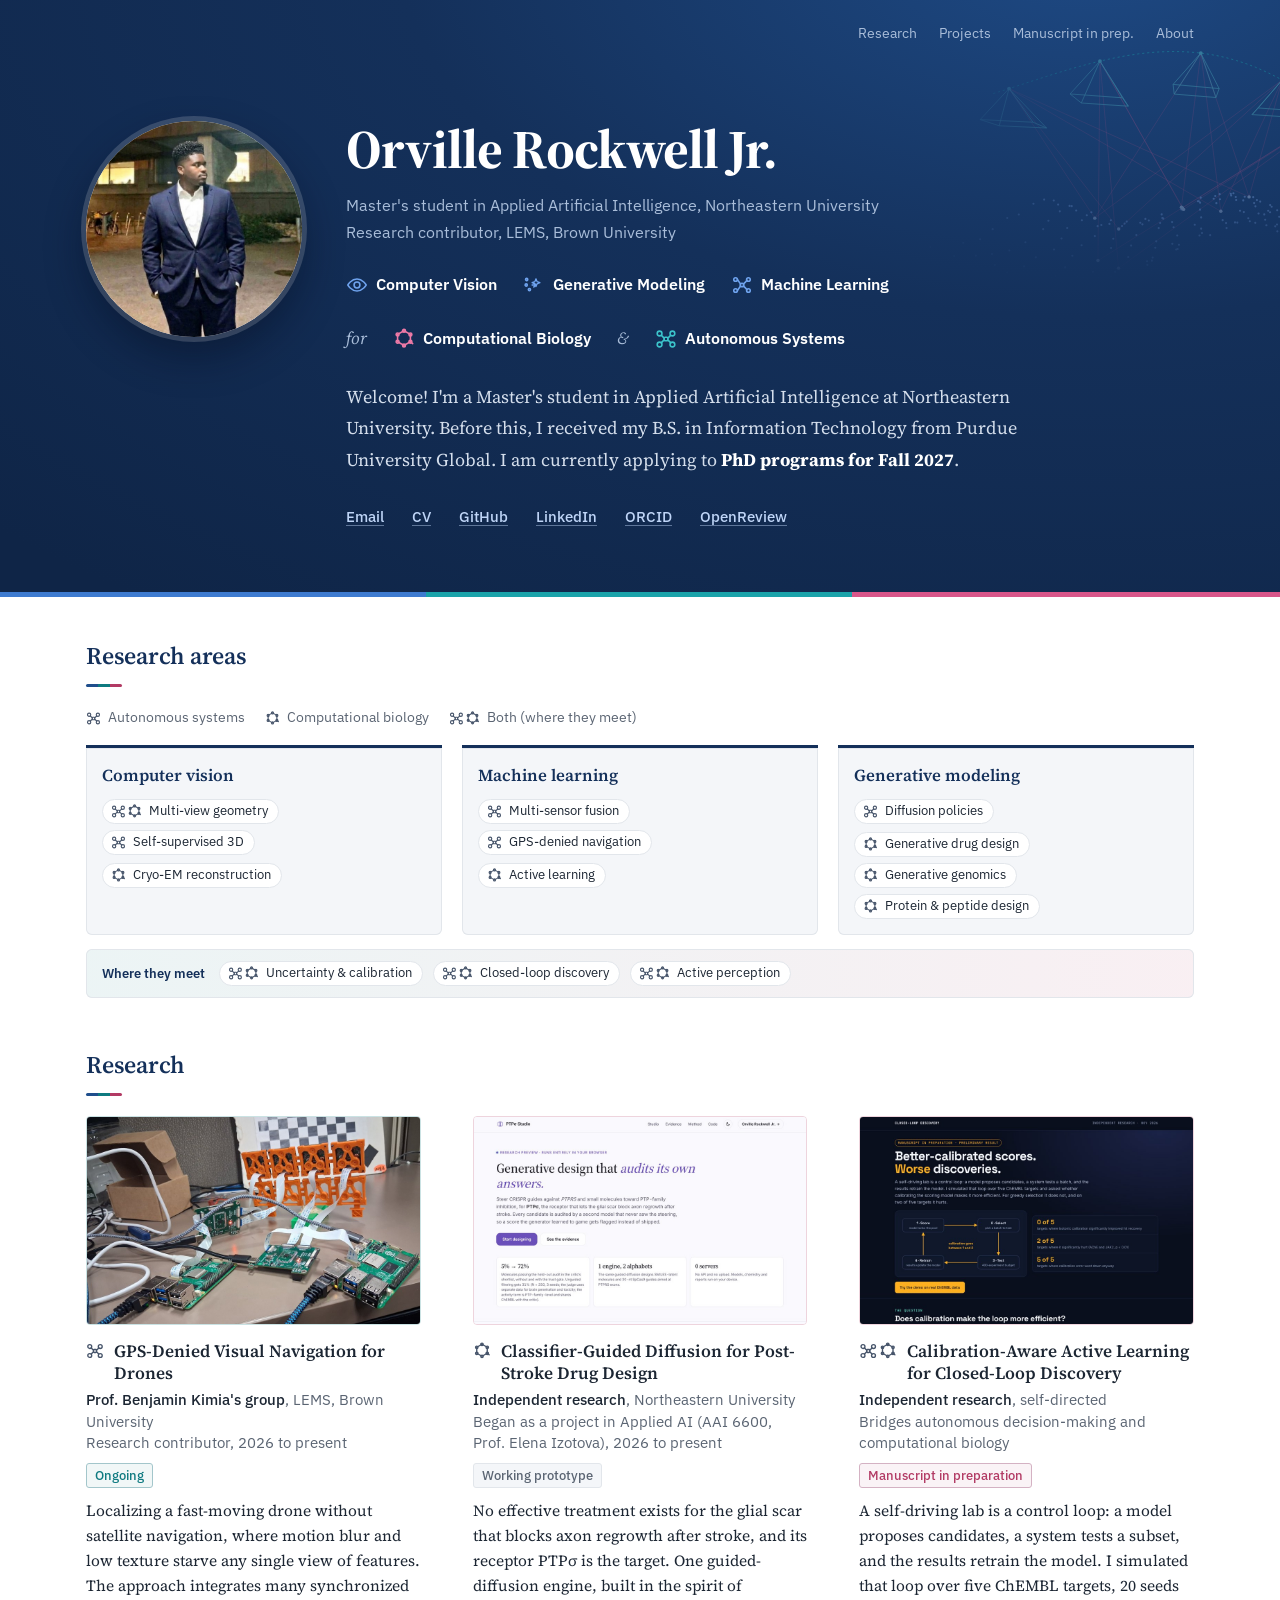
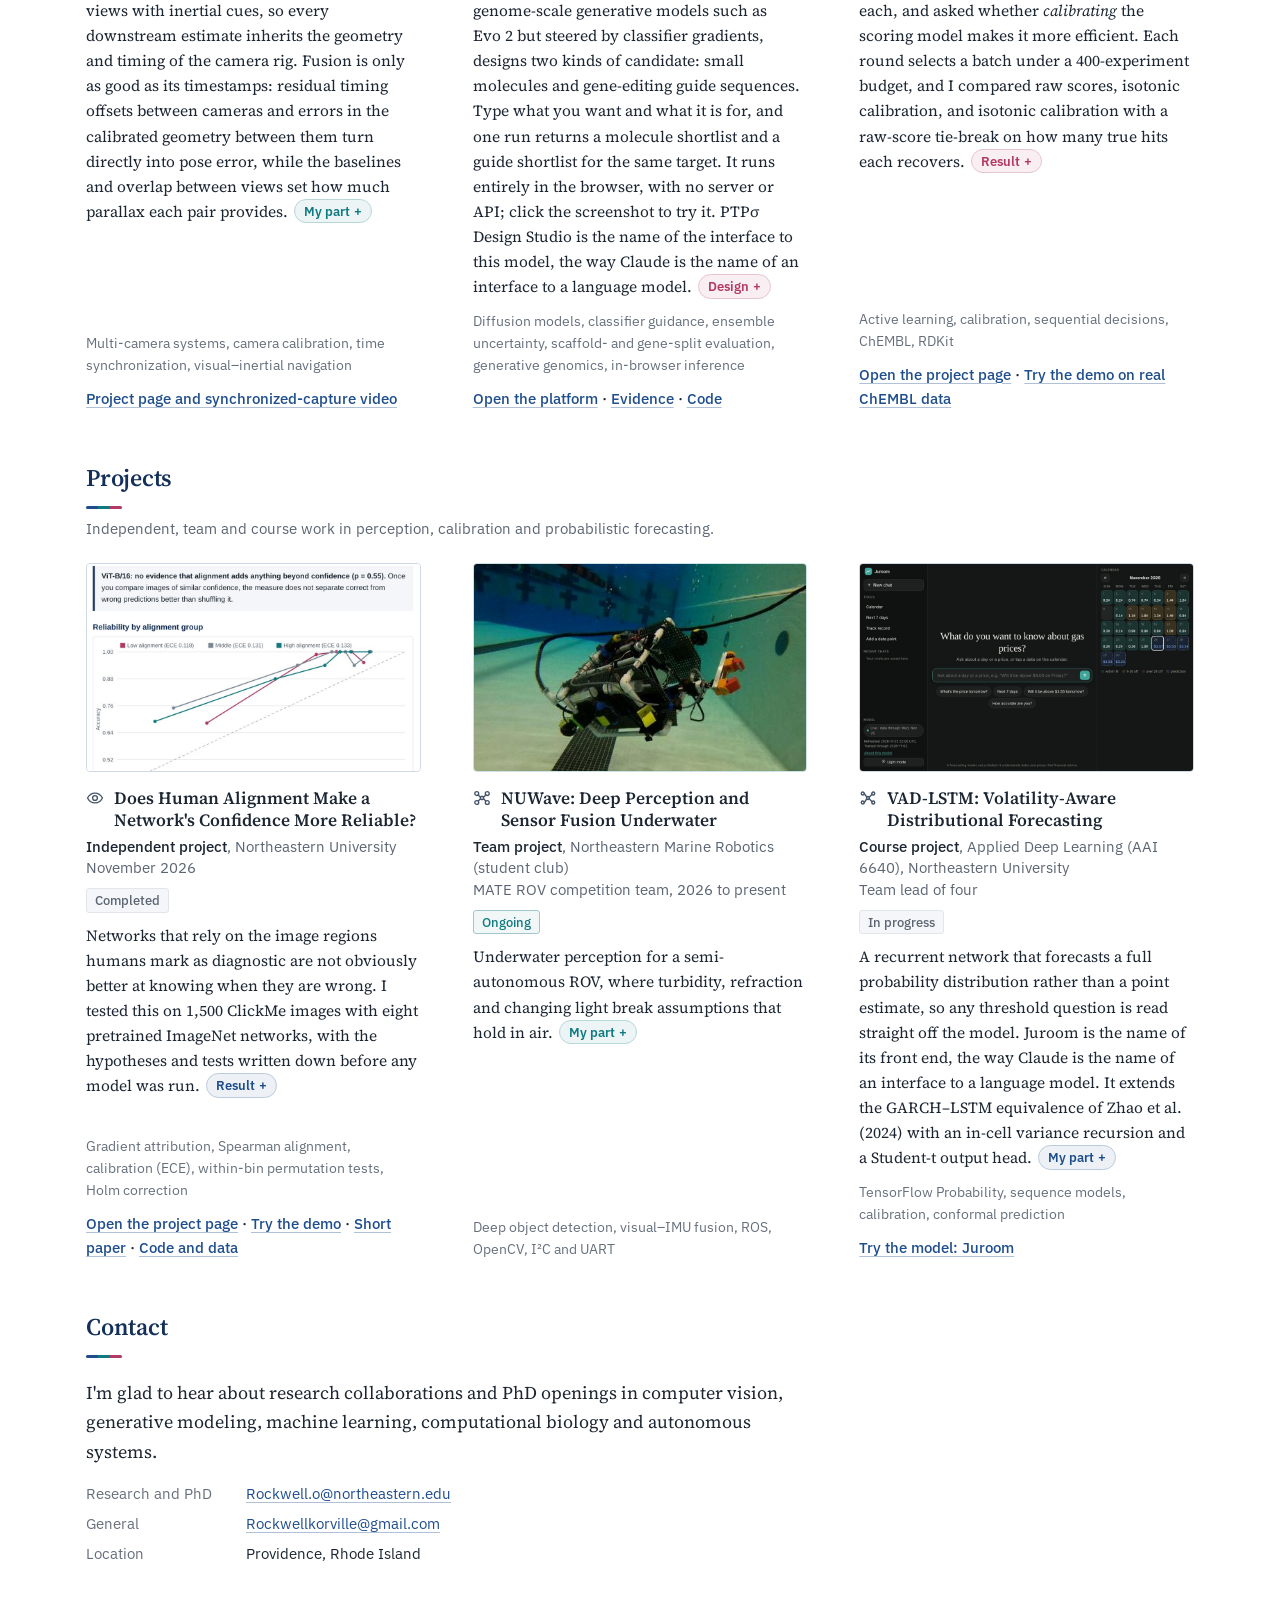
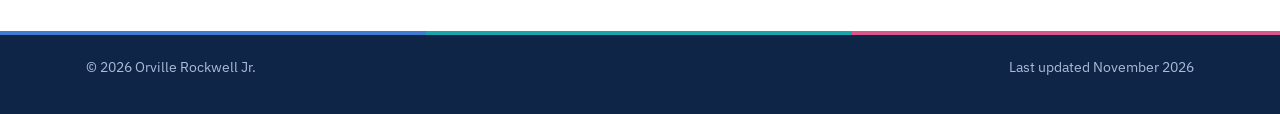
<file: index.html>
<!doctype html>
<html lang="en">
<head>
<meta charset="utf-8">
<meta name="viewport" content="width=device-width, initial-scale=1, viewport-fit=cover">
<title>Orville Rockwell Jr. | Computer vision, generative modeling and machine learning research</title>
<meta name="description" content="Orville Rockwell Jr. is a Master's student in Applied Artificial Intelligence at Northeastern University, whose research focuses on computer vision, generative modeling, and machine learning for computational biology and autonomous systems.">
<meta name="author" content="Orville Rockwell Jr.">
<meta name="theme-color" content="#14305A">
<link rel="canonical" href="https://orvillerockwelljr.com/">
<link rel="icon" href="favicon.svg" type="image/svg+xml">
<link rel="apple-touch-icon" href="assets/img/apple-touch-icon.png">
<meta property="og:type" content="profile">
<meta property="og:site_name" content="Orville Rockwell Jr.">
<meta property="og:title" content="Orville Rockwell Jr.">
<meta property="og:description" content="Orville Rockwell Jr. is a Master's student in Applied Artificial Intelligence at Northeastern University, whose research focuses on computer vision, generative modeling, and machine learning for computational biology and autonomous systems.">
<meta property="og:url" content="https://orvillerockwelljr.com/">
<meta property="og:image" content="https://orvillerockwelljr.com/assets/img/og.jpg">
<meta property="og:image:type" content="image/jpeg">
<meta property="og:image:width" content="1200">
<meta property="og:image:height" content="630">
<meta name="twitter:card" content="summary_large_image">
<meta name="twitter:title" content="Orville Rockwell Jr.">
<meta name="twitter:description" content="Orville Rockwell Jr. is a Master's student in Applied Artificial Intelligence at Northeastern University, whose research focuses on computer vision, generative modeling, and machine learning for computational biology and autonomous systems.">
<meta name="twitter:image" content="https://orvillerockwelljr.com/assets/img/og.jpg">
<script type="application/ld+json">{
  "@context": "https://schema.org",
  "@type": "Person",
  "name": "Orville Rockwell Jr.",
  "url": "https://orvillerockwelljr.com/",
  "image": "https://orvillerockwelljr.com/assets/img/profile-square.jpg",
  "email": "mailto:Rockwell.o@northeastern.edu",
  "jobTitle": "Master's Student in Applied Artificial Intelligence",
  "description": "Orville Rockwell Jr. is a Master's student in Applied Artificial Intelligence at Northeastern University, whose research focuses on computer vision, generative modeling, and machine learning for computational biology and autonomous systems.",
  "address": {"@type": "PostalAddress", "addressLocality": "Providence", "addressRegion": "RI", "addressCountry": "US"},
  "affiliation": {"@type": "CollegeOrUniversity", "name": "Northeastern University"},
  "alumniOf": {"@type": "CollegeOrUniversity", "name": "Purdue University Global"},
  "knowsAbout": ["Computer Vision", "Generative Modeling", "Machine Learning", "Computational Biology", "Autonomous Systems", "Active Learning", "Diffusion Models", "Drug Discovery", "Generative Genomics", "Protein Design"],
  "sameAs": ["https://github.com/OrvilleRockwellJr", "https://www.linkedin.com/in/orville-rockwell-jr-92806528a", "https://orcid.org/0009-0008-2864-4912", "https://openreview.net/profile?id=~Orville_Rockwell_Jr.1"]
}</script>
<link rel="preconnect" href="https://fonts.googleapis.com">
<link rel="preconnect" href="https://fonts.gstatic.com" crossorigin>
<link rel="stylesheet" href="https://fonts.googleapis.com/css2?family=IBM+Plex+Sans:wght@400;500;600&family=Source+Serif+4:ital,opsz,wght@0,8..60,400;0,8..60,600;0,8..60,700;1,8..60,400&display=swap">
<style>
/* Academic homepage: white paper, slate-blue ink, Source Serif 4 for reading, IBM Plex Sans for dates and metadata.
   Three thread colors mark each entry's domain: method (cobalt), autonomous systems (teal), computational biology (rose).
   One deliberate moment: the calibration board on the Brown entry detects its corners once when it scrolls into view. */
:root{
  --paper:#FFFFFF; --ink:#1C2633; --muted:#5B6573; --faint:#66707D; --rule:#E2E6EB; --wash:#F4F6F9;
  --cv:#1F4E8C; --auto:#0F7A80; --bio:#B23A64;
  --serif:"Source Serif 4",Georgia,"Times New Roman",serif;
  --sans:"IBM Plex Sans","Helvetica Neue",Arial,sans-serif;
  --col:46rem;
}
*{box-sizing:border-box}
html{scroll-behavior:smooth;-webkit-text-size-adjust:100%}
body{margin:0;background:var(--paper);color:var(--ink);font-family:var(--serif);font-size:18px;line-height:1.62;font-optical-sizing:auto;-webkit-font-smoothing:antialiased}
a{color:var(--cv);text-decoration:underline;text-decoration-color:color-mix(in srgb,var(--cv) 35%,transparent);text-underline-offset:3px;text-decoration-thickness:1px}
a:hover{text-decoration-color:var(--cv)}
a:focus-visible{outline:2px solid var(--cv);outline-offset:3px;border-radius:2px}
p{margin:0}
.skip{position:absolute;left:-9999px;top:0;background:var(--cv);color:#fff;padding:8px 14px;font-family:var(--sans);font-size:14px}
.skip:focus{left:0}
.page{max-width:calc(var(--col) + 26rem);margin:0 auto;padding:0 max(22px,env(safe-area-inset-left,0px)) 0 max(22px,env(safe-area-inset-right,0px))}

/* masthead: deep cobalt band with the three thread colors along its lower edge */
:root{--navy:#14305A;--navy-2:#0F2547;--on:#FFFFFF;--on-2:#D4DEEC;--on-3:#A9BDD9;--cv-bg:#EAF0F8;--auto-bg:#E6F3F3;--bio-bg:#F8E9EF}
.mast{overflow:hidden;background:radial-gradient(120% 140% at 85% -10%,#1E4A85 0%,var(--navy) 45%,var(--navy-2) 100%);color:var(--on);position:relative}
.mast::after{content:"";position:absolute;left:0;right:0;bottom:0;height:5px;background:linear-gradient(90deg,#3E7BD0 0 33.3%,#1AA3AA 33.3% 66.6%,#D9568A 66.6%)}
.mast a{color:#BFD5F7;text-decoration-color:rgba(191,213,247,.45)}
.mast a:hover{text-decoration-color:#BFD5F7}
.mast a:focus-visible{outline-color:#fff}
.mast .top a{color:var(--on-3)}
.mast .top a:hover{color:#fff}
.mast .hero{border-bottom:0;padding-bottom:56px}
.mast h1{color:#fff}
.mast .role{color:var(--on-3)}
.mast .focusline{color:#fff}
.mast .bio{color:var(--on-2)}
.mast .bio strong{color:#fff}
.mast .portrait{box-shadow:0 0 0 5px rgba(255,255,255,.16),0 18px 40px rgba(4,12,28,.45)}

/* masthead illustration: cameras on a flight path observing a sparse 3D point cloud */
.mvg{position:absolute;right:-90px;top:30px;width:min(470px,38vw);height:auto;pointer-events:none;opacity:.42;z-index:0;-webkit-mask-image:linear-gradient(100deg,transparent 8%,#000 45%),linear-gradient(180deg,#000 55%,transparent 92%);-webkit-mask-composite:source-in;mask-image:linear-gradient(100deg,transparent 8%,#000 45%),linear-gradient(180deg,#000 55%,transparent 92%);mask-composite:intersect}
.m-pt{fill:#7FA6E6}.m-pt.s{fill:#C9DBFA}
.m-ray{stroke:#D9568A;stroke-width:.8;opacity:.55}
.m-traj{fill:none;stroke:#1AA3AA;stroke-width:1.4;stroke-dasharray:3 4}
.m-fr{fill:none;stroke:#5CC8CF;stroke-width:1}
.m-cam{fill:#5CC8CF}
.mast .page{position:relative;z-index:1}
@media (max-width:900px){.mvg{display:none}}

/* top line */
.top{display:flex;justify-content:flex-end;gap:22px;padding:22px 0 0;font-family:var(--sans);font-size:14px}
.top a{color:var(--muted);text-decoration:none;white-space:nowrap}
@media (max-width:540px){.top{justify-content:flex-start;flex-wrap:wrap;gap:6px 18px;font-size:13.5px}}
.top a:hover{color:var(--ink)}

/* hero */
.hero{display:grid;grid-template-columns:1fr;gap:26px;padding:44px 0 40px;border-bottom:1px solid var(--rule)}
@media (min-width:760px){.hero{grid-template-columns:13.5rem minmax(0,1fr);gap:44px;align-items:start;padding-top:64px}}
.portrait{width:13.5rem;height:auto;max-width:62vw;aspect-ratio:1/1;object-fit:cover;object-position:50% 30%;border-radius:50%;display:block;background:var(--wash)}
h1{font-size:clamp(2.4rem,5.6vw,3.4rem);font-weight:700;letter-spacing:-.015em;line-height:1.05;margin:0}
.role{font-family:var(--sans);font-size:15.5px;color:var(--muted);margin-top:10px;line-height:1.5}
.focusline{font-size:1.32rem;font-style:italic;margin-top:18px;line-height:1.4;color:var(--ink)}
.bio{margin-top:16px;max-width:var(--col)}
.bio p+p{margin-top:12px}
.links{display:flex;flex-wrap:wrap;gap:6px 20px;margin-top:20px;font-family:var(--sans);font-size:15px;font-weight:500}

/* research focus chips */
.focus{display:flex;flex-wrap:wrap;align-items:center;gap:12px 26px;margin-top:22px}
.chip{display:inline-flex;align-items:center;gap:8px;font-family:var(--sans);font-size:15.5px;font-weight:600;color:#fff;padding:0;border:0;background:none}
.chip svg{width:22px;height:22px;fill:none;stroke:var(--cc);stroke-width:1.7;stroke-linecap:round;stroke-linejoin:round;flex:none}
.chip.c1{--cc:#6FA3EE}.chip.c2{--cc:#3CC4CB}.chip.c3{--cc:#EE7AA7}
.brk{flex-basis:100%;height:0}
.join{font-family:var(--serif);font-style:italic;color:var(--on-3);font-size:17px}
@media (max-width:540px){.chip{font-size:14.5px}}
@media print{.chip{color:#000;background:none}.join{color:#333}}

/* sections */
section{padding:40px 0 8px}
main section[id]{scroll-margin-top:16px}
h2{font-size:1.5rem;font-weight:600;letter-spacing:-.01em;margin:0 0 20px;color:var(--navy)}
h2::after{content:"";display:block;width:36px;height:3px;border-radius:2px;margin-top:8px;background:linear-gradient(90deg,var(--cv) 0 33.3%,var(--auto) 33.3% 66.6%,var(--bio) 66.6%)}
.sub{font-family:var(--sans);font-size:14.5px;color:var(--muted);margin:-12px 0 22px;max-width:var(--col)}

/* research focus */
.threads{display:grid;gap:14px;max-width:calc(var(--col) + 7rem);margin:0;padding:0;list-style:none}
.threads li{display:grid;grid-template-columns:12px 13rem minmax(0,1fr);gap:0 14px;align-items:start}
.threads .mk{width:10px;height:10px;border-radius:50%;margin-top:.62em}
.threads b{font-weight:600}
.threads span.d{color:var(--muted)}
@media (max-width:640px){.threads li{grid-template-columns:12px minmax(0,1fr)}.threads span.d{grid-column:2}}
.mk.cv{background:var(--cv)} .mk.auto{background:var(--auto)} .mk.bio{background:var(--bio)}

/* research areas: three method cards + shared strip */
.venn-legend{display:flex;flex-wrap:wrap;gap:6px 20px;margin:0 0 16px;font-family:var(--sans);font-size:13.5px;color:var(--muted)}
.venn-legend span{display:inline-flex;align-items:center;gap:7px}
.venn-legend i,.vp::before{content:"";display:inline-block;flex:none;width:15px;height:15px;background:#46546A;-webkit-mask:var(--ic) center/contain no-repeat;mask:var(--ic) center/contain no-repeat}
.d-auto{--ic:url("data:image/svg+xml,%3Csvg xmlns='http://www.w3.org/2000/svg' viewBox='0 0 24 24' fill='none' stroke='black' stroke-width='1.8' stroke-linecap='round' stroke-linejoin='round'%3E%3Ccircle cx='5' cy='6' r='2.6'/%3E%3Ccircle cx='19' cy='6' r='2.6'/%3E%3Ccircle cx='5' cy='18' r='2.6'/%3E%3Ccircle cx='19' cy='18' r='2.6'/%3E%3Cpath d='M7 8l3 3m4 0l3-3M7 16l3-3m4 0l3 3'/%3E%3Crect x='10' y='10' width='4' height='4' rx='1'/%3E%3C/svg%3E")}.d-bio{--ic:url("data:image/svg+xml,%3Csvg xmlns='http://www.w3.org/2000/svg' viewBox='0 0 24 24' fill='none' stroke='black' stroke-width='1.8' stroke-linecap='round' stroke-linejoin='round'%3E%3Cpath d='M12 3l7 4v8l-7 4-7-4V7z'/%3E%3Ccircle cx='12' cy='3' r='1.6'/%3E%3Ccircle cx='19' cy='7' r='1.6'/%3E%3Ccircle cx='19' cy='15' r='1.6'/%3E%3Ccircle cx='12' cy='19' r='1.6'/%3E%3Ccircle cx='5' cy='15' r='1.6'/%3E%3Ccircle cx='5' cy='7' r='1.6'/%3E%3Cpath d='M19 15l2.5 2'/%3E%3C/svg%3E")}.d-both{--ic:url("data:image/svg+xml,%3Csvg xmlns='http://www.w3.org/2000/svg' viewBox='0 0 50 24' fill='none' stroke='black' stroke-width='1.8' stroke-linecap='round' stroke-linejoin='round'%3E%3Ccircle cx='5' cy='6' r='2.6'/%3E%3Ccircle cx='19' cy='6' r='2.6'/%3E%3Ccircle cx='5' cy='18' r='2.6'/%3E%3Ccircle cx='19' cy='18' r='2.6'/%3E%3Cpath d='M7 8l3 3m4 0l3-3M7 16l3-3m4 0l3 3'/%3E%3Crect x='10' y='10' width='4' height='4' rx='1'/%3E%3Cg transform='translate%2826 0%29'%3E%3Cpath d='M12 3l7 4v8l-7 4-7-4V7z'/%3E%3Ccircle cx='12' cy='3' r='1.6'/%3E%3Ccircle cx='19' cy='7' r='1.6'/%3E%3Ccircle cx='19' cy='15' r='1.6'/%3E%3Ccircle cx='12' cy='19' r='1.6'/%3E%3Ccircle cx='5' cy='15' r='1.6'/%3E%3Ccircle cx='5' cy='7' r='1.6'/%3E%3Cpath d='M19 15l2.5 2'/%3E%3C/g%3E%3C/svg%3E")}
.d-both.vp::before,.venn-legend i.d-both{width:31px}
.d-cv{--ic:url("data:image/svg+xml,%3Csvg xmlns='http://www.w3.org/2000/svg' viewBox='0 0 24 24' fill='none' stroke='black' stroke-width='1.8' stroke-linecap='round' stroke-linejoin='round'%3E%3Cpath d='M2 12s3.6-6.5 10-6.5S22 12 22 12s-3.6 6.5-10 6.5S2 12 2 12z'/%3E%3Ccircle cx='12' cy='12' r='3.2'/%3E%3C/svg%3E")}.d-ml{--ic:url("data:image/svg+xml,%3Csvg xmlns='http://www.w3.org/2000/svg' viewBox='0 0 24 24' fill='none' stroke='black' stroke-width='1.8' stroke-linecap='round' stroke-linejoin='round'%3E%3Ccircle cx='5' cy='6' r='2'/%3E%3Ccircle cx='5' cy='18' r='2'/%3E%3Ccircle cx='12' cy='12' r='2'/%3E%3Ccircle cx='19' cy='6' r='2'/%3E%3Ccircle cx='19' cy='18' r='2'/%3E%3Cpath d='M7 6l3.5 5M7 18l3.5-5M13.5 11l4-4M13.5 13l4 4'/%3E%3C/svg%3E")}
.entry h3 .mk.ic{width:18px;height:18px;border-radius:0;background:#46546A;-webkit-mask:var(--ic) center/contain no-repeat;mask:var(--ic) center/contain no-repeat;transform:translateY(3px)}
.entry h3 .mk.ic.d-both{width:38px}
.mcards{display:grid;grid-template-columns:1fr;gap:14px;margin:0;padding:0;list-style:none}
@media (min-width:860px){.mcards{grid-template-columns:repeat(3,minmax(0,1fr));gap:20px}}
.mcard{border-top:3px solid var(--navy);background:var(--wash);border-radius:0 0 6px 6px;padding:14px 16px 16px;box-shadow:inset 0 0 0 1px var(--rule)}
.mcard h3{font-size:1.05rem;font-weight:600;margin:0 0 10px;color:var(--navy)}
.pg{display:flex;flex-wrap:wrap;gap:6px;margin-top:8px}
.vp{display:inline-flex;align-items:center;gap:7px;font-family:var(--sans);font-size:13px;line-height:1.3;color:var(--ink);background:#fff;border:1px solid var(--rule);border-radius:999px;padding:3px 10px 3px 8px}
.meet{margin-top:14px;display:flex;flex-wrap:wrap;align-items:center;gap:8px 10px;padding:12px 16px;border-radius:6px;background:linear-gradient(90deg,color-mix(in srgb,var(--auto) 8%,#fff),color-mix(in srgb,var(--bio) 8%,#fff));box-shadow:inset 0 0 0 1px var(--rule)}
.meet b{font-family:var(--sans);font-size:13px;font-weight:600;color:var(--navy);margin-right:4px}
.more{margin-top:10px;font-family:var(--sans);font-size:15px;font-weight:500}
.lead{max-width:calc(var(--col) + 6rem);margin:-4px 0 22px;font-size:17.5px}

/* area icons and tags */
.area .ic{display:inline-flex;width:40px;height:40px;border-radius:50%;align-items:center;justify-content:center;background:color-mix(in srgb,var(--ac) 12%,#fff);margin-bottom:10px}
.area .ic svg{width:22px;height:22px;fill:none;stroke:var(--ac);stroke-width:1.7;stroke-linecap:round;stroke-linejoin:round}
.area .tags{display:flex;flex-wrap:wrap;gap:6px;margin-top:12px}
.area .tags span{font-family:var(--sans);font-size:12.5px;color:var(--ac);background:color-mix(in srgb,var(--ac) 8%,#fff);border:1px solid color-mix(in srgb,var(--ac) 25%,#fff);border-radius:999px;padding:2px 9px;line-height:1.5}

/* methods and tools */
.tools{display:grid;grid-template-columns:1fr;gap:14px 28px;margin:0}
@media (min-width:760px){.tools{grid-template-columns:repeat(2,minmax(0,1fr))}}
.tools div{border-left:2px solid var(--rule);padding-left:14px}
.tools dt{font-weight:600;color:var(--navy)}
.tools dd{margin:3px 0 0;font-family:var(--sans);font-size:14.5px;color:var(--muted);line-height:1.55}

/* outside the lab */
.extra{list-style:none;margin:0;padding:0;display:grid;gap:12px;max-width:calc(var(--col) + 4rem)}
.extra li{display:grid;grid-template-columns:9.5rem minmax(0,1fr);gap:0 18px;align-items:baseline;padding:10px 0;border-top:1px solid var(--rule)}
.extra li:first-child{border-top:0;padding-top:0}
.extra .k{font-family:var(--sans);font-size:14px;font-weight:500;color:var(--faint)}
.extra p{font-size:16.5px}
.extra cite{font-style:italic}
@media (max-width:540px){.extra li{grid-template-columns:1fr;gap:2px}}

/* education and experience */
.edu{list-style:none;margin:0;padding:0;display:flex;flex-direction:column;gap:16px;max-width:calc(var(--col) + 7rem)}
.edu li{display:grid;grid-template-columns:minmax(0,1fr) auto;gap:2px 18px;align-items:baseline}
.edu b{font-weight:600}
.edu .when{font-family:var(--sans);font-size:14.5px;color:var(--muted);white-space:nowrap;font-variant-numeric:tabular-nums}
.edu .det{grid-column:1/-1;font-family:var(--sans);font-size:14.5px;color:var(--muted);line-height:1.5}
@media (max-width:540px){.edu li{grid-template-columns:1fr}.edu .when{grid-row:2}}

/* publications */
.pubs{list-style:none;margin:0;padding:0;max-width:calc(var(--col) + 7rem);display:flex;flex-direction:column;gap:14px}
.pubs li{padding-left:14px;border-left:3px solid var(--bio)}
.pubs .tt{font-weight:600}
.pubs .vn{font-family:var(--sans);font-size:14.5px;color:var(--muted);margin-top:3px}

/* news */
.news{list-style:none;margin:0;padding:0;max-width:calc(var(--col) + 7rem)}
.news li{display:grid;grid-template-columns:6.5rem minmax(0,1fr);gap:16px;padding:7px 0}
.news time{font-family:var(--sans);font-size:14.5px;font-weight:500;color:var(--cv);padding-top:2px;font-variant-numeric:tabular-nums}
@media (max-width:540px){.news li{grid-template-columns:1fr;gap:0}}

/* entries */
.entries{display:flex;flex-direction:column;gap:34px}
.entry{display:grid;grid-template-columns:1fr;gap:14px}
@media (min-width:760px){.entry{grid-template-columns:16.5rem minmax(0,1fr);gap:30px}}
.thumb{position:relative;aspect-ratio:16/10;background:var(--tbg,var(--wash));border:1px solid color-mix(in srgb,var(--t,var(--cv)) 22%,#fff);border-radius:4px;overflow:hidden;max-width:24rem}
.thumb img{width:100%;height:100%;object-fit:cover;display:block}
.thumb svg{position:absolute;inset:0;width:100%;height:100%}
.entry h3{font-size:1.18rem;font-weight:600;line-height:1.3;margin:0;display:flex;gap:10px;align-items:baseline}
.entry h3 .mk{flex:none;width:9px;height:9px;border-radius:50%;transform:translateY(-2px)}
.where{font-family:var(--sans);font-size:14.5px;color:var(--muted);margin-top:4px;line-height:1.5}
.where b{color:var(--ink);font-weight:500}
.status{display:inline-block;font-family:var(--sans);font-size:12.5px;font-weight:500;line-height:1;padding:5px 8px;border-radius:3px;margin-top:9px;background:var(--wash);color:var(--muted);border:1px solid var(--rule)}
.status.live{color:var(--auto);border-color:color-mix(in srgb,var(--auto) 30%,var(--rule));background:color-mix(in srgb,var(--auto) 6%,#fff)}
.status.result{color:var(--bio);border-color:color-mix(in srgb,var(--bio) 30%,var(--rule));background:color-mix(in srgb,var(--bio) 6%,#fff)}
.entry .sum{margin-top:10px;max-width:var(--col);font-size:17px}
.more{margin-top:10px;font-family:var(--sans);font-size:15px;font-weight:500}
.methods{font-family:var(--sans);font-size:13.5px;color:var(--faint);margin-top:8px}

/* key line under each entry: the one sentence a skimmer should leave with */
.key{margin-top:12px;padding:2px 0 2px 14px;border-left:3px solid var(--t,var(--cv));font-size:17px;max-width:var(--col)}
.key b{font-weight:600}
.cur{margin-top:12px;padding:10px 14px 10px 16px;border-left:3px solid var(--t,var(--cv));background:color-mix(in srgb,var(--t,var(--cv)) 5%,#fff);border-radius:0 4px 4px 0;font-size:17px;max-width:var(--col)}
.cur b{font-weight:600}
.entry.t-auto{--t:var(--auto);--tbg:var(--auto-bg)} .entry.t-bio{--t:var(--bio);--tbg:var(--bio-bg)} .entry.t-cv{--t:var(--cv);--tbg:var(--cv-bg)}
.entry h3{color:var(--ink)}
.key{background:color-mix(in srgb,var(--t,var(--cv)) 5%,#fff);padding:10px 14px 10px 16px;border-radius:0 4px 4px 0}

/* questions I want to pursue */
.qs{list-style:none;margin:0;padding:0;display:flex;flex-direction:column;gap:14px}
.qs li{display:grid;grid-template-columns:12px minmax(0,1fr);gap:0 16px}
.qs .mk{width:10px;height:10px;border-radius:50%;margin-top:.7em}
.qs q{display:block;font-size:1.24rem;font-style:italic;line-height:1.4;quotes:none}
.qs p{color:var(--muted);margin-top:6px;font-size:16.5px}
.agenda{background:linear-gradient(135deg,var(--cv-bg),#F1F4FA 55%,var(--bio-bg));border-radius:8px;padding:26px;margin-top:8px}
.qs li{background:#fff;border-radius:6px;padding:18px 20px 18px 18px;box-shadow:0 1px 2px rgba(20,48,90,.06);border-left:4px solid var(--qc)}
.qs li .mk{display:none}
.qs li{grid-template-columns:minmax(0,1fr)!important}
@media (max-width:540px){.agenda{padding:22px 18px 24px;margin-left:-6px;margin-right:-6px}}

/* compact projects */
.compact{list-style:none;margin:0;padding:0;max-width:var(--col);display:flex;flex-direction:column;gap:18px}
.compact h3{font-size:1.08rem;font-weight:600;margin:0}
.compact p.sum{font-size:16.5px;margin-top:4px}

/* figures */
.fig text{font-family:var(--sans);font-size:12.5px;fill:var(--muted)}
.fig .lbl{fill:var(--ink);font-weight:500}
.st{fill:none;stroke-width:1.6;stroke-linecap:round;stroke-linejoin:round}
.st-faint{stroke:#C9D0D8} .st-mute{stroke:var(--faint)}
.st-cv{stroke:var(--cv)} .st-auto{stroke:var(--auto)} .st-bio{stroke:var(--bio)}
.fl-cv{fill:var(--cv)} .fl-auto{fill:var(--auto)} .fl-bio{fill:var(--bio)}
.fl-box{fill:#fff} .fl-track{fill:#E3E7EC}

/* calibration board */
.b-paper{fill:#fff;stroke:#C9D0D8;stroke-width:1}
.b-sq{fill:#2A3340}
.b-line{fill:none;stroke-width:1.5;stroke-linejoin:round}
.b-pt{fill:#fff;stroke-width:1.8}
.c-auto{stroke:var(--auto)} .c-ml{stroke:var(--cv)} .c-bio{stroke:var(--bio)}
.board .b-pt{opacity:0;transform-box:fill-box;transform-origin:center}
.board .b-line{stroke-dasharray:240;stroke-dashoffset:240}
.board.go .b-pt{animation:pt .32s cubic-bezier(.2,.7,.3,1.4) forwards;animation-delay:calc(var(--i) * 28ms + 120ms)}
.board.go .b-line{animation:ln .5s ease-out forwards;animation-delay:calc(var(--r) * 196ms + 260ms)}
@keyframes pt{from{opacity:0;transform:scale(.2)}to{opacity:1;transform:scale(1)}}
@keyframes ln{to{stroke-dashoffset:0}}
.board .cap{font-family:var(--sans);font-size:10.5px;fill:var(--muted)}
@media (prefers-reduced-motion:reduce){html{scroll-behavior:auto}.board .b-pt{opacity:1}.board .b-line{stroke-dashoffset:0}.board.go .b-pt,.board.go .b-line{animation:none}}

/* contact + footer */
.contact p{max-width:var(--col)}
.contact dl{display:grid;grid-template-columns:9rem minmax(0,1fr);gap:6px 16px;margin:16px 0 0;font-family:var(--sans);font-size:15px}
.contact dt{color:var(--faint)}
.contact dd{margin:0;word-break:break-word}
@media (max-width:540px){.contact dl{grid-template-columns:1fr;gap:0}.contact dd{margin-bottom:8px}}
footer{margin-top:56px;background:var(--navy-2);color:var(--on-3);font-family:var(--sans);font-size:13.5px;position:relative}
footer::before{content:"";position:absolute;left:0;right:0;top:0;height:4px;background:linear-gradient(90deg,#3E7BD0 0 33.3%,#1AA3AA 33.3% 66.6%,#D9568A 66.6%)}
.foot{display:flex;justify-content:space-between;gap:12px;flex-wrap:wrap;padding-top:26px;padding-bottom:36px}
@media print{
  .mast{background:none!important;color:#000}.mast::after,.mvg,.top,footer::before{display:none}
  .mast h1,.mast .focusline,.mast .bio,.mast .bio strong{color:#000}.mast .role{color:#333}.mast a{color:#000}
  .portrait{box-shadow:none}.agenda{background:none;padding:0}.qs li{box-shadow:none;border:1px solid #ccc}
  footer{background:none;color:#333}.entry{break-inside:avoid}a{text-decoration:none}
  .board .b-pt{opacity:1!important;animation:none!important}.board .b-line{stroke-dashoffset:0!important;animation:none!important}
}
/* side-by-side layout for research, projects and questions */
@media (min-width:900px){
  .entries.cols3,.entries.cols2{display:grid;gap:56px 52px;align-items:start}
  .entries.cols3{grid-template-columns:repeat(3,minmax(0,1fr))}
  .entries.cols2{grid-template-columns:repeat(2,minmax(0,1fr))}
  .entries.cols3 .entry,.entries.cols2 .entry{grid-template-columns:1fr;gap:14px}
  .entries.cols3 .thumb,.entries.cols2 .thumb{max-width:none}
  .entries.cols3 .sum,.entries.cols3 .key,.entries.cols3 .cur{font-size:15.5px}
  .entries.cols2 .sum,.entries.cols2 .key{font-size:16px}
  .entries.cols3 h3,.entries.cols2 h3{font-size:1.08rem}
  .entries.cols3{align-items:stretch}
  .entries.cols3 .entry{display:flex;flex-direction:column}
  .entries.cols3 .entry>div:last-child{flex:1;display:flex;flex-direction:column;align-items:stretch}
  .entries.cols3 .entry>div:last-child .status{align-self:flex-start}
  .entries.cols3 .entry>div:last-child .methods{margin-top:auto;padding-top:12px}
  .qs{display:grid;grid-template-columns:repeat(3,minmax(0,1fr));gap:26px}
  .qs q{font-size:1.08rem}
  .qs p{font-size:15px}
}
/* expandable detail ("My part", "Result", "Design") */
.js .entry .key{display:none}
.js .entry.open .key{display:block}
.more-btn{display:inline-flex;align-items:center;gap:4px;margin-left:6px;vertical-align:1px;font-family:var(--sans);font-size:12.5px;font-weight:600;line-height:1;padding:5px 9px;border-radius:999px;cursor:pointer;color:var(--t,var(--cv));background:color-mix(in srgb,var(--t,var(--cv)) 8%,#fff);border:1px solid color-mix(in srgb,var(--t,var(--cv)) 30%,#fff)}
.more-btn:hover{background:color-mix(in srgb,var(--t,var(--cv)) 15%,#fff)}
.more-btn:focus-visible{outline:2px solid var(--t,var(--cv));outline-offset:2px}
.entry.open .sum .more-btn{display:none}
.less-btn[hidden]{display:none}
.less-btn{display:block;margin-top:8px;padding:0;border:0;background:none;cursor:pointer;font-family:var(--sans);font-size:13.5px;font-weight:500;color:var(--t,var(--cv));text-decoration:underline;text-underline-offset:3px}
@media print{.js .entry .key{display:block}.more-btn,.less-btn{display:none!important}}
/* hero spacing */
.mast .role{margin-top:14px;line-height:1.75}
.mast .focus{margin-top:26px;gap:14px 26px}
.mast .bio{margin-top:28px;line-height:1.75}
.mast .links{margin-top:30px;gap:10px 28px}
@media (min-width:760px){.mast .hero{padding-top:76px;padding-bottom:68px}}
</style>

<style>.entry .thumb img{transition:transform .25s ease,box-shadow .25s ease}.entry .thumb:hover img{transform:translateY(-2px);box-shadow:0 8px 22px rgba(11,30,60,.18)}@media(prefers-reduced-motion:reduce){.entry .thumb img{transition:none}.entry .thumb:hover img{transform:none}}</style>
</head>
<body>
<a class="skip" href="#main">Skip to content</a>
<div class="mast">
<svg class="mvg" viewBox="-320 200 660 380" aria-hidden="true" focusable="false">
<line x1="-166.9" y1="282.3" x2="-12.9" y2="479.4" class="m-ray"/>
<line x1="-166.9" y1="282.3" x2="130.5" y2="454.6" class="m-ray"/>
<line x1="-166.9" y1="282.3" x2="170.2" y2="434.4" class="m-ray"/>
<line x1="-166.9" y1="282.3" x2="-46.5" y2="464.2" class="m-ray"/>
<line x1="-39.2" y1="243.7" x2="-13.1" y2="534.5" class="m-ray"/>
<line x1="-39.2" y1="243.7" x2="-42.0" y2="523.8" class="m-ray"/>
<line x1="-39.2" y1="243.7" x2="76.6" y2="450.0" class="m-ray"/>
<line x1="-39.2" y1="243.7" x2="78.2" y2="451.9" class="m-ray"/>
<line x1="102.4" y1="232.4" x2="130.5" y2="454.6" class="m-ray"/>
<line x1="102.4" y1="232.4" x2="170.2" y2="434.4" class="m-ray"/>
<line x1="102.4" y1="232.4" x2="-46.5" y2="464.2" class="m-ray"/>
<line x1="102.4" y1="232.4" x2="75.2" y2="448.9" class="m-ray"/>
<line x1="216.7" y1="270.2" x2="-12.9" y2="479.4" class="m-ray"/>
<line x1="216.7" y1="270.2" x2="130.5" y2="454.6" class="m-ray"/>
<line x1="216.7" y1="270.2" x2="170.2" y2="434.4" class="m-ray"/>
<line x1="216.7" y1="270.2" x2="-46.5" y2="464.2" class="m-ray"/>
<line x1="289.0" y1="316.5" x2="-13.1" y2="534.5" class="m-ray"/>
<line x1="289.0" y1="316.5" x2="-42.0" y2="523.8" class="m-ray"/>
<line x1="289.0" y1="316.5" x2="76.6" y2="450.0" class="m-ray"/>
<line x1="289.0" y1="316.5" x2="78.2" y2="451.9" class="m-ray"/>
<polyline class="m-traj" points="-189.1,289.2 -178.5,286.0 -167.1,282.4 -154.8,278.4 -141.9,274.1 -128.2,269.7 -113.8,265.0 -98.9,260.3 -83.6,255.6 -67.8,251.1 -51.6,246.8 -35.3,242.8 -18.7,239.2 -2.2,236.1 14.4,233.6 30.9,231.7 47.3,230.6 63.4,230.2 79.2,230.5 94.8,231.6 109.9,233.4 124.7,235.9 139.0,239.1 152.8,243.0 166.1,247.3 178.9,252.2 191.2,257.5 202.9,263.0 214.1,268.8 224.7,274.7 234.7,280.6 244.1,286.5 253.0,292.2 261.3,297.7 269.1,303.0 276.3,307.9 283.0,312.4 289.1,316.6 294.8,320.3 299.9,323.6"/>
<circle cx="-305.2" cy="494.4" r="1.5" class="m-pt"/>
<circle cx="-277.4" cy="504.7" r="1.5" class="m-pt"/>
<circle cx="-231.2" cy="498.7" r="1.5" class="m-pt"/>
<circle cx="-207.5" cy="493.8" r="1.5" class="m-pt"/>
<circle cx="-189.9" cy="479.7" r="1.5" class="m-pt"/>
<circle cx="-169.4" cy="464.0" r="1.5" class="m-pt"/>
<circle cx="-153.2" cy="459.1" r="1.5" class="m-pt"/>
<circle cx="-132.6" cy="444.0" r="1.5" class="m-pt"/>
<circle cx="-117.6" cy="438.2" r="1.5" class="m-pt"/>
<circle cx="-104.1" cy="439.4" r="1.5" class="m-pt"/>
<circle cx="-98.0" cy="445.2" r="1.5" class="m-pt"/>
<circle cx="-243.9" cy="517.5" r="1.5" class="m-pt"/>
<circle cx="-213.5" cy="516.9" r="1.5" class="m-pt"/>
<circle cx="-190.9" cy="514.6" r="1.5" class="m-pt"/>
<circle cx="-166.4" cy="509.6" r="1.5" class="m-pt"/>
<circle cx="-143.9" cy="498.1" r="1.5" class="m-pt"/>
<circle cx="-118.9" cy="479.7" r="1.5" class="m-pt"/>
<circle cx="-111.6" cy="467.8" r="1.5" class="m-pt"/>
<circle cx="-95.6" cy="454.7" r="1.5" class="m-pt"/>
<circle cx="-81.9" cy="447.0" r="1.5" class="m-pt"/>
<circle cx="-78.9" cy="447.4" r="1.5" class="m-pt"/>
<circle cx="-72.6" cy="453.5" r="1.5" class="m-pt"/>
<circle cx="-186.9" cy="530.1" r="1.5" class="m-pt"/>
<circle cx="-169.4" cy="540.5" r="1.5" class="m-pt"/>
<circle cx="-145.8" cy="532.0" r="1.5" class="m-pt"/>
<circle cx="-129.3" cy="519.3" r="1.5" class="m-pt"/>
<circle cx="-103.7" cy="508.3" r="1.5" class="m-pt"/>
<circle cx="-93.2" cy="492.8" r="1.5" class="m-pt"/>
<circle cx="-85.2" cy="478.0" r="1.5" class="m-pt"/>
<circle cx="-64.6" cy="467.2" r="1.5" class="m-pt"/>
<circle cx="-57.7" cy="460.1" r="1.5" class="m-pt"/>
<circle cx="-51.3" cy="456.0" r="1.5" class="m-pt"/>
<circle cx="-46.5" cy="464.2" r="2.4" class="m-pt s"/>
<circle cx="-144.9" cy="560.3" r="1.5" class="m-pt"/>
<circle cx="-107.6" cy="548.1" r="1.5" class="m-pt"/>
<circle cx="-101.8" cy="545.8" r="1.5" class="m-pt"/>
<circle cx="-88.1" cy="533.4" r="1.5" class="m-pt"/>
<circle cx="-78.0" cy="517.1" r="1.5" class="m-pt"/>
<circle cx="-65.0" cy="502.2" r="1.5" class="m-pt"/>
<circle cx="-46.4" cy="489.4" r="1.5" class="m-pt"/>
<circle cx="-42.5" cy="475.5" r="1.5" class="m-pt"/>
<circle cx="-37.3" cy="473.8" r="1.5" class="m-pt"/>
<circle cx="-25.9" cy="472.3" r="1.5" class="m-pt"/>
<circle cx="-23.9" cy="467.1" r="1.5" class="m-pt"/>
<circle cx="-92.5" cy="552.0" r="1.5" class="m-pt"/>
<circle cx="-70.8" cy="547.0" r="1.5" class="m-pt"/>
<circle cx="-63.2" cy="547.7" r="1.5" class="m-pt"/>
<circle cx="-49.1" cy="539.6" r="1.5" class="m-pt"/>
<circle cx="-42.0" cy="523.8" r="2.4" class="m-pt s"/>
<circle cx="-23.6" cy="506.2" r="1.5" class="m-pt"/>
<circle cx="-20.5" cy="493.1" r="1.5" class="m-pt"/>
<circle cx="-12.9" cy="479.4" r="2.4" class="m-pt s"/>
<circle cx="-8.2" cy="475.4" r="1.5" class="m-pt"/>
<circle cx="-4.6" cy="471.9" r="1.5" class="m-pt"/>
<circle cx="-1.6" cy="469.1" r="1.5" class="m-pt"/>
<circle cx="-41.9" cy="548.3" r="1.5" class="m-pt"/>
<circle cx="-23.5" cy="546.5" r="1.5" class="m-pt"/>
<circle cx="-17.9" cy="539.7" r="1.5" class="m-pt"/>
<circle cx="-13.1" cy="534.5" r="2.4" class="m-pt s"/>
<circle cx="0.5" cy="518.9" r="1.5" class="m-pt"/>
<circle cx="4.5" cy="502.8" r="1.5" class="m-pt"/>
<circle cx="11.9" cy="488.0" r="1.5" class="m-pt"/>
<circle cx="20.4" cy="472.9" r="1.5" class="m-pt"/>
<circle cx="17.4" cy="470.7" r="1.5" class="m-pt"/>
<circle cx="24.6" cy="465.3" r="1.5" class="m-pt"/>
<circle cx="29.4" cy="467.5" r="1.5" class="m-pt"/>
<circle cx="27.4" cy="529.9" r="1.5" class="m-pt"/>
<circle cx="26.9" cy="524.8" r="1.5" class="m-pt"/>
<circle cx="34.8" cy="519.6" r="1.5" class="m-pt"/>
<circle cx="33.7" cy="523.9" r="1.5" class="m-pt"/>
<circle cx="38.5" cy="505.8" r="1.5" class="m-pt"/>
<circle cx="39.8" cy="496.8" r="1.5" class="m-pt"/>
<circle cx="43.3" cy="478.2" r="1.5" class="m-pt"/>
<circle cx="45.3" cy="471.1" r="1.5" class="m-pt"/>
<circle cx="49.7" cy="464.9" r="1.5" class="m-pt"/>
<circle cx="47.5" cy="459.0" r="1.5" class="m-pt"/>
<circle cx="48.4" cy="464.0" r="1.5" class="m-pt"/>
<circle cx="69.9" cy="507.6" r="1.5" class="m-pt"/>
<circle cx="62.4" cy="500.3" r="1.5" class="m-pt"/>
<circle cx="67.9" cy="508.2" r="1.5" class="m-pt"/>
<circle cx="71.7" cy="501.6" r="1.5" class="m-pt"/>
<circle cx="69.3" cy="488.6" r="1.5" class="m-pt"/>
<circle cx="64.2" cy="477.0" r="1.5" class="m-pt"/>
<circle cx="62.1" cy="469.8" r="1.5" class="m-pt"/>
<circle cx="75.1" cy="452.0" r="1.5" class="m-pt"/>
<circle cx="78.2" cy="451.9" r="2.4" class="m-pt s"/>
<circle cx="75.2" cy="448.9" r="2.4" class="m-pt s"/>
<circle cx="76.6" cy="450.0" r="2.4" class="m-pt s"/>
<circle cx="115.6" cy="488.1" r="1.5" class="m-pt"/>
<circle cx="104.1" cy="485.1" r="1.5" class="m-pt"/>
<circle cx="100.6" cy="488.6" r="1.5" class="m-pt"/>
<circle cx="102.9" cy="479.0" r="1.5" class="m-pt"/>
<circle cx="93.9" cy="473.5" r="1.5" class="m-pt"/>
<circle cx="102.9" cy="463.2" r="1.5" class="m-pt"/>
<circle cx="101.3" cy="452.3" r="1.5" class="m-pt"/>
<circle cx="101.4" cy="442.5" r="1.5" class="m-pt"/>
<circle cx="99.6" cy="440.5" r="1.5" class="m-pt"/>
<circle cx="102.3" cy="435.4" r="1.5" class="m-pt"/>
<circle cx="98.4" cy="440.5" r="1.5" class="m-pt"/>
<circle cx="153.7" cy="470.5" r="1.5" class="m-pt"/>
<circle cx="150.4" cy="470.2" r="1.5" class="m-pt"/>
<circle cx="138.6" cy="478.2" r="1.5" class="m-pt"/>
<circle cx="137.9" cy="471.2" r="1.5" class="m-pt"/>
<circle cx="133.1" cy="467.0" r="1.5" class="m-pt"/>
<circle cx="130.5" cy="454.6" r="2.4" class="m-pt s"/>
<circle cx="124.3" cy="443.2" r="1.5" class="m-pt"/>
<circle cx="129.3" cy="437.7" r="1.5" class="m-pt"/>
<circle cx="128.9" cy="430.5" r="1.5" class="m-pt"/>
<circle cx="122.7" cy="433.1" r="1.5" class="m-pt"/>
<circle cx="120.5" cy="437.0" r="1.5" class="m-pt"/>
<circle cx="192.8" cy="466.4" r="1.5" class="m-pt"/>
<circle cx="178.9" cy="470.8" r="1.5" class="m-pt"/>
<circle cx="171.2" cy="468.5" r="1.5" class="m-pt"/>
<circle cx="169.1" cy="464.3" r="1.5" class="m-pt"/>
<circle cx="162.8" cy="455.7" r="1.5" class="m-pt"/>
<circle cx="157.5" cy="453.9" r="1.5" class="m-pt"/>
<circle cx="152.1" cy="438.7" r="1.5" class="m-pt"/>
<circle cx="151.5" cy="434.6" r="1.5" class="m-pt"/>
<circle cx="148.2" cy="429.3" r="1.5" class="m-pt"/>
<circle cx="144.5" cy="430.1" r="1.5" class="m-pt"/>
<circle cx="145.0" cy="432.3" r="1.5" class="m-pt"/>
<circle cx="221.3" cy="470.3" r="1.5" class="m-pt"/>
<circle cx="209.9" cy="482.7" r="1.5" class="m-pt"/>
<circle cx="206.9" cy="475.7" r="1.5" class="m-pt"/>
<circle cx="194.5" cy="474.2" r="1.5" class="m-pt"/>
<circle cx="191.5" cy="459.0" r="1.5" class="m-pt"/>
<circle cx="183.5" cy="457.7" r="1.5" class="m-pt"/>
<circle cx="179.1" cy="447.6" r="1.5" class="m-pt"/>
<circle cx="176.0" cy="434.7" r="1.5" class="m-pt"/>
<circle cx="170.2" cy="434.4" r="2.4" class="m-pt s"/>
<circle cx="164.1" cy="434.2" r="1.5" class="m-pt"/>
<circle cx="162.0" cy="439.3" r="1.5" class="m-pt"/>
<circle cx="269.1" cy="482.9" r="1.5" class="m-pt"/>
<circle cx="248.4" cy="490.3" r="1.5" class="m-pt"/>
<circle cx="239.1" cy="489.0" r="1.5" class="m-pt"/>
<circle cx="221.3" cy="486.7" r="1.5" class="m-pt"/>
<circle cx="209.4" cy="473.1" r="1.5" class="m-pt"/>
<circle cx="212.5" cy="462.2" r="1.5" class="m-pt"/>
<circle cx="197.0" cy="453.8" r="1.5" class="m-pt"/>
<circle cx="199.8" cy="445.9" r="1.5" class="m-pt"/>
<circle cx="185.8" cy="441.0" r="1.5" class="m-pt"/>
<circle cx="181.2" cy="438.9" r="1.5" class="m-pt"/>
<circle cx="177.3" cy="443.1" r="1.5" class="m-pt"/>
<circle cx="296.5" cy="500.6" r="1.5" class="m-pt"/>
<circle cx="279.3" cy="505.6" r="1.5" class="m-pt"/>
<circle cx="263.5" cy="505.1" r="1.5" class="m-pt"/>
<circle cx="252.8" cy="500.6" r="1.5" class="m-pt"/>
<circle cx="244.4" cy="489.1" r="1.5" class="m-pt"/>
<circle cx="229.9" cy="471.2" r="1.5" class="m-pt"/>
<circle cx="221.6" cy="464.5" r="1.5" class="m-pt"/>
<circle cx="218.3" cy="455.9" r="1.5" class="m-pt"/>
<circle cx="209.7" cy="453.1" r="1.5" class="m-pt"/>
<circle cx="201.9" cy="448.2" r="1.5" class="m-pt"/>
<circle cx="199.7" cy="455.9" r="1.5" class="m-pt"/>
<circle cx="325.9" cy="517.6" r="1.5" class="m-pt"/>
<circle cx="306.4" cy="520.3" r="1.5" class="m-pt"/>
<circle cx="295.1" cy="516.8" r="1.5" class="m-pt"/>
<circle cx="281.3" cy="508.9" r="1.5" class="m-pt"/>
<circle cx="264.7" cy="496.0" r="1.5" class="m-pt"/>
<circle cx="260.9" cy="489.0" r="1.5" class="m-pt"/>
<circle cx="246.0" cy="472.6" r="1.5" class="m-pt"/>
<circle cx="243.1" cy="464.3" r="1.5" class="m-pt"/>
<circle cx="228.3" cy="462.8" r="1.5" class="m-pt"/>
<circle cx="225.4" cy="456.6" r="1.5" class="m-pt"/>
<circle cx="214.7" cy="462.5" r="1.5" class="m-pt"/>
<line x1="-166.9" y1="282.3" x2="-207.4" y2="325.8" class="m-fr"/>
<line x1="-166.9" y1="282.3" x2="-133.2" y2="329.5" class="m-fr"/>
<line x1="-166.9" y1="282.3" x2="-114.2" y2="337.6" class="m-fr"/>
<line x1="-166.9" y1="282.3" x2="-180.7" y2="334.5" class="m-fr"/>
<polygon class="m-fr" points="-207.4,325.8 -133.2,329.5 -114.2,337.6 -180.7,334.5"/>
<circle cx="-166.9" cy="282.3" r="2.6" class="m-cam"/>
<line x1="-39.2" y1="243.7" x2="-81.2" y2="289.8" class="m-fr"/>
<line x1="-39.2" y1="243.7" x2="-7.7" y2="295.2" class="m-fr"/>
<line x1="-39.2" y1="243.7" x2="0.6" y2="307.0" class="m-fr"/>
<line x1="-39.2" y1="243.7" x2="-65.4" y2="302.5" class="m-fr"/>
<polygon class="m-fr" points="-81.2,289.8 -7.7,295.2 0.6,307.0 -65.4,302.5"/>
<circle cx="-39.2" cy="243.7" r="2.6" class="m-cam"/>
<line x1="102.4" y1="232.4" x2="63.5" y2="276.4" class="m-fr"/>
<line x1="102.4" y1="232.4" x2="128.2" y2="282.3" class="m-fr"/>
<line x1="102.4" y1="232.4" x2="123.7" y2="294.8" class="m-fr"/>
<line x1="102.4" y1="232.4" x2="65.0" y2="290.0" class="m-fr"/>
<polygon class="m-fr" points="63.5,276.4 128.2,282.3 123.7,294.8 65.0,290.0"/>
<circle cx="102.4" cy="232.4" r="2.6" class="m-cam"/>
<line x1="216.7" y1="270.2" x2="183.2" y2="309.5" class="m-fr"/>
<line x1="216.7" y1="270.2" x2="236.4" y2="313.4" class="m-fr"/>
<line x1="216.7" y1="270.2" x2="223.5" y2="322.1" class="m-fr"/>
<line x1="216.7" y1="270.2" x2="174.4" y2="318.8" class="m-fr"/>
<polygon class="m-fr" points="183.2,309.5 236.4,313.4 223.5,322.1 174.4,318.8"/>
<circle cx="216.7" cy="270.2" r="2.6" class="m-cam"/>
<line x1="289.0" y1="316.5" x2="261.8" y2="349.3" class="m-fr"/>
<line x1="289.0" y1="316.5" x2="303.7" y2="351.4" class="m-fr"/>
<line x1="289.0" y1="316.5" x2="288.2" y2="356.1" class="m-fr"/>
<line x1="289.0" y1="316.5" x2="248.8" y2="354.3" class="m-fr"/>
<polygon class="m-fr" points="261.8,349.3 303.7,351.4 288.2,356.1 248.8,354.3"/>
<circle cx="289.0" cy="316.5" r="2.6" class="m-cam"/>

</svg>
<div class="page">
  <nav class="top" aria-label="Sections">
    <a href="#research">Research</a>
    <a href="#projects">Projects</a>
    <a href="projects/closed-loop-discovery/">Manuscript in prep.</a>
    <a href="about.html">About</a>
  </nav>

    <header class="hero" id="main">
      <img class="portrait" src="assets/img/profile-square.jpg?v=2" alt="Orville Rockwell Jr." width="400" height="400" fetchpriority="high">
      <div>
        <h1>Orville Rockwell Jr.</h1>
        <p class="role">Master's student in Applied Artificial Intelligence, Northeastern University<br>Research contributor, LEMS, Brown University</p>
        <div class="focus" role="img" aria-label="Computer vision, generative modeling and machine learning for computational biology and autonomous systems">
          <span class="chip c1"><svg viewBox="0 0 24 24" aria-hidden="true"><path d="M2 12s3.6-6.5 10-6.5S22 12 22 12s-3.6 6.5-10 6.5S2 12 2 12z"/><circle cx="12" cy="12" r="3.2"/></svg>Computer Vision</span>
          <span class="chip c1"><svg viewBox="0 0 24 24" aria-hidden="true"><circle cx="4" cy="6" r="1.2"/><circle cx="7" cy="17" r="1.2"/><circle cx="3.5" cy="12" r="1.2"/><path d="M10 12h4m-2.2-2.2L14 12l-2.2 2.2"/><path d="M19 5l1.4 3.6L24 10l-3.6 1.4L19 15l-1.4-3.6L14 10l3.6-1.4z" transform="translate(-2 1) scale(.85)"/></svg>Generative Modeling</span>
          <span class="chip c1"><svg viewBox="0 0 24 24" aria-hidden="true"><circle cx="5" cy="6" r="2"/><circle cx="5" cy="18" r="2"/><circle cx="12" cy="12" r="2"/><circle cx="19" cy="6" r="2"/><circle cx="19" cy="18" r="2"/><path d="M7 6l3.5 5M7 18l3.5-5M13.5 11l4-4M13.5 13l4 4"/></svg>Machine Learning</span>
          <span class="brk"></span>
          <span class="join">for</span>
          <span class="chip c3"><svg viewBox="0 0 24 24" aria-hidden="true"><path d="M12 3l7 4v8l-7 4-7-4V7z"/><circle cx="12" cy="3" r="1.6"/><circle cx="19" cy="7" r="1.6"/><circle cx="19" cy="15" r="1.6"/><circle cx="12" cy="19" r="1.6"/><circle cx="5" cy="15" r="1.6"/><circle cx="5" cy="7" r="1.6"/><path d="M19 15l2.5 2"/></svg>Computational Biology</span>
          <span class="join">&amp;</span>
          <span class="chip c2"><svg viewBox="0 0 24 24" aria-hidden="true"><circle cx="5" cy="6" r="2.6"/><circle cx="19" cy="6" r="2.6"/><circle cx="5" cy="18" r="2.6"/><circle cx="19" cy="18" r="2.6"/><path d="M7 8l3 3m4 0l3-3M7 16l3-3m4 0l3 3"/><rect x="10" y="10" width="4" height="4" rx="1"/></svg>Autonomous Systems</span>
        </div>
        <div class="bio">
          <p>Welcome! I'm a Master's student in Applied Artificial Intelligence at Northeastern University. Before this, I received my B.S. in Information Technology from Purdue University Global. I am currently applying to <strong>PhD programs for Fall 2027</strong>.</p>
        </div>
        <p class="links">
          <a href="mailto:Rockwell.o@northeastern.edu">Email</a>
          <a href="cv/Orville_Rockwell_CV.pdf?v=20261113a" target="_blank" rel="noopener">CV</a>
          <a href="https://github.com/OrvilleRockwellJr" target="_blank" rel="noopener">GitHub</a>
          <a href="https://www.linkedin.com/in/orville-rockwell-jr-92806528a" target="_blank" rel="noopener">LinkedIn</a>
          <a href="https://orcid.org/0009-0008-2864-4912" target="_blank" rel="noopener">ORCID</a>
          <a href="https://openreview.net/profile?id=~Orville_Rockwell_Jr.1" target="_blank" rel="noopener">OpenReview</a>
        </p>
      </div>
    </header>
</div>
</div>
<div class="page">
  <main>

    <section id="areas">
      <h2>Research areas</h2>
      <p class="venn-legend"><span><i class="d-auto"></i>Autonomous systems</span><span><i class="d-bio"></i>Computational biology</span><span><i class="d-both"></i>Both (where they meet)</span></p>
      <ul class="mcards">
        <li class="mcard"><h3>Computer vision</h3><div class="pg"><span class="vp d-both">Multi-view geometry</span><span class="vp d-auto">Self-supervised 3D</span></div><div class="pg"><span class="vp d-bio">Cryo-EM reconstruction</span></div></li>
        <li class="mcard"><h3>Machine learning</h3><div class="pg"><span class="vp d-auto">Multi-sensor fusion</span><span class="vp d-auto">GPS-denied navigation</span></div><div class="pg"><span class="vp d-bio">Active learning</span></div></li>
        <li class="mcard"><h3>Generative modeling</h3><div class="pg"><span class="vp d-auto">Diffusion policies</span></div><div class="pg"><span class="vp d-bio">Generative drug design</span><span class="vp d-bio">Generative genomics</span><span class="vp d-bio">Protein &amp; peptide design</span></div></li>
      </ul>
      <div class="meet"><b>Where they meet</b><span class="vp d-both">Uncertainty &amp; calibration</span><span class="vp d-both">Closed-loop discovery</span><span class="vp d-both">Active perception</span></div>
    </section>

    <section id="research">
      <h2>Research</h2>
      <div class="entries cols3">

        <article class="entry t-auto">
          <a class="thumb" href="notes/brown-live-fusion.html" style="display:block" aria-label="Watch a screen recording of the two-Raspberry-Pi synchronized capture running live"><img src="assets/img/brown-pis.jpg?v=1" alt="Two Raspberry Pis and two Arducam sync boards wired to a row of four cameras on a 3D-printed mount, in front of a checkerboard calibration target" loading="lazy" width="960" height="600"></a>
          <div>
            <h3><span class="mk ic d-auto" aria-hidden="true"></span>GPS-Denied Visual Navigation for Drones</h3>
            <p class="where"><b>Prof. Benjamin Kimia's group</b>, LEMS, Brown University<br>Research contributor, 2026 to present</p>
            <span class="status live">Ongoing</span>
            <p class="sum">Localizing a fast-moving drone without satellite navigation, where motion blur and low texture starve any single view of features. The approach integrates many synchronized views with inertial cues, so every downstream estimate inherits the geometry and timing of the camera rig. Fusion is only as good as its timestamps: residual timing offsets between cameras and errors in the calibrated geometry between them turn directly into pose error, while the baselines and overlap between views set how much parallax each pair provides.</p>
            <p class="key"><b>My part.</b> I own the multi-camera sensing layer the visual pipeline rests on: hardware bring-up of a synchronized camera array on a Raspberry&nbsp;Pi&nbsp;5, camera calibration, and frame-level time synchronization. I am now scaling the rig to 16 cameras across two Raspberry&nbsp;Pi&nbsp;5s, with latency tests, and have contributed calibration and test code to the group's repository.</p>
            <p class="methods">Multi-camera systems, camera calibration, time synchronization, visual&ndash;inertial navigation</p>
            <p class="more"><a href="notes/brown-live-fusion.html">Project page and synchronized-capture video</a></p>
          </div>
        </article>

        <article class="entry t-bio" id="diffusion">
          <a class="thumb" href="projects/diffusion-design/" style="display:block" aria-label="Open the PTP&sigma; Design Studio: type what you want made and get molecule and guide shortlists, running in your browser"><img src="assets/img/diffusion-design.jpg?v=2" alt="PTP&sigma; Studio home: generative design that audits its own answers, with the headline results" width="960" height="600" loading="lazy"></a>
          <div>
            <h3><span class="mk ic d-bio" aria-hidden="true"></span>Classifier-Guided Diffusion for Post-Stroke Drug Design</h3>
            <p class="where"><b>Independent research</b>, Northeastern University<br>Began as a project in Applied AI (AAI 6600, Prof. Elena Izotova), 2026 to present</p>
            <span class="status">Working prototype</span>
            <p class="sum">No effective treatment exists for the glial scar that blocks axon regrowth after stroke, and its receptor PTP&sigma; is the target. One guided-diffusion engine, built in the spirit of genome-scale generative models such as Evo&nbsp;2 but steered by classifier gradients, designs two kinds of candidate: small molecules and gene-editing guide sequences. Type what you want and what it is for, and one run returns a molecule shortlist and a guide shortlist for the same target. It runs entirely in the browser, with no server or API; click the screenshot to try it. PTP&sigma; Design Studio is the name of the interface to this model, the way Claude is the name of an interface to a language model.</p>
            <p class="key"><b>Design.</b> Guidance classifiers are five-head ensembles trained on noised inputs, and a trust gate fades a classifier's push when its heads disagree. A separate held-out judge on different features scores every result, so reward hacking shows up as a gap. Splits are by scaffold (molecules) and by gene (guides). <b>Results.</b> For molecules at &gamma;&nbsp;=&nbsp;4, the gate keeps 86% of valid molecules unique (29% without it) and lifts the held-out judge pass rate on all three objectives to 34% (17% without the gate, 14% unguided); about 46% of decoded latents are valid. Against the fair baseline of filtering unguided samples to the critic's top 10%, guided-and-filtered reaches 81% versus 49%. For guides, guidance raises judge-rated efficiency from 0.49 to 0.79 at &gamma;&nbsp;=&nbsp;16, but the gate did not help there. Generic guides never matched a real PTPRS site; a target-site critic makes 100% exact PTPRS sites (54% also pass the judge and checks), yet plain scan-and-rank beats it (76%), which the Evidence tab reports. <b>Limits.</b> Small public datasets; the generator can be fooled (a ring-free 48-carbon chain passed the judge once, so the shortlist filters for drug-likeness); the PTP-family activity model is a proxy for PTP&sigma; (30 molecules with exact potencies). Fully in silico; nothing here is lab-validated.</p>
            <p class="methods">Diffusion models, classifier guidance, ensemble uncertainty, scaffold- and gene-split evaluation, generative genomics, in-browser inference</p>
            <p class="more"><a href="projects/diffusion-design/">Open the platform</a> &middot; <a href="projects/diffusion-design/evidence.html">Evidence</a> &middot; <a href="https://github.com/OrvilleRockwellJr/orvillerockwelljr.github.io/tree/main/projects/diffusion-design">Code</a></p>
          </div>
        </article>

        <article class="entry t-bio" id="loop">
          <a class="thumb" href="projects/closed-loop-discovery/" style="display:block" aria-label="Open the closed-loop discovery project page"><img src="assets/img/closed-loop-demo.jpg?v=2" alt="Closed-loop discovery project page: better-calibrated scores, worse discoveries, with the loop diagram and headline counts" loading="lazy" width="960" height="600"></a>
          <div>
            <h3><span class="mk ic d-both" aria-hidden="true"></span>Calibration-Aware Active Learning for Closed-Loop Discovery</h3>
            <p class="where"><b>Independent research</b>, self-directed<br>Bridges autonomous decision-making and computational biology</p>
            <span class="status result">Manuscript in preparation</span>
            <p class="sum">A self-driving lab is a control loop: a model proposes candidates, a system tests a subset, and the results retrain the model. I simulated that loop over five ChEMBL targets, 20 seeds each, and asked whether <em>calibrating</em> the scoring model makes it more efficient. Each round selects a batch under a 400-experiment budget, and I compared raw scores, isotonic calibration, and isotonic calibration with a raw-score tie-break on how many true hits each recovers.</p>
            <p class="key"><b>Result.</b> Not for greedy selection. Isotonic calibration never significantly improved hit recovery and significantly hurt it on 2 of 5 targets (JAK2: 375.0 hits with isotonic calibration versus 384.3 with raw scores at a 400-experiment budget, p&nbsp;&lt;&nbsp;0.01), even as it lowered calibration error on all five. The mechanism is resolution loss: isotonic regression is monotone but piecewise constant, so it leaves a plateau of tied scores at the top of the ranking (88 to 2,212 molecules) and the batch is drawn almost at random from it. Breaking ties with the raw score, or using strictly monotone calibrators (Platt, beta), recovers the loss. A retrospective simulation, not a wet-lab campaign.</p>
            <p class="methods">Active learning, calibration, sequential decisions, ChEMBL, RDKit</p>
            <p class="more"><a href="projects/closed-loop-discovery/">Open the project page</a> &middot; <a href="https://urirock-closed-loop-demo.hf.space/app/home">Try the demo on real ChEMBL data</a></p>
          </div>
        </article>

      </div>
    </section>

    <section id="projects">
      <h2>Projects</h2>
      <p class="sub">Independent, team and course work in perception, calibration and probabilistic forecasting.</p>
      <div class="entries cols3">

        <article class="entry t-cv">
          <a class="thumb" href="projects/human-alignment-calibration/" style="display:block" aria-label="Open the human alignment and confidence project page"><img src="assets/img/alignment-demo.jpg" alt="Demo screenshot: verdict and reliability-by-alignment-group chart for ViT-B/16" loading="lazy" width="960" height="600"></a>
          <div>
            <h3><span class="mk ic d-cv" aria-hidden="true"></span>Does Human Alignment Make a Network's Confidence More Reliable?</h3>
            <p class="where"><b>Independent project</b>, Northeastern University<br>November 2026</p>
            <span class="status">Completed</span>
            <p class="sum">Networks that rely on the image regions humans mark as diagnostic are not obviously better at knowing when they are wrong. I tested this on 1,500 ClickMe images with eight pretrained ImageNet networks, with the hypotheses and tests written down before any model was run.</p>
            <p class="key"><b>Result.</b> The published trade-off between accuracy and human alignment reproduced (Spearman &minus;0.74 across models), but image-level alignment added no information about errors beyond confidence in any of the eight models. A secondary measure of reliance on human-marked regions showed only a weak, non-robust signal in the newest architectures.</p>
            <p class="methods">Gradient attribution, Spearman alignment, calibration (ECE), within-bin permutation tests, Holm correction</p>
            <p class="more"><a href="projects/human-alignment-calibration/">Open the project page</a> &middot; <a href="https://urirock-closed-loop-demo.hf.space/app/alignment" target="_blank" rel="noopener">Try the demo</a> &middot; <a href="https://github.com/OrvilleRockwellJr/OrvilleRockwellJr.github.io/blob/main/projects/human-alignment-calibration/REPORT.md" target="_blank" rel="noopener">Short paper</a> &middot; <a href="https://github.com/OrvilleRockwellJr/OrvilleRockwellJr.github.io/tree/main/projects/human-alignment-calibration" target="_blank" rel="noopener">Code and data</a></p>
          </div>
        </article>

        <article class="entry t-auto">
          <a class="thumb" href="projects/nuwave-rov/" style="display:block" aria-label="Open the NUWave ROV software page"><img src="assets/img/rov.jpg" alt="The NUWave remotely operated underwater vehicle during a pool run" loading="lazy" width="477" height="298"></a>
          <div>
            <h3><span class="mk ic d-auto" aria-hidden="true"></span>NUWave: Deep Perception and Sensor Fusion Underwater</h3>
            <p class="where"><b>Team project</b>, Northeastern Marine Robotics (student club)<br>MATE ROV competition team, 2026 to present</p>
            <span class="status live">Ongoing</span>
            <p class="sum">Underwater perception for a semi-autonomous ROV, where turbidity, refraction and changing light break assumptions that hold in air.</p>
            <p class="key"><b>My part.</b> I develop deep-learning object detection and visual&ndash;IMU sensor fusion in the ROV's ROS perception stack, including the recognition node. I wrote the crab-recognition node's README and mocked unit tests (merged), and I opened a pull request with 62 mocked unit tests for the IMU node (in review) and am writing the depth-sensor tests. <b>Status.</b> No competition result yet.</p>
            <p class="methods">Deep object detection, visual&ndash;IMU fusion, ROS, OpenCV, I&sup2;C and UART</p>
          </div>
        </article>

        <article class="entry t-cv">
          <a class="thumb" href="https://orvillerockwelljr.com/aai6640-team5/" style="display:block" aria-label="Open Juroom, the forecasting model"><img src="assets/img/gaslab-calendar.jpg?v=2" alt="Juroom in dark mode: a gas-price question box beside a calendar of past forecasts and predictions" loading="lazy" width="960" height="600"></a>
          <div>
            <h3><span class="mk ic d-ml" aria-hidden="true"></span>VAD-LSTM: Volatility-Aware Distributional Forecasting</h3>
            <p class="where"><b>Course project</b>, Applied Deep Learning (AAI 6640), Northeastern University<br>Team lead of four</p>
            <span class="status">In progress</span>
            <p class="sum">A recurrent network that forecasts a full probability distribution rather than a point estimate, so any threshold question is read straight off the model. Juroom is the name of its front end, the way Claude is the name of an interface to a language model. It extends the GARCH&ndash;LSTM equivalence of Zhao et al. (2024) with an in-cell variance recursion and a Student-t output head.</p>
            <p class="key"><b>My part.</b> I lead the team and own the ten-year dataset and the evaluation: purged walk-forward splits, isotonic recalibration and conformal coverage. <b>Status.</b> No final results yet; evaluation is in progress.</p>
            <p class="methods">TensorFlow Probability, sequence models, calibration, conformal prediction</p>
            <p class="more"><a href="https://orvillerockwelljr.com/aai6640-team5/">Try the model: Juroom</a></p>
          </div>
        </article>

      </div>
    </section>

    <section id="contact" class="contact">
      <h2>Contact</h2>
      <p>I'm glad to hear about research collaborations and PhD openings in computer vision, generative modeling, machine learning, computational biology and autonomous systems.</p>
      <dl>
        <dt>Research and PhD</dt><dd><a href="mailto:Rockwell.o@northeastern.edu">Rockwell.o@northeastern.edu</a></dd>
        <dt>General</dt><dd><a href="mailto:Rockwellkorville@gmail.com">Rockwellkorville@gmail.com</a></dd>
        <dt>Location</dt><dd>Providence, Rhode Island</dd>
      </dl>
    </section>
  </main>

</div>
<footer>
  <div class="page foot">
    <span>&copy; 2026 Orville Rockwell Jr.</span>
    <span>Last updated November 2026</span>
  </div>
</footer>

<script>
(function(){
  var b=document.querySelector('.board');
  if(!b)return;
  if(!('IntersectionObserver' in window)){b.classList.add('go');return;}
  var io=new IntersectionObserver(function(es){
    es.forEach(function(e){if(e.isIntersecting){b.classList.add('go');io.disconnect();}});
  },{threshold:.5});
  io.observe(b);
})();
</script>
<script>
(function(){
  document.documentElement.classList.add('js');
  var n=0;
  document.querySelectorAll('.entry').forEach(function(en){
    var key=en.querySelector('.key'), sum=en.querySelector('.sum');
    if(!key||!sum)return;
    var b=key.querySelector('b'), label=b?b.textContent.replace(/\.\s*$/,''):'More';
    var id='detail-'+(++n); key.id=id;
    var more=document.createElement('button');
    more.type='button'; more.className='more-btn'; more.setAttribute('aria-expanded','false'); more.setAttribute('aria-controls',id);
    more.innerHTML=label+' <span aria-hidden="true">+</span>';
    sum.appendChild(more);
    var less=document.createElement('button');
    less.type='button'; less.className='less-btn'; less.setAttribute('aria-controls',id); less.textContent='Show less';
    key.insertAdjacentElement('afterend',less); less.hidden=true;
    more.addEventListener('click',function(){en.classList.add('open');more.setAttribute('aria-expanded','true');less.hidden=false;less.focus({preventScroll:true});});
    less.addEventListener('click',function(){en.classList.remove('open');more.setAttribute('aria-expanded','false');less.hidden=true;more.focus({preventScroll:true});});
  });
})();
</script>

</body>
</html>
</file>
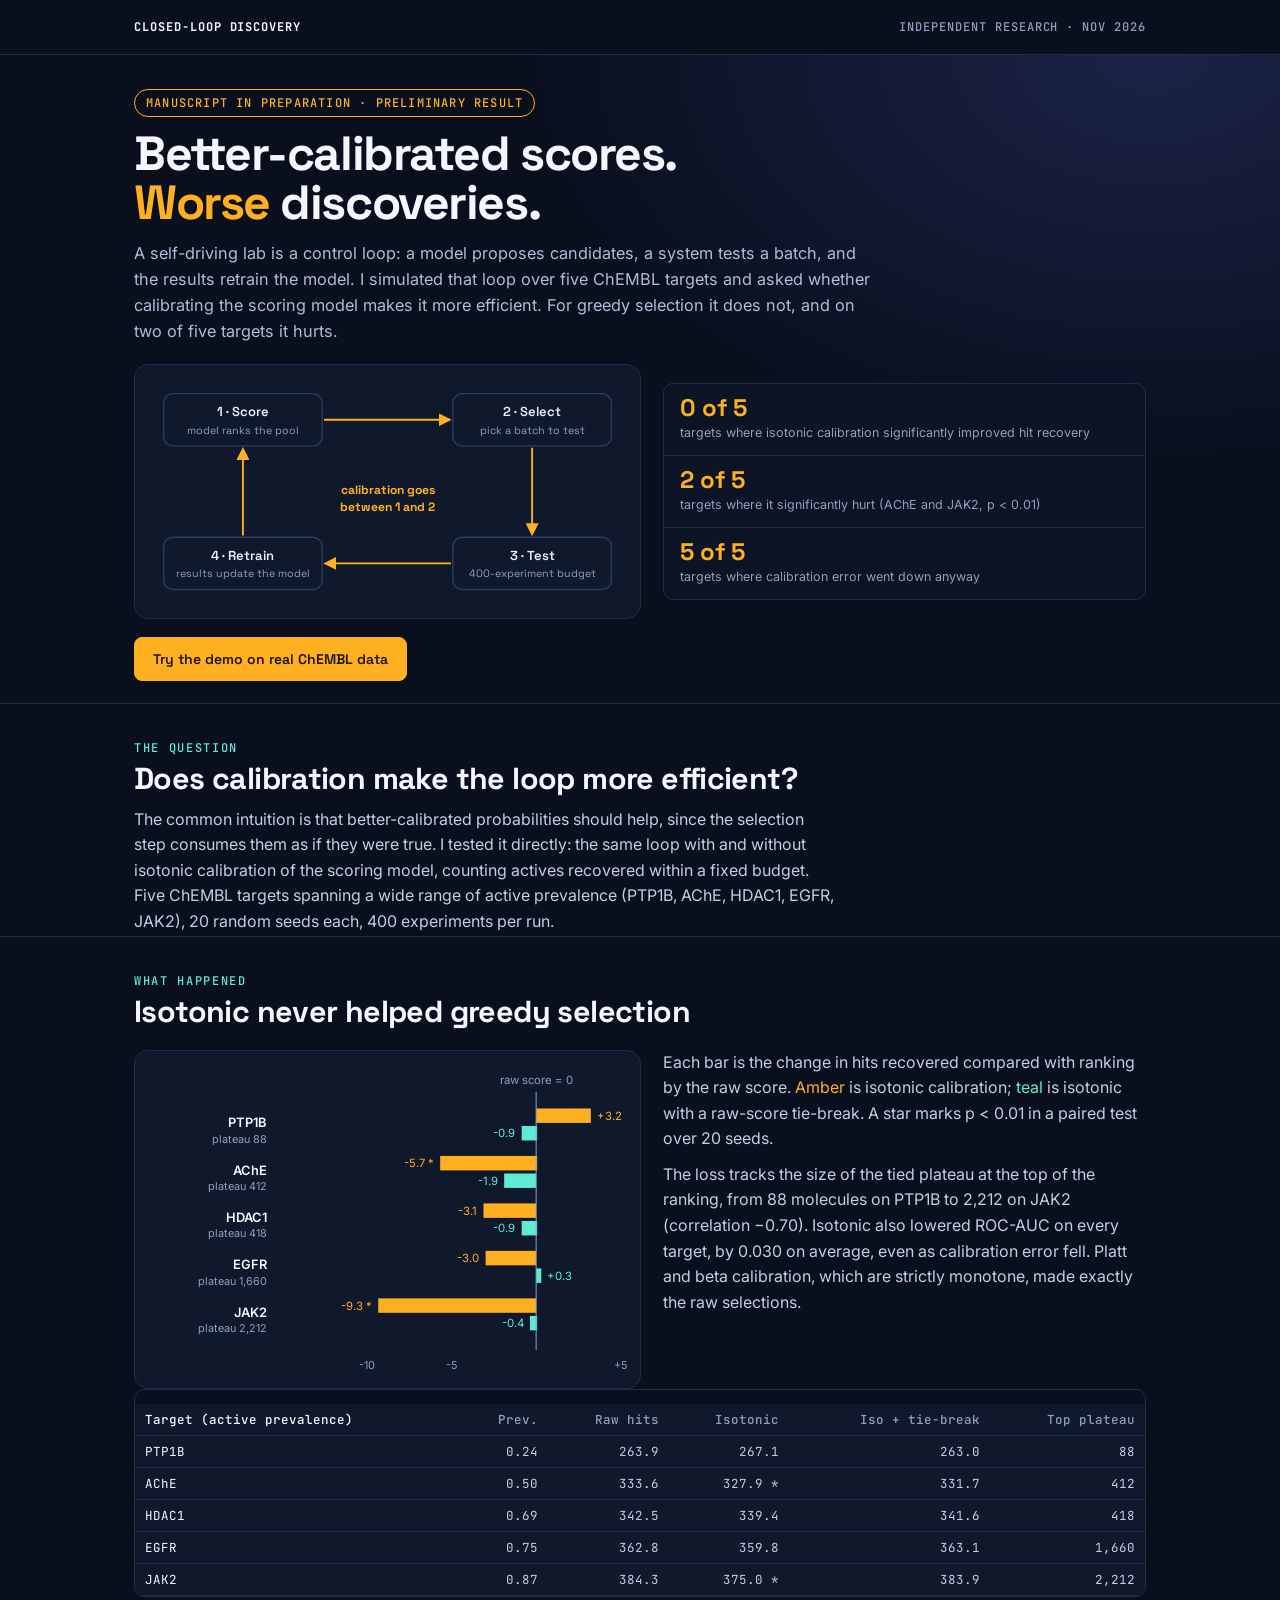
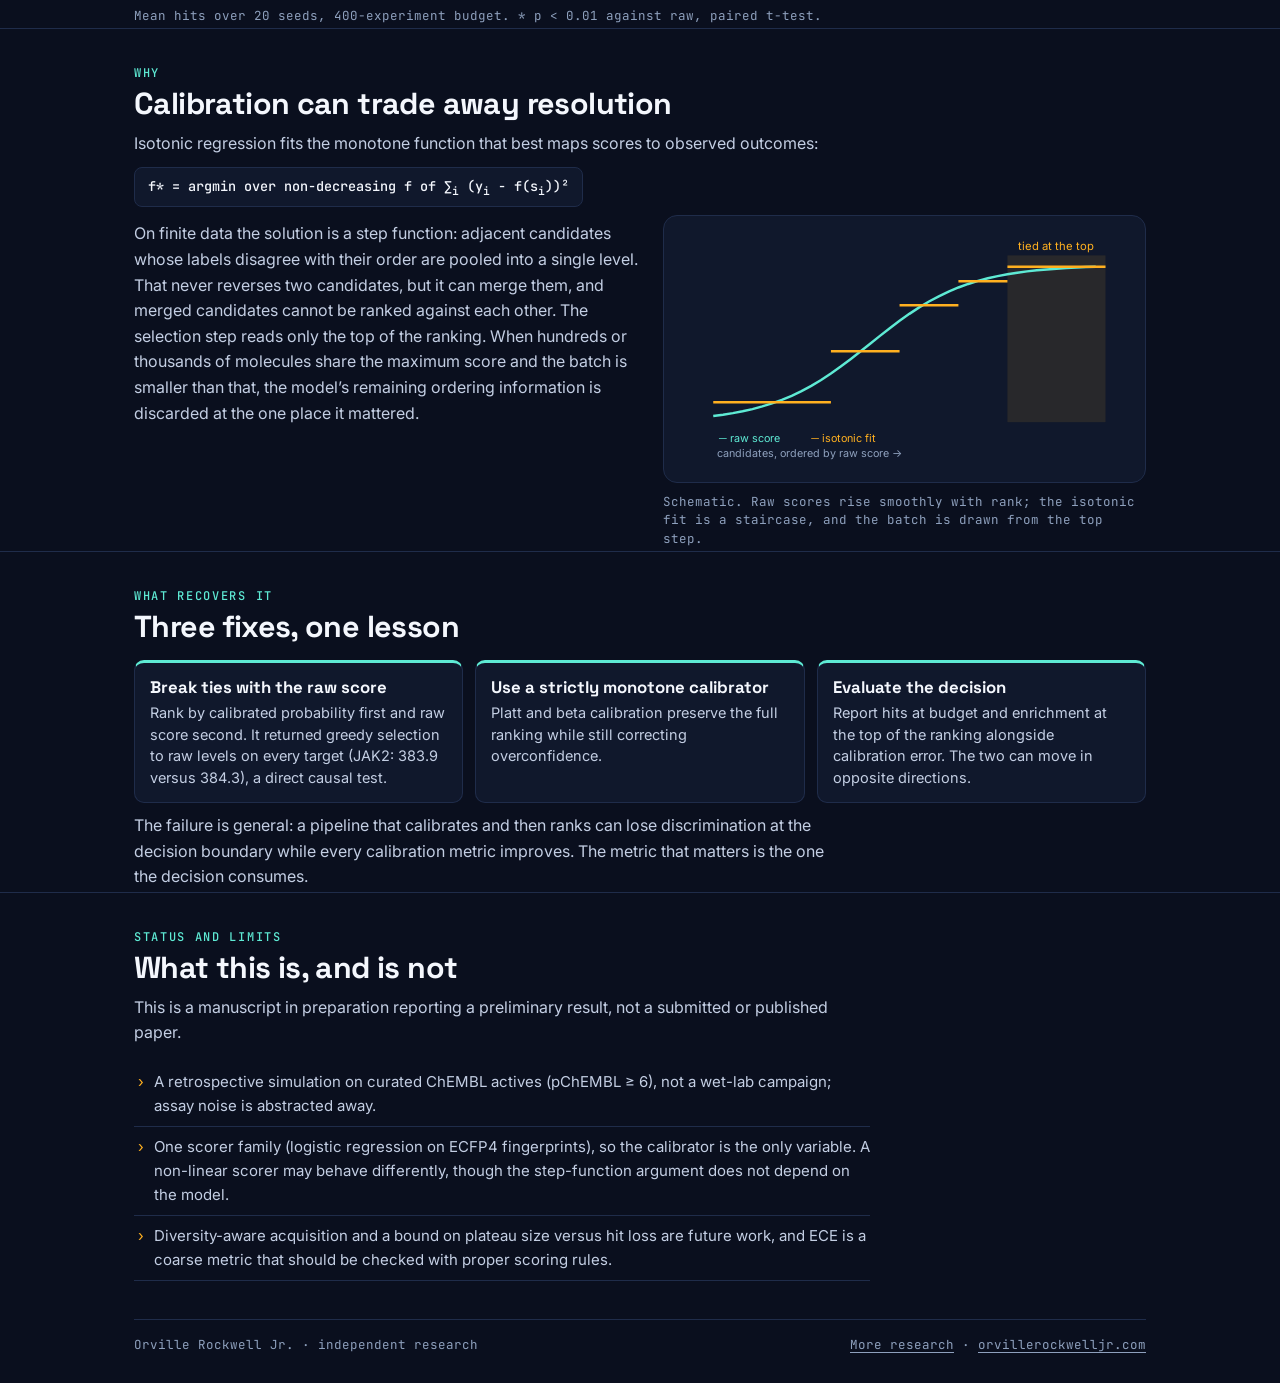
<file: projects/closed-loop-discovery/index.html>
<!doctype html>
<html lang="en"><head><meta charset="utf-8"><meta name="viewport" content="width=device-width, initial-scale=1">
<title>Calibration vs. the Closed Loop</title>
<meta name="description" content="Manuscript in preparation: why isotonic calibration did not make a simulated closed-loop discovery system more efficient, and what recovers the loss.">
<meta name="theme-color" content="#0A0F1E"><link rel="icon" href="../../favicon.svg" type="image/svg+xml">
<link rel="canonical" href="https://orvillerockwelljr.com/projects/closed-loop-discovery/">
<link rel="preconnect" href="https://fonts.googleapis.com"><link rel="preconnect" href="https://fonts.gstatic.com" crossorigin>
<link href="https://fonts.googleapis.com/css2?family=Space+Grotesk:wght@500;600;700&family=Inter:wght@400;500;600&family=JetBrains+Mono:wght@400;500&display=swap" rel="stylesheet">
<style>
:root{--bg:#0A0F1E;--panel:#10182C;--line:#1F2C4A;--txt:#C3CEE3;--hi:#F4F7FD;--amb:#FFB020;--teal:#5EEAD4;--mut:#8EA0BD;--d:"Space Grotesk",sans-serif;--m:"JetBrains Mono",monospace}
*{box-sizing:border-box}html{scroll-behavior:smooth}
body{margin:0;background:var(--bg);color:var(--txt);font:17px/1.65 Inter,system-ui,sans-serif}
.w{max-width:62rem;margin:0 auto;padding:0 22px}a{color:var(--amb);text-underline-offset:3px}
.bar{border-bottom:1px solid var(--line)}.bar .w{display:flex;justify-content:space-between;align-items:center;height:54px;font:500 12px var(--m);letter-spacing:.08em;text-transform:uppercase;color:var(--mut)}
.bar b{color:var(--hi)}
.badge{display:inline-block;font:500 12px var(--m);letter-spacing:.1em;text-transform:uppercase;color:var(--amb);border:1px solid var(--amb);padding:5px 11px;border-radius:99px}
.hero{padding:60px 0 40px;background:radial-gradient(70% 90% at 90% 0,#1B2347 0,transparent 70%)}
h1{font:700 clamp(2.2rem,5.5vw,3.8rem)/1.03 var(--d);letter-spacing:-.03em;color:var(--hi);margin:18px 0 0;max-width:14em}
h1 span{color:var(--amb)}
.lede{font-size:clamp(1.05rem,2vw,1.25rem);max-width:40em;color:#AFBDD6;margin:20px 0 0}
.grid2{display:grid;grid-template-columns:1.05fr 1fr;gap:34px;align-items:center;margin-top:30px}
.fig{background:var(--panel);border:1px solid var(--line);border-radius:12px;padding:14px}.fig svg{width:100%;height:auto;display:block;font-family:Inter,sans-serif}
.stats{display:grid;grid-template-columns:repeat(3,1fr);gap:1px;background:var(--line);border:1px solid var(--line);border-radius:10px;overflow:hidden;margin-top:34px}
.stats div{background:#0D1426;padding:16px 18px}.stats b{display:block;font:700 1.9rem/1 var(--d);color:var(--amb)}.stats span{font-size:13.5px;color:var(--mut);display:block;margin-top:6px}
.btns{display:flex;gap:12px;flex-wrap:wrap;margin-top:26px}.btn{font:600 14px var(--d);padding:12px 18px;border-radius:8px;border:1px solid var(--amb);color:var(--amb);text-decoration:none}.btn.p{background:var(--amb);color:#1A1200}.btn:hover{filter:brightness(1.12)}
section{padding:60px 0 4px;border-top:1px solid var(--line)}
.eb{font:500 12px var(--m);letter-spacing:.14em;text-transform:uppercase;color:var(--teal);margin:0}
h2{font:700 clamp(1.6rem,3.2vw,2.3rem)/1.12 var(--d);color:var(--hi);margin:6px 0 0;letter-spacing:-.02em}
p{margin:14px 0 0;max-width:44em}
.cap{font:12.5px/1.5 var(--m);color:var(--mut);max-width:none}
table{border-collapse:collapse;width:100%;font:13px var(--m);margin-top:22px;background:var(--panel)}th,td{padding:9px 11px;border-bottom:1px solid var(--line);text-align:right}th:first-child,td:first-child{text-align:left;color:var(--hi)}th{color:var(--mut);font-weight:500}.tw{overflow-x:auto;border-radius:10px;border:1px solid var(--line)}
.eq{font:500 15px var(--m);background:var(--panel);border:1px solid var(--line);padding:12px 16px;border-radius:8px;display:inline-block;margin-top:14px;color:var(--hi)}
.rem{display:grid;grid-template-columns:repeat(3,1fr);gap:14px;margin-top:24px}.rem div{background:var(--panel);border:1px solid var(--line);border-top:3px solid var(--teal);border-radius:10px;padding:16px 18px;font-size:15.5px;line-height:1.5}.rem b{display:block;font:700 1.05rem var(--d);color:var(--hi);margin-bottom:4px}
.lim{list-style:none;padding:0;margin:16px 0 0;max-width:46em}.lim li{padding:10px 0 10px 22px;border-bottom:1px solid var(--line);position:relative;font-size:16px}.lim li::before{content:"\203A";position:absolute;left:4px;color:var(--amb)}
footer{margin-top:60px;border-top:1px solid var(--line);padding:22px 0 44px;font:12.5px var(--m);color:var(--mut);display:flex;justify-content:space-between;gap:16px;flex-wrap:wrap}footer a{color:var(--mut)}

/* compact pass */
body{font-size:16px;line-height:1.6}
.w{max-width:66rem}
.hero{padding:34px 0 22px}
h1{font-size:clamp(1.9rem,4.4vw,3rem);margin-top:12px}
.lede{font-size:1.02rem;margin-top:12px;max-width:46em}
.grid2{gap:22px;margin-top:20px}
.stats div{padding:12px 16px}.stats b{font-size:1.5rem}.stats span{font-size:12.5px;margin-top:3px}
.btns{margin-top:18px}
section{padding:36px 0 2px}
h2{font-size:clamp(1.4rem,2.6vw,1.9rem)}
p{margin-top:10px}
.fig{padding:10px;border-radius:14px}
table{margin-top:14px;font-size:12.5px}th,td{padding:7px 10px}
.rem{margin-top:16px;gap:12px}.rem div{padding:13px 15px;font-size:14.5px}
.lim li{padding:8px 0 8px 20px;font-size:15px}
footer{margin-top:36px;padding:16px 0 30px}
.eq{margin-top:10px;padding:9px 13px;font-size:13.5px}
@media(max-width:760px){.grid2,.stats,.rem{grid-template-columns:1fr}.bar .w span{display:none}}
</style></head><body>
<div class="bar"><div class="w"><b>Closed-loop discovery</b><span>Independent research &middot; Nov 2026</span></div></div>
<header class="hero"><div class="w">
<span class="badge">Manuscript in preparation &middot; preliminary result</span>
<h1>Better-calibrated scores. <span>Worse</span> discoveries.</h1>
<p class="lede">A self-driving lab is a control loop: a model proposes candidates, a system tests a batch, and the results retrain the model. I simulated that loop over five ChEMBL targets and asked whether calibrating the scoring model makes it more efficient. For greedy selection it does not, and on two of five targets it hurts.</p>
<div class="grid2"><div class="fig"><svg viewBox="0 0 520 250" role="img" aria-label="The closed loop: a model scores the pool, a batch is selected, the batch is tested, and results retrain the model">
<defs><marker id="a" viewBox="0 0 10 10" refX="8" refY="5" markerWidth="7" markerHeight="7" orient="auto"><path d="M0,0 L10,5 L0,10z" fill="#FFB020"/></marker></defs>
<g font-family="Space Grotesk,sans-serif" font-size="14" font-weight="600" text-anchor="middle" fill="#EAF0FA">
<g fill="#10182C" stroke="#2B3A5E" stroke-width="1.5"><rect x="20" y="20" width="170" height="56" rx="10"/><rect x="330" y="20" width="170" height="56" rx="10"/><rect x="330" y="174" width="170" height="56" rx="10"/><rect x="20" y="174" width="170" height="56" rx="10"/></g>
<text x="105" y="44">1 · Score</text><text x="105" y="63" font-size="11.5" font-weight="400" fill="#8EA0BD">model ranks the pool</text>
<text x="415" y="44">2 · Select</text><text x="415" y="63" font-size="11.5" font-weight="400" fill="#8EA0BD">pick a batch to test</text>
<text x="415" y="198">3 · Test</text><text x="415" y="217" font-size="11.5" font-weight="400" fill="#8EA0BD">400-experiment budget</text>
<text x="105" y="198">4 · Retrain</text><text x="105" y="217" font-size="11.5" font-weight="400" fill="#8EA0BD">results update the model</text>
<g stroke="#FFB020" stroke-width="2" fill="none" marker-end="url(#a)"><line x1="192" y1="48" x2="326" y2="48"/><line x1="415" y1="78" x2="415" y2="170"/><line x1="328" y1="202" x2="194" y2="202"/><line x1="105" y1="172" x2="105" y2="80"/></g>
<text x="260" y="128" font-size="13" fill="#FFB020" font-weight="700">calibration goes</text><text x="260" y="146" font-size="13" fill="#FFB020" font-weight="700">between 1 and 2</text></g></svg></div>
<div class="stats" style="grid-template-columns:1fr;margin:0"><div><b>0 of 5</b><span>targets where isotonic calibration significantly improved hit recovery</span></div><div><b>2 of 5</b><span>targets where it significantly hurt (AChE and JAK2, p &lt; 0.01)</span></div><div><b>5 of 5</b><span>targets where calibration error went down anyway</span></div></div></div>
<div class="btns"><a class="btn p" href="https://urirock-closed-loop-demo.hf.space/app/home" target="_blank" rel="noopener">Try the demo on real ChEMBL data</a></div>
</div></header>

<section><div class="w"><p class="eb">The question</p><h2>Does calibration make the loop more efficient?</h2>
<p>The common intuition is that better-calibrated probabilities should help, since the selection step consumes them as if they were true. I tested it directly: the same loop with and without isotonic calibration of the scoring model, counting actives recovered within a fixed budget. Five ChEMBL targets spanning a wide range of active prevalence (PTP1B, AChE, HDAC1, EGFR, JAK2), 20 random seeds each, 400 experiments per run.</p></div></section>

<section><div class="w"><p class="eb">What happened</p><h2>Isotonic never helped greedy selection</h2>
<div class="grid2" style="align-items:start"><div class="fig"><svg viewBox="0 0 470 308" role="img" aria-label="Diverging bars: hits found versus raw-score selection for isotonic calibration and for isotonic with raw-score tie-break, on five targets"><text x="118" y="64" font-size="12.5" font-weight="600" text-anchor="end" fill="#F4F7FD">PTP1B</text><text x="118" y="79" font-size="10.5" text-anchor="end" fill="#8EA0BD">plateau 88</text><rect x="379" y="46" width="53" height="14" fill="#FFB020"/><text x="438" y="57" font-size="11" text-anchor="start" fill="#FFB020">+3.2</text><rect x="365" y="63" width="15" height="14" fill="#5EEAD4"/><text x="359" y="74" font-size="11" text-anchor="end" fill="#5EEAD4">-0.9</text><text x="118" y="110" font-size="12.5" font-weight="600" text-anchor="end" fill="#F4F7FD">AChE</text><text x="118" y="125" font-size="10.5" text-anchor="end" fill="#8EA0BD">plateau 412</text><rect x="286" y="92" width="94" height="14" fill="#FFB020"/><text x="280" y="103" font-size="11" text-anchor="end" fill="#FFB020">-5.7 *</text><rect x="348" y="109" width="31" height="14" fill="#5EEAD4"/><text x="342" y="120" font-size="11" text-anchor="end" fill="#5EEAD4">-1.9</text><text x="118" y="156" font-size="12.5" font-weight="600" text-anchor="end" fill="#F4F7FD">HDAC1</text><text x="118" y="171" font-size="10.5" text-anchor="end" fill="#8EA0BD">plateau 418</text><rect x="328" y="138" width="51" height="14" fill="#FFB020"/><text x="322" y="149" font-size="11" text-anchor="end" fill="#FFB020">-3.1</text><rect x="365" y="155" width="15" height="14" fill="#5EEAD4"/><text x="359" y="166" font-size="11" text-anchor="end" fill="#5EEAD4">-0.9</text><text x="118" y="202" font-size="12.5" font-weight="600" text-anchor="end" fill="#F4F7FD">EGFR</text><text x="118" y="217" font-size="10.5" text-anchor="end" fill="#8EA0BD">plateau 1,660</text><rect x="330" y="184" width="49" height="14" fill="#FFB020"/><text x="324" y="195" font-size="11" text-anchor="end" fill="#FFB020">-3.0</text><rect x="379" y="201" width="5" height="14" fill="#5EEAD4"/><text x="390" y="212" font-size="11" text-anchor="start" fill="#5EEAD4">+0.3</text><text x="118" y="248" font-size="12.5" font-weight="600" text-anchor="end" fill="#F4F7FD">JAK2</text><text x="118" y="263" font-size="10.5" text-anchor="end" fill="#8EA0BD">plateau 2,212</text><rect x="226" y="230" width="153" height="14" fill="#FFB020"/><text x="220" y="241" font-size="11" text-anchor="end" fill="#FFB020">-9.3 *</text><rect x="373" y="247" width="7" height="14" fill="#5EEAD4"/><text x="367" y="258" font-size="11" text-anchor="end" fill="#5EEAD4">-0.4</text><line x1="379" x2="379" y1="30" y2="280" stroke="#8EA0BD"/><text x="379" y="22" font-size="11" text-anchor="middle" fill="#8EA0BD">raw score = 0</text><text x="215" y="298" font-size="10.5" text-anchor="middle" fill="#8EA0BD">-10</text><text x="297" y="298" font-size="10.5" text-anchor="middle" fill="#8EA0BD">-5</text><text x="461" y="298" font-size="10.5" text-anchor="middle" fill="#8EA0BD">+5</text></svg></div>
<div><p style="margin-top:0">Each bar is the change in hits recovered compared with ranking by the raw score. <span style="color:#FFB020">Amber</span> is isotonic calibration; <span style="color:#5EEAD4">teal</span> is isotonic with a raw-score tie-break. A star marks p &lt; 0.01 in a paired test over 20 seeds.</p>
<p>The loss tracks the size of the tied plateau at the top of the ranking, from 88 molecules on PTP1B to 2,212 on JAK2 (correlation &minus;0.70). Isotonic also lowered ROC-AUC on every target, by 0.030 on average, even as calibration error fell. Platt and beta calibration, which are strictly monotone, made exactly the raw selections.</p></div></div>
<div class="tw"><table><thead><tr><th>Target (active prevalence)</th><th>Prev.</th><th>Raw hits</th><th>Isotonic</th><th>Iso + tie-break</th><th>Top plateau</th></tr></thead><tbody><tr><td>PTP1B</td><td>0.24</td><td>263.9</td><td>267.1</td><td>263.0</td><td>88</td></tr><tr><td>AChE</td><td>0.50</td><td>333.6</td><td>327.9 *</td><td>331.7</td><td>412</td></tr><tr><td>HDAC1</td><td>0.69</td><td>342.5</td><td>339.4</td><td>341.6</td><td>418</td></tr><tr><td>EGFR</td><td>0.75</td><td>362.8</td><td>359.8</td><td>363.1</td><td>1,660</td></tr><tr><td>JAK2</td><td>0.87</td><td>384.3</td><td>375.0 *</td><td>383.9</td><td>2,212</td></tr></tbody></table></div>
<p class="cap">Mean hits over 20 seeds, 400-experiment budget. * p &lt; 0.01 against raw, paired t-test.</p></div></section>

<section><div class="w"><p class="eb">Why</p><h2>Calibration can trade away resolution</h2>
<p>Isotonic regression fits the monotone function that best maps scores to observed outcomes:</p>
<div class="eq">f* = argmin over non-decreasing f of &sum;<sub>i</sub> (y<sub>i</sub> &minus; f(s<sub>i</sub>))&sup2;</div>
<div class="grid2" style="align-items:start;margin-top:8px"><div><p style="margin-top:6px">On finite data the solution is a step function: adjacent candidates whose labels disagree with their order are pooled into a single level. That never reverses two candidates, but it can merge them, and merged candidates cannot be ranked against each other. The selection step reads only the top of the ranking. When hundreds or thousands of molecules share the maximum score and the batch is smaller than that, the model&rsquo;s remaining ordering information is discarded at the one place it mattered.</p></div><div><div class="fig"><svg viewBox="0 0 470 250" role="img" aria-label="Schematic: smooth raw scores versus a staircase isotonic fit whose top step ties many candidates"><rect x="340" y="30" width="100" height="170" fill="#FFB020" fill-opacity=".10"/><path d="M40,193.7 L50,192.4 L60,190.8 L70,188.9 L80,186.7 L90,184.0 L100,180.9 L110,177.3 L120,173.1 L130,168.3 L140,163.0 L150,157.0 L160,150.4 L170,143.3 L180,135.8 L190,128.0 L200,120.0 L210,112.0 L220,104.2 L230,96.7 L240,89.6 L250,83.0 L260,77.0 L270,71.7 L280,66.9 L290,62.7 L300,59.1 L310,56.0 L320,53.3 L330,51.1 L340,49.2 L350,47.6 L360,46.3 L370,45.2 L380,44.3 L390,43.5 L400,42.9 L410,42.4 L420,41.9 L430,41.6" fill="none" stroke="#5EEAD4" stroke-width="2.5"/><path d="M40,179.7 L160,179.7 M160,127.7 L230,127.7 M230,80.8 L290,80.8 M290,56.4 L340,56.4 M340,41.6 L440,41.6 " fill="none" stroke="#FFB020" stroke-width="2.5"/><text x="390" y="24" font-size="11.5" fill="#FFB020" text-anchor="middle">tied at the top</text><text x="44" y="236" font-size="11" fill="#8EA0BD">candidates, ordered by raw score &#8594;</text><text x="46" y="220" font-size="11" fill="#5EEAD4">&#9472; raw score</text><text x="140" y="220" font-size="11" fill="#FFB020">&#9472; isotonic fit</text></svg></div><p class="cap">Schematic. Raw scores rise smoothly with rank; the isotonic fit is a staircase, and the batch is drawn from the top step.</p></div></div>


</div></section>

<section><div class="w"><p class="eb">What recovers it</p><h2>Three fixes, one lesson</h2>
<div class="rem"><div><b>Break ties with the raw score</b>Rank by calibrated probability first and raw score second. It returned greedy selection to raw levels on every target (JAK2: 383.9 versus 384.3), a direct causal test.</div><div><b>Use a strictly monotone calibrator</b>Platt and beta calibration preserve the full ranking while still correcting overconfidence.</div><div><b>Evaluate the decision</b>Report hits at budget and enrichment at the top of the ranking alongside calibration error. The two can move in opposite directions.</div></div>
<p>The failure is general: a pipeline that calibrates and then ranks can lose discrimination at the decision boundary while every calibration metric improves. The metric that matters is the one the decision consumes.</p></div></section>

<section><div class="w"><p class="eb">Status and limits</p><h2>What this is, and is not</h2>
<p>This is a manuscript in preparation reporting a preliminary result, not a submitted or published paper.</p>
<ul class="lim"><li>A retrospective simulation on curated ChEMBL actives (pChEMBL &ge; 6), not a wet-lab campaign; assay noise is abstracted away.</li><li>One scorer family (logistic regression on ECFP4 fingerprints), so the calibrator is the only variable. A non-linear scorer may behave differently, though the step-function argument does not depend on the model.</li><li>Diversity-aware acquisition and a bound on plateau size versus hit loss are future work, and ECE is a coarse metric that should be checked with proper scoring rules.</li></ul></div></section>
<div class="w"><footer><span>Orville Rockwell Jr. &middot; independent research</span><span><a href="../../index.html#research">More research</a> &middot; <a href="../../index.html">orvillerockwelljr.com</a></span></footer></div>
</body></html>
</file>
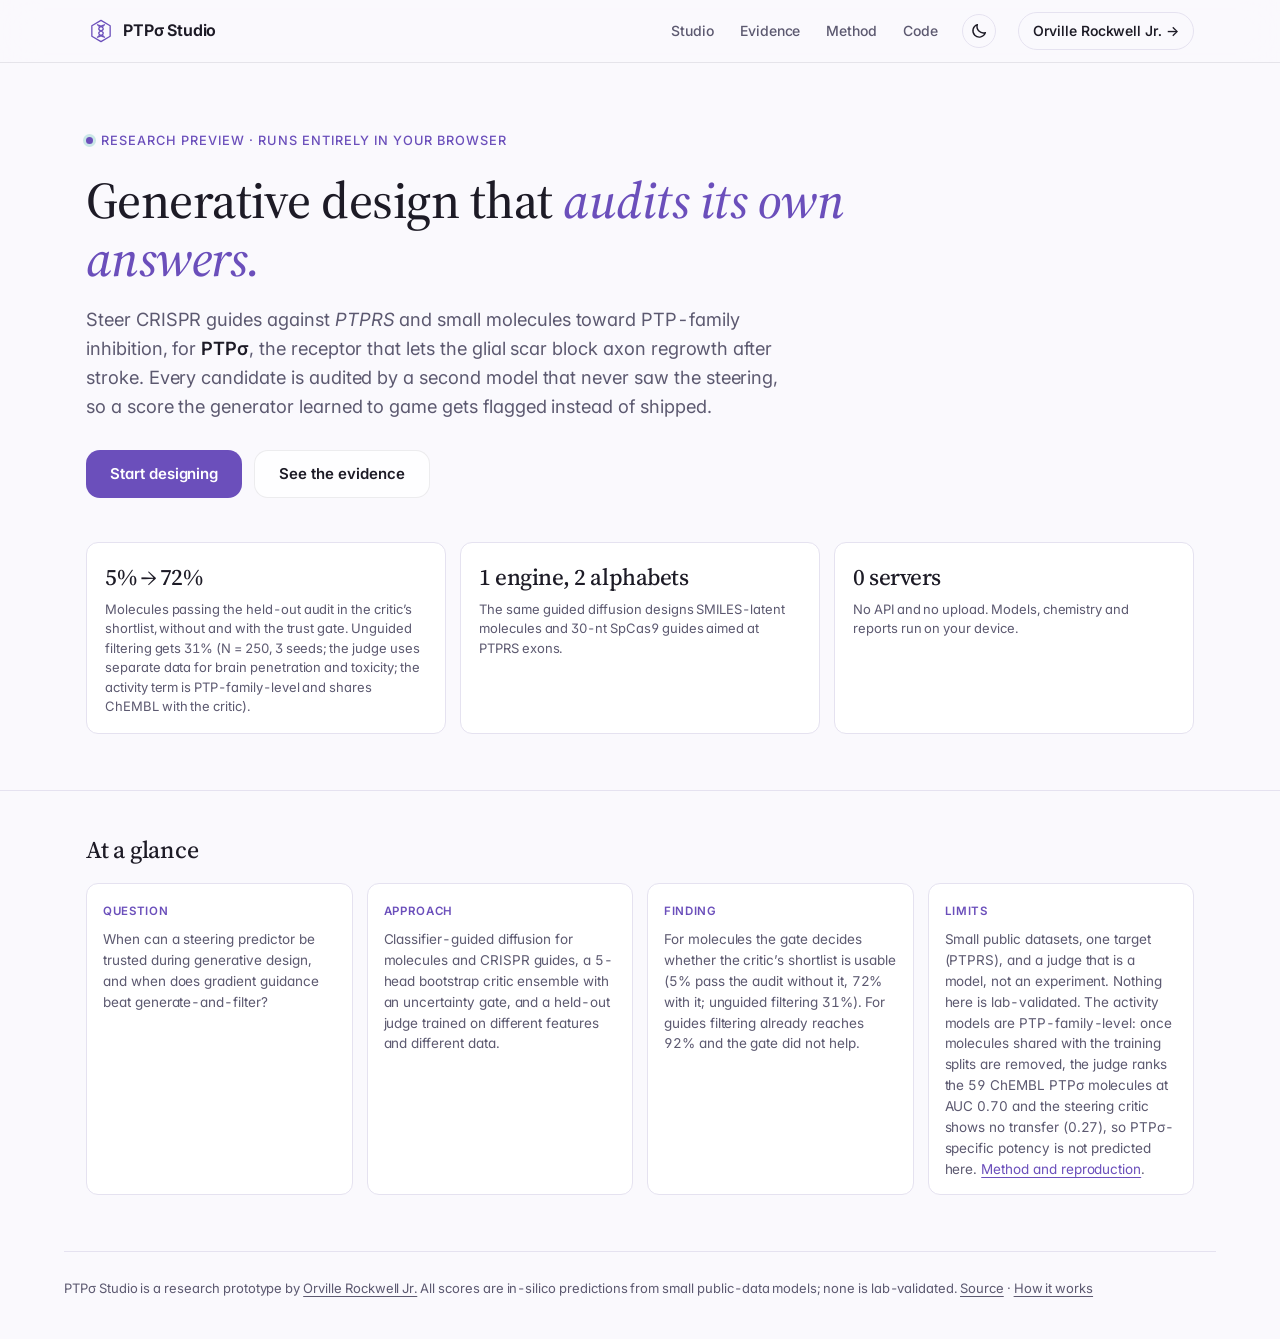
<file: projects/diffusion-design/index.html>
<!doctype html>
<html lang="en">
<head>
<meta charset="utf-8">
<meta name="viewport" content="width=device-width, initial-scale=1, viewport-fit=cover">
<title>PTP&sigma; Studio: Classifier-Guided Diffusion for Post-Stroke Drug Design</title>
<meta name="description" content="A working guided-diffusion platform that designs candidate small molecules and gene-editing guide sequences against PTP&sigma;, the receptor that blocks axon regrowth after stroke. It runs entirely in your browser.">
<meta name="theme-color" content="#FAF9FD">
<script>(function(){var t=null;try{t=localStorage.getItem("ptp-theme");}catch(e){}if(!t)t=window.matchMedia&&matchMedia("(prefers-color-scheme: dark)").matches?"dark":"light";document.documentElement.dataset.theme=t;})();</script>
<link rel="canonical" href="https://orvillerockwelljr.com/projects/diffusion-design/">
<link rel="icon" href="favicon.svg" type="image/svg+xml">
<link rel="preconnect" href="https://fonts.googleapis.com"><link rel="preconnect" href="https://fonts.gstatic.com" crossorigin>
<link rel="stylesheet" href="https://fonts.googleapis.com/css2?family=Inter:wght@400;500;600&family=Source+Serif+4:opsz,wght@8..60,400;8..60,500;8..60,600&family=JetBrains+Mono:wght@400;500&display=swap">
<link rel="stylesheet" href="site.css"><link rel="stylesheet" href="ui26.css">
</head>
<body>
<a class="skip" href="#main">Skip to content</a>
<header class="top"><div class="page"><nav class="nav" aria-label="Page"><a class="wm" href="./"><span class="wmk"><svg class="logo" viewBox="0 0 48 48" fill="none" stroke="currentColor" stroke-width="2.4" stroke-linecap="round" stroke-linejoin="round" aria-hidden="true"><path d="M24 4.5 40.9 14.25v19.5L24 43.5 7.1 33.75v-19.5z"/><path d="M17.5 12.5C30 16.5 30.5 21.5 24 24s-6 7.5 6.5 11.5"/><path d="M30.5 12.5C18 16.5 17.5 21.5 24 24s6 7.5-6.5 11.5"/><path d="M19.6 16h8.8M19.6 32h8.8" stroke-width="1.6"/></svg></span>PTP&sigma; Studio</a><span class="navr"><a href="studio.html">Studio</a><a href="evidence.html">Evidence</a><a href="evidence.html#method">Method</a><a href="https://github.com/OrvilleRockwellJr/orvillerockwelljr.github.io/tree/main/projects/diffusion-design">Code</a><button type="button" class="themebtn" id="theme" aria-pressed="false" aria-label="Toggle dark theme" title="Switch to dark theme"><svg viewBox="0 0 24 24" width="18" height="18" aria-hidden="true"><path d="M20.5 14.2A8.5 8.5 0 0 1 9.8 3.5a8.5 8.5 0 1 0 10.7 10.7z" fill="none" stroke="currentColor" stroke-width="1.9" stroke-linejoin="round"/></svg></button><a class="pill" href="../../">Orville Rockwell Jr. &rarr;</a></span></nav></div></header>
<div class="hero"><div class="page">
 <span class="eyebrow"><i></i>Research preview &middot; runs entirely in your browser</span>
 <h1>Generative design that <em>audits its own answers.</em></h1>
 <p class="lede">Steer CRISPR guides against <i>PTPRS</i> and small molecules toward PTP-family inhibition, for <b>PTP&sigma;</b>, the receptor that lets the glial scar block axon regrowth after stroke. Every candidate is audited by a second model that never saw the steering, so a score the generator learned to game gets flagged instead of shipped.</p>
 <div class="cta"><a class="b1" href="studio.html" id="cta-go">Start designing</a><a class="b2" href="evidence.html">See the evidence</a></div>
 <div class="proof">
  <div><b>5% &rarr; 72%</b><span>Molecules passing the held-out audit in the critic&rsquo;s shortlist, without and with the trust gate. Unguided filtering gets 31% (N&nbsp;=&nbsp;250, 3 seeds; the judge uses separate data for brain penetration and toxicity; the activity term is PTP-family-level and shares ChEMBL with the critic).</span></div>
  <div><b>1 engine, 2 alphabets</b><span>The same guided diffusion designs SMILES-latent molecules and 30-nt SpCas9 guides aimed at PTPRS exons.</span></div>
  <div><b>0 servers</b><span>No API and no upload. Models, chemistry and reports run on your device.</span></div>
 </div>
</div></div>
<section class="page glance" aria-label="Summary for reviewers"><h2>At a glance</h2><div class="gl4">
 <div><span>Question</span><p>When can a steering predictor be trusted during generative design, and when does gradient guidance beat generate-and-filter?</p></div>
 <div><span>Approach</span><p>Classifier-guided diffusion for molecules and CRISPR guides, a 5-head bootstrap critic ensemble with an uncertainty gate, and a held-out judge trained on different features and different data.</p></div>
 <div><span>Finding</span><p>For molecules the gate decides whether the critic&rsquo;s shortlist is usable (5% pass the audit without it, 72% with it; unguided filtering 31%). For guides filtering already reaches 92% and the gate did not help.</p></div>
 <div><span>Limits</span><p>Small public datasets, one target (PTPRS), and a judge that is a model, not an experiment. Nothing here is lab-validated. The activity models are PTP-family-level: once molecules shared with the training splits are removed, the judge ranks the 59 ChEMBL PTP&sigma; molecules at AUC 0.70 and the steering critic shows no transfer (0.27), so PTP&sigma;-specific potency is not predicted here. <a href="evidence.html#method">Method and reproduction</a>.</p></div>
</div></section>

<script src="site.js"></script>
<footer class="page foot">PTP&sigma; Studio is a research prototype by <a href="../../">Orville Rockwell Jr.</a> All scores are in-silico predictions from small public-data models; none is lab-validated. <a href="https://github.com/OrvilleRockwellJr/orvillerockwelljr.github.io/tree/main/projects/diffusion-design">Source</a> &middot; <a href="evidence.html#method">How it works</a></footer>
</body></html>
</file>
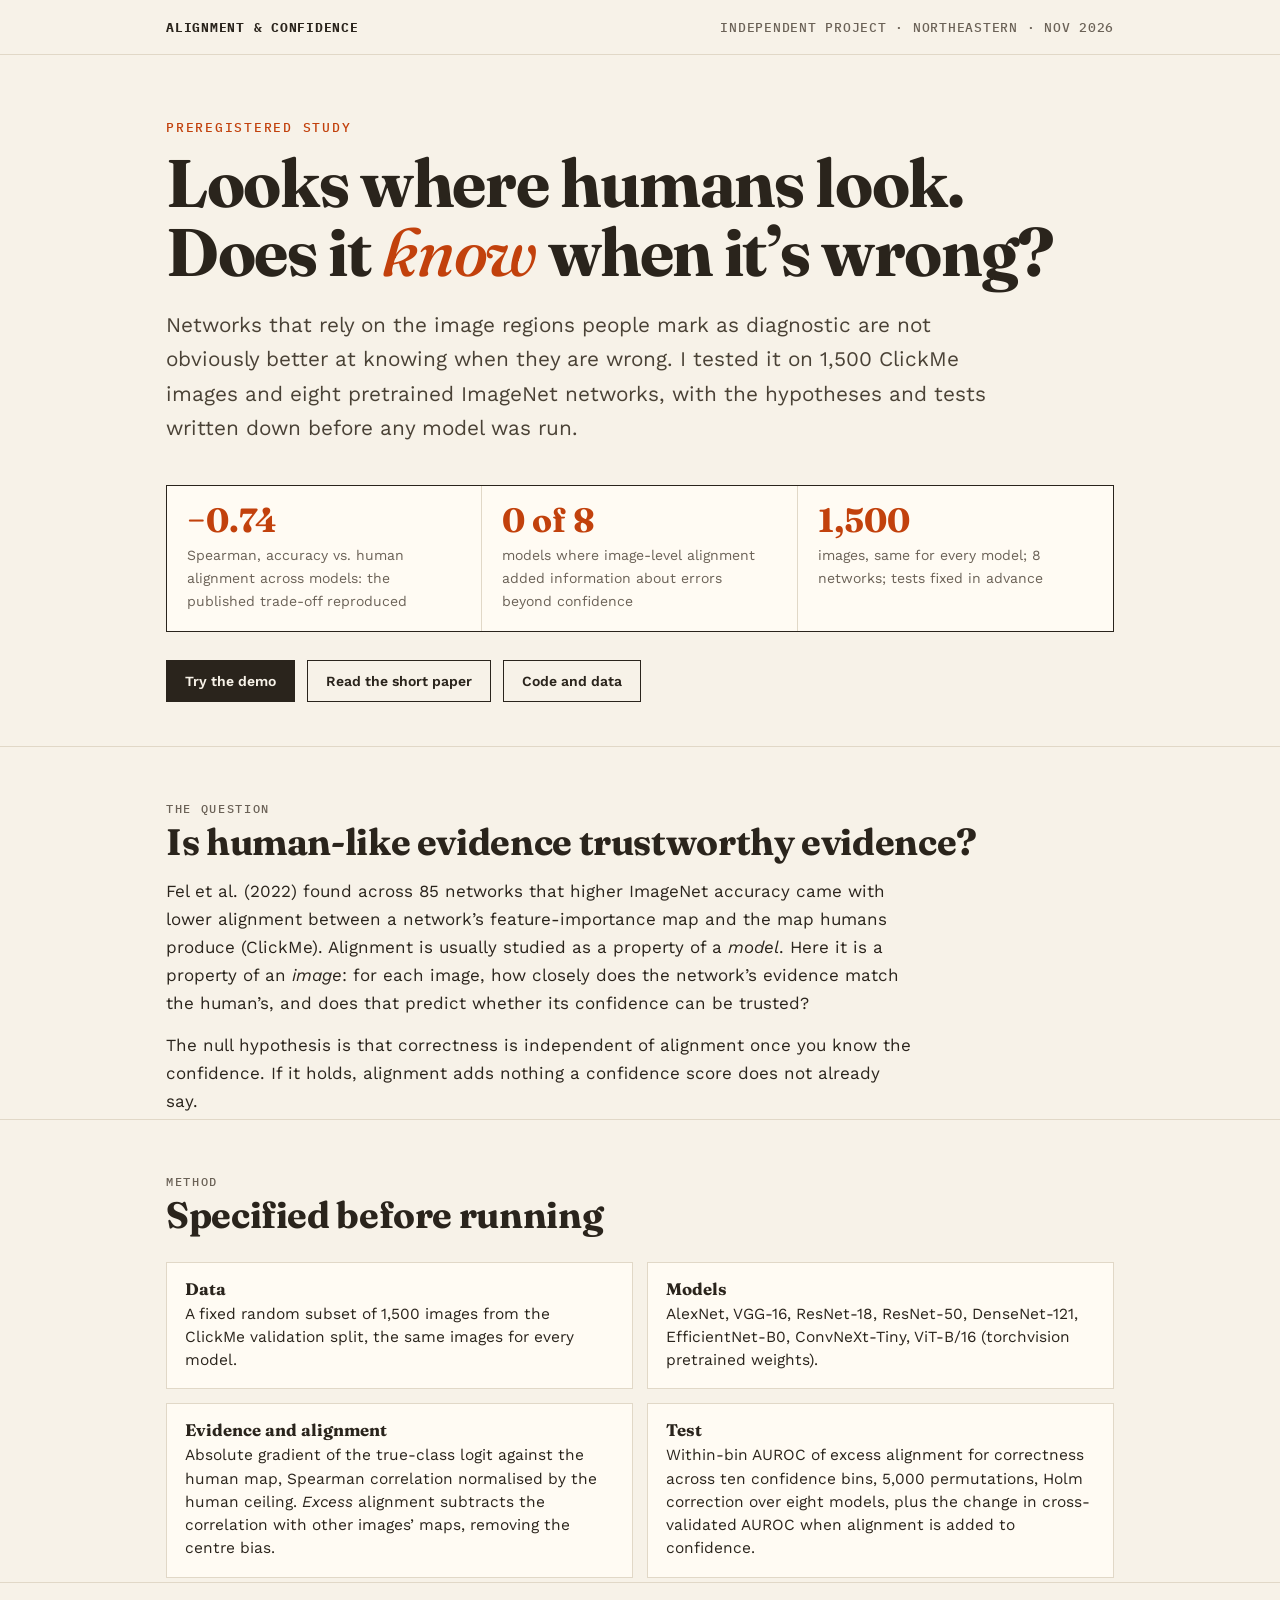
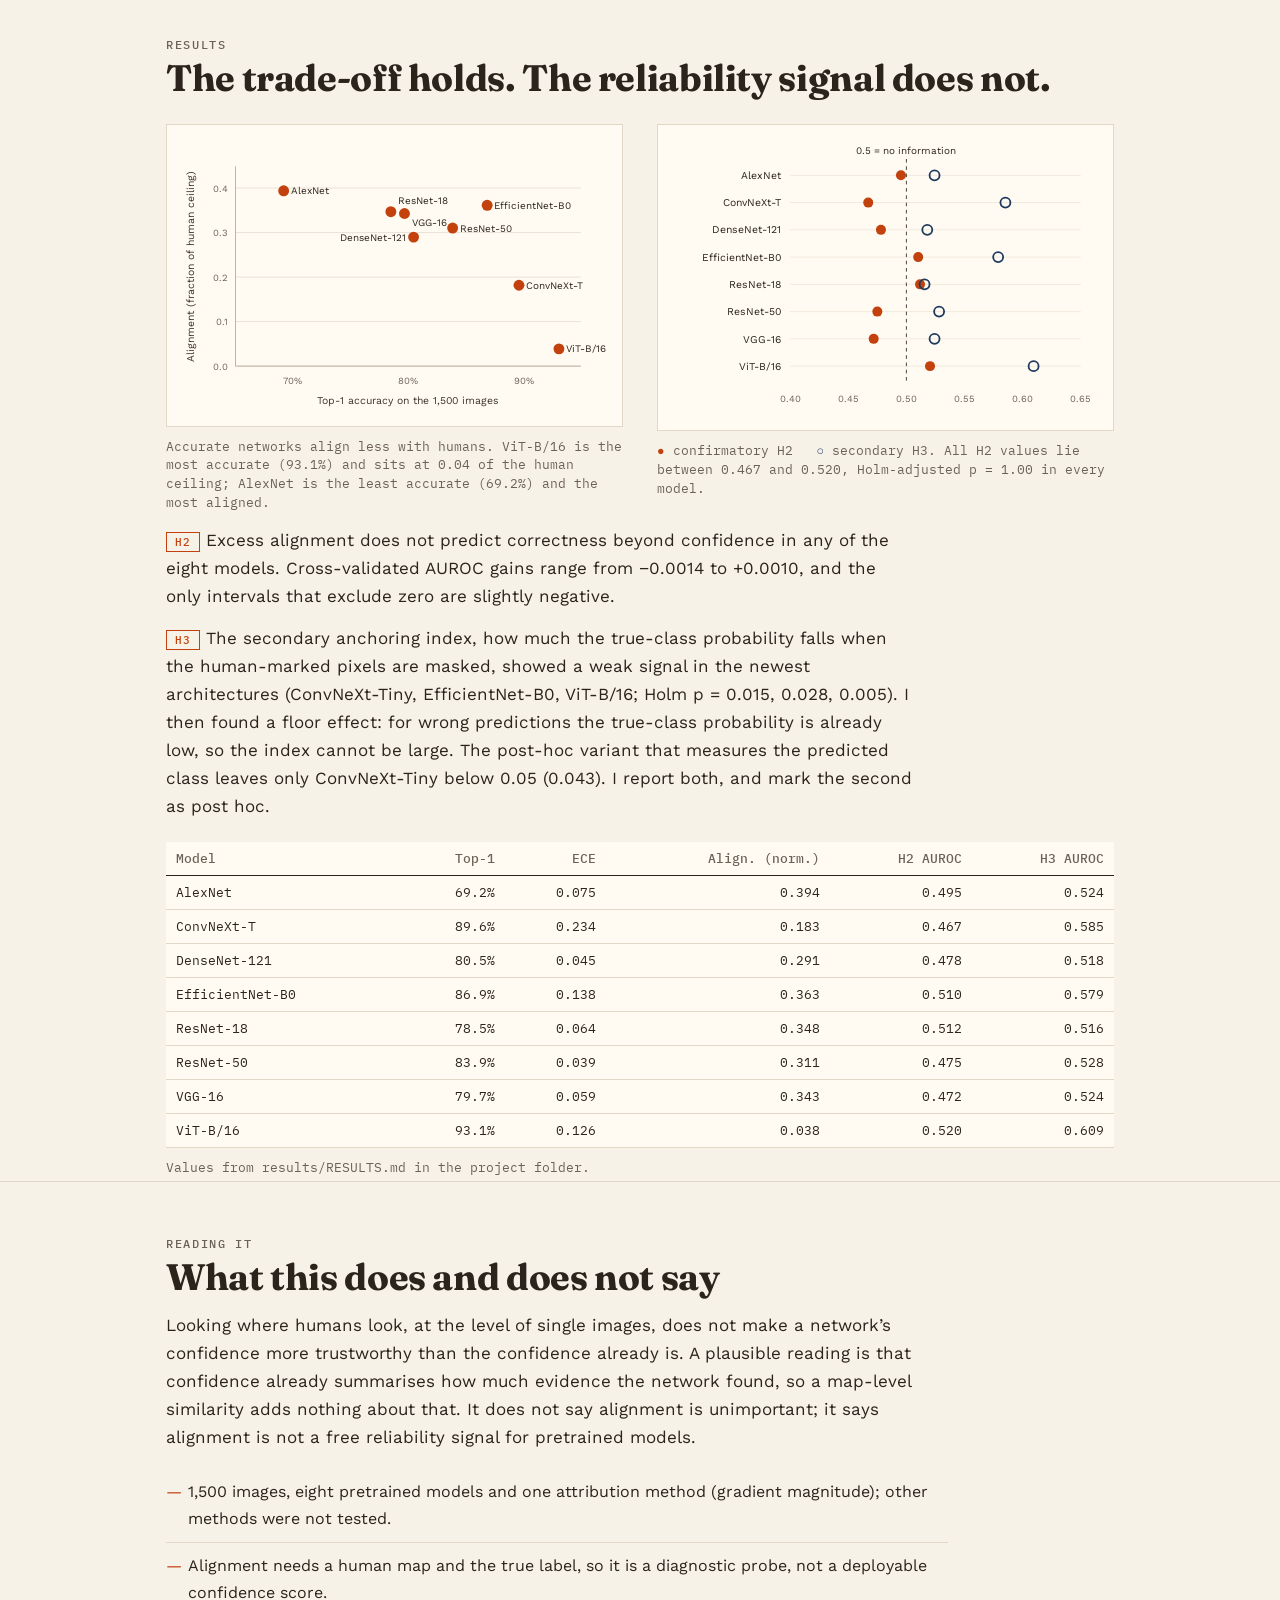
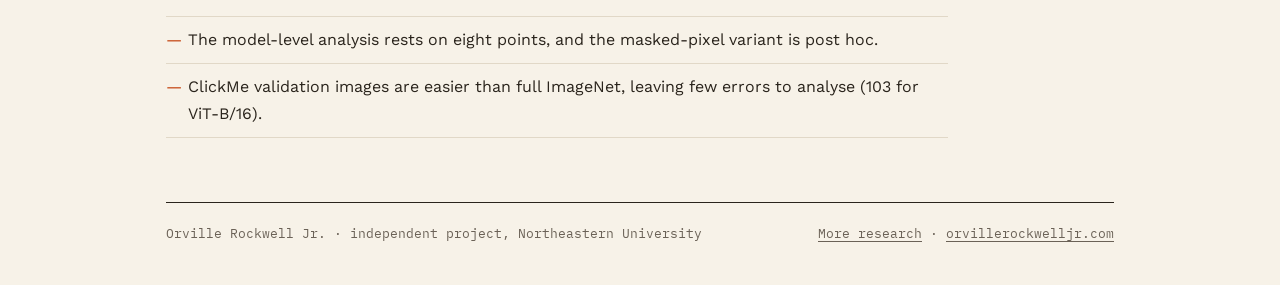
<file: projects/human-alignment-calibration/index.html>
<!doctype html>
<html lang="en"><head><meta charset="utf-8"><meta name="viewport" content="width=device-width, initial-scale=1">
<title>Looks Where Humans Look: Does It Know When It's Wrong?</title>
<meta name="description" content="A preregistered test of whether human-aligned evidence makes a network's confidence more reliable: 1,500 ClickMe images, eight pretrained networks.">
<meta name="theme-color" content="#F7F2E8"><link rel="icon" href="../../favicon.svg" type="image/svg+xml">
<link rel="preconnect" href="https://fonts.googleapis.com"><link rel="preconnect" href="https://fonts.gstatic.com" crossorigin>
<link href="https://fonts.googleapis.com/css2?family=Fraunces:opsz,wght@9..144,500;9..144,700&family=Work+Sans:wght@400;500;600&family=IBM+Plex+Mono:wght@400;500&display=swap" rel="stylesheet">
<style>
:root{--bg:#F7F2E8;--ink:#2A241C;--mute:#6B6257;--rule:#E1D8C7;--acc:#C2410C;--blue:#1F3A5F;--card:#FFFBF3;
--disp:"Fraunces",Georgia,serif;--sans:"Work Sans",system-ui,sans-serif;--mono:"IBM Plex Mono",ui-monospace,monospace}
*{box-sizing:border-box}html{scroll-behavior:smooth}
body{margin:0;background:var(--bg);color:var(--ink);font:17px/1.65 var(--sans)}
.w{max-width:62rem;margin:0 auto;padding:0 22px}
a{color:var(--acc);text-underline-offset:3px}
.top{border-bottom:1px solid var(--rule)}.top .w{display:flex;justify-content:space-between;align-items:center;height:54px;font:500 12.5px var(--mono);letter-spacing:.06em;text-transform:uppercase}
.top b{color:var(--ink)}.top span{color:var(--mute)}
.hero{padding:64px 0 44px}
.kick{font:500 12.5px var(--mono);letter-spacing:.14em;text-transform:uppercase;color:var(--acc);margin:0}
h1{font:700 clamp(2.3rem,6vw,4.2rem)/1.02 var(--disp);letter-spacing:-.02em;margin:14px 0 0;max-width:15em}
h1 em{color:var(--acc);font-style:italic;font-weight:500}
.lede{font-size:clamp(1.1rem,2vw,1.3rem);max-width:40em;color:#4A4236;margin:22px 0 0}
.verdict{display:grid;grid-template-columns:repeat(3,1fr);gap:0;margin:40px 0 0;border:1px solid var(--ink);background:var(--card)}
.verdict div{padding:18px 20px;border-right:1px solid var(--rule)}.verdict div:last-child{border:0}
.verdict b{display:block;font:700 2.1rem/1 var(--disp);color:var(--acc)}.verdict span{font-size:14px;color:var(--mute);display:block;margin-top:6px}
.btns{display:flex;gap:12px;flex-wrap:wrap;margin:28px 0 0}
.btn{font:600 14px var(--sans);padding:12px 18px;border:1.5px solid var(--ink);text-decoration:none;color:var(--ink);background:transparent}
.btn.p{background:var(--ink);color:var(--bg)}.btn:hover{background:var(--acc);border-color:var(--acc);color:#fff}
section{padding:54px 0 4px;border-top:1px solid var(--rule)}
h2{font:700 clamp(1.6rem,3.2vw,2.3rem)/1.1 var(--disp);margin:6px 0 0;letter-spacing:-.01em}
.eb{font:500 12px var(--mono);letter-spacing:.14em;text-transform:uppercase;color:var(--mute);margin:0}
p{margin:14px 0 0;max-width:44em}
.two{display:grid;grid-template-columns:1fr 1fr;gap:34px;margin-top:26px;align-items:start}
.fig{background:var(--card);border:1px solid var(--rule);padding:14px}.fig svg{width:100%;height:auto;display:block;font-family:var(--sans);fill:var(--ink)}
.fig img{width:100%;height:auto;display:block}
.cap{font:12.5px/1.5 var(--mono);color:var(--mute);margin:10px 0 0;max-width:none}
.steps{list-style:none;padding:0;margin:26px 0 0;display:grid;grid-template-columns:repeat(2,1fr);gap:14px}
.steps li{background:var(--card);border:1px solid var(--rule);padding:16px 18px;font-size:15.5px;line-height:1.5}
.steps b{display:block;font:700 1.05rem var(--disp);margin-bottom:4px}
.tag{display:inline-block;font:500 11px var(--mono);letter-spacing:.08em;text-transform:uppercase;padding:2px 8px;border:1px solid var(--acc);color:var(--acc);margin-right:6px}
table{border-collapse:collapse;width:100%;font:13px var(--mono);margin-top:22px;background:var(--card)}
th,td{padding:8px 10px;border-bottom:1px solid var(--rule);text-align:right}th:first-child,td:first-child{text-align:left}th{font-weight:500;color:var(--mute);border-bottom:1px solid var(--ink)}
.tw{overflow-x:auto}
.lim{margin:18px 0 0;padding:0;list-style:none;max-width:46em}.lim li{padding:10px 0 10px 22px;border-bottom:1px solid var(--rule);position:relative;font-size:16px}.lim li::before{content:"—";position:absolute;left:0;color:var(--acc)}
footer{margin-top:60px;border-top:1px solid var(--ink);padding:22px 0 44px;font:12.5px var(--mono);color:var(--mute);display:flex;justify-content:space-between;gap:16px;flex-wrap:wrap}footer a{color:var(--mute)}
@media(max-width:760px){.verdict,.two,.steps{grid-template-columns:1fr}.verdict div{border-right:0;border-bottom:1px solid var(--rule)}.top span{display:none}}
</style></head><body>
<div class="top"><div class="w"><b>Alignment &amp; Confidence</b><span>Independent project &middot; Northeastern &middot; Nov 2026</span></div></div>
<header class="hero"><div class="w">
<p class="kick">Preregistered study</p>
<h1>Looks where humans look. Does it <em>know</em> when it&rsquo;s wrong?</h1>
<p class="lede">Networks that rely on the image regions people mark as diagnostic are not obviously better at knowing when they are wrong. I tested it on 1,500 ClickMe images and eight pretrained ImageNet networks, with the hypotheses and tests written down before any model was run.</p>
<div class="verdict"><div><b>&minus;0.74</b><span>Spearman, accuracy vs. human alignment across models: the published trade-off reproduced</span></div><div><b>0 of 8</b><span>models where image-level alignment added information about errors beyond confidence</span></div><div><b>1,500</b><span>images, same for every model; 8 networks; tests fixed in advance</span></div></div>
<div class="btns"><a class="btn p" href="https://urirock-closed-loop-demo.hf.space/app/alignment" target="_blank" rel="noopener">Try the demo</a><a class="btn" href="https://github.com/OrvilleRockwellJr/OrvilleRockwellJr.github.io/blob/main/projects/human-alignment-calibration/REPORT.md" target="_blank" rel="noopener">Read the short paper</a><a class="btn" href="https://github.com/OrvilleRockwellJr/OrvilleRockwellJr.github.io/tree/main/projects/human-alignment-calibration" target="_blank" rel="noopener">Code and data</a></div>
</div></header>

<section><div class="w"><p class="eb">The question</p><h2>Is human-like evidence trustworthy evidence?</h2>
<p>Fel et al. (2022) found across 85 networks that higher ImageNet accuracy came with lower alignment between a network&rsquo;s feature-importance map and the map humans produce (ClickMe). Alignment is usually studied as a property of a <i>model</i>. Here it is a property of an <i>image</i>: for each image, how closely does the network&rsquo;s evidence match the human&rsquo;s, and does that predict whether its confidence can be trusted?</p>
<p>The null hypothesis is that correctness is independent of alignment once you know the confidence. If it holds, alignment adds nothing a confidence score does not already say.</p></div></section>

<section><div class="w"><p class="eb">Method</p><h2>Specified before running</h2>
<ol class="steps">
<li><b>Data</b>A fixed random subset of 1,500 images from the ClickMe validation split, the same images for every model.</li>
<li><b>Models</b>AlexNet, VGG-16, ResNet-18, ResNet-50, DenseNet-121, EfficientNet-B0, ConvNeXt-Tiny, ViT-B/16 (torchvision pretrained weights).</li>
<li><b>Evidence and alignment</b>Absolute gradient of the true-class logit against the human map, Spearman correlation normalised by the human ceiling. <i>Excess</i> alignment subtracts the correlation with other images&rsquo; maps, removing the centre bias.</li>
<li><b>Test</b>Within-bin AUROC of excess alignment for correctness across ten confidence bins, 5,000 permutations, Holm correction over eight models, plus the change in cross-validated AUROC when alignment is added to confidence.</li></ol></div></section>

<section><div class="w"><p class="eb">Results</p><h2>The trade-off holds. The reliability signal does not.</h2>
<div class="two"><div><div class="fig"><svg viewBox="0 0 470 300" role="img" aria-label="Scatter: across eight networks, higher ImageNet accuracy goes with lower alignment to human maps, Spearman minus 0.74"><line x1="60" x2="440" y1="250" y2="250" stroke="#E7DFD2"/><text x="52" y="254" font-size="10.5" text-anchor="end" fill="#6B6257">0.0</text><line x1="60" x2="440" y1="201" y2="201" stroke="#E7DFD2"/><text x="52" y="205" font-size="10.5" text-anchor="end" fill="#6B6257">0.1</text><line x1="60" x2="440" y1="152" y2="152" stroke="#E7DFD2"/><text x="52" y="156" font-size="10.5" text-anchor="end" fill="#6B6257">0.2</text><line x1="60" x2="440" y1="103" y2="103" stroke="#E7DFD2"/><text x="52" y="107" font-size="10.5" text-anchor="end" fill="#6B6257">0.3</text><line x1="60" x2="440" y1="54" y2="54" stroke="#E7DFD2"/><text x="52" y="58" font-size="10.5" text-anchor="end" fill="#6B6257">0.4</text><text x="123" y="270" font-size="10.5" text-anchor="middle" fill="#6B6257">70%</text><text x="250" y="270" font-size="10.5" text-anchor="middle" fill="#6B6257">80%</text><text x="377" y="270" font-size="10.5" text-anchor="middle" fill="#6B6257">90%</text><line x1="60" x2="60" y1="30" y2="250" stroke="#B9AE9B"/><line x1="60" x2="440" y1="250" y2="250" stroke="#B9AE9B"/><circle cx="113" cy="57" r="6" fill="#C2410C"/><text x="121" y="61" font-size="11" text-anchor="start">AlexNet</text><circle cx="372" cy="161" r="6" fill="#C2410C"/><text x="380" y="165" font-size="11" text-anchor="start">ConvNeXt-T</text><circle cx="256" cy="108" r="6" fill="#C2410C"/><text x="248" y="112" font-size="11" text-anchor="end">DenseNet-121</text><circle cx="337" cy="73" r="6" fill="#C2410C"/><text x="345" y="77" font-size="11" text-anchor="start">EfficientNet-B0</text><circle cx="231" cy="80" r="6" fill="#C2410C"/><text x="239" y="72" font-size="11" text-anchor="start">ResNet-18</text><circle cx="299" cy="98" r="6" fill="#C2410C"/><text x="307" y="102" font-size="11" text-anchor="start">ResNet-50</text><circle cx="246" cy="82" r="6" fill="#C2410C"/><text x="254" y="96" font-size="11" text-anchor="start">VGG-16</text><circle cx="416" cy="231" r="6" fill="#C2410C"/><text x="424" y="235" font-size="11" text-anchor="start">ViT-B/16</text><text x="250" y="292" font-size="11.5" text-anchor="middle" fill="#3B342B">Top-1 accuracy on the 1,500 images</text><text transform="translate(14 140) rotate(-90)" font-size="11.5" text-anchor="middle" fill="#3B342B">Alignment (fraction of human ceiling)</text></svg></div><p class="cap">Accurate networks align less with humans. ViT-B/16 is the most accurate (93.1%) and sits at 0.04 of the human ceiling; AlexNet is the least accurate (69.2%) and the most aligned.</p></div>
<div><div class="fig"><svg viewBox="0 0 470 305" role="img" aria-label="Dot plot: within-bin AUROC of alignment for correctness, by model; confirmatory values sit near 0.5"><text x="120" y="44" font-size="11.5" text-anchor="end">AlexNet</text><line x1="130" x2="450" y1="40" y2="40" stroke="#EFE8DB"/><circle cx="252" cy="40" r="5.5" fill="#C2410C"/><circle cx="289" cy="40" r="5.5" fill="none" stroke="#1F3A5F" stroke-width="2"/><text x="120" y="74" font-size="11.5" text-anchor="end">ConvNeXt-T</text><line x1="130" x2="450" y1="70" y2="70" stroke="#EFE8DB"/><circle cx="216" cy="70" r="5.5" fill="#C2410C"/><circle cx="367" cy="70" r="5.5" fill="none" stroke="#1F3A5F" stroke-width="2"/><text x="120" y="104" font-size="11.5" text-anchor="end">DenseNet-121</text><line x1="130" x2="450" y1="100" y2="100" stroke="#EFE8DB"/><circle cx="230" cy="100" r="5.5" fill="#C2410C"/><circle cx="281" cy="100" r="5.5" fill="none" stroke="#1F3A5F" stroke-width="2"/><text x="120" y="134" font-size="11.5" text-anchor="end">EfficientNet-B0</text><line x1="130" x2="450" y1="130" y2="130" stroke="#EFE8DB"/><circle cx="271" cy="130" r="5.5" fill="#C2410C"/><circle cx="359" cy="130" r="5.5" fill="none" stroke="#1F3A5F" stroke-width="2"/><text x="120" y="164" font-size="11.5" text-anchor="end">ResNet-18</text><line x1="130" x2="450" y1="160" y2="160" stroke="#EFE8DB"/><circle cx="273" cy="160" r="5.5" fill="#C2410C"/><circle cx="278" cy="160" r="5.5" fill="none" stroke="#1F3A5F" stroke-width="2"/><text x="120" y="194" font-size="11.5" text-anchor="end">ResNet-50</text><line x1="130" x2="450" y1="190" y2="190" stroke="#EFE8DB"/><circle cx="226" cy="190" r="5.5" fill="#C2410C"/><circle cx="294" cy="190" r="5.5" fill="none" stroke="#1F3A5F" stroke-width="2"/><text x="120" y="224" font-size="11.5" text-anchor="end">VGG-16</text><line x1="130" x2="450" y1="220" y2="220" stroke="#EFE8DB"/><circle cx="222" cy="220" r="5.5" fill="#C2410C"/><circle cx="289" cy="220" r="5.5" fill="none" stroke="#1F3A5F" stroke-width="2"/><text x="120" y="254" font-size="11.5" text-anchor="end">ViT-B/16</text><line x1="130" x2="450" y1="250" y2="250" stroke="#EFE8DB"/><circle cx="284" cy="250" r="5.5" fill="#C2410C"/><circle cx="398" cy="250" r="5.5" fill="none" stroke="#1F3A5F" stroke-width="2"/><line x1="258" x2="258" y1="22" y2="268" stroke="#3B342B" stroke-dasharray="4 4"/><text x="258" y="16" font-size="11" text-anchor="middle">0.5 = no information</text><text x="130" y="290" font-size="10.5" text-anchor="middle" fill="#6B6257">0.40</text><text x="194" y="290" font-size="10.5" text-anchor="middle" fill="#6B6257">0.45</text><text x="258" y="290" font-size="10.5" text-anchor="middle" fill="#6B6257">0.50</text><text x="322" y="290" font-size="10.5" text-anchor="middle" fill="#6B6257">0.55</text><text x="386" y="290" font-size="10.5" text-anchor="middle" fill="#6B6257">0.60</text><text x="450" y="290" font-size="10.5" text-anchor="middle" fill="#6B6257">0.65</text></svg></div><p class="cap"><span style="color:#C2410C">&#9679;</span> confirmatory H2 &nbsp; <span style="color:#1F3A5F">&#9675;</span> secondary H3. All H2 values lie between 0.467 and 0.520, Holm-adjusted p = 1.00 in every model.</p></div></div>
<p><span class="tag">H2</span>Excess alignment does not predict correctness beyond confidence in any of the eight models. Cross-validated AUROC gains range from &minus;0.0014 to +0.0010, and the only intervals that exclude zero are slightly negative.</p>
<p><span class="tag">H3</span>The secondary anchoring index, how much the true-class probability falls when the human-marked pixels are masked, showed a weak signal in the newest architectures (ConvNeXt-Tiny, EfficientNet-B0, ViT-B/16; Holm p = 0.015, 0.028, 0.005). I then found a floor effect: for wrong predictions the true-class probability is already low, so the index cannot be large. The post-hoc variant that measures the predicted class leaves only ConvNeXt-Tiny below 0.05 (0.043). I report both, and mark the second as post hoc.</p>
<div class="tw"><table><thead><tr><th>Model</th><th>Top-1</th><th>ECE</th><th>Align. (norm.)</th><th>H2 AUROC</th><th>H3 AUROC</th></tr></thead><tbody>
<tr><td>AlexNet</td><td>69.2%</td><td>0.075</td><td>0.394</td><td>0.495</td><td>0.524</td></tr><tr><td>ConvNeXt-T</td><td>89.6%</td><td>0.234</td><td>0.183</td><td>0.467</td><td>0.585</td></tr><tr><td>DenseNet-121</td><td>80.5%</td><td>0.045</td><td>0.291</td><td>0.478</td><td>0.518</td></tr><tr><td>EfficientNet-B0</td><td>86.9%</td><td>0.138</td><td>0.363</td><td>0.510</td><td>0.579</td></tr><tr><td>ResNet-18</td><td>78.5%</td><td>0.064</td><td>0.348</td><td>0.512</td><td>0.516</td></tr><tr><td>ResNet-50</td><td>83.9%</td><td>0.039</td><td>0.311</td><td>0.475</td><td>0.528</td></tr><tr><td>VGG-16</td><td>79.7%</td><td>0.059</td><td>0.343</td><td>0.472</td><td>0.524</td></tr><tr><td>ViT-B/16</td><td>93.1%</td><td>0.126</td><td>0.038</td><td>0.520</td><td>0.609</td></tr>
</tbody></table></div>
<p class="cap">Values from results/RESULTS.md in the project folder.</p></div></section>

<section><div class="w"><p class="eb">Reading it</p><h2>What this does and does not say</h2>
<p>Looking where humans look, at the level of single images, does not make a network&rsquo;s confidence more trustworthy than the confidence already is. A plausible reading is that confidence already summarises how much evidence the network found, so a map-level similarity adds nothing about that. It does not say alignment is unimportant; it says alignment is not a free reliability signal for pretrained models.</p>
<ul class="lim"><li>1,500 images, eight pretrained models and one attribution method (gradient magnitude); other methods were not tested.</li><li>Alignment needs a human map and the true label, so it is a diagnostic probe, not a deployable confidence score.</li><li>The model-level analysis rests on eight points, and the masked-pixel variant is post hoc.</li><li>ClickMe validation images are easier than full ImageNet, leaving few errors to analyse (103 for ViT-B/16).</li></ul></div></section>

<div class="w"><footer><span>Orville Rockwell Jr. &middot; independent project, Northeastern University</span><span><a href="../../index.html#projects">More research</a> &middot; <a href="../../index.html">orvillerockwelljr.com</a></span></footer></div>
</body></html>
</file>
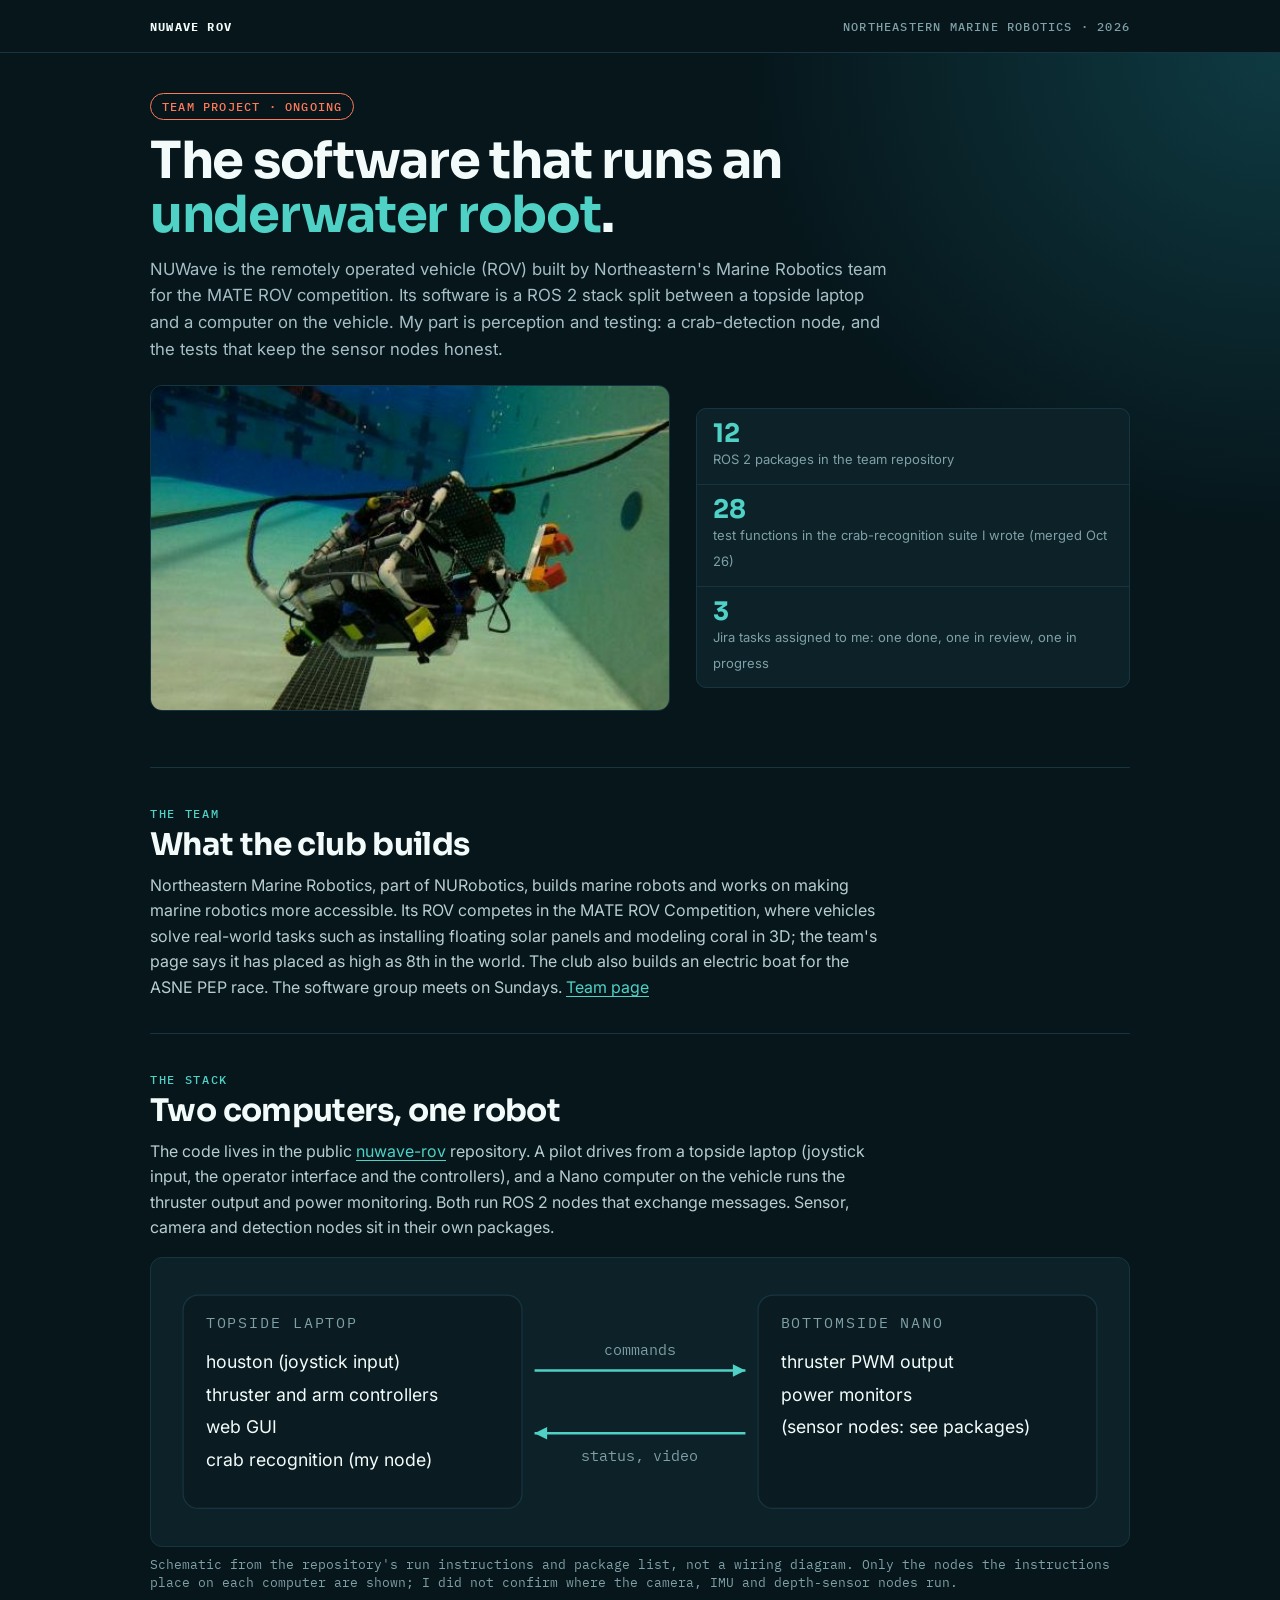
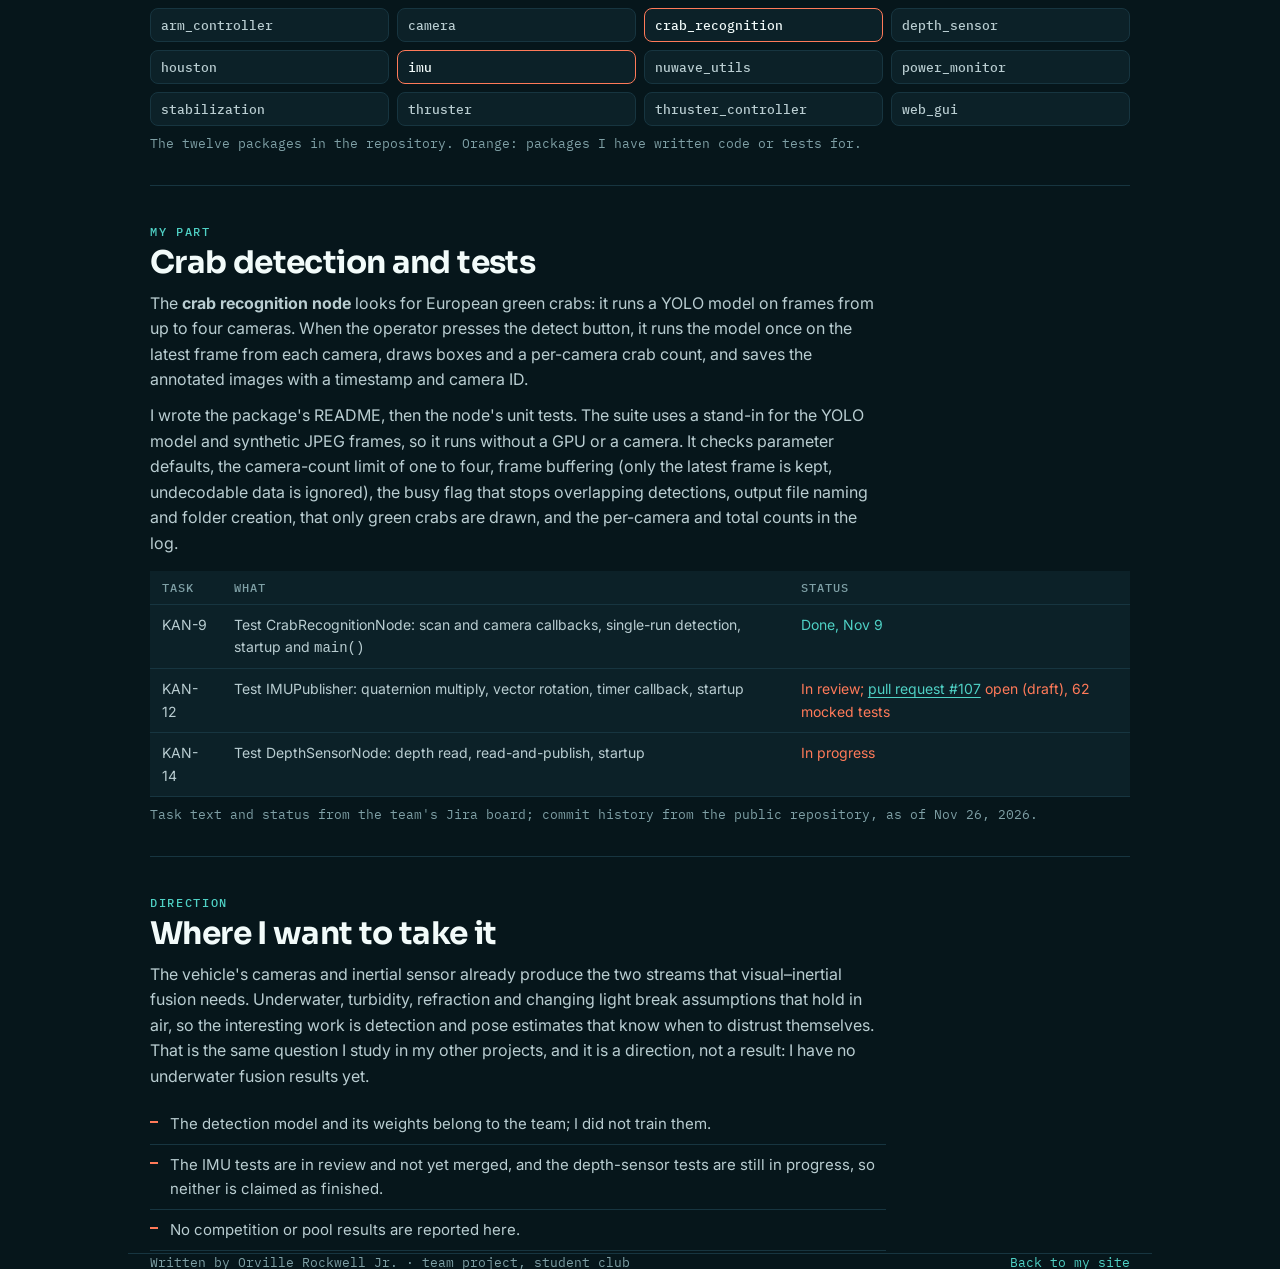
<file: projects/nuwave-rov/index.html>
<!doctype html>
<html lang="en"><head><meta charset="utf-8"><meta name="viewport" content="width=device-width, initial-scale=1">
<title>NUWave ROV Software</title>
<meta name="description" content="Software for Northeastern Marine Robotics' NUWave ROV: a ROS 2 stack split between a topside laptop and a bottomside Nano, and my work on crab recognition and sensor-node testing.">
<meta name="theme-color" content="#06161B"><link rel="icon" href="../../favicon.svg" type="image/svg+xml">
<link rel="canonical" href="https://orvillerockwelljr.com/projects/nuwave-rov/">
<link rel="preconnect" href="https://fonts.googleapis.com"><link rel="preconnect" href="https://fonts.gstatic.com" crossorigin>
<link href="https://fonts.googleapis.com/css2?family=Sora:wght@500;600;700&family=Inter:wght@400;500;600&family=IBM+Plex+Mono:wght@400;500&display=swap" rel="stylesheet">
<style>
:root{--bg:#06161B;--panel:#0C2128;--line:#173540;--txt:#B9CDD1;--hi:#F2FBFA;--sea:#4FD1C5;--coral:#FF7A59;--mut:#7FA0A6;--d:Sora,sans-serif;--m:"IBM Plex Mono",monospace}
*{box-sizing:border-box}html{scroll-behavior:smooth}
body{margin:0;background:var(--bg);color:var(--txt);font:16px/1.6 Inter,system-ui,sans-serif}
.w{max-width:64rem;margin:0 auto;padding:0 22px}a{color:var(--sea);text-underline-offset:3px}
.bar{border-bottom:1px solid var(--line)}.bar .w{display:flex;justify-content:space-between;align-items:center;height:52px;font:500 12px var(--m);letter-spacing:.1em;text-transform:uppercase;color:var(--mut)}.bar b{color:var(--hi)}
.hero{padding:40px 0 26px;background:radial-gradient(60% 100% at 100% 0,#0F3A42 0,transparent 70%)}
.badge{display:inline-block;font:500 12px var(--m);letter-spacing:.1em;text-transform:uppercase;color:var(--coral);border:1px solid var(--coral);padding:5px 11px;border-radius:99px}
h1{font:700 clamp(2rem,4.8vw,3.2rem)/1.05 var(--d);letter-spacing:-.025em;color:var(--hi);margin:14px 0 0;max-width:15em}h1 span{color:var(--sea)}
.lede{font-size:1.05rem;max-width:44em;color:#A5BFC4;margin:14px 0 0}
.grid{display:grid;grid-template-columns:1.2fr 1fr;gap:26px;align-items:center;margin-top:22px}
.ph{border:1px solid var(--line);border-radius:12px;overflow:hidden;background:var(--panel)}.ph img{display:block;width:100%;height:auto}
.stats{display:grid;gap:1px;background:var(--line);border:1px solid var(--line);border-radius:10px;overflow:hidden}
.stats div{background:var(--panel);padding:12px 16px}.stats b{display:block;font:700 1.6rem/1 var(--d);color:var(--sea)}.stats span{font-size:13px;color:var(--mut)}
section{padding:38px 0 2px;border-top:1px solid var(--line);margin-top:30px}
.eb{font:500 12px var(--m);letter-spacing:.14em;text-transform:uppercase;color:var(--sea);margin:0}
h2{font:700 clamp(1.4rem,2.8vw,1.95rem)/1.15 var(--d);color:var(--hi);margin:6px 0 0;letter-spacing:-.02em}
p{margin:10px 0 0;max-width:46em}
.cap{font:12.5px/1.5 var(--m);color:var(--mut);max-width:none}
.fig{background:var(--panel);border:1px solid var(--line);border-radius:12px;padding:12px;margin-top:16px}.fig svg{width:100%;height:auto;display:block;font-family:Inter,sans-serif}
.pk{display:grid;grid-template-columns:repeat(4,1fr);gap:8px;margin-top:16px}.pk span{font:500 12.5px var(--m);background:var(--panel);border:1px solid var(--line);border-radius:8px;padding:8px 10px;color:var(--txt)}
.pk span.me{border-color:var(--coral);color:var(--hi)}
table{border-collapse:collapse;width:100%;font-size:14px;margin-top:14px;background:var(--panel)}th,td{padding:9px 12px;border-bottom:1px solid var(--line);text-align:left;vertical-align:top}th{font:500 12px var(--m);letter-spacing:.08em;text-transform:uppercase;color:var(--mut)}
.done{color:var(--sea)}.prog{color:var(--coral)}
.lim{list-style:none;padding:0;margin:14px 0 0;max-width:46em}.lim li{padding:8px 0 8px 20px;border-bottom:1px solid var(--line);position:relative;font-size:15px}.lim li:before{content:"";position:absolute;left:0;top:17px;width:8px;height:2px;background:var(--coral)}
footer{margin-top:44px;border-top:1px solid var(--line);padding:18px 0 34px;font:12.5px var(--m);color:var(--mut);display:flex;justify-content:space-between;gap:16px;flex-wrap:wrap}
@media(max-width:760px){.grid{grid-template-columns:1fr}.pk{grid-template-columns:repeat(2,1fr)}.bar .w span{display:none}}
</style></head><body>
<div class="bar"><div class="w"><b>NUWave ROV</b><span>Northeastern Marine Robotics &middot; 2026</span></div></div>
<header class="hero"><div class="w">
<span class="badge">Team project &middot; ongoing</span>
<h1>The software that runs an <span>underwater robot</span>.</h1>
<p class="lede">NUWave is the remotely operated vehicle (ROV) built by Northeastern's Marine Robotics team for the MATE ROV competition. Its software is a ROS&nbsp;2 stack split between a topside laptop and a computer on the vehicle. My part is perception and testing: a crab-detection node, and the tests that keep the sensor nodes honest.</p>
<div class="grid">
<div class="ph"><img src="../../assets/img/rov.jpg" alt="The NUWave remotely operated underwater vehicle during a pool run" width="477" height="298"></div>
<div class="stats">
<div><b>12</b><span>ROS 2 packages in the team repository</span></div>
<div><b>28</b><span>test functions in the crab-recognition suite I wrote (merged Oct 26)</span></div>
<div><b>3</b><span>Jira tasks assigned to me: one done, one in review, one in progress</span></div>
</div>
</div>
</div></header>

<main class="w">
<section><p class="eb">The team</p><h2>What the club builds</h2>
<p>Northeastern Marine Robotics, part of NURobotics, builds marine robots and works on making marine robotics more accessible. Its ROV competes in the MATE ROV Competition, where vehicles solve real-world tasks such as installing floating solar panels and modeling coral in 3D; the team's page says it has placed as high as 8th in the world. The club also builds an electric boat for the ASNE PEP race. The software group meets on Sundays. <a href="https://nurobotics.org/marine-robotics/" target="_blank" rel="noopener">Team page</a></p></section>

<section><p class="eb">The stack</p><h2>Two computers, one robot</h2>
<p>The code lives in the public <a href="https://github.com/NEURoboticsClub/nuwave-rov" target="_blank" rel="noopener">nuwave-rov</a> repository. A pilot drives from a topside laptop (joystick input, the operator interface and the controllers), and a Nano computer on the vehicle runs the thruster output and power monitoring. Both run ROS&nbsp;2 nodes that exchange messages. Sensor, camera and detection nodes sit in their own packages.</p>
<div class="fig"><svg viewBox="0 0 760 210" role="img" aria-label="Topside laptop and bottomside Nano exchanging ROS 2 messages">
<rect x="16" y="20" width="270" height="170" rx="12" fill="#0A1C22" stroke="#173540"/>
<text x="34" y="46" font-size="12" fill="#7FA0A6" font-family="IBM Plex Mono" letter-spacing="1.5">TOPSIDE LAPTOP</text>
<text x="34" y="78" font-size="14" fill="#F2FBFA">houston (joystick input)</text><text x="34" y="104" font-size="14" fill="#F2FBFA">thruster and arm controllers</text><text x="34" y="130" font-size="14" fill="#F2FBFA">web GUI</text>
<text x="34" y="156" font-size="14" fill="#F2FBFA">crab recognition (my node)</text>
<rect x="474" y="20" width="270" height="170" rx="12" fill="#0A1C22" stroke="#173540"/>
<text x="492" y="46" font-size="12" fill="#7FA0A6" font-family="IBM Plex Mono" letter-spacing="1.5">BOTTOMSIDE NANO</text>
<text x="492" y="78" font-size="14" fill="#F2FBFA">thruster PWM output</text><text x="492" y="104" font-size="14" fill="#F2FBFA">power monitors</text><text x="492" y="130" font-size="14" fill="#F2FBFA">(sensor nodes: see packages)</text>
<line x1="296" y1="80" x2="464" y2="80" stroke="#4FD1C5" stroke-width="2"/><polygon points="464,80 454,75 454,85" fill="#4FD1C5"/>
<line x1="464" y1="130" x2="296" y2="130" stroke="#4FD1C5" stroke-width="2"/><polygon points="296,130 306,125 306,135" fill="#4FD1C5"/>
<text x="380" y="68" text-anchor="middle" font-size="12" fill="#7FA0A6" font-family="IBM Plex Mono">commands</text>
<text x="380" y="152" text-anchor="middle" font-size="12" fill="#7FA0A6" font-family="IBM Plex Mono">status, video</text>
</svg></div>
<p class="cap" style="margin-top:8px">Schematic from the repository's run instructions and package list, not a wiring diagram. Only the nodes the instructions place on each computer are shown; I did not confirm where the camera, IMU and depth-sensor nodes run.</p>
<div class="pk"><span>arm_controller</span><span>camera</span><span class="me">crab_recognition</span><span>depth_sensor</span><span>houston</span><span class="me">imu</span><span>nuwave_utils</span><span>power_monitor</span><span>stabilization</span><span>thruster</span><span>thruster_controller</span><span>web_gui</span></div>
<p class="cap" style="margin-top:8px">The twelve packages in the repository. Orange: packages I have written code or tests for.</p></section>

<section><p class="eb">My part</p><h2>Crab detection and tests</h2>
<p>The <b>crab recognition node</b> looks for European green crabs: it runs a YOLO model on frames from up to four cameras. When the operator presses the detect button, it runs the model once on the latest frame from each camera, draws boxes and a per-camera crab count, and saves the annotated images with a timestamp and camera ID.</p>
<p>I wrote the package's README, then the node's unit tests. The suite uses a stand-in for the YOLO model and synthetic JPEG frames, so it runs without a GPU or a camera. It checks parameter defaults, the camera-count limit of one to four, frame buffering (only the latest frame is kept, undecodable data is ignored), the busy flag that stops overlapping detections, output file naming and folder creation, that only green crabs are drawn, and the per-camera and total counts in the log.</p>
<table><thead><tr><th>Task</th><th>What</th><th>Status</th></tr></thead><tbody>
<tr><td>KAN-9</td><td>Test CrabRecognitionNode: scan and camera callbacks, single-run detection, startup and <code>main()</code></td><td class="done">Done, Nov 9</td></tr>
<tr><td>KAN-12</td><td>Test IMUPublisher: quaternion multiply, vector rotation, timer callback, startup</td><td class="prog">In review; <a href="https://github.com/NEURoboticsClub/nuwave-rov/pull/107" target="_blank" rel="noopener">pull request #107</a> open (draft), 62 mocked tests</td></tr>
<tr><td>KAN-14</td><td>Test DepthSensorNode: depth read, read-and-publish, startup</td><td class="prog">In progress</td></tr>
</tbody></table>
<p class="cap" style="margin-top:8px">Task text and status from the team's Jira board; commit history from the public repository, as of Nov 26, 2026.</p></section>

<section><p class="eb">Direction</p><h2>Where I want to take it</h2>
<p>The vehicle's cameras and inertial sensor already produce the two streams that visual&ndash;inertial fusion needs. Underwater, turbidity, refraction and changing light break assumptions that hold in air, so the interesting work is detection and pose estimates that know when to distrust themselves. That is the same question I study in my other projects, and it is a direction, not a result: I have no underwater fusion results yet.</p>
<ul class="lim"><li>The detection model and its weights belong to the team; I did not train them.</li><li>The IMU tests are in review and not yet merged, and the depth-sensor tests are still in progress, so neither is claimed as finished.</li><li>No competition or pool results are reported here.</li></ul></section>
</main>
<footer class="w"><span>Written by Orville Rockwell Jr. &middot; team project, student club</span><a href="../../index.html#projects">Back to my site</a></footer>
</body></html>
</file>
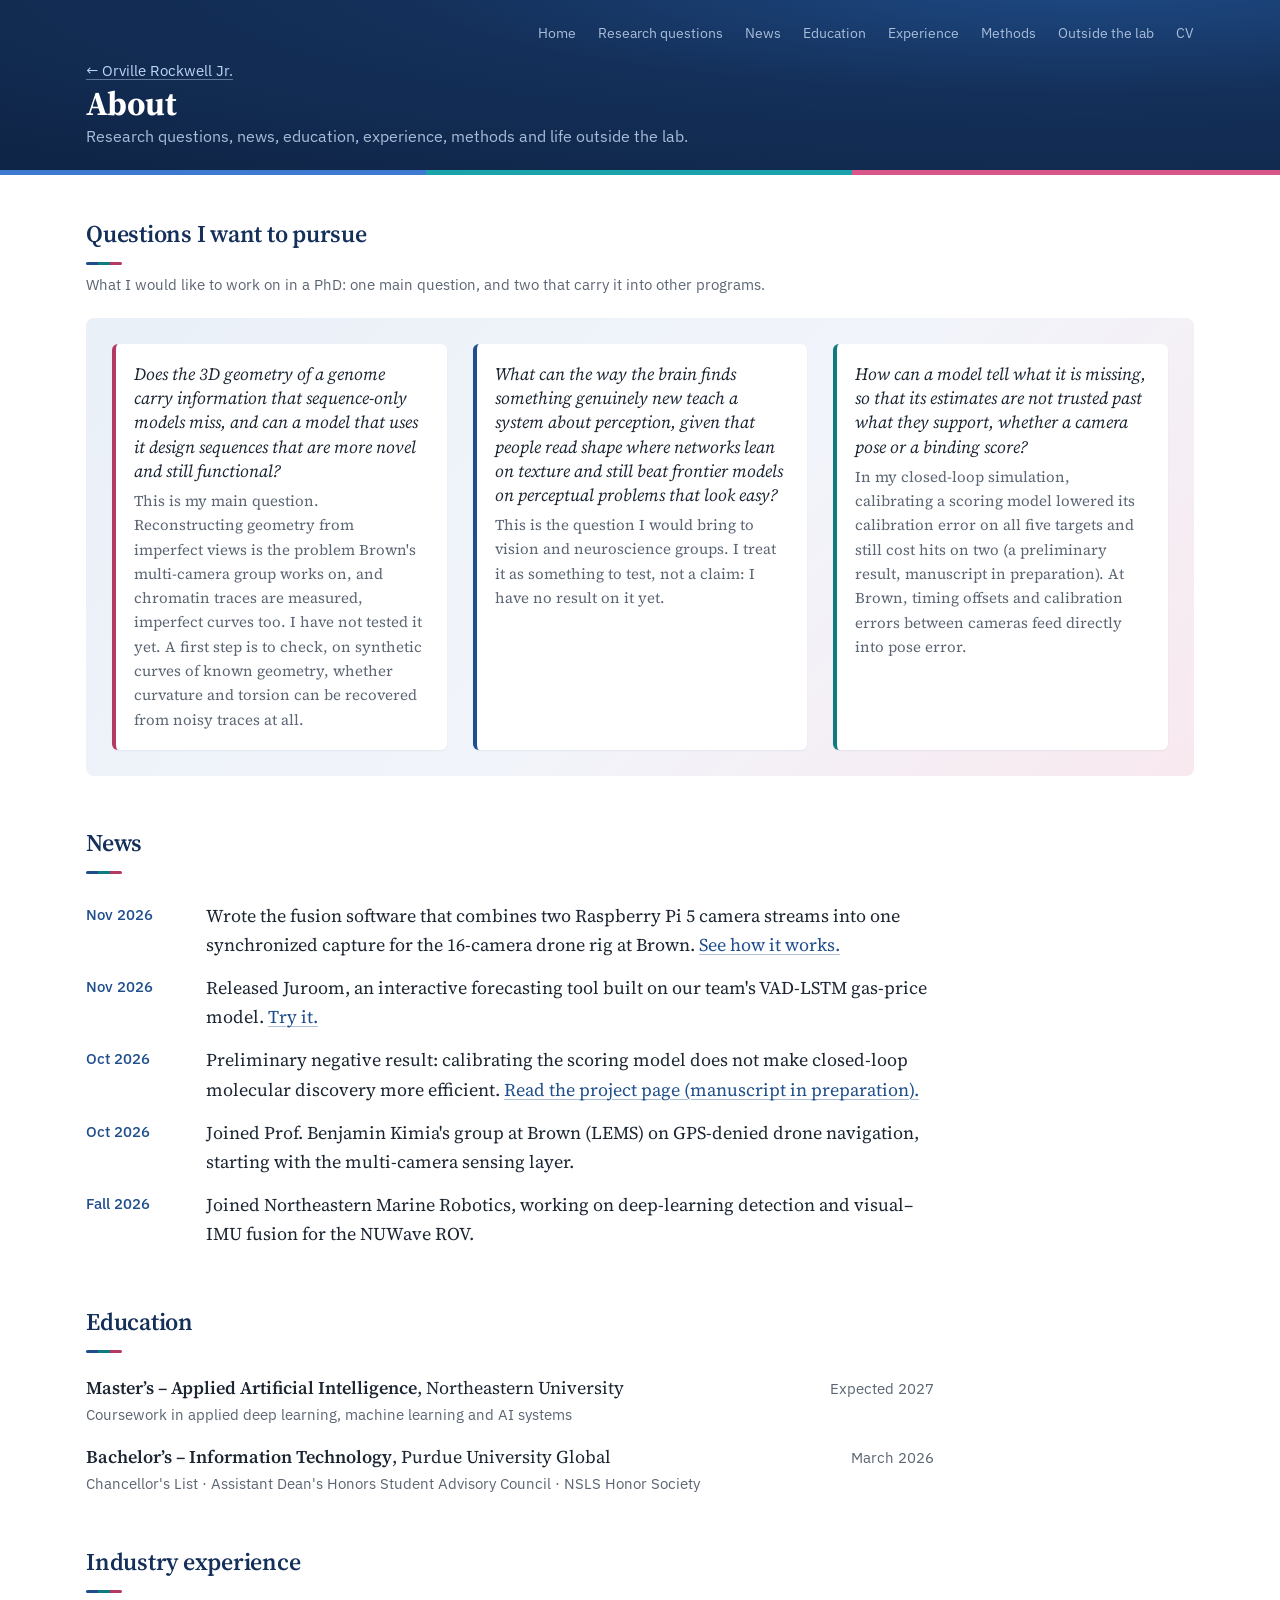
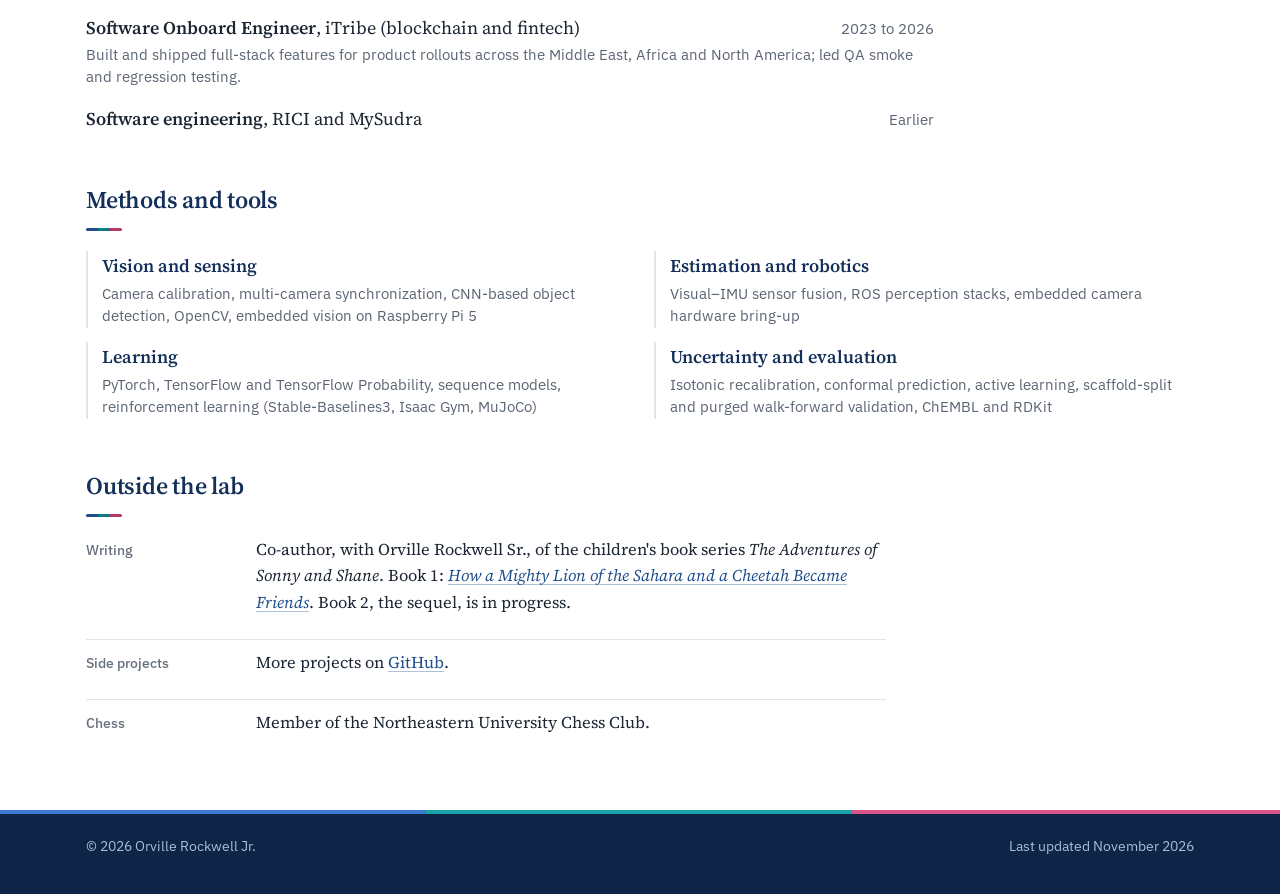
<file: about.html>
<!doctype html>
<html lang="en">
<head>
<meta charset="utf-8">
<meta name="viewport" content="width=device-width, initial-scale=1, viewport-fit=cover">
<title>About | Orville Rockwell Jr.</title>
<meta name="description" content="News, education, industry experience, methods and life outside the lab for Orville Rockwell Jr.">
<meta name="author" content="Orville Rockwell Jr.">
<meta name="theme-color" content="#14305A">
<link rel="canonical" href="https://orvillerockwelljr.com/about.html">
<link rel="icon" href="favicon.svg" type="image/svg+xml">
<link rel="apple-touch-icon" href="assets/img/apple-touch-icon.png">
<meta property="og:type" content="profile">
<meta property="og:site_name" content="Orville Rockwell Jr.">
<meta property="og:title" content="Orville Rockwell Jr.">
<meta property="og:description" content="Orville Rockwell Jr. is a Master's student in Applied Artificial Intelligence at Northeastern University, whose research focuses on computer vision, generative modeling, and machine learning for computational biology and autonomous systems.">
<meta property="og:url" content="https://orvillerockwelljr.com/about.html">
<meta property="og:image" content="https://orvillerockwelljr.com/assets/img/og.jpg">
<meta property="og:image:type" content="image/jpeg">
<meta property="og:image:width" content="1200">
<meta property="og:image:height" content="630">
<meta name="twitter:card" content="summary_large_image">
<meta name="twitter:title" content="Orville Rockwell Jr.">
<meta name="twitter:description" content="Orville Rockwell Jr. is a Master's student in Applied Artificial Intelligence at Northeastern University, whose research focuses on computer vision, generative modeling, and machine learning for computational biology and autonomous systems.">
<meta name="twitter:image" content="https://orvillerockwelljr.com/assets/img/og.jpg">
<link rel="preconnect" href="https://fonts.googleapis.com">
<link rel="preconnect" href="https://fonts.gstatic.com" crossorigin>
<link rel="stylesheet" href="https://fonts.googleapis.com/css2?family=IBM+Plex+Sans:wght@400;500;600&family=Source+Serif+4:ital,opsz,wght@0,8..60,400;0,8..60,600;0,8..60,700;1,8..60,400&display=swap">
<style>
/* Academic homepage: white paper, slate-blue ink, Source Serif 4 for reading, IBM Plex Sans for dates and metadata.
   Three thread colors mark each entry's domain: method (cobalt), autonomous systems (teal), computational biology (rose).
   One deliberate moment: the calibration board on the Brown entry detects its corners once when it scrolls into view. */
:root{
  --paper:#FFFFFF; --ink:#1C2633; --muted:#5B6573; --faint:#66707D; --rule:#E2E6EB; --wash:#F4F6F9;
  --cv:#1F4E8C; --auto:#0F7A80; --bio:#B23A64;
  --serif:"Source Serif 4",Georgia,"Times New Roman",serif;
  --sans:"IBM Plex Sans","Helvetica Neue",Arial,sans-serif;
  --col:46rem;
}
*{box-sizing:border-box}
html{scroll-behavior:smooth;-webkit-text-size-adjust:100%}
body{margin:0;background:var(--paper);color:var(--ink);font-family:var(--serif);font-size:18px;line-height:1.62;font-optical-sizing:auto;-webkit-font-smoothing:antialiased}
a{color:var(--cv);text-decoration:underline;text-decoration-color:color-mix(in srgb,var(--cv) 35%,transparent);text-underline-offset:3px;text-decoration-thickness:1px}
a:hover{text-decoration-color:var(--cv)}
a:focus-visible{outline:2px solid var(--cv);outline-offset:3px;border-radius:2px}
p{margin:0}
.skip{position:absolute;left:-9999px;top:0;background:var(--cv);color:#fff;padding:8px 14px;font-family:var(--sans);font-size:14px}
.skip:focus{left:0}
.page{max-width:calc(var(--col) + 14rem);margin:0 auto;padding:0 max(22px,env(safe-area-inset-left,0px)) 0 max(22px,env(safe-area-inset-right,0px))}

/* masthead: deep cobalt band with the three thread colors along its lower edge */
:root{--navy:#14305A;--navy-2:#0F2547;--on:#FFFFFF;--on-2:#D4DEEC;--on-3:#A9BDD9;--cv-bg:#EAF0F8;--auto-bg:#E6F3F3;--bio-bg:#F8E9EF}
.mast{overflow:hidden;background:radial-gradient(120% 140% at 85% -10%,#1E4A85 0%,var(--navy) 45%,var(--navy-2) 100%);color:var(--on);position:relative}
.mast::after{content:"";position:absolute;left:0;right:0;bottom:0;height:5px;background:linear-gradient(90deg,#3E7BD0 0 33.3%,#1AA3AA 33.3% 66.6%,#D9568A 66.6%)}
.mast a{color:#BFD5F7;text-decoration-color:rgba(191,213,247,.45)}
.mast a:hover{text-decoration-color:#BFD5F7}
.mast a:focus-visible{outline-color:#fff}
.mast .top a{color:var(--on-3)}
.mast .top a:hover{color:#fff}
.mast .hero{border-bottom:0;padding-bottom:56px}
.mast h1{color:#fff}
.mast .role{color:var(--on-3)}
.mast .focusline{color:#fff}
.mast .bio{color:var(--on-2)}
.mast .bio strong{color:#fff}
.mast .portrait{box-shadow:0 0 0 5px rgba(255,255,255,.16),0 18px 40px rgba(4,12,28,.45)}

/* masthead illustration: cameras on a flight path observing a sparse 3D point cloud */
.mvg{position:absolute;right:-90px;top:30px;width:min(470px,38vw);height:auto;pointer-events:none;opacity:.42;z-index:0;-webkit-mask-image:linear-gradient(100deg,transparent 8%,#000 45%),linear-gradient(180deg,#000 55%,transparent 92%);-webkit-mask-composite:source-in;mask-image:linear-gradient(100deg,transparent 8%,#000 45%),linear-gradient(180deg,#000 55%,transparent 92%);mask-composite:intersect}
.m-pt{fill:#7FA6E6}.m-pt.s{fill:#C9DBFA}
.m-ray{stroke:#D9568A;stroke-width:.8;opacity:.55}
.m-traj{fill:none;stroke:#1AA3AA;stroke-width:1.4;stroke-dasharray:3 4}
.m-fr{fill:none;stroke:#5CC8CF;stroke-width:1}
.m-cam{fill:#5CC8CF}
.mast .page{position:relative;z-index:1}
@media (max-width:900px){.mvg{display:none}}

/* top line */
.top{display:flex;justify-content:flex-end;gap:22px;padding:22px 0 0;font-family:var(--sans);font-size:14px}
.top a{color:var(--muted);text-decoration:none;white-space:nowrap}
@media (max-width:540px){.top{justify-content:flex-start;flex-wrap:wrap;gap:6px 18px;font-size:13.5px}}
.top a:hover{color:var(--ink)}

/* hero */
.hero{display:grid;grid-template-columns:1fr;gap:26px;padding:44px 0 40px;border-bottom:1px solid var(--rule)}
@media (min-width:760px){.hero{grid-template-columns:13.5rem minmax(0,1fr);gap:44px;align-items:start;padding-top:64px}}
.portrait{width:13.5rem;height:auto;max-width:62vw;aspect-ratio:1/1;object-fit:cover;object-position:50% 30%;border-radius:50%;display:block;background:var(--wash)}
h1{font-size:clamp(2.4rem,5.6vw,3.4rem);font-weight:700;letter-spacing:-.015em;line-height:1.05;margin:0}
.role{font-family:var(--sans);font-size:15.5px;color:var(--muted);margin-top:10px;line-height:1.5}
.focusline{font-size:1.32rem;font-style:italic;margin-top:18px;line-height:1.4;color:var(--ink)}
.bio{margin-top:16px;max-width:var(--col)}
.bio p+p{margin-top:12px}
.links{display:flex;flex-wrap:wrap;gap:6px 20px;margin-top:20px;font-family:var(--sans);font-size:15px;font-weight:500}

/* sections */
section{padding:40px 0 8px}
main section[id]{scroll-margin-top:16px}
h2{font-size:1.5rem;font-weight:600;letter-spacing:-.01em;margin:0 0 20px;color:var(--navy)}
h2::after{content:"";display:block;width:36px;height:3px;border-radius:2px;margin-top:8px;background:linear-gradient(90deg,var(--cv) 0 33.3%,var(--auto) 33.3% 66.6%,var(--bio) 66.6%)}
.sub{font-family:var(--sans);font-size:14.5px;color:var(--muted);margin:-12px 0 22px;max-width:var(--col)}

/* research focus */
.threads{display:grid;gap:14px;max-width:calc(var(--col) + 7rem);margin:0;padding:0;list-style:none}
.threads li{display:grid;grid-template-columns:12px 13rem minmax(0,1fr);gap:0 14px;align-items:start}
.threads .mk{width:10px;height:10px;border-radius:50%;margin-top:.62em}
.threads b{font-weight:600}
.threads span.d{color:var(--muted)}
@media (max-width:640px){.threads li{grid-template-columns:12px minmax(0,1fr)}.threads span.d{grid-column:2}}
.mk.cv{background:var(--cv)} .mk.auto{background:var(--auto)} .mk.bio{background:var(--bio)}

/* research areas */
.areas{display:grid;grid-template-columns:1fr;gap:16px;margin:0;padding:0;list-style:none}
@media (min-width:860px){.areas{grid-template-columns:repeat(3,minmax(0,1fr))}}
.area{border-top:3px solid var(--ac);background:linear-gradient(180deg,color-mix(in srgb,var(--ac) 7%,#fff),#fff 70%);border-radius:0 0 6px 6px;padding:18px 18px 20px;box-shadow:0 1px 0 var(--rule),inset 0 0 0 1px var(--rule)}
.area h3{font-size:1.12rem;font-weight:600;margin:0;color:var(--navy)}
.area p{font-size:16px;margin-top:8px;color:var(--ink)}
.area p.methods{margin-top:10px;font-family:var(--sans);font-size:13.5px;color:var(--faint)}
.more{margin-top:10px;font-family:var(--sans);font-size:15px;font-weight:500}
.lead{max-width:calc(var(--col) + 6rem);margin:-4px 0 22px;font-size:17.5px}

/* methods and tools */
.tools{display:grid;grid-template-columns:1fr;gap:14px 28px;margin:0}
@media (min-width:760px){.tools{grid-template-columns:repeat(2,minmax(0,1fr))}}
.tools div{border-left:2px solid var(--rule);padding-left:14px}
.tools dt{font-weight:600;color:var(--navy)}
.tools dd{margin:3px 0 0;font-family:var(--sans);font-size:14.5px;color:var(--muted);line-height:1.55}

/* outside the lab */
.extra{list-style:none;margin:0;padding:0;display:grid;gap:12px;max-width:calc(var(--col) + 4rem)}
.extra li{display:grid;grid-template-columns:9.5rem minmax(0,1fr);gap:0 18px;align-items:baseline;padding:10px 0;border-top:1px solid var(--rule)}
.extra li:first-child{border-top:0;padding-top:0}
.extra .k{font-family:var(--sans);font-size:14px;font-weight:500;color:var(--faint)}
.extra p{font-size:16.5px}
.extra cite{font-style:italic}
@media (max-width:540px){.extra li{grid-template-columns:1fr;gap:2px}}

/* education and experience */
.edu{list-style:none;margin:0;padding:0;display:flex;flex-direction:column;gap:16px;max-width:calc(var(--col) + 7rem)}
.edu li{display:grid;grid-template-columns:minmax(0,1fr) auto;gap:2px 18px;align-items:baseline}
.edu b{font-weight:600}
.edu .when{font-family:var(--sans);font-size:14.5px;color:var(--muted);white-space:nowrap;font-variant-numeric:tabular-nums}
.edu .det{grid-column:1/-1;font-family:var(--sans);font-size:14.5px;color:var(--muted);line-height:1.5}
@media (max-width:540px){.edu li{grid-template-columns:1fr}.edu .when{grid-row:2}}

/* publications */
.pubs{list-style:none;margin:0;padding:0;max-width:calc(var(--col) + 7rem);display:flex;flex-direction:column;gap:14px}
.pubs li{padding-left:14px;border-left:3px solid var(--bio)}
.pubs .tt{font-weight:600}
.pubs .vn{font-family:var(--sans);font-size:14.5px;color:var(--muted);margin-top:3px}

/* news */
.news{list-style:none;margin:0;padding:0;max-width:calc(var(--col) + 7rem)}
.news li{display:grid;grid-template-columns:6.5rem minmax(0,1fr);gap:16px;padding:7px 0}
.news time{font-family:var(--sans);font-size:14.5px;font-weight:500;color:var(--cv);padding-top:2px;font-variant-numeric:tabular-nums}
@media (max-width:540px){.news li{grid-template-columns:1fr;gap:0}}

/* entries */
.entries{display:flex;flex-direction:column;gap:34px}
.entry{display:grid;grid-template-columns:1fr;gap:14px}
@media (min-width:760px){.entry{grid-template-columns:16.5rem minmax(0,1fr);gap:30px}}
.thumb{position:relative;aspect-ratio:16/10;background:var(--tbg,var(--wash));border:1px solid color-mix(in srgb,var(--t,var(--cv)) 22%,#fff);border-radius:4px;overflow:hidden;max-width:24rem}
.thumb img{width:100%;height:100%;object-fit:cover;display:block}
.thumb svg{position:absolute;inset:0;width:100%;height:100%}
.entry h3{font-size:1.18rem;font-weight:600;line-height:1.3;margin:0;display:flex;gap:10px;align-items:baseline}
.entry h3 .mk{flex:none;width:9px;height:9px;border-radius:50%;transform:translateY(-2px)}
.where{font-family:var(--sans);font-size:14.5px;color:var(--muted);margin-top:4px;line-height:1.5}
.where b{color:var(--ink);font-weight:500}
.status{display:inline-block;font-family:var(--sans);font-size:12.5px;font-weight:500;line-height:1;padding:5px 8px;border-radius:3px;margin-top:9px;background:var(--wash);color:var(--muted);border:1px solid var(--rule)}
.status.live{color:var(--auto);border-color:color-mix(in srgb,var(--auto) 30%,var(--rule));background:color-mix(in srgb,var(--auto) 6%,#fff)}
.status.result{color:var(--bio);border-color:color-mix(in srgb,var(--bio) 30%,var(--rule));background:color-mix(in srgb,var(--bio) 6%,#fff)}
.entry .sum{margin-top:10px;max-width:var(--col);font-size:17px}
.more{margin-top:10px;font-family:var(--sans);font-size:15px;font-weight:500}
.methods{font-family:var(--sans);font-size:13.5px;color:var(--faint);margin-top:8px}

/* key line under each entry: the one sentence a skimmer should leave with */
.key{margin-top:12px;padding:2px 0 2px 14px;border-left:3px solid var(--t,var(--cv));font-size:17px;max-width:var(--col)}
.key b{font-weight:600}
.entry.t-auto{--t:var(--auto);--tbg:var(--auto-bg)} .entry.t-bio{--t:var(--bio);--tbg:var(--bio-bg)} .entry.t-cv{--t:var(--cv);--tbg:var(--cv-bg)}
.entry h3{color:var(--ink)}
.key{background:color-mix(in srgb,var(--t,var(--cv)) 5%,#fff);padding:10px 14px 10px 16px;border-radius:0 4px 4px 0}

/* questions I want to pursue */
.qs{list-style:none;margin:0;padding:0;display:flex;flex-direction:column;gap:14px}
.qs li{display:grid;grid-template-columns:12px minmax(0,1fr);gap:0 16px}
.qs .mk{width:10px;height:10px;border-radius:50%;margin-top:.7em}
.qs q{display:block;font-size:1.24rem;font-style:italic;line-height:1.4;quotes:none}
.qs p{color:var(--muted);margin-top:6px;font-size:16.5px}
.agenda{background:linear-gradient(135deg,var(--cv-bg),#F1F4FA 55%,var(--bio-bg));border-radius:8px;padding:26px;margin-top:8px}
.qs li{background:#fff;border-radius:6px;padding:18px 20px 18px 18px;box-shadow:0 1px 2px rgba(20,48,90,.06);border-left:4px solid var(--qc)}
.qs li .mk{display:none}
.qs li{grid-template-columns:minmax(0,1fr)!important}
@media (max-width:540px){.agenda{padding:22px 18px 24px;margin-left:-6px;margin-right:-6px}}

/* compact projects */
.compact{list-style:none;margin:0;padding:0;max-width:var(--col);display:flex;flex-direction:column;gap:18px}
.compact h3{font-size:1.08rem;font-weight:600;margin:0}
.compact p.sum{font-size:16.5px;margin-top:4px}

/* figures */
.fig text{font-family:var(--sans);font-size:12.5px;fill:var(--muted)}
.fig .lbl{fill:var(--ink);font-weight:500}
.st{fill:none;stroke-width:1.6;stroke-linecap:round;stroke-linejoin:round}
.st-faint{stroke:#C9D0D8} .st-mute{stroke:var(--faint)}
.st-cv{stroke:var(--cv)} .st-auto{stroke:var(--auto)} .st-bio{stroke:var(--bio)}
.fl-cv{fill:var(--cv)} .fl-auto{fill:var(--auto)} .fl-bio{fill:var(--bio)}
.fl-box{fill:#fff} .fl-track{fill:#E3E7EC}

/* calibration board */
.b-paper{fill:#fff;stroke:#C9D0D8;stroke-width:1}
.b-sq{fill:#2A3340}
.b-line{fill:none;stroke-width:1.5;stroke-linejoin:round}
.b-pt{fill:#fff;stroke-width:1.8}
.c-auto{stroke:var(--auto)} .c-ml{stroke:var(--cv)} .c-bio{stroke:var(--bio)}
.board .b-pt{opacity:0;transform-box:fill-box;transform-origin:center}
.board .b-line{stroke-dasharray:240;stroke-dashoffset:240}
.board.go .b-pt{animation:pt .32s cubic-bezier(.2,.7,.3,1.4) forwards;animation-delay:calc(var(--i) * 28ms + 120ms)}
.board.go .b-line{animation:ln .5s ease-out forwards;animation-delay:calc(var(--r) * 196ms + 260ms)}
@keyframes pt{from{opacity:0;transform:scale(.2)}to{opacity:1;transform:scale(1)}}
@keyframes ln{to{stroke-dashoffset:0}}
.board .cap{font-family:var(--sans);font-size:10.5px;fill:var(--muted)}
@media (prefers-reduced-motion:reduce){html{scroll-behavior:auto}.board .b-pt{opacity:1}.board .b-line{stroke-dashoffset:0}.board.go .b-pt,.board.go .b-line{animation:none}}

/* contact + footer */
.contact p{max-width:var(--col)}
.contact dl{display:grid;grid-template-columns:9rem minmax(0,1fr);gap:6px 16px;margin:16px 0 0;font-family:var(--sans);font-size:15px}
.contact dt{color:var(--faint)}
.contact dd{margin:0;word-break:break-word}
@media (max-width:540px){.contact dl{grid-template-columns:1fr;gap:0}.contact dd{margin-bottom:8px}}
footer{margin-top:56px;background:var(--navy-2);color:var(--on-3);font-family:var(--sans);font-size:13.5px;position:relative}
footer::before{content:"";position:absolute;left:0;right:0;top:0;height:4px;background:linear-gradient(90deg,#3E7BD0 0 33.3%,#1AA3AA 33.3% 66.6%,#D9568A 66.6%)}
.foot{display:flex;justify-content:space-between;gap:12px;flex-wrap:wrap;padding-top:26px;padding-bottom:36px}
@media print{
  .mast{background:none!important;color:#000}.mast::after,.mvg,.top,footer::before{display:none}
  .mast h1,.mast .focusline,.mast .bio,.mast .bio strong{color:#000}.mast .role{color:#333}.mast a{color:#000}
  .portrait{box-shadow:none}.agenda{background:none;padding:0}.qs li{box-shadow:none;border:1px solid #ccc}
  footer{background:none;color:#333}.entry{break-inside:avoid}a{text-decoration:none}
  .board .b-pt{opacity:1!important;animation:none!important}.board .b-line{stroke-dashoffset:0!important;animation:none!important}
}
</style>
<style>
.mast .hero.small{display:block;padding:14px 0 26px}
.mast .hero.small h1{font-size:clamp(1.7rem,3.6vw,2.1rem);margin:0}.mast .hero.small .role{margin-top:4px}
.crumb{font-family:var(--sans);font-size:14.5px;margin:0 0 4px}
@media (min-width:900px){.qs{display:grid;grid-template-columns:repeat(3,minmax(0,1fr));gap:26px}.qs q{font-size:1.08rem}.qs p{font-size:15px}}
.page{max-width:calc(var(--col) + 26rem)}
</style>
</head>
<body>
<a class="skip" href="#main">Skip to content</a>
<div class="mast">
<div class="page">
  <nav class="top" aria-label="Sections">
    <a href="./">Home</a>
    <a href="#agenda">Research questions</a>
    <a href="#news">News</a>
    <a href="#education">Education</a>
    <a href="#experience">Experience</a>
    <a href="#methods">Methods</a>
    <a href="#outside">Outside the lab</a>
    <a href="cv/Orville_Rockwell_CV.pdf?v=20261113a" target="_blank" rel="noopener">CV</a>
  </nav>
  <header class="hero small" id="main">
    <p class="crumb"><a href="./">&larr; Orville Rockwell Jr.</a></p>
    <h1>About</h1>
    <p class="role">Research questions, news, education, experience, methods and life outside the lab.</p>
  </header>
</div>
</div>
<div class="page">
  <main>

    <section id="agenda">
      <h2>Questions I want to pursue</h2>
      <p class="sub">What I would like to work on in a PhD: one main question, and two that carry it into other programs.</p>
      <div class="agenda">
        <ol class="qs">
          <li style="--qc:var(--bio)"><span class="mk" aria-hidden="true"></span><div><q>Does the 3D geometry of a genome carry information that sequence-only models miss, and can a model that uses it design sequences that are more novel and still functional?</q><p>This is my main question. Reconstructing geometry from imperfect views is the problem Brown's multi-camera group works on, and chromatin traces are measured, imperfect curves too. I have not tested it yet. A first step is to check, on synthetic curves of known geometry, whether curvature and torsion can be recovered from noisy traces at all.</p></div></li>
          <li style="--qc:var(--cv)"><span class="mk" aria-hidden="true"></span><div><q>What can the way the brain finds something genuinely new teach a system about perception, given that people read shape where networks lean on texture and still beat frontier models on perceptual problems that look easy?</q><p>This is the question I would bring to vision and neuroscience groups. I treat it as something to test, not a claim: I have no result on it yet.</p></div></li>
          <li style="--qc:var(--auto)"><span class="mk" aria-hidden="true"></span><div><q>How can a model tell what it is missing, so that its estimates are not trusted past what they support, whether a camera pose or a binding score?</q><p>In my closed-loop simulation, calibrating a scoring model lowered its calibration error on all five targets and still cost hits on two (a preliminary result, manuscript in preparation). At Brown, timing offsets and calibration errors between cameras feed directly into pose error.</p></div></li>
        </ol>
      </div>
    </section>

    <section id="news">
      <h2>News</h2>
      <ul class="news">
        <li><time>Nov 2026</time><p>Wrote the fusion software that combines two Raspberry&nbsp;Pi&nbsp;5 camera streams into one synchronized capture for the 16-camera drone rig at Brown. <a href="notes/brown-live-fusion.html#software">See how it works.</a></p></li>
        <li><time>Nov 2026</time><p>Released Juroom, an interactive forecasting tool built on our team's VAD-LSTM gas-price model. <a href="aai6640-team5/">Try it.</a></p></li>
        <li><time>Oct 2026</time><p>Preliminary negative result: calibrating the scoring model does not make closed-loop molecular discovery more efficient. <a href="projects/closed-loop-discovery/">Read the project page (manuscript in preparation).</a></p></li>
        <li><time>Oct 2026</time><p>Joined Prof. Benjamin Kimia's group at Brown (LEMS) on GPS-denied drone navigation, starting with the multi-camera sensing layer.</p></li>
        <li><time>Fall 2026</time><p>Joined Northeastern Marine Robotics, working on deep-learning detection and visual&ndash;IMU fusion for the NUWave ROV.</p></li>
      </ul>
    </section>

    <section id="education">
      <h2>Education</h2>
      <ul class="edu">
        <li><span><b>Master&rsquo;s &ndash; Applied Artificial Intelligence</b>, Northeastern University</span><span class="when">Expected 2027</span><span class="det">Coursework in applied deep learning, machine learning and AI systems</span></li>
        <li><span><b>Bachelor&rsquo;s &ndash; Information Technology</b>, Purdue University Global</span><span class="when">March 2026</span><span class="det">Chancellor's List &middot; Assistant Dean's Honors Student Advisory Council &middot; NSLS Honor Society</span></li>
      </ul>
    </section>

    <section id="experience">
      <h2>Industry experience</h2>
      <ul class="edu">
        <li><span><b>Software Onboard Engineer</b>, iTribe (blockchain and fintech)</span><span class="when">2023 to 2026</span><span class="det">Built and shipped full-stack features for product rollouts across the Middle East, Africa and North America; led QA smoke and regression testing.</span></li>
        <li><span><b>Software engineering</b>, RICI and MySudra</span><span class="when">Earlier</span></li>
      </ul>
    </section>

    <section id="methods">
      <h2>Methods and tools</h2>
      <dl class="tools">
        <div><dt>Vision and sensing</dt><dd>Camera calibration, multi-camera synchronization, CNN-based object detection, OpenCV, embedded vision on Raspberry&nbsp;Pi&nbsp;5</dd></div>
        <div><dt>Estimation and robotics</dt><dd>Visual&ndash;IMU sensor fusion, ROS perception stacks, embedded camera hardware bring-up</dd></div>
        <div><dt>Learning</dt><dd>PyTorch, TensorFlow and TensorFlow Probability, sequence models, reinforcement learning (Stable-Baselines3, Isaac Gym, MuJoCo)</dd></div>
        <div><dt>Uncertainty and evaluation</dt><dd>Isotonic recalibration, conformal prediction, active learning, scaffold-split and purged walk-forward validation, ChEMBL and RDKit</dd></div>
      </dl>
    </section>

    <section id="outside">
      <h2>Outside the lab</h2>
      <ul class="extra">
        <li><span class="k">Writing</span><p>Co-author, with Orville Rockwell Sr., of the children's book series <cite>The Adventures of Sonny and Shane</cite>. Book 1: <a href="https://www.amazon.com/Adventures-Sonny-Shane-Cheetah-Friends-ebook/dp/B0FZ7FLQ1J" target="_blank" rel="noopener"><cite>How a Mighty Lion of the Sahara and a Cheetah Became Friends</cite></a>. Book 2, the sequel, is in progress.</p></li>
        <li><span class="k">Side projects</span><p>More projects on <a href="https://github.com/OrvilleRockwellJr" target="_blank" rel="noopener">GitHub</a>.</p></li>
        <li><span class="k">Chess</span><p>Member of the Northeastern University Chess Club.</p></li>
      </ul>
    </section>

  </main>
</div>
<footer>
  <div class="page foot">
    <span>&copy; 2026 Orville Rockwell Jr.</span>
    <span>Last updated November 2026</span>
  </div>
</footer>
</body>
</html>
</file>
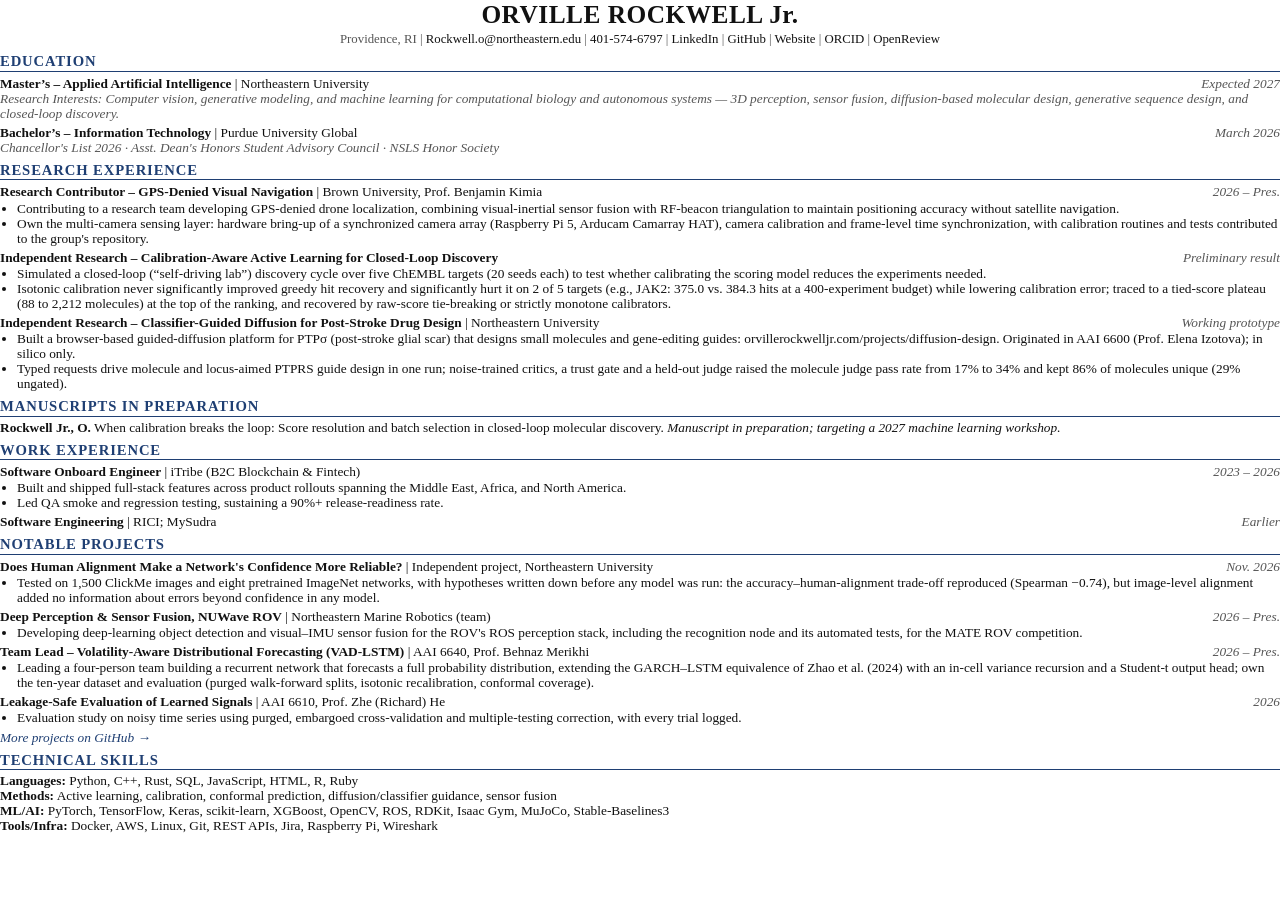
<file: _cv/cv.html>
<!doctype html>
<html lang="en">
<head>
<meta charset="utf-8">
<title>Orville Rockwell Jr. — CV</title>
<style>
@page{size:letter;margin:0.38in 0.5in 0.32in}
*{box-sizing:border-box}
body{margin:0;font-family:"Liberation Serif","Times New Roman",serif;font-size:10pt;line-height:1.13;color:#111}
a{color:inherit;text-decoration:none}
h1{text-align:center;font-size:19pt;letter-spacing:.02em;margin:0}
.contact{text-align:center;font-size:9.6pt;color:#555;margin-top:3px}
.contact b{font-weight:normal;color:#111}
h2{font-size:11pt;color:#1F3F73;letter-spacing:.06em;text-transform:uppercase;border-bottom:1px solid #1F3F73;margin:7px 0 3px;padding-bottom:1px}
.row{display:flex;justify-content:space-between;gap:12px;margin-top:4px}
.row .r{font-style:italic;color:#555;white-space:nowrap}
.sub{font-style:italic;color:#555}
ul{margin:1px 0 0;padding-left:17px}
li{margin:0}
.pub{margin-top:3px}
.more{margin-top:4px;font-style:italic;color:#1F3F73}
</style>
</head>
<body>
<h1>ORVILLE ROCKWELL Jr.</h1>
<div class="contact">Providence, RI | <b><a href="mailto:Rockwell.o@northeastern.edu">Rockwell.o@northeastern.edu</a></b> | <b><a href="tel:+14015746797">401-574-6797</a></b> | <b><a href="https://www.linkedin.com/in/orville-rockwell-jr-92806528a">LinkedIn</a></b> | <b><a href="https://github.com/OrvilleRockwellJr">GitHub</a></b> | <b><a href="https://orvillerockwelljr.com">Website</a></b> | <b><a href="https://orcid.org/0009-0008-2864-4912">ORCID</a></b> | <b><a href="https://openreview.net/profile?id=~Orville_Rockwell_Jr.1">OpenReview</a></b></div>

<h2>Education</h2>
<div class="row"><span><b>Master’s – Applied Artificial Intelligence</b> | Northeastern University</span><span class="r">Expected 2027</span></div>
<div class="sub">Research Interests: Computer vision, generative modeling, and machine learning for computational biology and autonomous systems — 3D perception, sensor fusion, diffusion-based molecular design, generative sequence design, and closed-loop discovery.</div>
<div class="row"><span><b>Bachelor’s – Information Technology</b> | Purdue University Global</span><span class="r">March 2026</span></div>
<div class="sub">Chancellor's List 2026 · Asst. Dean's Honors Student Advisory Council · NSLS Honor Society</div>

<h2>Research Experience</h2>
<div class="row"><span><b>Research Contributor – GPS-Denied Visual Navigation</b> | Brown University, Prof. Benjamin Kimia</span><span class="r">2026 – Pres.</span></div>
<ul>
<li>Contributing to a research team developing GPS-denied drone localization, combining visual-inertial sensor fusion with RF-beacon triangulation to maintain positioning accuracy without satellite navigation.</li>
<li>Own the multi-camera sensing layer: hardware bring-up of a synchronized camera array (Raspberry Pi 5, Arducam Camarray HAT), camera calibration and frame-level time synchronization, with calibration routines and tests contributed to the group's repository.</li>
</ul>
<div class="row"><span><b>Independent Research – Calibration-Aware Active Learning for Closed-Loop Discovery</b></span><span class="r">Preliminary result</span></div>
<ul>
<li>Simulated a closed-loop (“self-driving lab”) discovery cycle over five ChEMBL targets (20 seeds each) to test whether calibrating the scoring model reduces the experiments needed.</li>
<li>Isotonic calibration never significantly improved greedy hit recovery and significantly hurt it on 2 of 5 targets (e.g., JAK2: 375.0 vs. 384.3 hits at a 400-experiment budget) while lowering calibration error; traced to a tied-score plateau (88 to 2,212 molecules) at the top of the ranking, and recovered by raw-score tie-breaking or strictly monotone calibrators.</li>
</ul>
<div class="row"><span><b>Independent Research – Classifier-Guided Diffusion for Post-Stroke Drug Design</b> | Northeastern University</span><span class="r">Working prototype</span></div>
<ul>
<li>Built a browser-based guided-diffusion platform for PTP&sigma; (post-stroke glial scar) that designs small molecules and gene-editing guides: <a href="https://orvillerockwelljr.com/projects/diffusion-design/">orvillerockwelljr.com/projects/diffusion-design</a>. Originated in AAI 6600 (Prof. Elena Izotova); in silico only.</li>
<li>Typed requests drive molecule and locus-aimed PTPRS guide design in one run; noise-trained critics, a trust gate and a held-out judge raised the molecule judge pass rate from 17% to 34% and kept 86% of molecules unique (29% ungated).</li>
</ul>

<h2>Manuscripts in Preparation</h2>
<div class="pub"><b>Rockwell Jr., O.</b> When calibration breaks the loop: Score resolution and batch selection in closed-loop molecular discovery. <i>Manuscript in preparation; targeting a 2027 machine learning workshop.</i></div>

<h2>Work Experience</h2>
<div class="row"><span><b>Software Onboard Engineer</b> | iTribe (B2C Blockchain &amp; Fintech)</span><span class="r">2023 – 2026</span></div>
<ul>
<li>Built and shipped full-stack features across product rollouts spanning the Middle East, Africa, and North America.</li>
<li>Led QA smoke and regression testing, sustaining a 90%+ release-readiness rate.</li>
</ul>
<div class="row"><span><b>Software Engineering</b> | RICI; MySudra</span><span class="r">Earlier</span></div>

<h2>Notable Projects</h2>
<div class="row"><span><b><a href="https://github.com/OrvilleRockwellJr/OrvilleRockwellJr.github.io/blob/main/projects/human-alignment-calibration/REPORT.md">Does Human Alignment Make a Network's Confidence More Reliable?</a></b> | Independent project, Northeastern University</span><span class="r">Nov. 2026</span></div>
<ul>
<li>Tested on 1,500 ClickMe images and eight pretrained ImageNet networks, with hypotheses written down before any model was run: the accuracy&ndash;human-alignment trade-off reproduced (Spearman &minus;0.74), but image-level alignment added no information about errors beyond confidence in any model.</li>
</ul>
<div class="row"><span><b>Deep Perception &amp; Sensor Fusion, NUWave ROV</b> | Northeastern Marine Robotics (team)</span><span class="r">2026 – Pres.</span></div>
<ul>
<li>Developing deep-learning object detection and visual–IMU sensor fusion for the ROV's ROS perception stack, including the recognition node and its automated tests, for the MATE ROV competition.</li>
</ul>
<div class="row"><span><b>Team Lead – Volatility-Aware Distributional Forecasting (VAD-LSTM)</b> | AAI 6640, Prof. Behnaz Merikhi</span><span class="r">2026 – Pres.</span></div>
<ul>
<li>Leading a four-person team building a recurrent network that forecasts a full probability distribution, extending the GARCH–LSTM equivalence of Zhao et al. (2024) with an in-cell variance recursion and a Student-t output head; own the ten-year dataset and evaluation (purged walk-forward splits, isotonic recalibration, conformal coverage).</li>
</ul>
<div class="row"><span><b>Leakage-Safe Evaluation of Learned Signals</b> | AAI 6610, Prof. Zhe (Richard) He</span><span class="r">2026</span></div>
<ul>
<li>Evaluation study on noisy time series using purged, embargoed cross-validation and multiple-testing correction, with every trial logged.</li>
</ul>
<div class="more"><a href="https://github.com/OrvilleRockwellJr">More projects on GitHub &rarr;</a></div>

<h2>Technical Skills</h2>
<div><b>Languages:</b> Python, C++, Rust, SQL, JavaScript, HTML, R, Ruby</div>
<div><b>Methods:</b> Active learning, calibration, conformal prediction, diffusion/classifier guidance, sensor fusion</div>
<div><b>ML/AI:</b> PyTorch, TensorFlow, Keras, scikit-learn, XGBoost, OpenCV, ROS, RDKit, Isaac Gym, MuJoCo, Stable-Baselines3</div>
<div><b>Tools/Infra:</b> Docker, AWS, Linux, Git, REST APIs, Jira, Raspberry Pi, Wireshark</div>
</body>
</html>
</file>
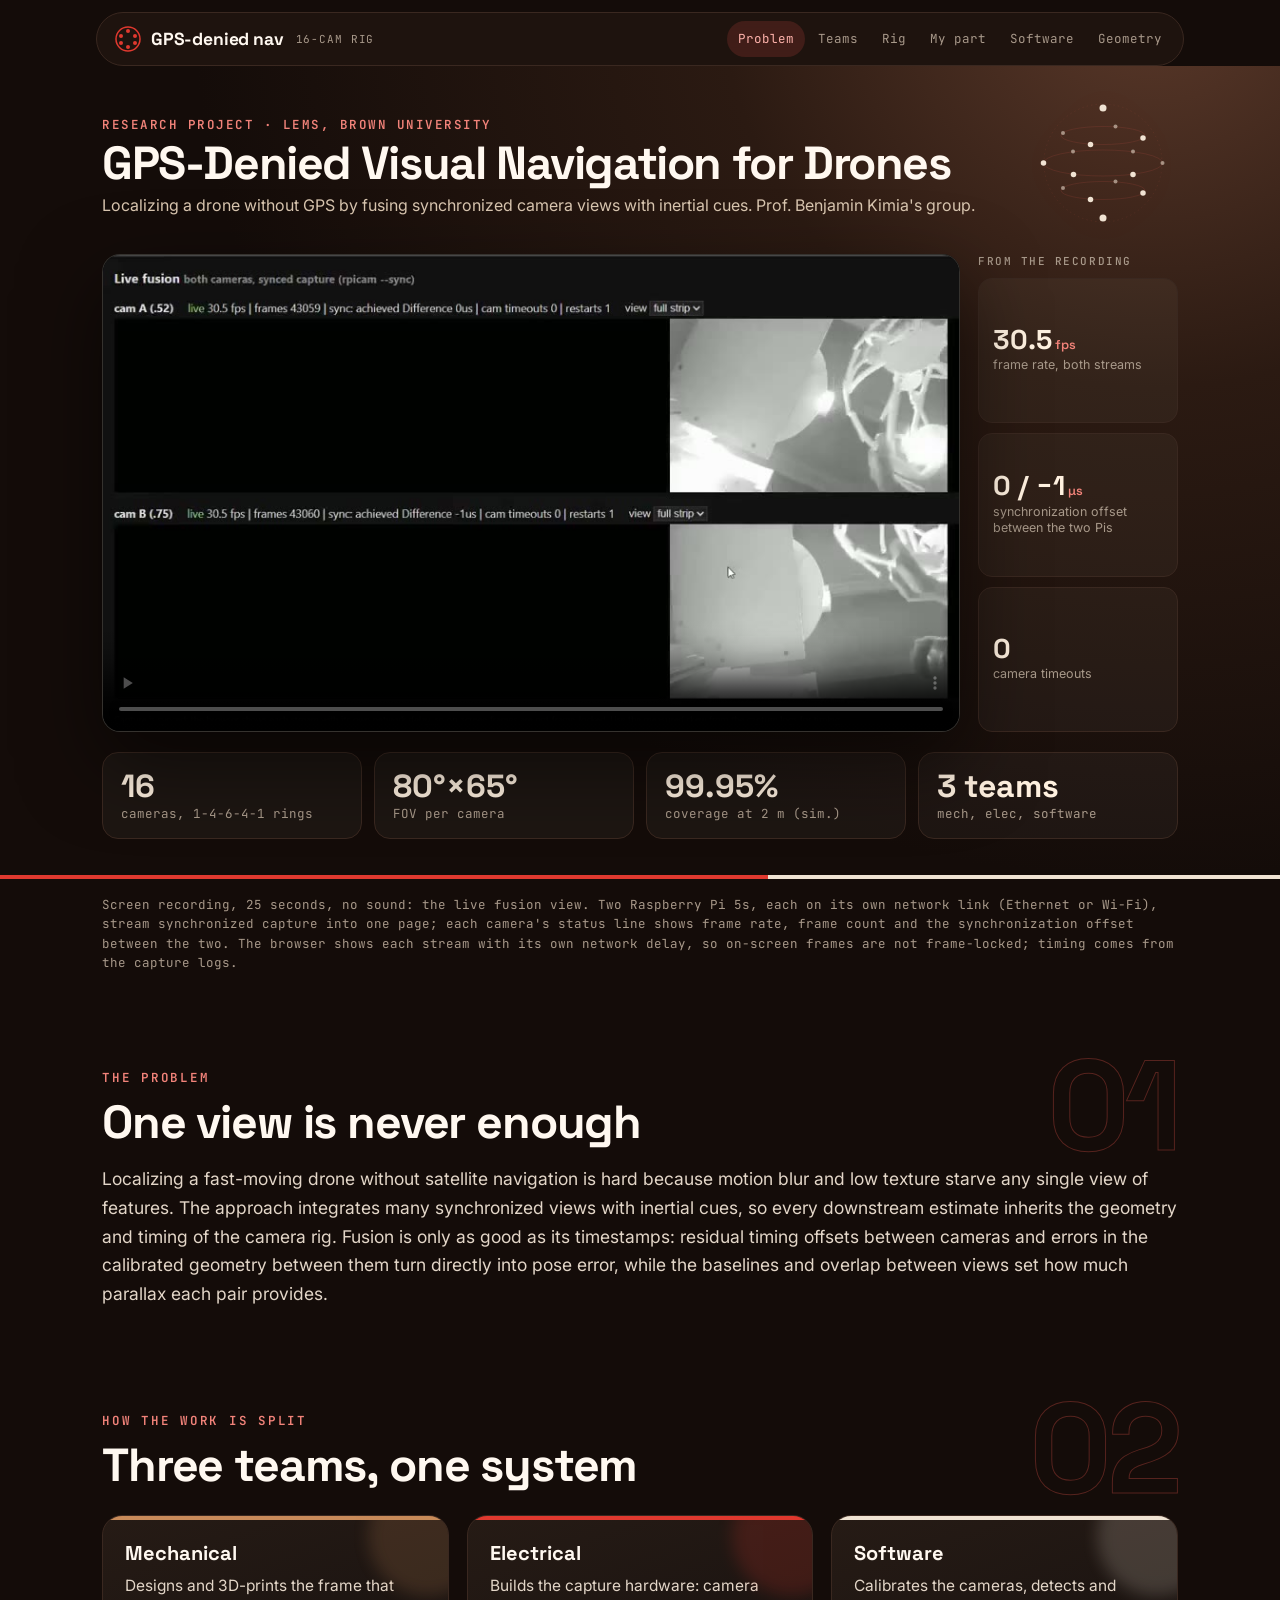
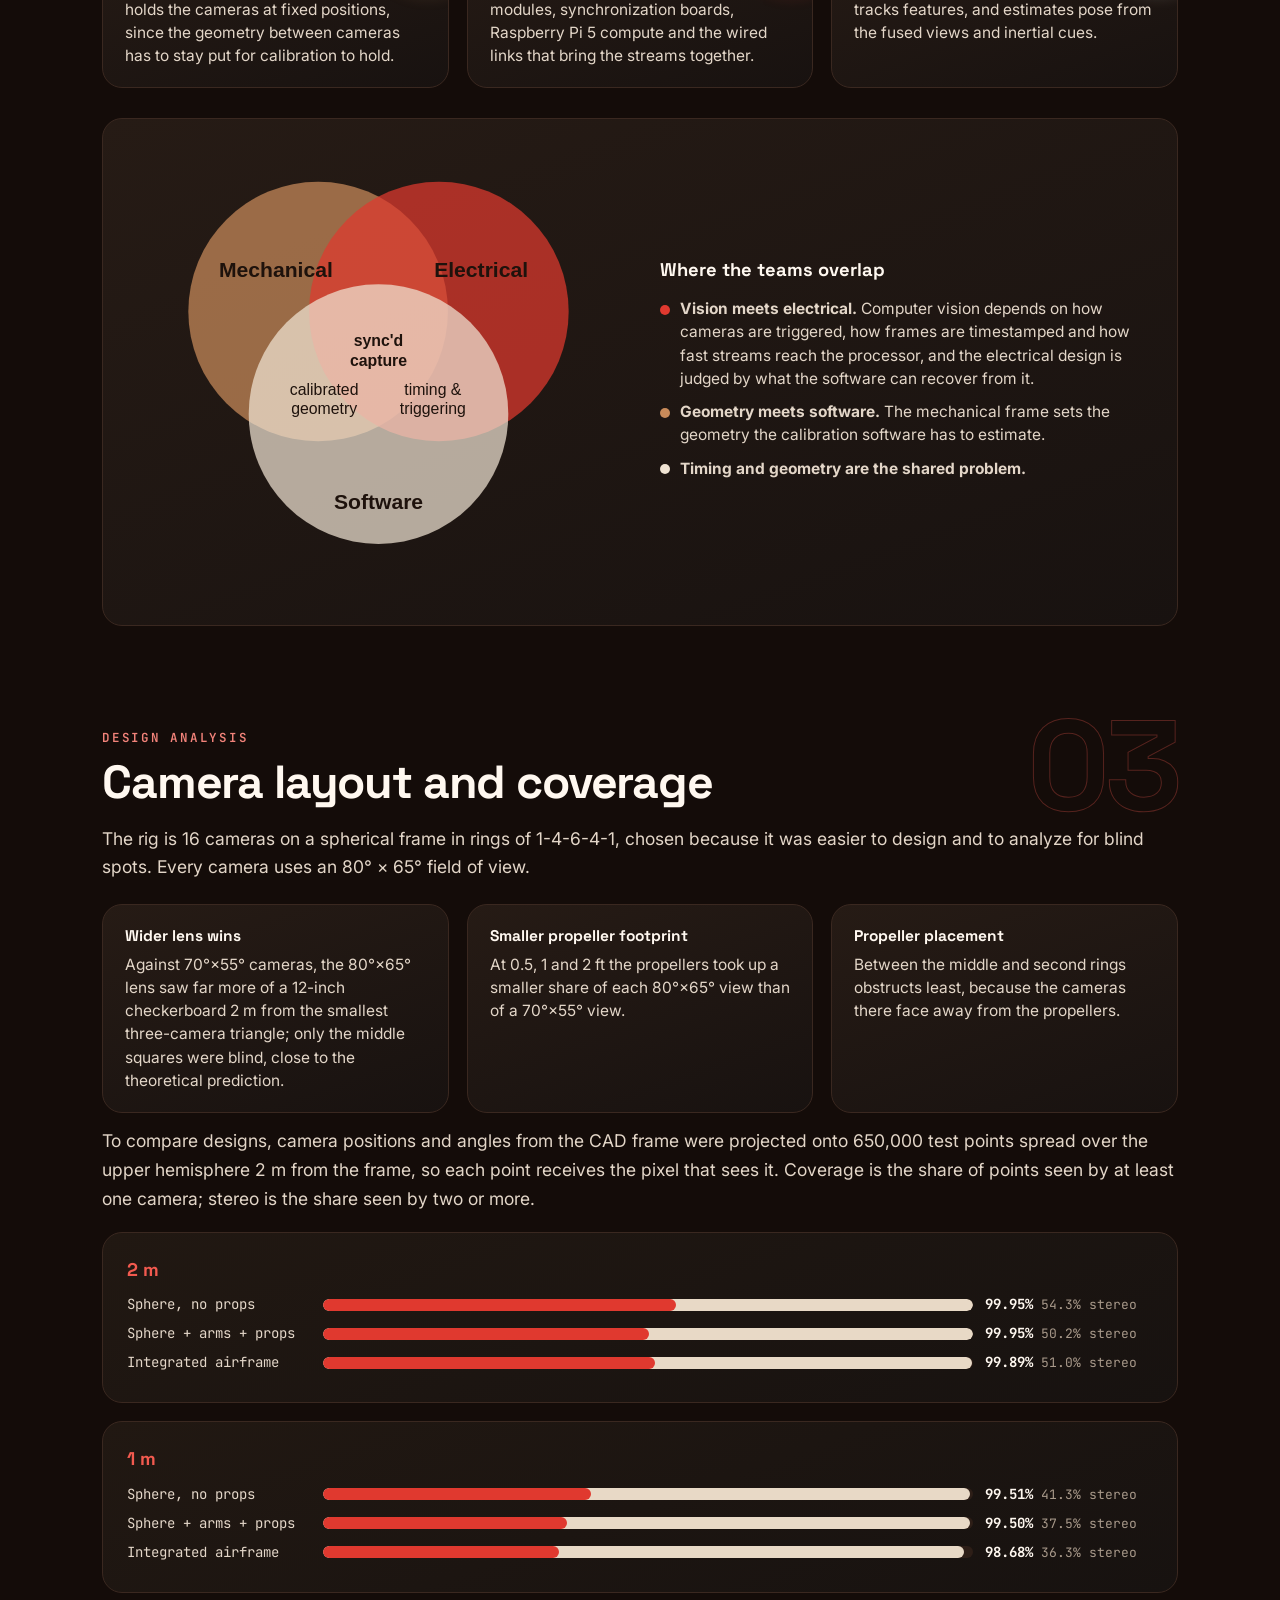
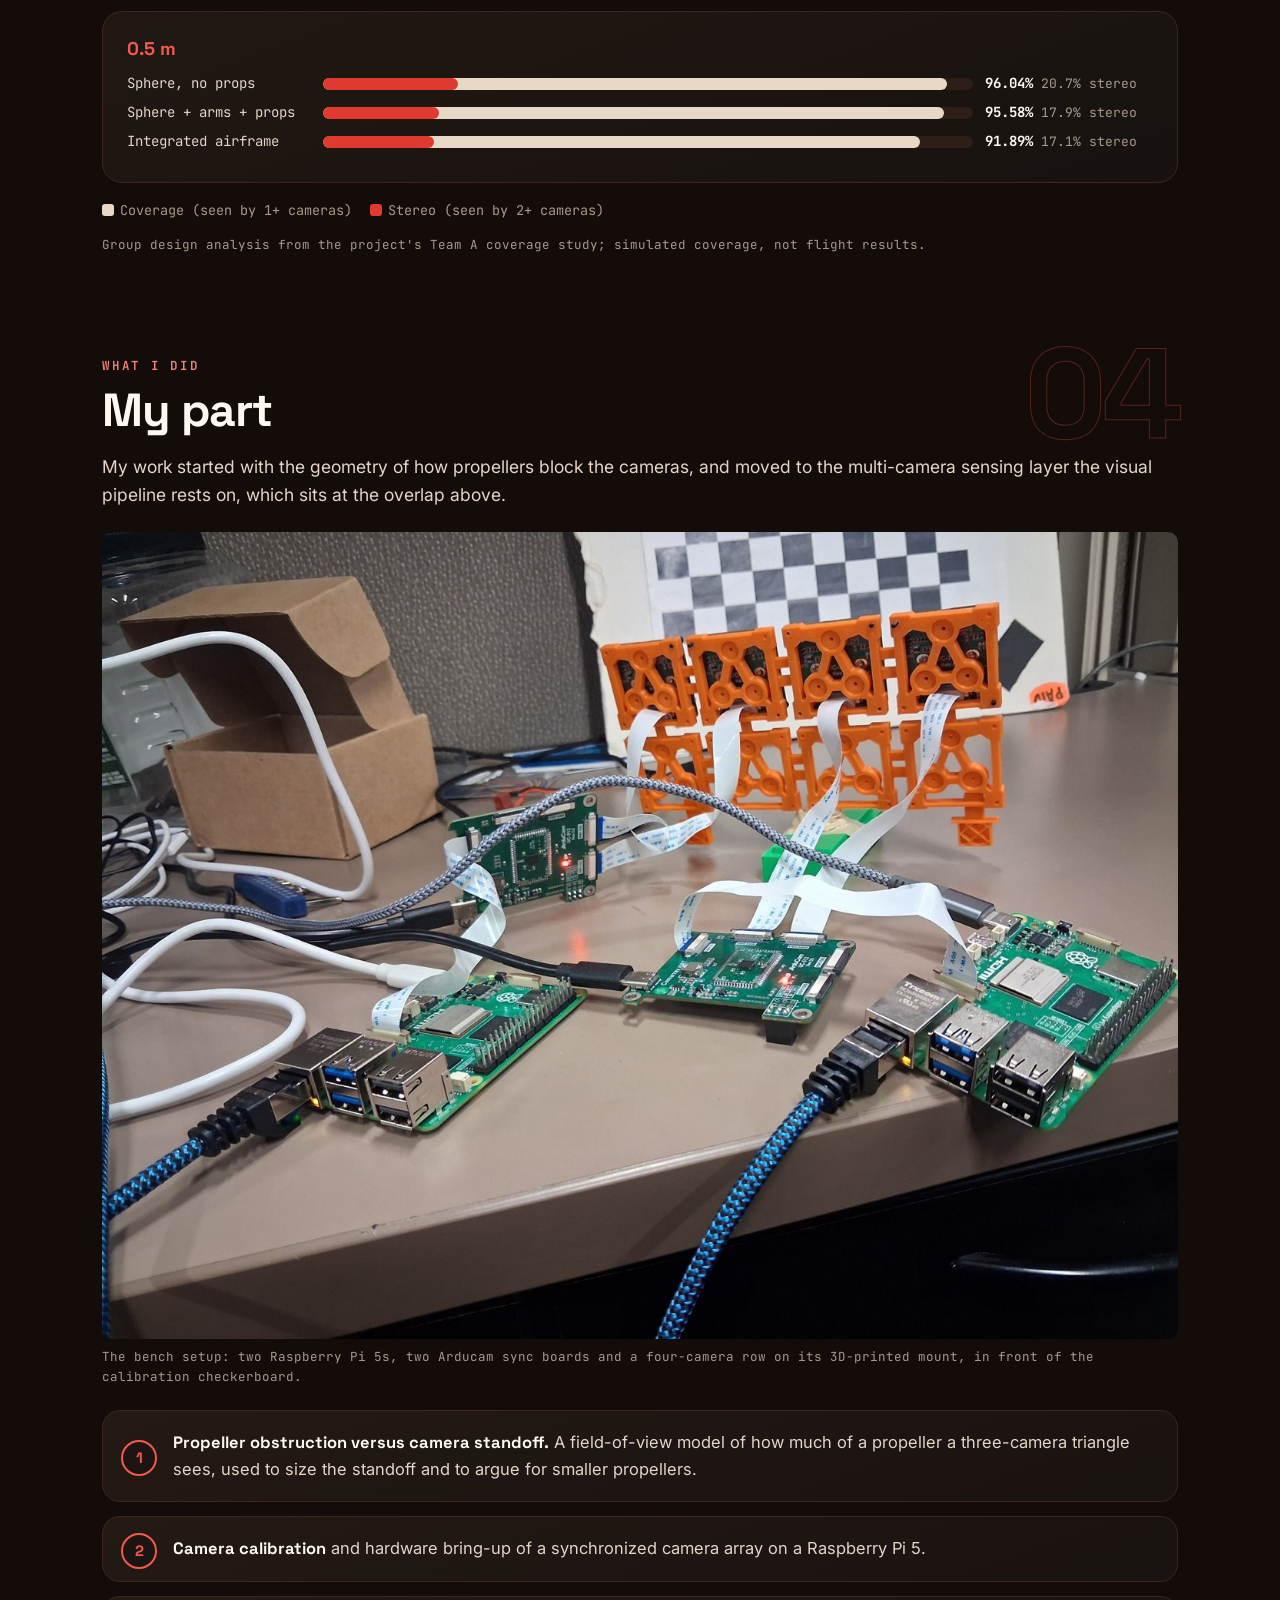
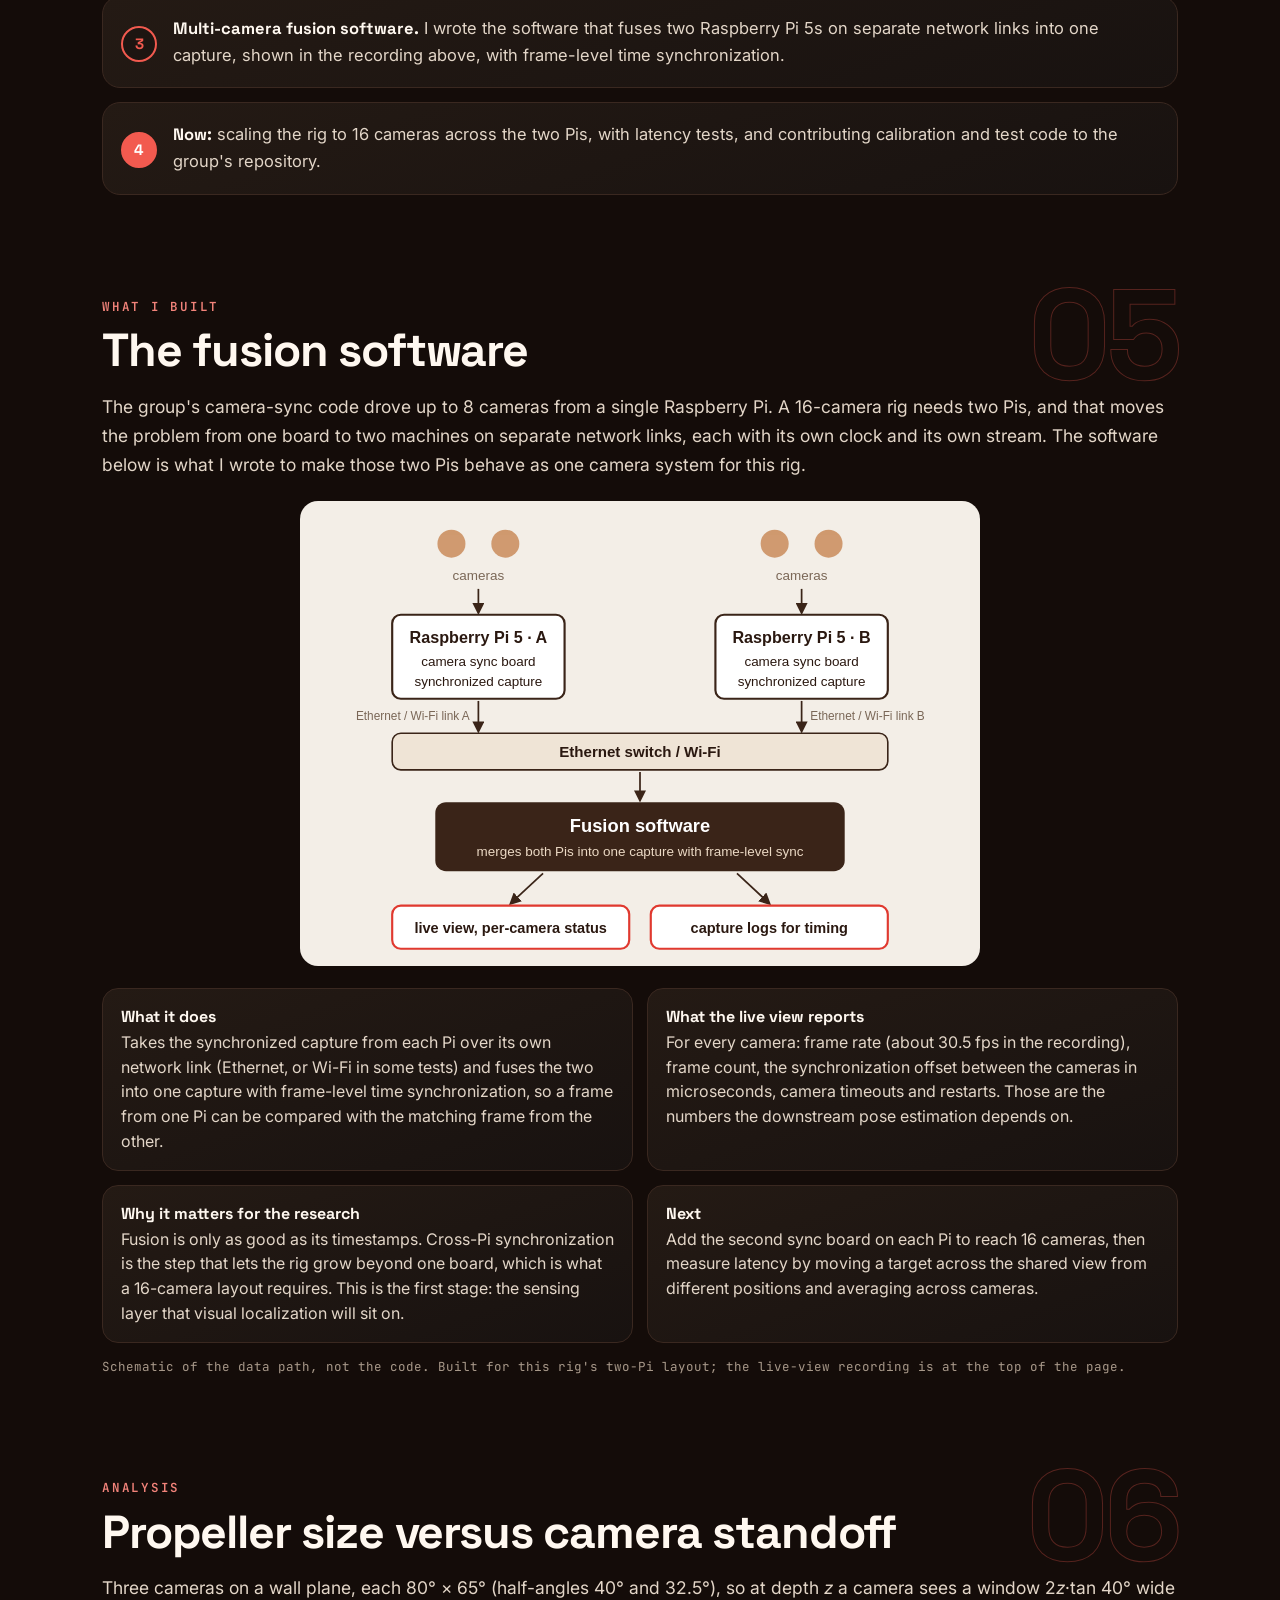
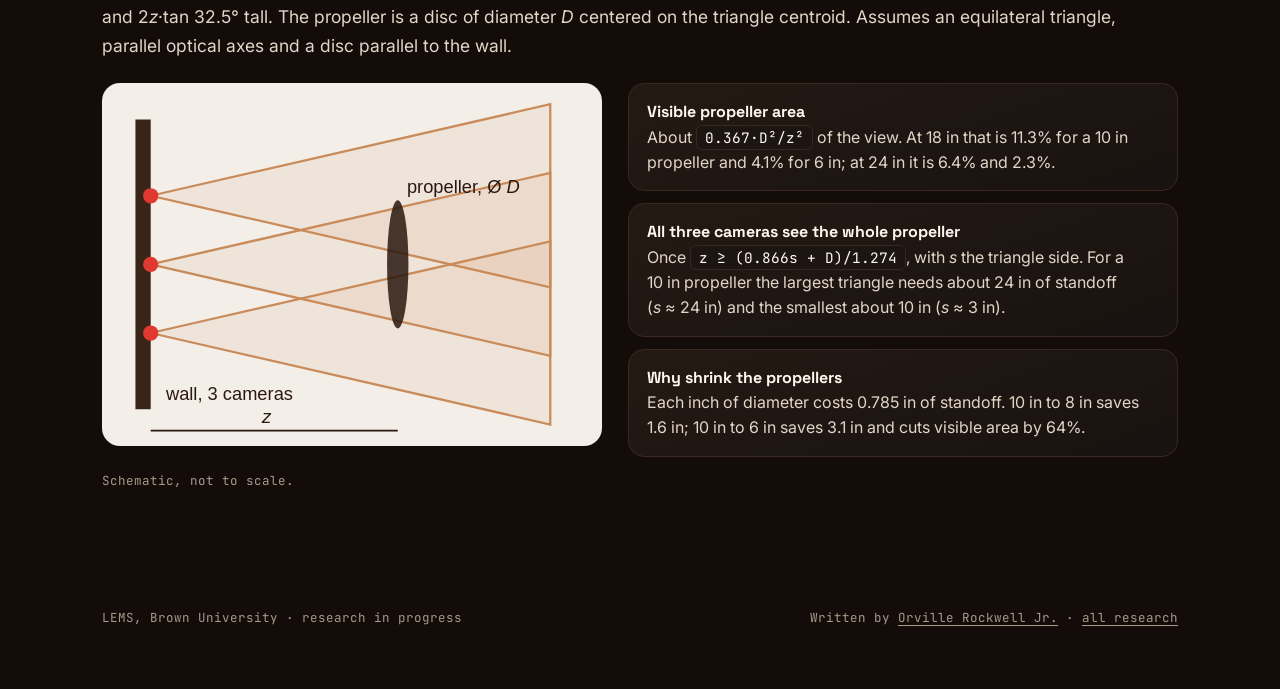
<file: notes/brown-live-fusion.html>
<!doctype html>
<html lang="en">
<head>
<meta charset="utf-8">
<meta name="viewport" content="width=device-width, initial-scale=1, viewport-fit=cover">
<title>16-Camera GPS-Denied Drone Navigation</title>
<meta name="description" content="GPS-denied visual navigation for drones at Brown's LEMS group: how the mechanical, electrical and software work fit together, the 16-camera rig, and a screen recording of the two-Raspberry-Pi synchronized capture.">
<meta name="author" content="Orville Rockwell Jr.">
<meta name="theme-color" content="#140C09">
<link rel="canonical" href="https://orvillerockwelljr.com/notes/brown-live-fusion.html">
<link rel="icon" href="../favicon.svg" type="image/svg+xml">
<link rel="preconnect" href="https://fonts.googleapis.com"><link rel="preconnect" href="https://fonts.gstatic.com" crossorigin>
<link href="https://fonts.googleapis.com/css2?family=Space+Grotesk:wght@500;600;700&family=Inter:wght@400;500;600&family=JetBrains+Mono:wght@400;500&display=swap" rel="stylesheet">
<style>
:root{--ink:#1C2633;--muted:#7A6757;--rule:#E2E6EB;--wash:#F4F6F9;--cv:#C98B5A;--navy:#3A2418;--deep:#2A1810;
  --mech:#C98B5A;--elec:#E0392F;--soft:#F0E3D3;
  --serif:"Source Serif 4",Georgia,serif;--sans:"IBM Plex Sans","Helvetica Neue",Arial,sans-serif}
*{box-sizing:border-box}
html{scroll-behavior:smooth;scroll-padding-top:72px}
body{margin:0;background:#fff;color:var(--ink);font-family:var(--serif);font-size:18px;line-height:1.65}
a{color:var(--cv);text-underline-offset:3px}
a:focus-visible,button:focus-visible{outline:2px solid #F2A59E;outline-offset:3px}
.wrap{max-width:60rem;margin:0 auto;padding:0 max(22px,env(safe-area-inset-left,0px))}
p{margin:14px 0 0}
.cap{font-family:var(--sans);font-size:14.5px;color:var(--muted);line-height:1.55}
/* hero */
.hero{background:radial-gradient(120% 120% at 80% -20%,#1E4A85 0%,#10294D 42%,var(--deep) 100%);color:#fff;position:relative;overflow:hidden}
.hero::after{content:"";position:absolute;left:0;right:0;bottom:0;height:5px;background:linear-gradient(90deg,var(--mech) 0 33.3%,var(--elec) 33.3% 66.6%,var(--soft) 66.6%)}
.crumb{font-family:var(--sans);font-size:14px;padding-top:12px;margin:0}
.crumb a{color:#EBD9C4}
.kick{font-family:var(--sans);font-size:12.5px;letter-spacing:.12em;text-transform:uppercase;color:#F2A59E;margin:12px 0 0;font-weight:600}
h1{font-family:var(--sans);font-size:clamp(1.6rem,4vw,2.3rem);line-height:1.1;margin:6px 0 0;font-weight:700;letter-spacing:-.01em}
.lede{font-size:clamp(.98rem,1.8vw,1.1rem);color:#EBD9C4;max-width:none;margin:6px 0 0;line-height:1.4}
.stats{display:grid;grid-template-columns:repeat(4,auto);gap:1px;margin:14px 0 0;background:rgba(255,255,255,.14);border:1px solid rgba(255,255,255,.14);border-radius:8px;overflow:hidden}
.stats div{background:rgba(11,27,51,.55);padding:7px 12px;font-family:var(--sans);white-space:nowrap}
.stats b{display:inline;font-size:1.25rem;line-height:1.1;font-weight:700;margin-right:8px}
.stats span{font-size:12.5px;color:#EBD9C4;line-height:1.3;display:inline;white-space:nowrap}
.vid{margin:14px 0 -1px;position:relative;z-index:1;background:#000;border-radius:10px 10px 0 0}
video{display:block;width:100%;height:auto;max-height:calc(100vh - 235px);min-height:200px;object-fit:contain;background:#000;border-radius:10px 10px 0 0;border:1px solid rgba(255,255,255,.18);border-bottom:0}
/* nav */
nav.sec{position:sticky;top:0;z-index:5;background:rgba(255,255,255,.94);backdrop-filter:blur(8px);border-bottom:1px solid var(--rule);font-family:var(--sans);font-size:14.5px}
nav.sec .wrap{display:flex;gap:4px;overflow-x:auto;white-space:nowrap}
nav.sec a{color:var(--muted);text-decoration:none;padding:15px 12px;border-bottom:3px solid transparent;font-weight:500}
nav.sec a:hover,nav.sec a.on{color:var(--navy);border-bottom-color:var(--cv)}
/* sections */
section{padding:46px 0 6px}
.eyebrow{font-family:var(--sans);font-size:12.5px;letter-spacing:.12em;text-transform:uppercase;color:var(--cv);font-weight:600;margin:0}
h2{font-family:var(--sans);font-size:clamp(1.4rem,3vw,1.8rem);line-height:1.2;margin:6px 0 0;color:var(--navy);letter-spacing:-.005em}
h3{font-family:var(--sans);font-size:1rem;margin:0;color:var(--navy)}
/* teams */
.teams{display:grid;grid-template-columns:repeat(3,1fr);gap:14px;margin:22px 0 0;padding:0;list-style:none}
.teams li{border:1px solid var(--rule);border-top:4px solid var(--c);border-radius:8px;padding:16px 18px;background:#fff;font-size:15.5px;line-height:1.5;box-shadow:0 1px 2px rgba(20,48,90,.05)}
.teams b{display:block;font-family:var(--sans);color:var(--navy);font-size:1.1rem;margin-bottom:6px}
.venn{display:grid;grid-template-columns:minmax(0,1fr) minmax(0,1fr);gap:26px;align-items:center;margin:30px 0 0;padding:24px;background:var(--wash);border-radius:10px}
.venn svg{width:100%;height:auto;display:block}
.venn h3{font-size:1.15rem}
.venn ul{margin:12px 0 0;padding:0;list-style:none;font-size:15.5px;line-height:1.5}
.venn li{margin:10px 0;padding-left:20px;position:relative}
.venn li::before{content:"";position:absolute;left:0;top:.5em;width:10px;height:10px;border-radius:50%;background:var(--c)}
/* coverage */
.cg{margin:22px 0 0}
.cg h3{margin-bottom:8px}
.br{display:grid;grid-template-columns:11.5rem 1fr 10.5rem;gap:12px;align-items:center;margin:6px 0;font-family:var(--sans);font-size:14px}
.bt{position:relative;height:16px;background:#EFE4D6;border-radius:4px;overflow:hidden}
.bt i{position:absolute;left:0;top:0;bottom:0;border-radius:4px 0 0 4px}
.b1{background:#E8D9C6}.b2{background:var(--navy)}
.bv b{color:var(--navy)}.bv em{color:var(--muted);font-style:normal;font-size:13px}
.key{display:flex;gap:18px;font-family:var(--sans);font-size:13.5px;color:var(--muted);margin:16px 0 0;flex-wrap:wrap}
.key i{display:inline-block;width:12px;height:12px;border-radius:3px;margin-right:6px;vertical-align:-1px}
.facts{display:grid;grid-template-columns:repeat(3,1fr);gap:14px;margin:22px 0 0}
.facts div{border:1px solid var(--rule);border-radius:8px;padding:14px 16px;font-size:15.5px;line-height:1.5}
.facts b{font-family:var(--sans);color:var(--navy);display:block;margin-bottom:4px}
/* my part */
.steps{list-style:none;margin:24px 0 0;padding:0;counter-reset:s;border-left:2px solid var(--rule);margin-left:15px}
.steps li{counter-increment:s;position:relative;padding:0 0 22px 34px;margin:0;font-size:16.5px}
.steps li::before{content:counter(s);position:absolute;left:-17px;top:-2px;width:32px;height:32px;border-radius:50%;background:var(--navy);color:#fff;font-family:var(--sans);font-weight:700;font-size:15px;display:grid;place-items:center}
.steps li:last-child{padding-bottom:0}
.steps li.now::before{background:var(--elec)}
.steps b{font-family:var(--sans);color:var(--navy)}
/* geometry */
.geo{display:grid;grid-template-columns:minmax(0,1fr) minmax(0,1.1fr);gap:26px;align-items:start;margin:22px 0 0}
.geo svg{width:100%;height:auto;display:block;background:var(--wash);border-radius:10px}
.geo ul{margin:0;padding:0;list-style:none}
.geo li{margin:0 0 16px;font-size:16px;line-height:1.55}
#software .geo{grid-template-columns:1fr;gap:22px}
#software .geo svg{max-width:680px;width:100%;margin:0 auto}
#software .geo ul{display:grid;grid-template-columns:1fr 1fr;gap:6px 30px}
.geo li b{font-family:var(--sans);color:var(--navy);display:block}
.eq{font-family:var(--sans);background:var(--wash);border-radius:6px;padding:2px 8px;white-space:nowrap}
.tbl{overflow-x:auto}
footer{margin-top:48px;border-top:1px solid var(--rule);padding:22px 0 40px}
@media(max-width:760px){
 .stats{grid-template-columns:repeat(2,1fr)}.stats b,.stats span{display:block;margin:0}video{max-height:none;min-height:0}
 .teams,.facts,.venn,.geo{grid-template-columns:1fr}
 #software .geo ul{grid-template-columns:1fr}
 .br{grid-template-columns:1fr;gap:3px;margin:12px 0}
}

/* standalone project-site theme */
:root{--bg:#120D0A;--panel:#1D1511;--line:#352820;--txt:#D9CFC6;--hi:#FBF7F2;--acc:#F25A4F;--brownred:#D6362D;--ink:#D9CFC6;--muted:#A39688;--rule:#1C2A44;--navy:#FFF8F0;--cv:#F25A4F;
  --serif:"Inter",system-ui,sans-serif;--sans:"Space Grotesk","Inter",sans-serif;--mono:"JetBrains Mono",ui-monospace,monospace}
body{background:var(--bg);color:var(--txt);font-size:17px}
a{color:var(--acc)}
h2,h3,.teams b,.facts b,.geo li b,.steps b,.venn h3{color:var(--hi)}
h2{font-size:clamp(1.6rem,3.4vw,2.3rem);letter-spacing:-.02em}
.eyebrow,.kick,.cap,.stats span,.key,.br{font-family:var(--mono)}
.eyebrow{color:var(--acc);letter-spacing:.14em}
.cap{font-size:12.5px;color:var(--muted)}
.bar{position:sticky;top:0;z-index:6;background:rgba(18,13,10,.88);backdrop-filter:blur(10px);border-bottom:1px solid var(--line)}
.bar .wrap{display:flex;align-items:center;gap:22px;height:56px}
.brand{display:flex;align-items:center;gap:10px;font-family:var(--sans);font-weight:700;color:var(--hi);text-decoration:none;letter-spacing:-.01em;white-space:nowrap}
.brand svg{width:26px;height:26px}
.brand small{font-family:var(--mono);font-weight:400;font-size:11px;color:var(--muted);letter-spacing:.08em;text-transform:uppercase;margin-left:2px}
.bar nav{display:flex;gap:2px;overflow-x:auto;white-space:nowrap;margin-left:auto;font-family:var(--mono);font-size:12.5px}
.bar nav a{color:var(--muted);text-decoration:none;padding:8px 11px;border-radius:6px}
.bar nav a:hover,.bar nav a.on{color:var(--hi);background:var(--panel)}
.hero{background:radial-gradient(80% 110% at 88% -10%,#5A3A28 0%,#2A1B13 42%,var(--bg) 100%);color:var(--hi)}
.hero::after{height:4px;background:linear-gradient(90deg,var(--brownred) 0 50%,var(--acc) 50%)}
.hero .wrap{padding-top:28px}
h1{font-size:clamp(2rem,5vw,3.4rem);letter-spacing:-.03em;line-height:1.04}
.kick{color:var(--acc)}
.lede{color:#D9C6B0}
.stats{background:var(--line);border-color:var(--line)}
.stats div{background:#1A120E;white-space:normal}
.stats span{white-space:normal}
.stats b{font-family:var(--sans);color:var(--acc)}
.stats span{color:var(--muted)}
.teams li,.facts div{background:var(--panel);border-color:var(--line);box-shadow:none}
.teams li{border-top-color:var(--c)}
.venn{background:var(--panel);border:1px solid var(--line)}
.geo svg{background:#F3EEE7;border-radius:10px;padding:6px}
.bt{background:#16223A}.b1{background:#E8D9C6}.b2{background:var(--acc)}
.bv b{color:var(--hi)}
.steps{border-left-color:var(--line)}
.steps li::before{background:var(--panel);border:2px solid var(--acc);color:var(--acc)}
.steps li.now::before{background:var(--acc);color:#1A1200}
.eq{background:var(--panel);border:1px solid var(--line);color:var(--hi);font-family:var(--mono);font-size:.9em}
section{padding:64px 0 6px}
footer{border-top-color:var(--line);font-family:var(--mono);font-size:12.5px;color:var(--muted);display:flex;justify-content:space-between;gap:16px;flex-wrap:wrap}
footer a{color:var(--muted)}footer a:hover{color:var(--acc)}
@media(max-width:760px){.brand small{display:none}.bar .wrap{gap:10px}}

/* v7: Brown palette, richer front end */
.hgrid{display:grid;grid-template-columns:1.25fr .75fr;gap:30px;align-items:center}
.rig{width:100%;max-width:320px;justify-self:end;filter:drop-shadow(0 0 30px rgba(255,199,44,.12))}
.cm{fill:var(--acc);animation:pulse 3.2s ease-in-out infinite;animation-delay:calc(var(--i)*.18s)}
@keyframes pulse{0%,100%{opacity:.35}50%{opacity:1}}
.stats b{color:var(--acc)}
section{position:relative;counter-increment:sec}
body{counter-reset:sec}
section::before{content:"0" counter(sec);position:absolute;right:0;top:34px;font:700 clamp(4rem,10vw,8rem)/1 var(--sans);color:transparent;-webkit-text-stroke:1px rgba(255,199,44,.14);pointer-events:none;letter-spacing:-.04em}
.teams li,.facts div,.venn{transition:transform .25s ease,border-color .25s ease,box-shadow .25s ease}
.teams li:hover,.facts div:hover{transform:translateY(-4px);border-color:rgba(255,199,44,.5);box-shadow:0 14px 30px rgba(0,0,0,.35)}
.teams li{background:linear-gradient(180deg,#241A15,var(--panel))}
.rv{opacity:0;transform:translateY(18px);transition:opacity .7s ease,transform .7s ease}.rv.in{opacity:1;transform:none}
.bt i{transition:width 1.1s cubic-bezier(.2,.8,.2,1)}.bt.z i{width:0!important}
.steps li::before{border-color:var(--acc);color:var(--acc);background:#1D1511}
.vid{box-shadow:0 30px 80px rgba(0,0,0,.55)}
video{border-color:rgba(255,199,44,.25)}
.bar nav a.on{background:rgba(255,199,44,.12);color:var(--acc)}
.eq{background:#1D1511}
.kick,.eyebrow{color:var(--acc)}
@media(max-width:760px){.hgrid{grid-template-columns:1fr}.rig{display:none}section::before{font-size:3.5rem;top:20px}}
@media(prefers-reduced-motion:reduce){.cm{animation:none}.rv{opacity:1;transform:none;transition:none}.bt i{transition:none}}

/* v8: modern pass */
.wrap{max-width:70rem}
body{font-size:17.5px}
.bar{background:transparent;border:0;backdrop-filter:none;top:12px}
.bar .wrap{height:54px;margin-top:12px;background:rgba(29,21,17,.78);backdrop-filter:blur(14px);border:1px solid var(--line);border-radius:999px;padding:0 10px 0 18px;max-width:68rem}
.bar nav a{border-radius:999px}
.hero .wrap{padding-top:44px}
h1{font-size:clamp(2.4rem,6vw,4.4rem);line-height:1}
.stats{grid-template-columns:repeat(4,1fr);gap:12px;background:none;border:0;border-radius:0;overflow:visible;margin-top:30px}
.stats div{display:flex;flex-direction:column;gap:2px;border:1px solid var(--line);border-radius:16px;padding:16px 18px;background:linear-gradient(160deg,rgba(255,255,255,.05),rgba(255,255,255,.01))}
.stats b{display:block;font-size:2rem;margin:0}
.stats span{display:block;white-space:normal}
.vid,video{border-radius:18px}
video{border:1px solid rgba(255,199,44,.25)}
.vid{margin-bottom:-60px;position:relative;z-index:2}
.hero{padding-bottom:70px}
section{padding:96px 0 6px}
section::before{-webkit-text-stroke:1px rgba(255,199,44,.28);top:70px}
h2{font-size:clamp(1.9rem,4vw,2.9rem);letter-spacing:-.025em}
.teams{gap:18px}
.teams li,.facts div,.venn{border-radius:20px;border:1px solid var(--line);background:linear-gradient(160deg,#261b15,#181210)}
.teams li{border-top-width:1px;position:relative;padding:22px 22px 20px;overflow:hidden}
.teams li::before{content:"";position:absolute;left:0;top:0;right:0;height:4px;background:var(--c)}
.teams li::after{content:"";position:absolute;right:-40px;top:-40px;width:120px;height:120px;border-radius:50%;background:var(--c);opacity:.12;filter:blur(8px)}
.teams b{font-size:1.25rem}
.venn{padding:34px;gap:40px}
.facts{gap:18px}
.facts div{padding:20px 22px}
.cg{background:linear-gradient(160deg,#211812,#171210);border:1px solid var(--line);border-radius:20px;padding:22px 24px;margin-top:18px}
.cg h3{font-size:1.15rem;color:var(--acc)}
.bt{height:12px;border-radius:99px}.bt i{border-radius:99px}
.steps{border-left:0;margin-left:0;display:grid;gap:14px}
.steps li{padding:18px 22px 18px 70px;border:1px solid var(--line);border-radius:18px;background:linear-gradient(160deg,#241a14,#181210)}
.steps li::before{left:18px;top:50%;margin-top:-16px}
.steps li:last-child{padding-bottom:18px}
#software .geo svg,.geo svg{border-radius:18px}
.geo li{padding:16px 18px;border:1px solid var(--line);border-radius:16px;background:linear-gradient(160deg,#241a14,#181210);margin:0}
.geo ul{display:grid;gap:12px}
#software .geo ul{gap:14px}
footer{border-top:0;margin-top:90px;padding-bottom:60px}
@media(max-width:900px){.stats{grid-template-columns:repeat(2,1fr)}.vid{margin-bottom:-40px}}
@media(max-width:760px){.bar .wrap{padding:0 8px 0 14px}.steps li{padding-left:64px}}

/* v9: video above the fold */
.hero .wrap{padding-top:22px}
.hgrid{grid-template-columns:1fr auto;gap:24px}
.rig{max-width:150px}
.rig text{display:none}
h1{font-size:clamp(1.9rem,4vw,2.9rem);margin-top:4px}
.kick{margin-top:6px}
.lede{margin-top:8px;font-size:1rem}
.vid{margin:16px 0 0}
video{max-height:calc(100vh - 270px);min-height:200px}
.hero{padding-bottom:40px}
.stats{margin-top:20px!important}
@media(max-width:760px){.hgrid{grid-template-columns:1fr}video{max-height:none}}

/* v10: Brown palette (brown, red, cream), no blue */
:root{--bg:#140C09;--panel:#211510;--line:#3A2820;--txt:#E3D6C8;--hi:#FFF8F0;--acc:#F25A4F;--brownred:#E0392F;--muted:#A8998A}
body{background:var(--bg)}
.hero{background:radial-gradient(75% 110% at 90% -10%,#5B392A 0%,#2B1A12 45%,var(--bg) 100%)}
.hero::after{background:linear-gradient(90deg,#E0392F 0 60%,#F0E3D3 60%)}
.stats b{color:#FFF1E0}
.stats div{background:rgba(255,241,224,.04)}
.rig{filter:drop-shadow(0 0 30px rgba(242,90,79,.18))}.cm{fill:#F0E3D3}
.bar .wrap{background:rgba(33,21,16,.82)}
.bar nav a.on{background:rgba(242,90,79,.16);color:#FFB3AC}
.kick,.eyebrow{color:#F2837A}
.vgrid{display:grid;grid-template-columns:minmax(0,1fr) 200px;gap:18px;align-items:stretch;margin-top:16px}
.vgrid .vid{margin:0}
.readout{display:flex;flex-direction:column;gap:10px}
.readout .rt{font:500 11px var(--mono);letter-spacing:.14em;text-transform:uppercase;color:var(--muted);margin:0}
.readout div{flex:1;border:1px solid var(--line);border-radius:14px;padding:12px 14px;background:rgba(255,241,224,.04);display:flex;flex-direction:column;justify-content:center}
.readout b{font:700 1.7rem/1 var(--sans);color:#FFF1E0}.readout small{font-size:.8rem;color:#F2837A;font-weight:600}
.readout span{font-size:12.5px;color:var(--muted);margin-top:4px;line-height:1.35}
video{max-height:calc(100vh - 300px);border-color:rgba(240,227,211,.22)}
.steps li::before{border-color:#F25A4F;color:#F25A4F}.steps li.now::before{background:#F25A4F;color:#fff}
.cm{animation-duration:3.2s}
.teams li::after{opacity:.18}
.b1{background:#E8D9C6}.b2{background:#E0392F}
.bt{background:#2D1E17}
section::before{-webkit-text-stroke:1px rgba(242,90,79,.3)}
.stats span,.cap,.key{color:var(--muted)}
.eq{border-color:var(--line)}
a{color:#F2837A}
@media(max-width:900px){.vgrid{grid-template-columns:1fr}.readout{flex-direction:row}.readout .rt{display:none}.readout div{flex:1}}
@media(max-width:560px){.readout{flex-direction:column}}
@media(prefers-reduced-motion:reduce){html{scroll-behavior:auto}}
</style>
</head>
<body id="top">
<div class="bar"><div class="wrap"><a class="brand" href="#top"><svg viewBox="0 0 26 26" aria-hidden="true"><circle cx="13" cy="13" r="12" fill="none" stroke="#E0392F" stroke-width="1.5"/><g fill="#E0392F"><circle cx="13" cy="5" r="2"/><circle cx="6" cy="10" r="2"/><circle cx="20" cy="10" r="2"/><circle cx="6" cy="17" r="2"/><circle cx="20" cy="17" r="2"/><circle cx="13" cy="21" r="2"/></g></svg>GPS-denied nav<small>16-cam rig</small></a><nav aria-label="Sections"><a href="#problem">Problem</a><a href="#teams">Teams</a><a href="#rig">Rig</a><a href="#part">My part</a><a href="#software">Software</a><a href="#geometry">Geometry</a></nav></div></div>
<header class="hero"><div class="wrap">
    <div class="hgrid"><div>
  <p class="kick">Research project &middot; LEMS, Brown University</p>
  <h1>GPS-Denied Visual Navigation for Drones</h1>
  <p class="lede">Localizing a drone without GPS by fusing synchronized camera views with inertial cues. Prof.&nbsp;Benjamin&nbsp;Kimia's group.</p>
  </div><svg class="rig" viewBox="0 0 300 300" role="img" aria-label="The 16-camera rig as rings of 1, 4, 6, 4 and 1 cameras"><circle cx="150" cy="150" r="118" fill="none" stroke="#F25A4F" stroke-opacity=".18" stroke-dasharray="3 6"/><circle class="cm" style="--i:0" cx="150" cy="40" r="7"/><ellipse cx="150" cy="95" rx="84" ry="18" fill="none" stroke="#F25A4F" stroke-opacity=".25"/><circle class="cm" style="--i:1" cx="230" cy="100" r="5.5" opacity="1"/><circle class="cm" style="--i:2" cx="125" cy="113" r="5.5" opacity="1"/><circle class="cm" style="--i:3" cx="70" cy="90" r="4" opacity="0.55"/><circle class="cm" style="--i:4" cx="175" cy="77" r="4" opacity="0.55"/><ellipse cx="150" cy="150" rx="119" ry="26" fill="none" stroke="#F25A4F" stroke-opacity=".25"/><circle class="cm" style="--i:5" cx="269" cy="150" r="4" opacity="0.55"/><circle class="cm" style="--i:6" cx="210" cy="173" r="5.5" opacity="1"/><circle class="cm" style="--i:7" cx="91" cy="173" r="5.5" opacity="1"/><circle class="cm" style="--i:8" cx="31" cy="150" r="5.5" opacity="1"/><circle class="cm" style="--i:9" cx="90" cy="127" r="4" opacity="0.55"/><circle class="cm" style="--i:10" cx="210" cy="127" r="4" opacity="0.55"/><ellipse cx="150" cy="205" rx="84" ry="18" fill="none" stroke="#F25A4F" stroke-opacity=".25"/><circle class="cm" style="--i:11" cx="230" cy="210" r="5.5" opacity="1"/><circle class="cm" style="--i:12" cx="125" cy="223" r="5.5" opacity="1"/><circle class="cm" style="--i:13" cx="70" cy="200" r="4" opacity="0.55"/><circle class="cm" style="--i:14" cx="175" cy="187" r="4" opacity="0.55"/><circle class="cm" style="--i:15" cx="150" cy="260" r="7"/><text x="150" y="292" font-size="11" text-anchor="middle" fill="#A39688" font-family="JetBrains Mono,monospace" letter-spacing="2">1 &#183; 4 &#183; 6 &#183; 4 &#183; 1</text></svg></div>
  <div class="vgrid">
  <div class="vid">
    <video controls autoplay muted loop playsinline preload="auto" poster="../assets/video/brown-live-fusion-tight.jpg">
      <source src="../assets/video/brown-live-fusion-tight.mp4" type="video/mp4">
      Your browser cannot play this video. <a href="../assets/video/brown-live-fusion.mp4">Download it</a>.
    </video>
  </div>
  <aside class="readout" aria-label="Readings from the recording"><p class="rt">From the recording</p>
    <div><b>30.5<small> fps</small></b><span>frame rate, both streams</span></div>
    <div><b>0 / &minus;1<small> &micro;s</small></b><span>synchronization offset between the two Pis</span></div>
    <div><b>0</b><span>camera timeouts</span></div></aside>
  </div>
  <div class="stats" style="margin-top:26px">
    <div><b>16</b><span>cameras, 1-4-6-4-1 rings</span></div>
    <div><b>80&deg;&times;65&deg;</b><span>FOV per camera</span></div>
    <div><b>99.95%</b><span>coverage at 2&nbsp;m (sim.)</span></div>
    <div><b>3 teams</b><span>mech, elec, software</span></div>
  </div>

</div></header>


<main><div class="wrap">
  <p class="cap" style="margin-top:16px">Screen recording, 25 seconds, no sound: the live fusion view. Two Raspberry Pi 5s, each on its own network link (Ethernet or Wi-Fi), stream synchronized capture into one page; each camera's status line shows frame rate, frame count and the synchronization offset between the two. The browser shows each stream with its own network delay, so on-screen frames are not frame-locked; timing comes from the capture logs.</p>

  <section id="problem">
    <p class="eyebrow">The problem</p>
    <h2>One view is never enough</h2>
    <p>Localizing a fast-moving drone without satellite navigation is hard because motion blur and low texture starve any single view of features. The approach integrates many synchronized views with inertial cues, so every downstream estimate inherits the geometry and timing of the camera rig. Fusion is only as good as its timestamps: residual timing offsets between cameras and errors in the calibrated geometry between them turn directly into pose error, while the baselines and overlap between views set how much parallax each pair provides.</p>
  </section>

  <section id="teams">
    <p class="eyebrow">How the work is split</p>
    <h2>Three teams, one system</h2>
    <ul class="teams">
      <li style="--c:var(--mech)"><b>Mechanical</b>Designs and 3D-prints the frame that holds the cameras at fixed positions, since the geometry between cameras has to stay put for calibration to hold.</li>
      <li style="--c:var(--elec)"><b>Electrical</b>Builds the capture hardware: camera modules, synchronization boards, Raspberry Pi 5 compute and the wired links that bring the streams together.</li>
      <li style="--c:var(--soft)"><b>Software</b>Calibrates the cameras, detects and tracks features, and estimates pose from the fused views and inertial cues.</li>
    </ul>
    <div class="venn">
      <svg viewBox="0 0 320 290" role="img" aria-label="Venn diagram of the mechanical, electrical and software teams and what they share">
        <g style="mix-blend-mode:normal" fill-opacity=".72">
          <circle cx="120" cy="105" r="86" fill="#C98B5A"/>
          <circle cx="200" cy="105" r="86" fill="#E0392F"/>
          <circle cx="160" cy="173" r="86" fill="#F0E3D3"/>
        </g>
        <g font-family="IBM Plex Sans,Arial,sans-serif" text-anchor="middle" fill="#1E120C">
          <text x="92" y="82" font-size="14" font-weight="700">Mechanical</text>
          <text x="228" y="82" font-size="14" font-weight="700">Electrical</text>
          <text x="160" y="236" font-size="14" font-weight="700">Software</text>
          <text x="124" y="160" font-size="10.5">calibrated</text><text x="124" y="173" font-size="10.5">geometry</text>
          <text x="196" y="160" font-size="10.5">timing &amp;</text><text x="196" y="173" font-size="10.5">triggering</text>
          <text x="160" y="128" font-size="10.5" font-weight="700">sync'd</text><text x="160" y="141" font-size="10.5" font-weight="700">capture</text>
        </g>
      </svg>
      <div>
        <h3>Where the teams overlap</h3>
        <ul>
          <li style="--c:var(--elec)"><b>Vision meets electrical.</b> Computer vision depends on how cameras are triggered, how frames are timestamped and how fast streams reach the processor, and the electrical design is judged by what the software can recover from it.</li>
          <li style="--c:var(--mech)"><b>Geometry meets software.</b> The mechanical frame sets the geometry the calibration software has to estimate.</li>
          <li style="--c:var(--soft)"><b>Timing and geometry are the shared problem.</b></li>
        </ul>
      </div>
    </div>
  </section>

  <section id="rig">
    <p class="eyebrow">Design analysis</p>
    <h2>Camera layout and coverage</h2>
    <p>The rig is 16 cameras on a spherical frame in rings of 1-4-6-4-1, chosen because it was easier to design and to analyze for blind spots. Every camera uses an 80&deg;&nbsp;&times;&nbsp;65&deg; field of view.</p>
    <div class="facts">
      <div><b>Wider lens wins</b>Against 70&deg;&times;55&deg; cameras, the 80&deg;&times;65&deg; lens saw far more of a 12-inch checkerboard 2&nbsp;m from the smallest three-camera triangle; only the middle squares were blind, close to the theoretical prediction.</div>
      <div><b>Smaller propeller footprint</b>At 0.5, 1 and 2&nbsp;ft the propellers took up a smaller share of each 80&deg;&times;65&deg; view than of a 70&deg;&times;55&deg; view.</div>
      <div><b>Propeller placement</b>Between the middle and second rings obstructs least, because the cameras there face away from the propellers.</div>
    </div>
    <p>To compare designs, camera positions and angles from the CAD frame were projected onto 650,000 test points spread over the upper hemisphere 2&nbsp;m from the frame, so each point receives the pixel that sees it. Coverage is the share of points seen by at least one camera; stereo is the share seen by two or more.</p>
    <div class="cg"><h3>2&nbsp;m</h3><div class="br"><span class="bn">Sphere, no props</span><div class="bt"><i class="b1" style="width:99.95%"></i><i class="b2" style="width:54.3%"></i></div><span class="bv"><b>99.95%</b> <em>54.3% stereo</em></span></div><div class="br"><span class="bn">Sphere + arms + props</span><div class="bt"><i class="b1" style="width:99.95%"></i><i class="b2" style="width:50.2%"></i></div><span class="bv"><b>99.95%</b> <em>50.2% stereo</em></span></div><div class="br"><span class="bn">Integrated airframe</span><div class="bt"><i class="b1" style="width:99.89%"></i><i class="b2" style="width:51.0%"></i></div><span class="bv"><b>99.89%</b> <em>51.0% stereo</em></span></div></div><div class="cg"><h3>1&nbsp;m</h3><div class="br"><span class="bn">Sphere, no props</span><div class="bt"><i class="b1" style="width:99.51%"></i><i class="b2" style="width:41.3%"></i></div><span class="bv"><b>99.51%</b> <em>41.3% stereo</em></span></div><div class="br"><span class="bn">Sphere + arms + props</span><div class="bt"><i class="b1" style="width:99.5%"></i><i class="b2" style="width:37.5%"></i></div><span class="bv"><b>99.50%</b> <em>37.5% stereo</em></span></div><div class="br"><span class="bn">Integrated airframe</span><div class="bt"><i class="b1" style="width:98.68%"></i><i class="b2" style="width:36.3%"></i></div><span class="bv"><b>98.68%</b> <em>36.3% stereo</em></span></div></div><div class="cg"><h3>0.5&nbsp;m</h3><div class="br"><span class="bn">Sphere, no props</span><div class="bt"><i class="b1" style="width:96.04%"></i><i class="b2" style="width:20.7%"></i></div><span class="bv"><b>96.04%</b> <em>20.7% stereo</em></span></div><div class="br"><span class="bn">Sphere + arms + props</span><div class="bt"><i class="b1" style="width:95.58%"></i><i class="b2" style="width:17.9%"></i></div><span class="bv"><b>95.58%</b> <em>17.9% stereo</em></span></div><div class="br"><span class="bn">Integrated airframe</span><div class="bt"><i class="b1" style="width:91.89%"></i><i class="b2" style="width:17.1%"></i></div><span class="bv"><b>91.89%</b> <em>17.1% stereo</em></span></div></div>
    <div class="key"><span><i style="background:#E8D9C6"></i>Coverage (seen by 1+ cameras)</span><span><i style="background:#E0392F"></i>Stereo (seen by 2+ cameras)</span></div>
    <p class="cap">Group design analysis from the project's Team A coverage study; simulated coverage, not flight results.</p>
  </section>

  <section id="part">
    <p class="eyebrow">What I did</p>
    <h2>My part</h2>
    <p>My work started with the geometry of how propellers block the cameras, and moved to the multi-camera sensing layer the visual pipeline rests on, which sits at the overlap above.</p>
    <figure style="margin:22px 0"><img src="../assets/img/brown-pis-full.jpg" alt="Two Raspberry Pis and two Arducam sync boards wired to a row of four cameras on a 3D-printed mount, in front of a checkerboard calibration target" style="width:100%;height:auto;border-radius:10px;display:block" loading="lazy"><figcaption class="cap" style="margin-top:8px">The bench setup: two Raspberry Pi 5s, two Arducam sync boards and a four-camera row on its 3D-printed mount, in front of the calibration checkerboard.</figcaption></figure>
    <ol class="steps">
      <li><b>Propeller obstruction versus camera standoff.</b> A field-of-view model of how much of a propeller a three-camera triangle sees, used to size the standoff and to argue for smaller propellers.</li>
      <li><b>Camera calibration</b> and hardware bring-up of a synchronized camera array on a Raspberry&nbsp;Pi&nbsp;5.</li>
      <li><b>Multi-camera fusion software.</b> I wrote the software that fuses two Raspberry&nbsp;Pi&nbsp;5s on separate network links into one capture, shown in the recording above, with frame-level time synchronization.</li>
      <li class="now"><b>Now:</b> scaling the rig to 16 cameras across the two Pis, with latency tests, and contributing calibration and test code to the group's repository.</li>
    </ol>
  </section>


  <section id="software">
    <p class="eyebrow">What I built</p>
    <h2>The fusion software</h2>
    <p>The group's camera-sync code drove up to 8 cameras from a single Raspberry&nbsp;Pi. A 16-camera rig needs two Pis, and that moves the problem from one board to two machines on separate network links, each with its own clock and its own stream. The software below is what I wrote to make those two Pis behave as one camera system for this rig.</p>
    <div class="geo">
      <svg viewBox="-50 0 620 420" role="img" aria-label="Diagram: two Raspberry Pi 5 boards, each with a camera sync board and cameras, send synchronized streams over separate Ethernet or Wi-Fi links through a switch into the fusion software, which produces a live view and timing logs">
  <defs><marker id="ah" viewBox="0 0 10 10" refX="8" refY="5" markerWidth="7" markerHeight="7" orient="auto"><path d="M0,0 L10,5 L0,10 z" fill="#3A2418"/></marker></defs>
  <g font-family="IBM Plex Sans,Arial,sans-serif" text-anchor="middle" fill="#2A1810">
    <!-- cameras -->
    <g fill="#C98B5A" fill-opacity=".85"><circle cx="85" cy="34" r="13"/><circle cx="135" cy="34" r="13"/><circle cx="385" cy="34" r="13"/><circle cx="435" cy="34" r="13"/></g>
    <text x="110" y="68" font-size="12.5" fill="#7A6757">cameras</text>
    <text x="410" y="68" font-size="12.5" fill="#7A6757">cameras</text>
    <g stroke="#3A2418" stroke-width="1.6" marker-end="url(#ah)"><line x1="110" y1="76" x2="110" y2="98"/><line x1="410" y1="76" x2="410" y2="98"/></g>
    <!-- Pis -->
    <g fill="#fff" stroke="#3A2418" stroke-width="2"><rect x="30" y="100" width="160" height="78" rx="8"/><rect x="330" y="100" width="160" height="78" rx="8"/></g>
    <text x="110" y="126" font-size="15" font-weight="700">Raspberry Pi 5 &#183; A</text><text x="110" y="148" font-size="12.5">camera sync board</text><text x="110" y="166" font-size="12.5">synchronized capture</text>
    <text x="410" y="126" font-size="15" font-weight="700">Raspberry Pi 5 &#183; B</text><text x="410" y="148" font-size="12.5">camera sync board</text><text x="410" y="166" font-size="12.5">synchronized capture</text>
    <!-- links -->
    <g stroke="#3A2418" stroke-width="1.6" marker-end="url(#ah)"><line x1="110" y1="180" x2="110" y2="208"/><line x1="410" y1="180" x2="410" y2="208"/></g>
    <text x="102" y="198" font-size="11" text-anchor="end" fill="#7A6757">Ethernet / Wi-Fi link A</text><text x="418" y="198" font-size="11" text-anchor="start" fill="#7A6757">Ethernet / Wi-Fi link B</text>
    <!-- switch -->
    <rect x="30" y="210" width="460" height="34" rx="8" fill="#EFE4D6" stroke="#3A2418" stroke-width="1.5"/><text x="260" y="232" font-size="14" font-weight="600">Ethernet switch / Wi-Fi</text>
    <line x1="260" y1="246" x2="260" y2="272" stroke="#3A2418" stroke-width="1.6" marker-end="url(#ah)"/>
    <!-- fusion -->
    <rect x="70" y="274" width="380" height="64" rx="10" fill="#3A2418"/>
    <text x="260" y="302" font-size="17" font-weight="700" fill="#fff">Fusion software</text>
    <text x="260" y="324" font-size="12.5" fill="#EBD9C4">merges both Pis into one capture with frame-level sync</text>
    <g stroke="#3A2418" stroke-width="1.6" marker-end="url(#ah)"><line x1="170" y1="340" x2="140" y2="368"/><line x1="350" y1="340" x2="380" y2="368"/></g>
    <!-- outputs -->
    <g fill="#fff" stroke="#E0392F" stroke-width="2"><rect x="30" y="370" width="220" height="40" rx="8"/><rect x="270" y="370" width="220" height="40" rx="8"/></g>
    <text x="140" y="395" font-size="13.5" font-weight="600">live view, per-camera status</text><text x="380" y="395" font-size="13.5" font-weight="600">capture logs for timing</text>
  </g>
</svg>
      <ul>
        <li><b>What it does</b>Takes the synchronized capture from each Pi over its own network link (Ethernet, or Wi-Fi in some tests) and fuses the two into one capture with frame-level time synchronization, so a frame from one Pi can be compared with the matching frame from the other.</li>
        <li><b>What the live view reports</b>For every camera: frame rate (about 30.5&nbsp;fps in the recording), frame count, the synchronization offset between the cameras in microseconds, camera timeouts and restarts. Those are the numbers the downstream pose estimation depends on.</li>
        <li><b>Why it matters for the research</b>Fusion is only as good as its timestamps. Cross-Pi synchronization is the step that lets the rig grow beyond one board, which is what a 16-camera layout requires. This is the first stage: the sensing layer that visual localization will sit on.</li>
        <li><b>Next</b>Add the second sync board on each Pi to reach 16 cameras, then measure latency by moving a target across the shared view from different positions and averaging across cameras.</li>
      </ul>
    </div>
    <p class="cap">Schematic of the data path, not the code. Built for this rig's two-Pi layout; the live-view recording is at the top of the page.</p>
  </section>
  <section id="geometry">
    <p class="eyebrow">Analysis</p>
    <h2>Propeller size versus camera standoff</h2>
    <p>Three cameras on a wall plane, each 80&deg;&nbsp;&times;&nbsp;65&deg; (half-angles 40&deg; and 32.5&deg;), so at depth <i>z</i> a camera sees a window 2<i>z</i>&middot;tan&nbsp;40&deg; wide and 2<i>z</i>&middot;tan&nbsp;32.5&deg; tall. The propeller is a disc of diameter <i>D</i> centered on the triangle centroid. Assumes an equilateral triangle, parallel optical axes and a disc parallel to the wall.</p>
    <div class="geo">
      <svg viewBox="0 0 320 230" role="img" aria-label="Side view: three cameras on a wall, their fields of view widening to a propeller disc at standoff z">
        <rect x="18" y="20" width="10" height="190" fill="#3A2418"/>
        <g stroke="#C98B5A" stroke-width="1.5" fill="#C98B5A" fill-opacity=".10">
          <polygon points="28,70 290,10 290,130"/>
          <polygon points="28,115 290,55 290,175"/>
          <polygon points="28,160 290,100 290,220"/>
        </g>
        <g fill="#E0392F"><circle cx="28" cy="70" r="5"/><circle cx="28" cy="115" r="5"/><circle cx="28" cy="160" r="5"/></g>
        <ellipse cx="190" cy="115" rx="7" ry="42" fill="#2A1810" fill-opacity=".85"/>
        <g font-family="IBM Plex Sans,Arial,sans-serif" font-size="12" fill="#2A1810">
          <text x="38" y="204">wall, 3 cameras</text>
          <text x="196" y="68">propeller, &#216; <tspan font-style="italic">D</tspan></text>
          <line x1="28" y1="224" x2="190" y2="224" stroke="#2A1810" stroke-width="1.2"/>
          <text x="104" y="219" text-anchor="middle" font-style="italic">z</text>
        </g>
      </svg>
      <ul>
        <li><b>Visible propeller area</b>About <span class="eq">0.367&middot;D&sup2;/z&sup2;</span> of the view. At 18&nbsp;in that is 11.3% for a 10&nbsp;in propeller and 4.1% for 6&nbsp;in; at 24&nbsp;in it is 6.4% and 2.3%.</li>
        <li><b>All three cameras see the whole propeller</b>Once <span class="eq">z &ge; (0.866s + D)/1.274</span>, with <i>s</i> the triangle side. For a 10&nbsp;in propeller the largest triangle needs about 24&nbsp;in of standoff (<i>s</i>&nbsp;&asymp;&nbsp;24&nbsp;in) and the smallest about 10&nbsp;in (<i>s</i>&nbsp;&asymp;&nbsp;3&nbsp;in).</li>
        <li><b>Why shrink the propellers</b>Each inch of diameter costs 0.785&nbsp;in of standoff. 10&nbsp;in to 8&nbsp;in saves 1.6&nbsp;in; 10&nbsp;in to 6&nbsp;in saves 3.1&nbsp;in and cuts visible area by 64%.</li>
      </ul>
    </div>
    <p class="cap">Schematic, not to scale.</p>
  </section>
  <footer><span>LEMS, Brown University &middot; research in progress</span><span>Written by <a href="../index.html">Orville Rockwell Jr.</a> &middot; <a href="../index.html#research">all research</a></span></footer>
</div></main>
<script>
(function(){try{var l=[].slice.call(document.querySelectorAll('.bar nav a')),s=l.map(function(a){return document.querySelector(a.getAttribute('href'))});
function f(){var y=window.scrollY+120,i=0;s.forEach(function(e,k){if(e&&e.offsetTop<=y)i=k});l.forEach(function(a,k){a.classList.toggle('on',k===i)})}
addEventListener('scroll',f,{passive:true});f()}catch(e){}})();
</script>
<script>(function(){try{var rm=matchMedia('(prefers-reduced-motion:reduce)').matches;if(rm||!('IntersectionObserver' in window))return;
var io=new IntersectionObserver(function(es){es.forEach(function(e){if(e.isIntersecting){e.target.classList.add('in');e.target.querySelectorAll&&e.target.querySelectorAll('.bt.z').forEach(function(b){b.classList.remove('z')});io.unobserve(e.target)}})},{threshold:.01,rootMargin:'0px 0px -6% 0px'});
document.querySelectorAll('section .teams li,section .facts div,section .venn,section .cg,section .steps li,section .geo').forEach(function(el){el.classList.add('rv');io.observe(el)});
document.querySelectorAll('.cg .bt').forEach(function(b){b.classList.add('z')})}catch(e){}})();</script>
</body>
</html>
</file>
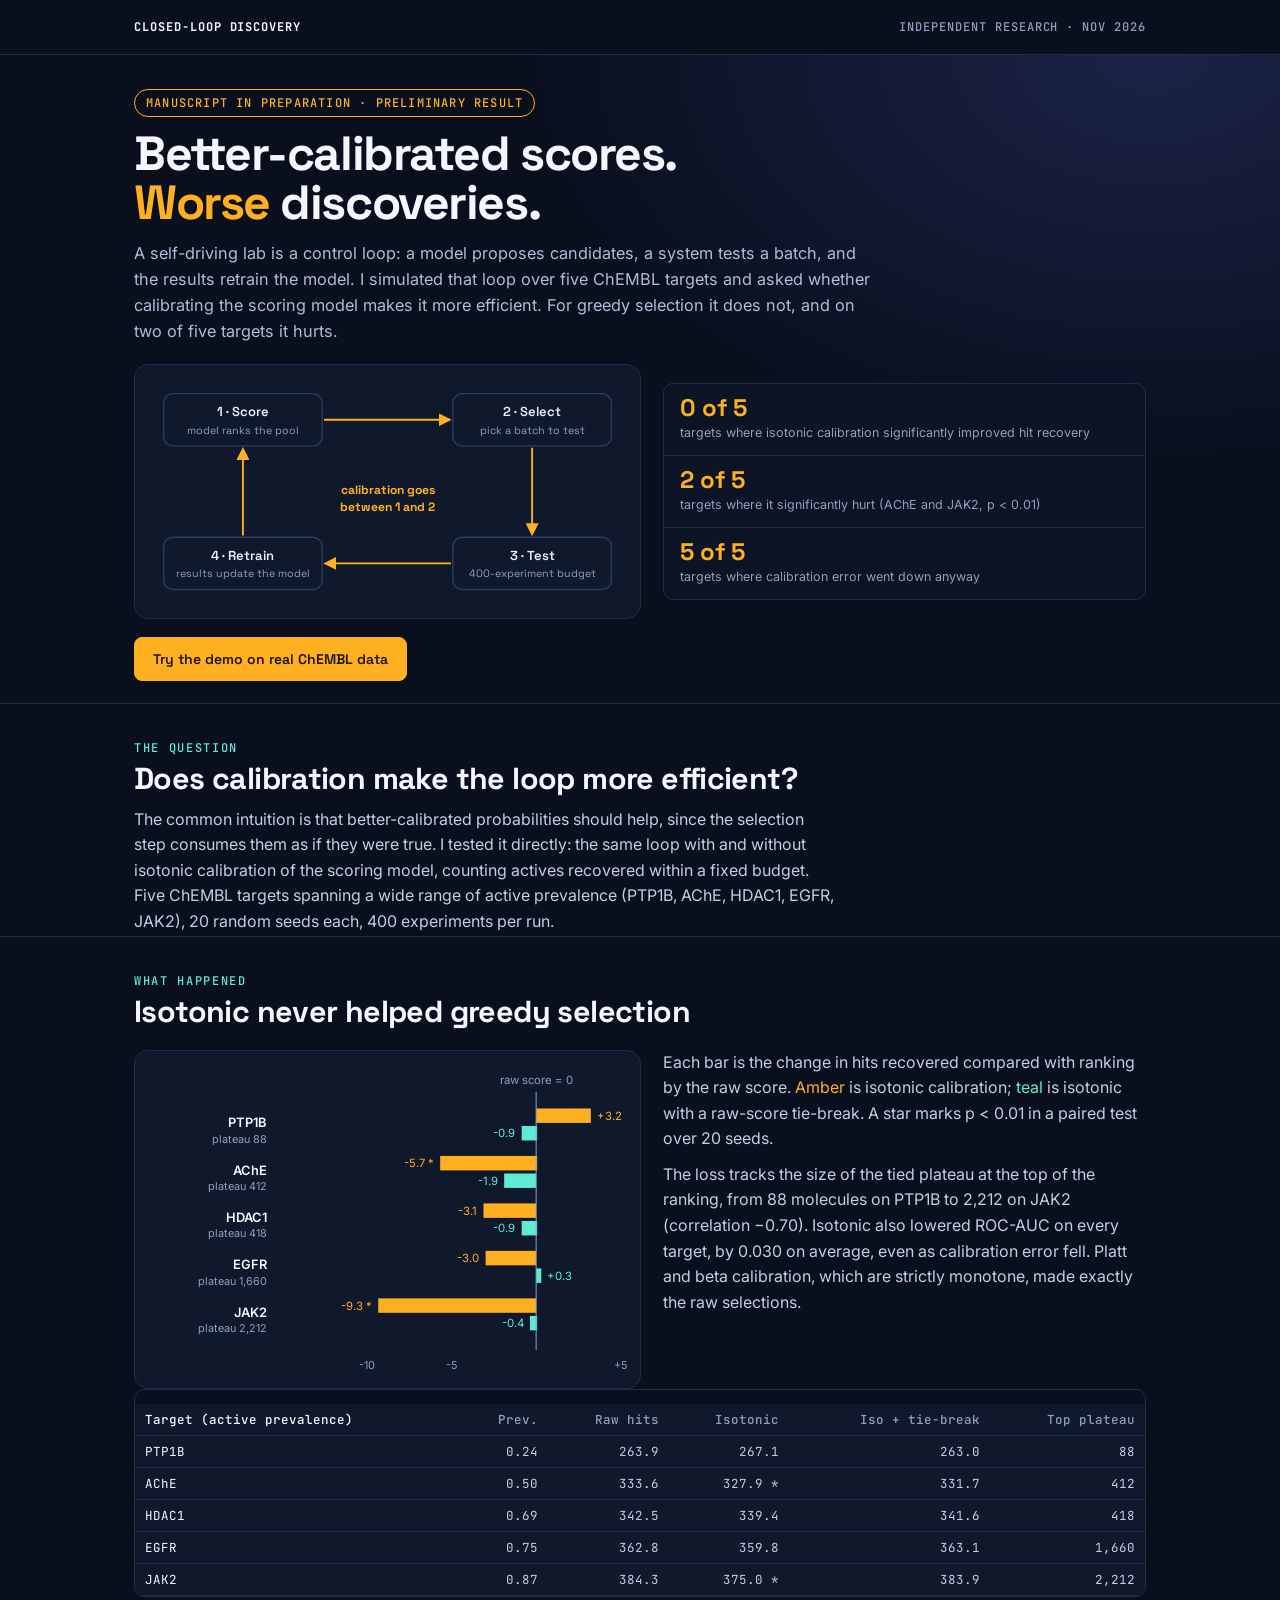
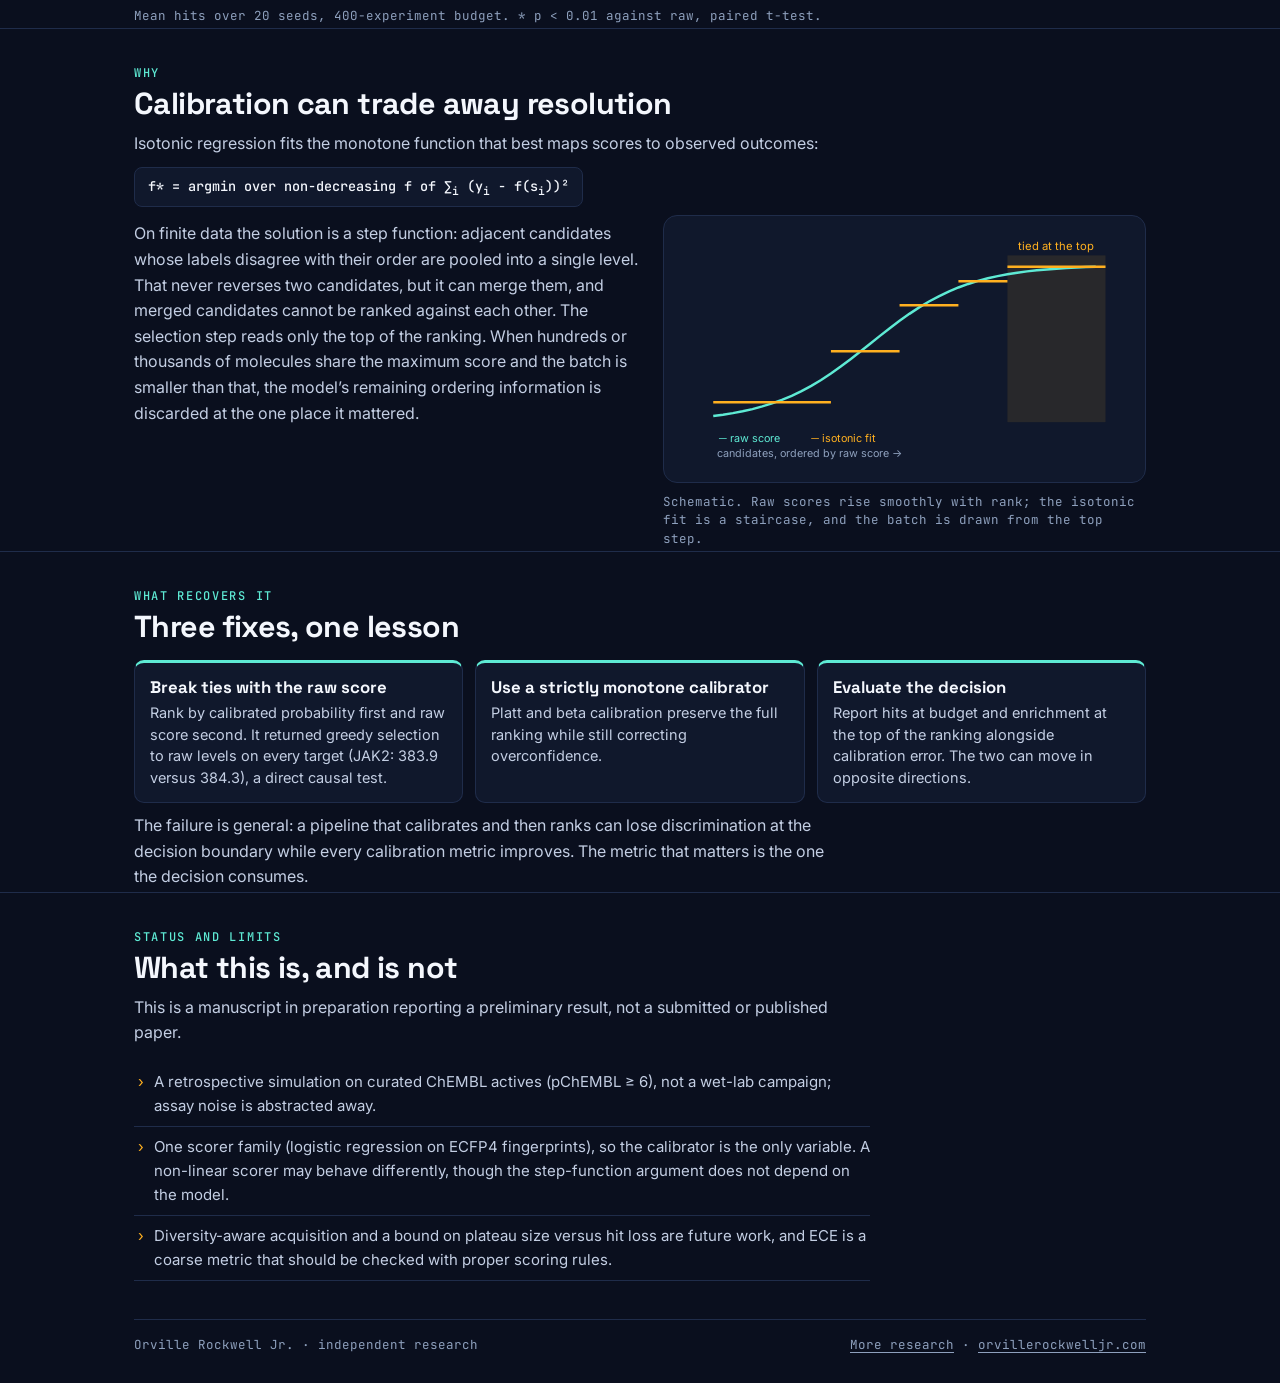
<file: notes/calibration-ties.html>
<!doctype html>
<html lang="en"><head><meta charset="utf-8"><meta name="viewport" content="width=device-width, initial-scale=1">
<title>Moved: Calibration vs. the Closed Loop</title>
<link rel="canonical" href="https://orvillerockwelljr.com/projects/closed-loop-discovery/">
<meta http-equiv="refresh" content="0; url=../projects/closed-loop-discovery/">
<meta name="robots" content="noindex"></head>
<body><p>This page moved to <a href="../projects/closed-loop-discovery/">the closed-loop discovery project page</a>.</p></body></html>
</file>
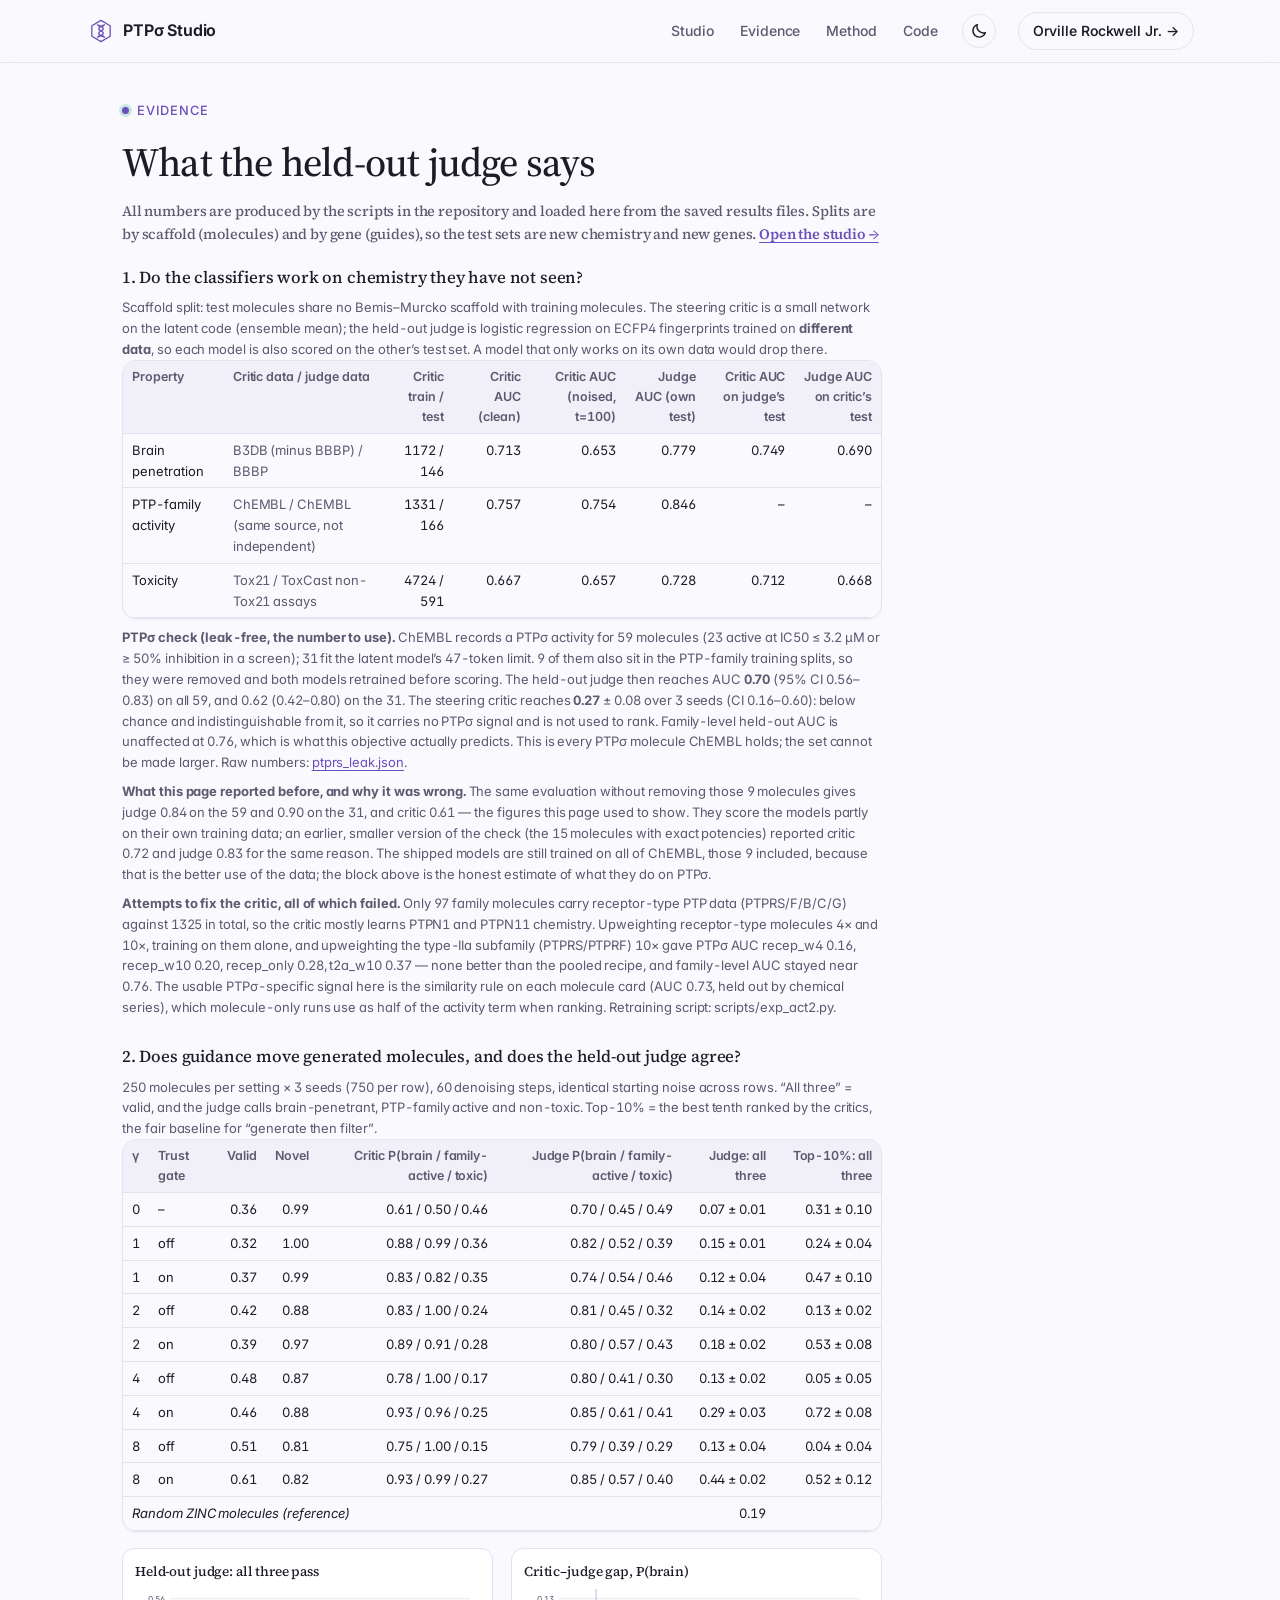
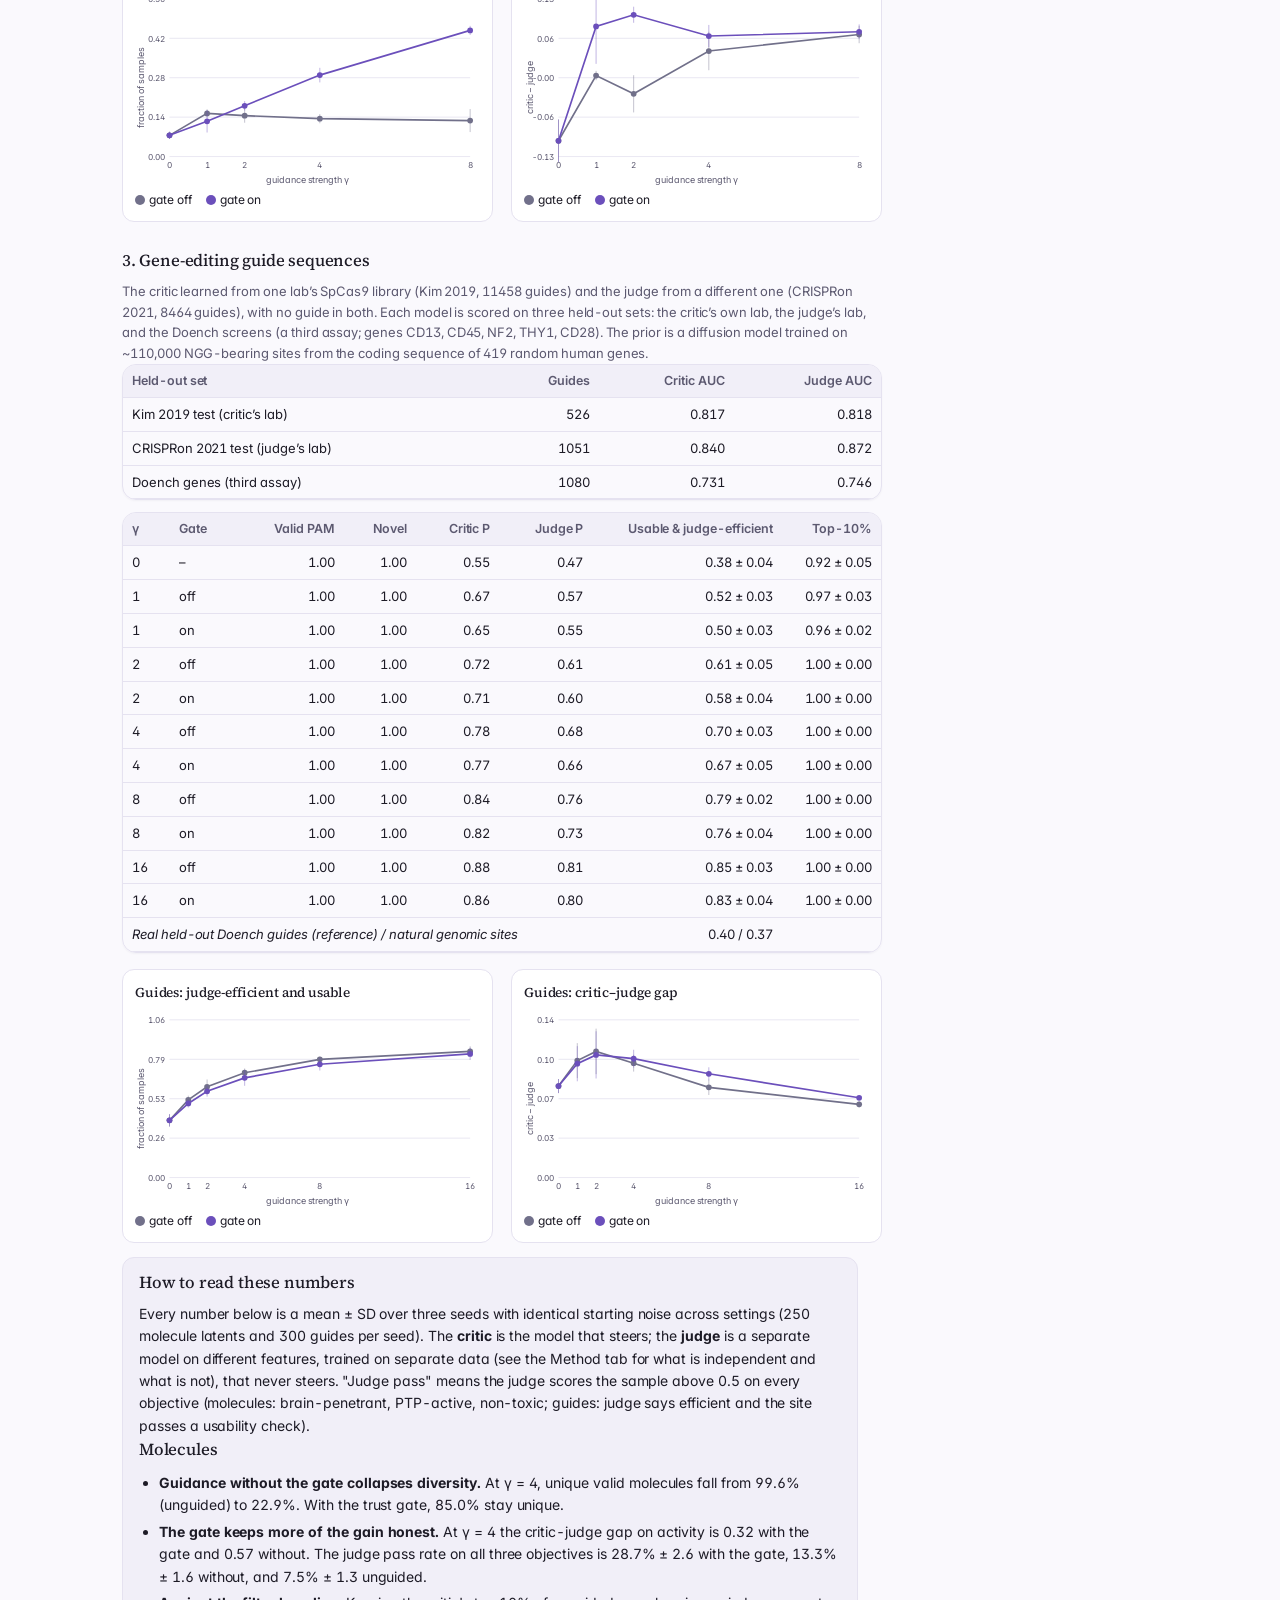
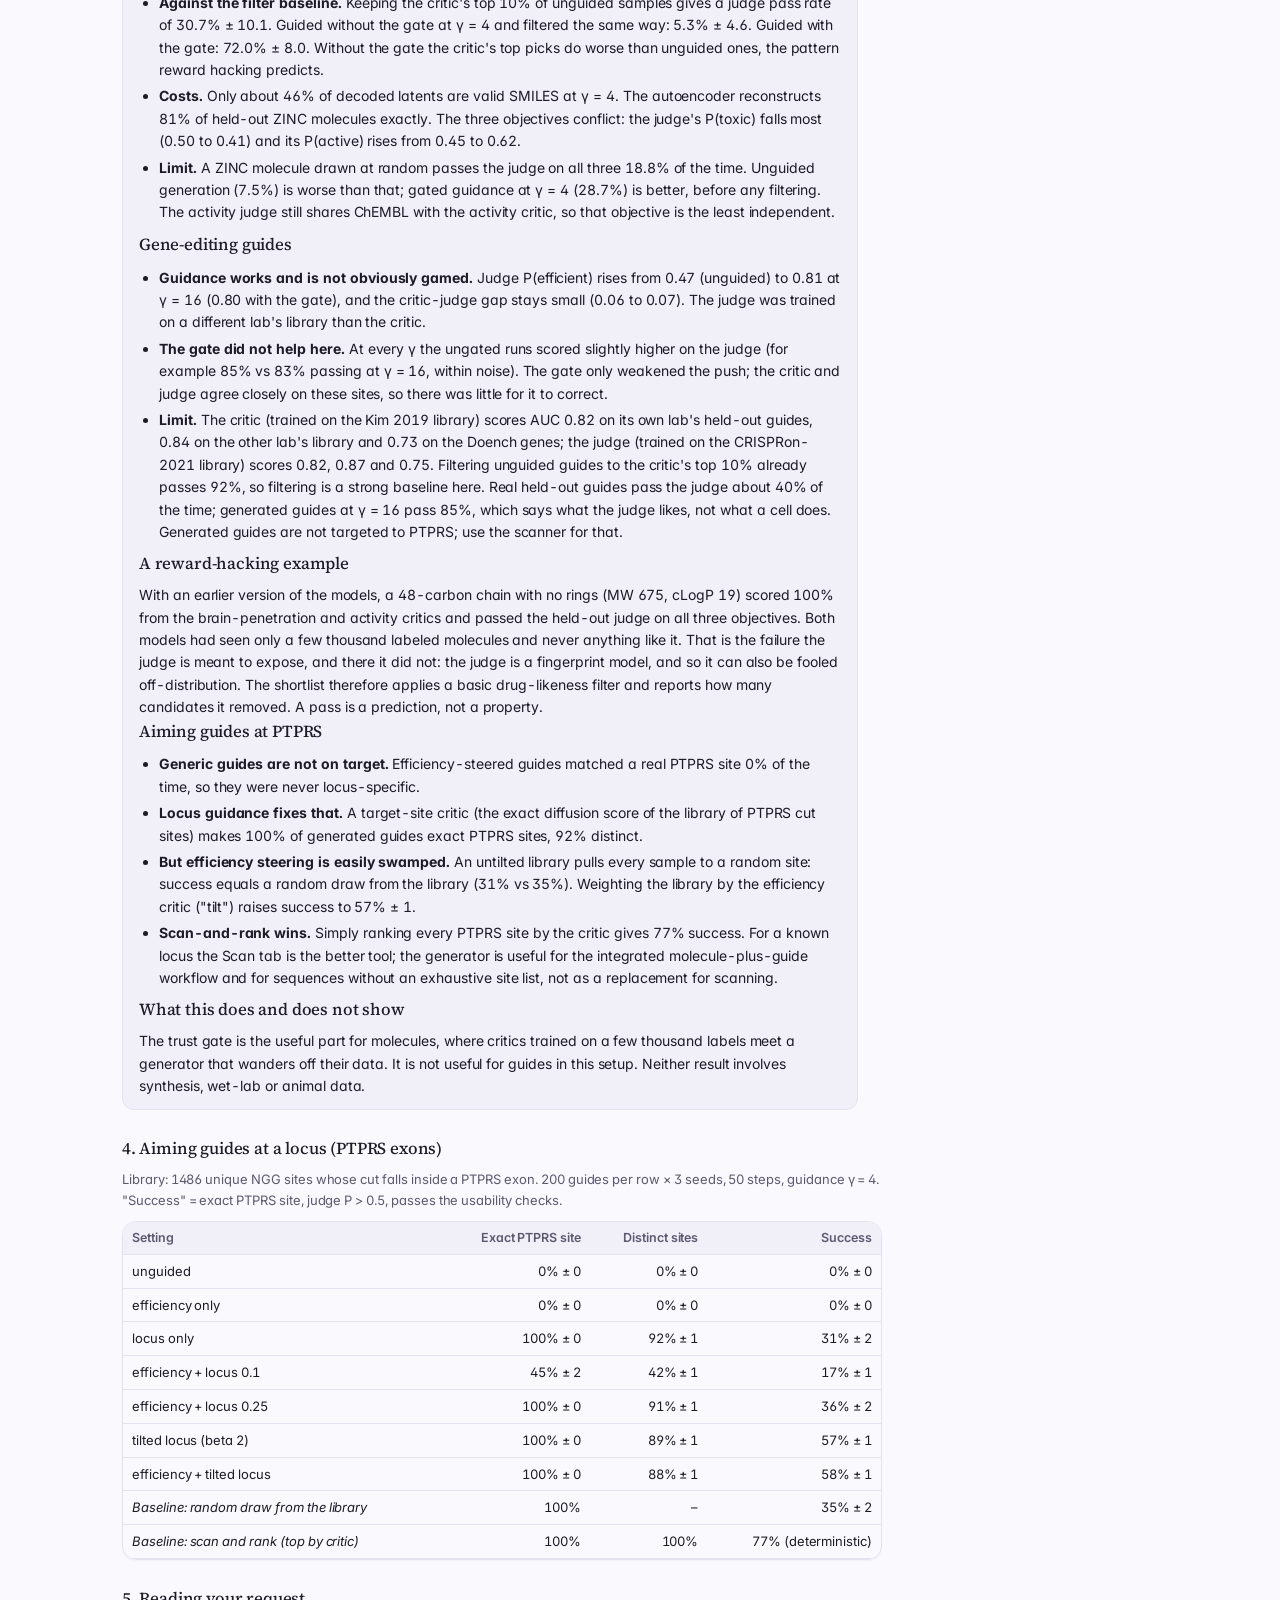
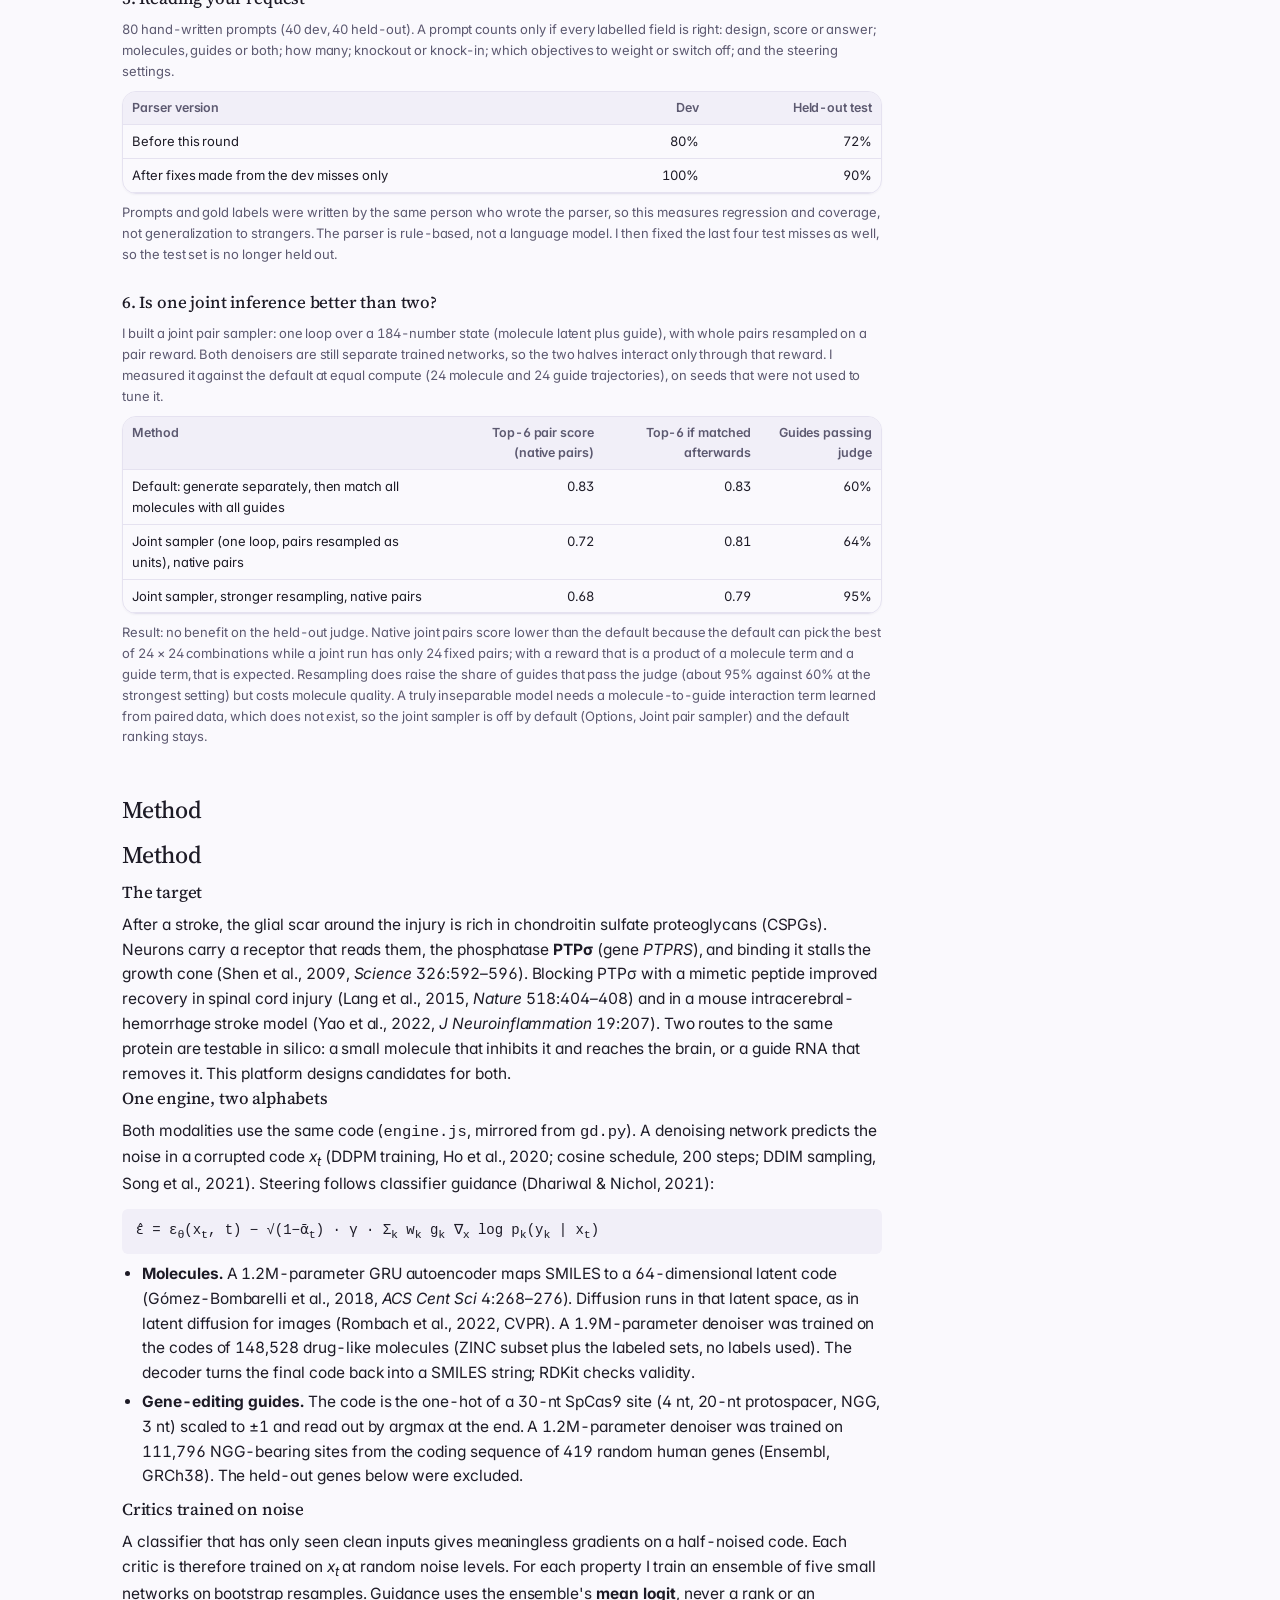
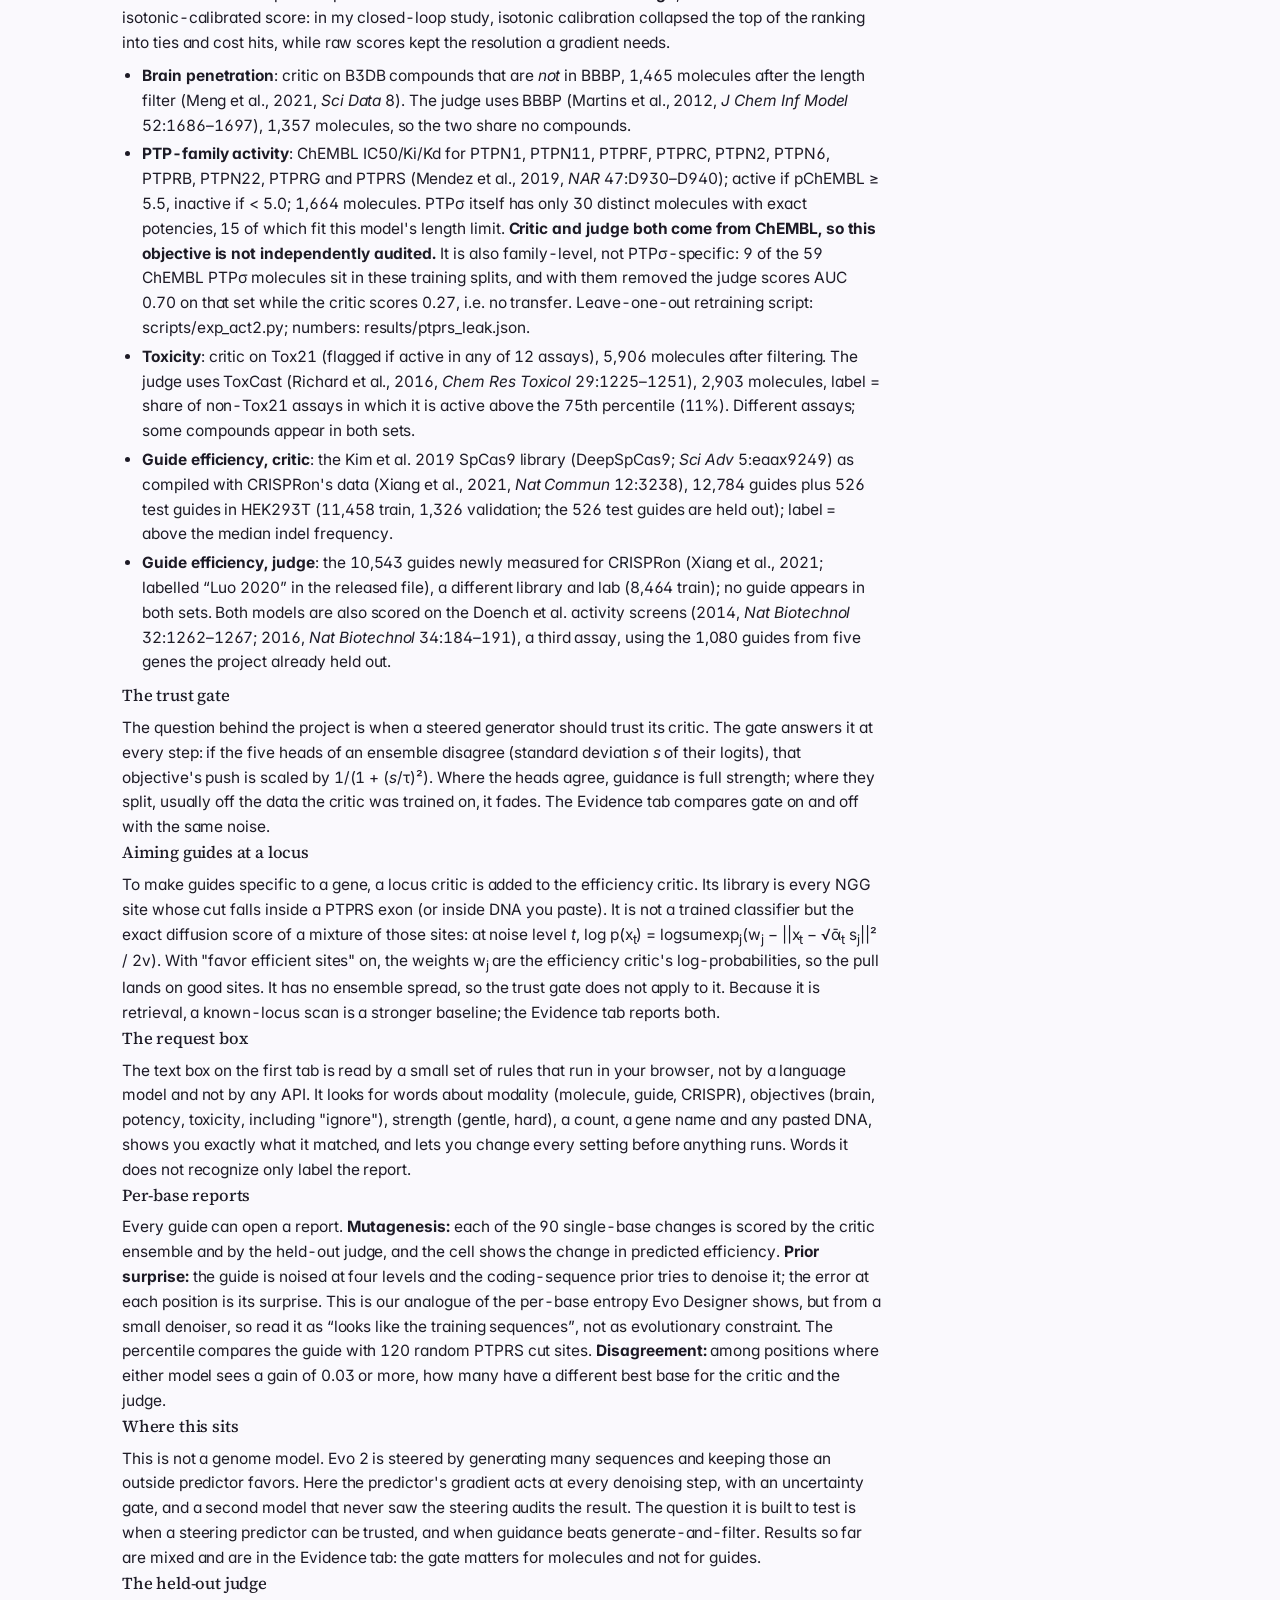
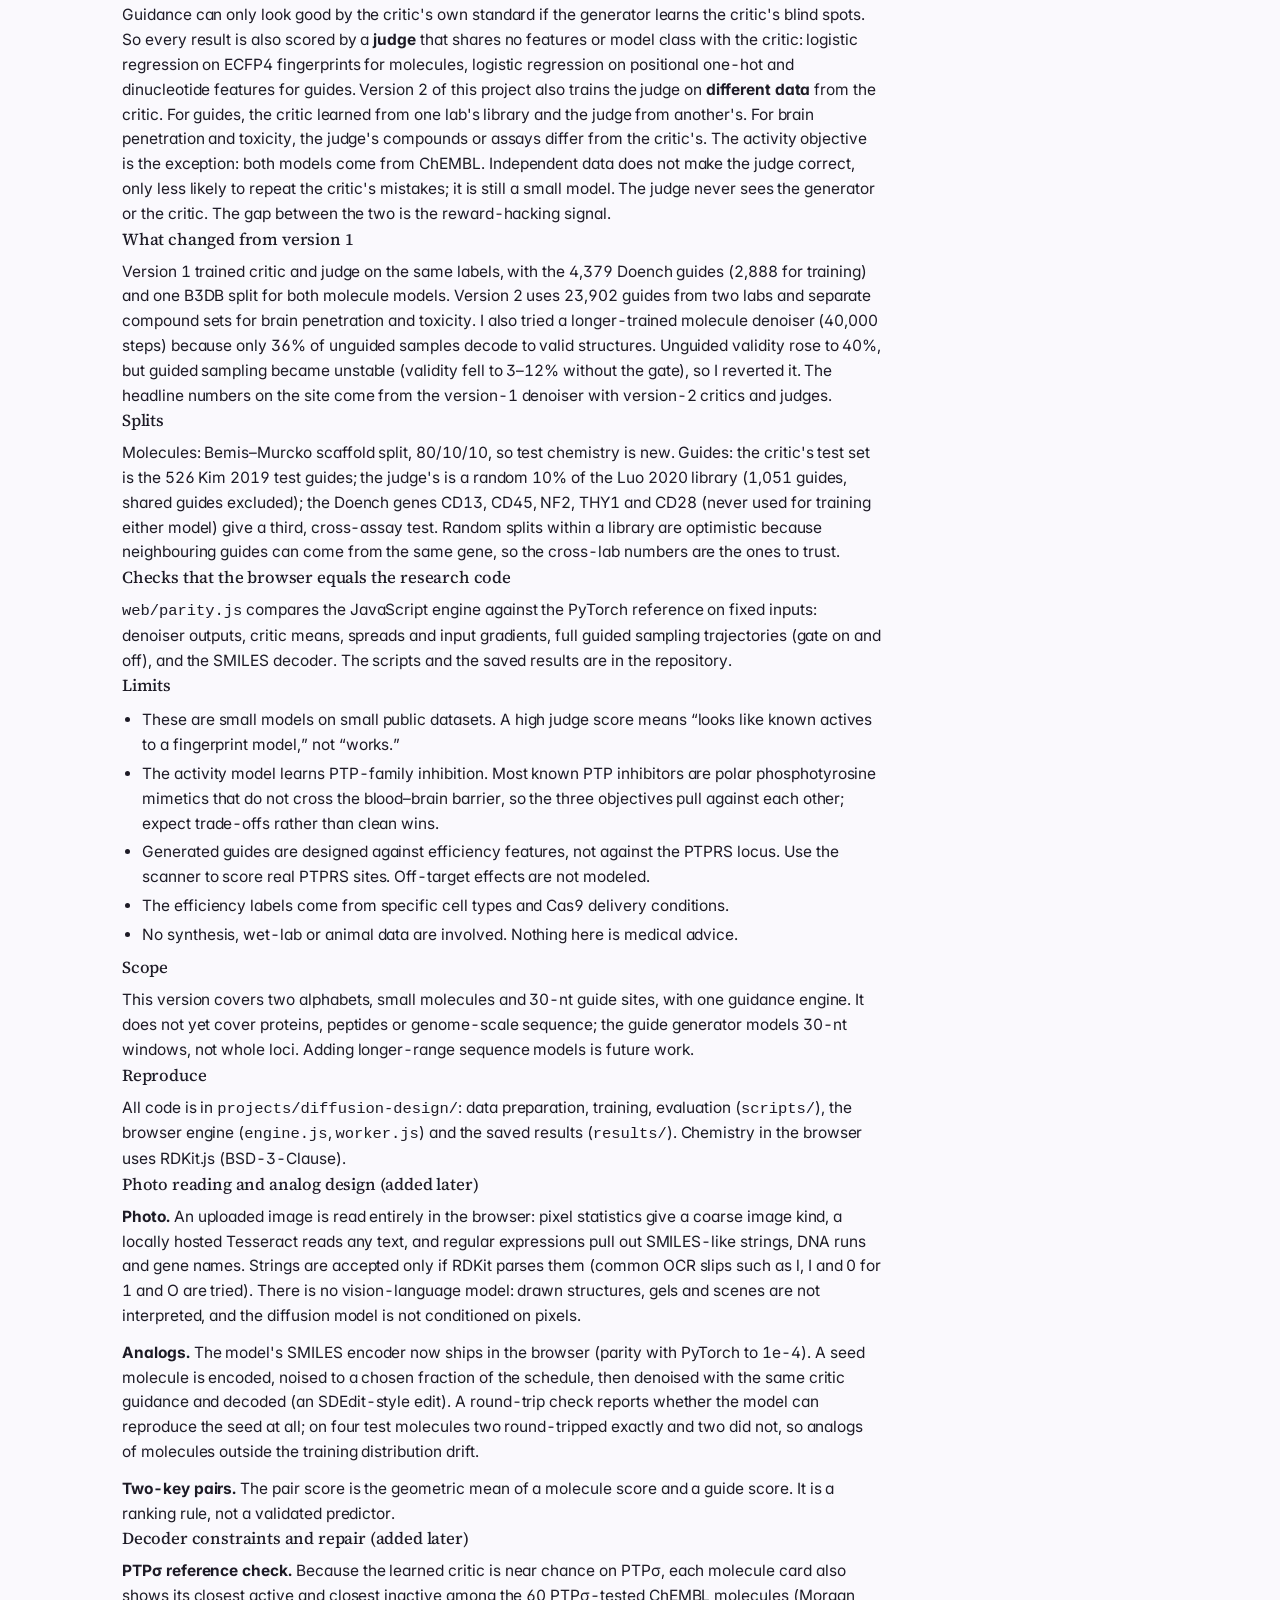
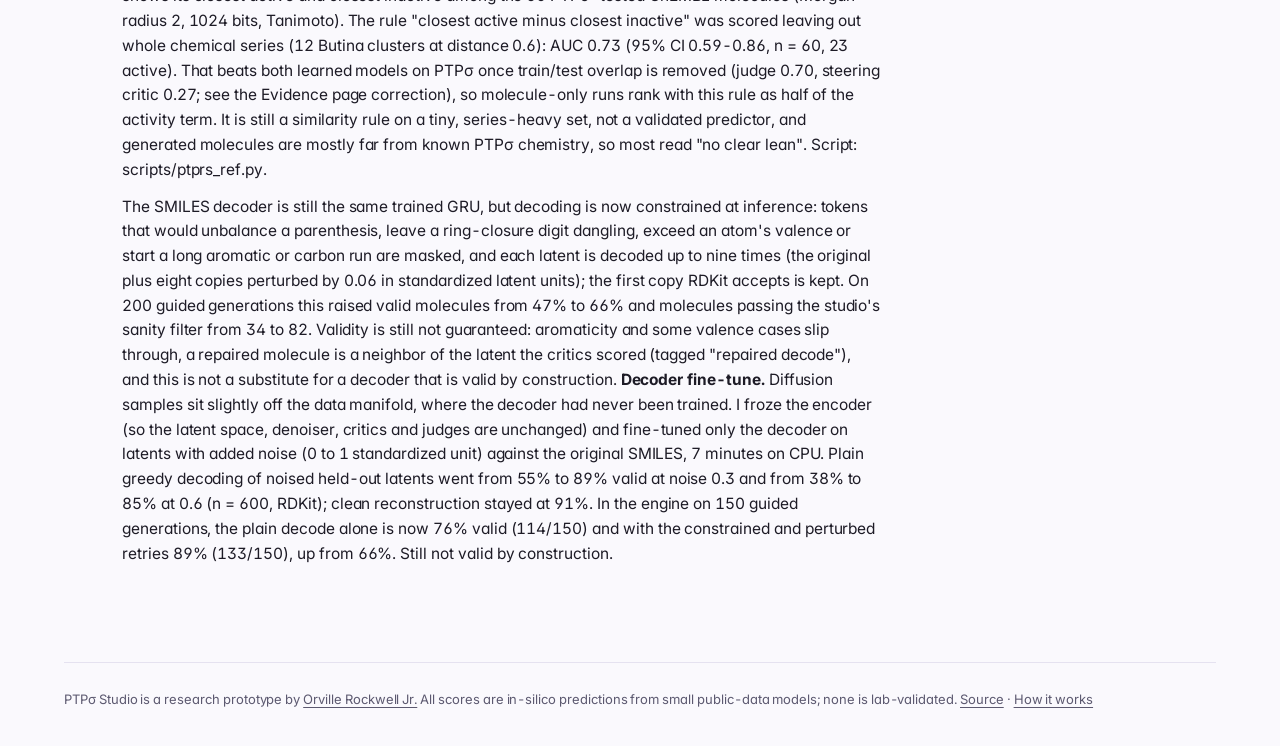
<file: projects/diffusion-design/evidence.html>
<!doctype html>
<html lang="en">
<head>
<meta charset="utf-8">
<meta name="viewport" content="width=device-width, initial-scale=1, viewport-fit=cover">
<title>Evidence and method: PTP&sigma; Studio</title>
<meta name="description" content="Held-out results for the classifier-guided diffusion platform: classifier quality, guidance versus the held-out judge, and the method.">
<meta name="theme-color" content="#FAF9FD">
<script>(function(){var t=null;try{t=localStorage.getItem("ptp-theme");}catch(e){}if(!t)t=window.matchMedia&&matchMedia("(prefers-color-scheme: dark)").matches?"dark":"light";document.documentElement.dataset.theme=t;})();</script>
<link rel="canonical" href="https://orvillerockwelljr.com/projects/diffusion-design/evidence.html">
<link rel="icon" href="favicon.svg" type="image/svg+xml">
<link rel="preconnect" href="https://fonts.googleapis.com"><link rel="preconnect" href="https://fonts.gstatic.com" crossorigin>
<link rel="stylesheet" href="https://fonts.googleapis.com/css2?family=Inter:wght@400;500;600&family=Source+Serif+4:opsz,wght@8..60,400;8..60,500;8..60,600&family=JetBrains+Mono:wght@400;500&display=swap">
<link rel="stylesheet" href="site.css"><link rel="stylesheet" href="ui26.css">
</head>
<body>
<a class="skip" href="#main">Skip to content</a>
<header class="top"><div class="page"><nav class="nav" aria-label="Page"><a class="wm" href="./"><span class="wmk"><svg class="logo" viewBox="0 0 48 48" fill="none" stroke="currentColor" stroke-width="2.4" stroke-linecap="round" stroke-linejoin="round" aria-hidden="true"><path d="M24 4.5 40.9 14.25v19.5L24 43.5 7.1 33.75v-19.5z"/><path d="M17.5 12.5C30 16.5 30.5 21.5 24 24s-6 7.5 6.5 11.5"/><path d="M30.5 12.5C18 16.5 17.5 21.5 24 24s6 7.5-6.5 11.5"/><path d="M19.6 16h8.8M19.6 32h8.8" stroke-width="1.6"/></svg></span>PTP&sigma; Studio</a><span class="navr"><a href="studio.html">Studio</a><a href="evidence.html">Evidence</a><a href="evidence.html#method">Method</a><a href="https://github.com/OrvilleRockwellJr/orvillerockwelljr.github.io/tree/main/projects/diffusion-design">Code</a><button type="button" class="themebtn" id="theme" aria-pressed="false" aria-label="Toggle dark theme" title="Switch to dark theme"><svg viewBox="0 0 24 24" width="18" height="18" aria-hidden="true"><path d="M20.5 14.2A8.5 8.5 0 0 1 9.8 3.5a8.5 8.5 0 1 0 10.7 10.7z" fill="none" stroke="currentColor" stroke-width="1.9" stroke-linejoin="round"/></svg></button><a class="pill" href="../../">Orville Rockwell Jr. &rarr;</a></span></nav></div></header>
<main class="page evpage" id="main">
 <span class="eyebrow"><i></i>Evidence</span>
 <h1 class="pgh">What the held-out judge says</h1>
 <p class="sub">All numbers are produced by the scripts in the repository and loaded here from the saved results files. Splits are by scaffold (molecules) and by gene (guides), so the test sets are new chemistry and new genes. <a class="b1l" href="studio.html">Open the studio &rarr;</a></p>
 <div id="ev-body" class="prose"><p class="small">Loading results&hellip;</p></div>
 <h2 id="method" style="margin-top:44px">Method</h2>
 <div id="me-body" class="prose"></div>
</main>
<script src="site.js"></script>
<script src="evidence.js?v=1795041933"></script>
<footer class="page foot">PTP&sigma; Studio is a research prototype by <a href="../../">Orville Rockwell Jr.</a> All scores are in-silico predictions from small public-data models; none is lab-validated. <a href="https://github.com/OrvilleRockwellJr/orvillerockwelljr.github.io/tree/main/projects/diffusion-design">Source</a> &middot; <a href="evidence.html#method">How it works</a></footer>
</body></html>
</file>
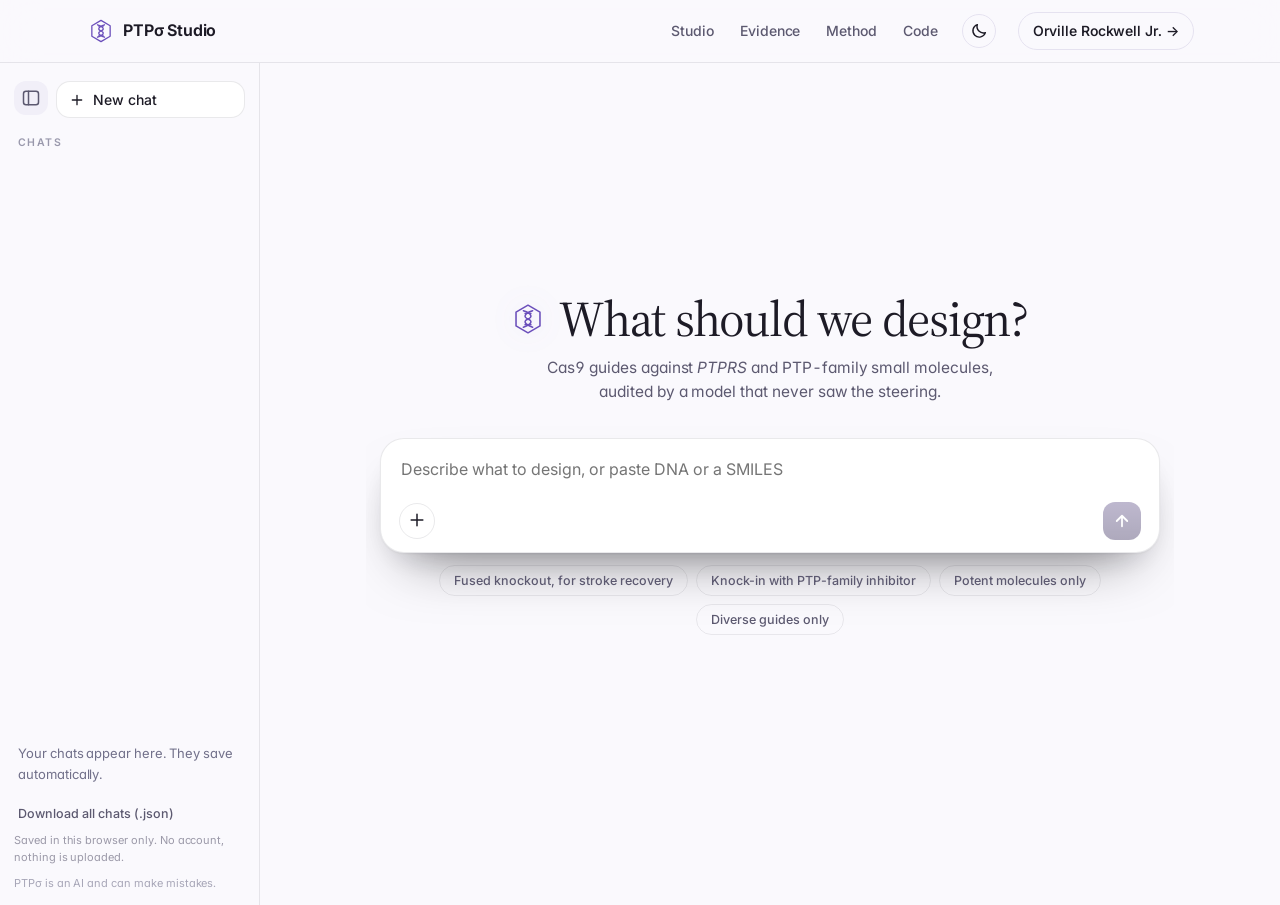
<file: projects/diffusion-design/studio.html>
<!doctype html>
<html lang="en">
<head>
<meta charset="utf-8">
<meta name="viewport" content="width=device-width, initial-scale=1, viewport-fit=cover">
<title>Studio: PTP&sigma; Studio</title>
<meta name="description" content="Generate and audit candidate small molecules and CRISPR guides against PTP&sigma;, in your browser.">
<meta name="theme-color" content="#FAF9FD">
<script>(function(){var t=null;try{t=localStorage.getItem("ptp-theme");}catch(e){}if(!t)t=window.matchMedia&&matchMedia("(prefers-color-scheme: dark)").matches?"dark":"light";document.documentElement.dataset.theme=t;})();</script>
<link rel="canonical" href="https://orvillerockwelljr.com/projects/diffusion-design/studio.html">
<link rel="icon" href="favicon.svg" type="image/svg+xml">
<link rel="preconnect" href="https://fonts.googleapis.com"><link rel="preconnect" href="https://fonts.gstatic.com" crossorigin>
<link rel="stylesheet" href="https://fonts.googleapis.com/css2?family=Inter:wght@400;500;600&family=Source+Serif+4:opsz,wght@8..60,400;8..60,500;8..60,600&family=JetBrains+Mono:wght@400;500&display=swap">
<link rel="stylesheet" href="site.css?v=1795015466"><link rel="stylesheet" href="ui26.css?v=1795042221">
</head>
<body>
<a class="skip" href="#main">Skip to content</a>
<header class="top"><div class="page"><nav class="nav" aria-label="Page"><button type="button" class="sidebtn" id="sidebtn" aria-label="Show chats" aria-expanded="false"><svg viewBox="0 0 24 24" width="20" height="20" fill="none" stroke="currentColor" stroke-width="1.9" stroke-linecap="round"><path d="M4 7h16M4 12h16M4 17h10"/></svg></button><a class="wm" href="./"><span class="wmk"><svg class="logo" viewBox="0 0 48 48" fill="none" stroke="currentColor" stroke-width="2.4" stroke-linecap="round" stroke-linejoin="round" aria-hidden="true"><path d="M24 4.5 40.9 14.25v19.5L24 43.5 7.1 33.75v-19.5z"/><path d="M17.5 12.5C30 16.5 30.5 21.5 24 24s-6 7.5 6.5 11.5"/><path d="M30.5 12.5C18 16.5 17.5 21.5 24 24s6 7.5-6.5 11.5"/><path d="M19.6 16h8.8M19.6 32h8.8" stroke-width="1.6"/></svg></span>PTP&sigma; Studio</a><span class="navr"><a href="studio.html">Studio</a><a href="evidence.html">Evidence</a><a href="evidence.html#method">Method</a><a href="https://github.com/OrvilleRockwellJr/orvillerockwelljr.github.io/tree/main/projects/diffusion-design">Code</a><button type="button" class="themebtn" id="theme" aria-pressed="false" aria-label="Toggle dark theme" title="Switch to dark theme"><svg viewBox="0 0 24 24" width="18" height="18" aria-hidden="true"><path d="M20.5 14.2A8.5 8.5 0 0 1 9.8 3.5a8.5 8.5 0 1 0 10.7 10.7z" fill="none" stroke="currentColor" stroke-width="1.9" stroke-linejoin="round"/></svg></button><a class="pill" href="../../">Orville Rockwell Jr. &rarr;</a></span></nav></div></header>
<div class="shell studio" id="studio">
 <aside class="side" id="side" aria-label="Chats">
  <button type="button" id="sidetoggle2" class="iconbtn sidetoggle" aria-label="Close chats panel" aria-expanded="true" title="Show or hide chats"><svg viewBox="0 0 24 24" width="20" height="20" fill="none" stroke="currentColor" stroke-width="1.8" stroke-linecap="round" stroke-linejoin="round" aria-hidden="true"><rect x="3" y="4" width="18" height="16" rx="3"/><path d="M9 4v16"/></svg></button>
  <button type="button" class="newchat" id="newchat"><svg viewBox="0 0 24 24" width="16" height="16" fill="none" stroke="currentColor" stroke-width="2" stroke-linecap="round"><path d="M12 5v14M5 12h14"/></svg>New chat</button>
  <div class="sidelabel">Chats</div>
  <ul id="chatlist" class="chatlist"></ul>
  <p class="small nochats" id="nochats">Your chats appear here. They save automatically.</p>
  <div class="sidefoot"><button type="button" class="linkbtn" id="dl-all">Download all chats (.json)</button><p class="small">Saved in this browser only. No account, nothing is uploaded.</p></div>
 </aside>
 <main class="stage" id="main">
  <div class="stagebar"><button type="button" class="iconbtn sidetoggle" id="sidetoggle" aria-label="Close chats panel" aria-expanded="true" title="Show or hide chats"><svg viewBox="0 0 24 24" width="20" height="20" fill="none" stroke="currentColor" stroke-width="1.8" stroke-linecap="round" stroke-linejoin="round" aria-hidden="true"><rect x="3" y="4" width="18" height="16" rx="3"/><path d="M9 4v16"/></svg></button></div>
  <div class="tabs" role="tablist" id="design" aria-label="Studio sections">
   <button role="tab" aria-selected="true" aria-controls="p-go" id="t-go">Design</button>
   <button role="tab" aria-selected="false" aria-controls="p-mol" id="t-mol">Molecules</button>
   <button role="tab" aria-selected="false" aria-controls="p-dna" id="t-dna">Guides</button>
   <button role="tab" aria-selected="false" aria-controls="p-scan" id="t-scan">Scan a gene</button>
  </div>
  <div id="loadmsg" class="status" style="margin-top:14px">Loading models&hellip;</div>
  <section class="panel home" id="p-go" role="tabpanel" aria-labelledby="t-go">
  <div class="homehead" id="home"><h1><span class="hm"><svg class="logo" viewBox="0 0 48 48" fill="none" stroke="currentColor" stroke-width="2.4" stroke-linecap="round" stroke-linejoin="round" aria-hidden="true"><path d="M24 4.5 40.9 14.25v19.5L24 43.5 7.1 33.75v-19.5z"/><path d="M17.5 12.5C30 16.5 30.5 21.5 24 24s-6 7.5 6.5 11.5"/><path d="M30.5 12.5C18 16.5 17.5 21.5 24 24s6 7.5-6.5 11.5"/><path d="M19.6 16h8.8M19.6 32h8.8" stroke-width="1.6"/></svg></span>What should we design?</h1><p>Cas9 guides against <i>PTPRS</i> and PTP-family small molecules, audited by a model that never saw the steering.</p></div>
  <div class="chathead" id="chathead" hidden><b id="ct"></b><span><button type="button" class="linkbtn" id="ct-md">Download .md</button><button type="button" class="linkbtn" id="ct-json">.json</button></span></div>
  <div id="thread" aria-live="polite"></div>
  <div class="modes" id="go-modes">
   <button type="button" class="mode on" id="mode-gen" data-m="gen"><span class="mi"><svg viewBox="0 0 24 24" width="22" height="22" fill="none" stroke="currentColor" stroke-width="1.8" stroke-linecap="round"><path d="M7 3c0 6 10 6 10 12s-10 6-10 6M17 3c0 6-10 6-10 12s10 6 10 6M8.5 7.5h7M8.5 16.5h7"/></svg></span><b>Generate designs</b><span>Say what you want and what it is for. Get guide and molecule shortlists for PTP&sigma;, steered and audited.</span></button>
   <button type="button" class="mode" id="mode-score" data-m="score"><span class="mi"><svg viewBox="0 0 24 24" width="22" height="22" fill="none" stroke="currentColor" stroke-width="1.8" stroke-linecap="round"><path d="M5 20V10M12 20V4M19 20v-7"/></svg></span><b>Score a candidate</b><span>Paste a guide, DNA (up to 500 bases) or a SMILES. See critic and judge scores and the effect of every single-base change.</span></button>
  </div>
  <div id="recents" class="recents" hidden><div class="rhead"><span>Recent chats</span></div><div class="rgrid" id="rgrid"></div></div>

  <div id="go-gen">
   <div class="composer" id="cmp-gen">
   <div id="g-plan" hidden>
    <div class="pmenu"><label class="dsel">Target <select id="g-lib"><option value="ptprs">PTPRS exons</option><option value="paste">DNA I pasted</option><option value="none">No locus</option></select></label><button type="button" class="menurow" id="g-photo" title="Attach photos, screenshots, PDFs or text files (CSV, FASTA, SMILES). Read on this device, never uploaded." aria-label="Attach files"><svg viewBox="0 0 24 24" width="20" height="20" fill="none" stroke="currentColor" stroke-width="1.8" stroke-linecap="round" stroke-linejoin="round"><rect x="3" y="5" width="18" height="14" rx="2.5"/><circle cx="9" cy="10.5" r="1.6"/><path d="M21 16l-5-5-8 8"/></svg><span>Attach files or photos</span></button></div><span class="live" id="g-live">Waiting for your request.</span>
    <h3 class="h3s">How I read it</h3>
    <div class="grid4">
     <label>Make<select id="g-make"><option value="both">Molecules and guides</option><option value="mol">Molecules only</option><option value="dna">Guides only</option></select></label>
     <label>Candidates each<select id="g-n"><option>6</option><option>8</option><option selected>12</option><option>16</option><option>24</option></select></label>
     <label>Push<select id="g-push"><option value="gentle">Gentle (diverse)</option><option value="std" selected>Standard</option><option value="hard">Hard</option></select></label>
     <label>Brain penetration<select id="g-wb"><option value="0">Off</option><option value="1" selected>Normal</option><option value="2">High</option></select></label>
     <label>PTP-family activity<select id="g-wa"><option value="0">Off</option><option value="1" selected>Normal</option><option value="2">High</option></select></label>
     <label>Low toxicity<select id="g-wt"><option value="0">Off</option><option value="1" selected>Normal</option><option value="2">High</option></select></label>
     <label>Uncertainty gate (molecules)<select id="g-gate"><option value="on" selected>On (recommended)</option><option value="off">Off, to see the critic get exploited</option></select></label>
     <label>Seed<input type="number" id="g-seed" value="21" min="0"></label>
     <label>Seed molecule (SMILES, optional)<input type="text" id="g-smi" placeholder="design analogs of this" autocomplete="off" spellcheck="false"></label>
     <label>Guidance strength &gamma;<select id="g-gam"><option value="auto" selected>Auto (from your words)</option><option value="0">0, unguided</option><option value="2">2, gentle</option><option value="4">4, standard</option><option value="6">6</option><option value="8">8, hard</option></select></label>
     <label>Trust gate threshold &tau;<select id="g-tau"><option value="auto" selected>Auto</option><option value="0.5">0.5, strict</option><option value="1">1.0</option><option value="2">2.0, lenient</option></select></label>
     <label>Denoising steps<select id="g-steps"><option value="auto" selected>Auto</option><option value="30">30, fast</option><option value="60">60</option><option value="100">100, careful</option></select></label>
     <label>Compare with unguided<select id="g-cmp"><option value="auto" selected>Auto (only if you ask)</option><option value="on">On, same noise, &gamma; = 0</option><option value="off">Off</option></select></label>
     <label>Analog distance<select id="g-str"><option value="0.1">Close (small edits)</option><option value="0.2" selected>Medium</option><option value="0.3">Far (new scaffolds)</option></select></label>
    </div>
    <ul class="small" id="g-notes"></ul>
   </div>
   <div class="dock">
    <div id="g-att" class="att" hidden></div>
    <textarea id="g-prompt" rows="1" class="prompt" placeholder="Describe what to design, or paste DNA or a SMILES"></textarea>
    <div class="dockbar"><input type="file" id="g-file" accept="image/*,application/pdf,.pdf,.txt,.csv,.tsv,.md,.json,.fa,.fasta,.fna,.smi,.smiles,.sdf,.gb,.gbk,text/plain" multiple hidden>
     <button type="button" class="iconbtn" id="g-gear" aria-expanded="false" title="Options" aria-label="Options"><svg viewBox="0 0 24 24" width="20" height="20" fill="none" stroke="currentColor" stroke-width="1.8" stroke-linecap="round"><path d="M12 5v14M5 12h14"/></svg></button>
     <button class="gen" id="g-make-go" disabled aria-label="Generate" title="Generate"><svg viewBox="0 0 24 24" width="18" height="18" fill="none" stroke="currentColor" stroke-width="2.4" stroke-linecap="round" stroke-linejoin="round"><path d="M12 19V5M5 12l7-7 7 7"/></svg></button><button class="btn alt stopbtn" id="g-stop" hidden aria-label="Stop" title="Stop"><svg viewBox="0 0 24 24" width="14" height="14" fill="currentColor"><rect x="5" y="5" width="14" height="14" rx="2.5"/></svg></button>
    </div>
   </div>
   <div class="chips" id="g-chips"><button type="button" data-p="Cas9 guides to knock out PTPRS for stroke recovery, each fused with a brain-penetrant, non-toxic Cas9 helper molecule. Give me 12 of each.">Fused knockout, for stroke recovery</button><button type="button" data-p="Brain-penetrant PTP&sigma; inhibitors and Cas9 guides to knock in a correction at PTPRS. Give me 8 of each.">Knock-in with PTP-family inhibitor</button><button type="button" data-p="Potent small molecules for PTPRS, I don't care about toxicity yet. Strong guidance, 16 candidates. Molecules only.">Potent molecules only</button><button type="button" data-p="Diverse, gentle exploration of CRISPR guides for PTPRS. Guides only, 16 candidates.">Diverse guides only</button></div>
   <button class="btn" id="g-read" hidden disabled>Read</button><span id="g-readmsg" hidden></span>
   </div>
   <div id="g-img"></div>
   <div class="status" id="g-status" style="margin-top:12px"></div><div class="bar"><i id="g-bar"></i></div>
   <div id="g-out"></div>
     </div>

  <div id="go-score" hidden>
   <div class="composer" id="cmp-score">
   <div class="dock">
    <textarea id="sc-in" rows="3" class="prompt" placeholder="Paste a 30-nt guide context, any DNA up to 500 bases (every NGG site is scored), or a SMILES string."></textarea>
    <div class="dockbar"><span class="live" id="sc-live">0 letters</span><span style="flex:1"></span><button class="gen" id="sc-go" disabled aria-label="Score"><svg viewBox="0 0 24 24" width="18" height="18" fill="none" stroke="currentColor" stroke-width="2.4" stroke-linecap="round" stroke-linejoin="round"><path d="M12 19V5M5 12l7-7 7 7"/></svg></button></div>
   </div>
   <div class="chips" id="sc-chips"></div>
   </div>
   <div class="status" id="sc-status" style="margin-top:12px"></div>
   <div id="sc-out"></div>
  </div>
  </section>
<!-- MOLECULES -->
 <section class="panel" id="p-mol" role="tabpanel" aria-labelledby="t-mol" hidden>
  <h2>Design small molecules</h2>
  <p class="sub">A diffusion model denoises a molecular latent code into a structure. Three classifiers, trained on <i>noised</i> codes, steer every denoising step toward brain penetration, PTP-family activity and low toxicity. A separate held-out judge, built on different features and trained on different data (for brain penetration and toxicity), scores the result.</p>
  <div class="grid2"><div class="ctrl">
   <label>Candidates <output id="m-n-o">16</output></label><input type="range" id="m-n" min="4" max="24" step="4" value="16">
   <label>Guidance strength &gamma; <output id="m-g-o">4</output></label><input type="range" id="m-g" min="0" max="8" step="0.5" value="4">
   <div class="hint">0 = unguided diffusion. Higher pushes harder on the classifiers.</div>
   <hr><label>Brain penetration <output id="m-wb-o">1</output></label><input type="range" id="m-wb" min="0" max="2" step="0.25" value="1">
   <label>PTP-family activity <output id="m-wa-o">1</output></label><input type="range" id="m-wa" min="0" max="2" step="0.25" value="1">
   <label>Low toxicity <output id="m-wt-o">1</output></label><input type="range" id="m-wt" min="0" max="2" step="0.25" value="1">
   <hr><label class="chk"><input type="checkbox" id="m-gate" checked><span><b>Trust gate</b><br><span class="hint">Shrinks a classifier's push when its five ensemble heads disagree.</span></span></label>
   <label>Gate threshold &tau; <output id="m-tau-o">1.0</output></label><input type="range" id="m-tau" min="0.25" max="3" step="0.25" value="1">
   <label class="chk"><input type="checkbox" id="m-cmp" checked><span><b>Compare with unguided</b><br><span class="hint">Same starting noise, &gamma; = 0. Doubles the time.</span></span></label>
   <label>Denoising steps<select id="m-steps"><option>30</option><option selected>60</option><option>100</option></select></label>
   <label>Seed<input type="number" id="m-seed" value="7" min="0"></label>
   <button class="btn" id="m-go" disabled>Generate molecules</button><button class="btn alt" id="m-stop" hidden>Stop</button>
  </div>
  <div class="stage"><div class="status" id="m-status">Ready.</div><div class="bar"><i id="m-bar"></i></div>
   <div id="m-traceh" class="small" hidden>Watch candidate 1 denoise (decoded at checkpoints; grey = not yet a valid molecule):</div><div class="trace" id="m-trace"></div>
   <div class="strip" id="m-strip"></div>
   <div class="legendline" id="m-leg" hidden>Bars show P(favourable): <i style="background:#8BA6C9"></i>critic (the classifier that steered) <i style="background:var(--cv)"></i>judge (held-out, different features). A gap means the generator is leaning on the critic's blind spots.</div>
   <div id="m-sort" class="small" hidden>Sort by <select id="m-sortby" style="font:inherit"><option value="judge">held-out judge</option><option value="critic">critic</option><option value="qed">drug-likeness (rule of five)</option></select> &nbsp; <button class="btn alt" id="m-csv" style="width:auto;margin:0 0 0 8px;padding:5px 10px;font-size:13px">Download CSV</button></div>
   <div class="cards" id="m-cards" style="margin-top:10px"></div></div></div>
 </section>

 <!-- DNA -->
 <section class="panel" id="p-dna" role="tabpanel" aria-labelledby="t-dna" hidden>
  <h2>Design gene-editing guide sequences</h2>
  <p class="sub">The same engine, a different alphabet. It generates 30-nucleotide SpCas9 guide contexts (4 nt, a 20-nt protospacer, the NGG PAM, 3 nt). A classifier ensemble trained on noised sequences steers toward high cutting efficiency; a held-out logistic model trained on a different lab&rsquo;s library scores the result. This is the proof of mechanism for sequence design; to target PTPRS itself, use the scanner.</p>
  <div class="grid2"><div class="ctrl">
   <label>Candidates <output id="d-n-o">12</output></label><input type="range" id="d-n" min="6" max="48" step="6" value="12">
   <label>Guidance strength &gamma; <output id="d-g-o">4</output></label><input type="range" id="d-g" min="0" max="16" step="1" value="4">
   <hr><label>Guide target<select id="d-lib"><option value="none">No locus (generic efficient guides)</option><option value="ptprs">PTPRS exons (cut inside an exon)</option><option value="paste">DNA pasted below</option></select></label>
   <textarea id="d-paste" rows="4" style="display:none;width:100%;margin-top:6px;font:12px ui-monospace,Menlo,monospace;border:1px solid var(--rule);border-radius:6px;padding:6px" placeholder="Paste DNA (A, C, G, T), up to 20,000 letters"></textarea>
   <label>Locus strength <output id="d-wl-o">1</output></label><input type="range" id="d-wl" min="0" max="4" step="0.25" value="1">
   <label class="chk"><input type="checkbox" id="d-tilt" checked><span><b>Favor efficient sites</b><br><span class="hint">Weights the target sites by the efficiency critic, so steering picks good sites inside the locus.</span></span></label>
   <hr><label class="chk"><input type="checkbox" id="d-gate" checked><span><b>Trust gate</b><br><span class="hint">Shrinks the push when ensemble heads disagree.</span></span></label>
   <label>Gate threshold &tau; <output id="d-tau-o">1.0</output></label><input type="range" id="d-tau" min="0.25" max="3" step="0.25" value="1">
   <label class="chk"><input type="checkbox" id="d-cmp" checked><span><b>Compare with unguided</b><br><span class="hint">Same starting noise, &gamma; = 0.</span></span></label>
   <label>Denoising steps<select id="d-steps"><option>25</option><option selected>50</option><option>100</option></select></label>
   <label>Seed<input type="number" id="d-seed" value="11" min="0"></label>
   <button class="btn" id="d-go" disabled>Generate guides</button>
  </div>
  <div class="stage"><div class="status" id="d-status">Ready.</div><div class="bar"><i id="d-bar"></i></div>
   <div id="d-trace" class="seq" style="margin-bottom:6px"></div><div class="seqkey" id="d-tracek" hidden>Candidate 1 resolving: letters fade in as the model commits to them. Outlined = PAM; faded = flanking context.</div>
   <div class="strip" id="d-strip"></div><div class="dna" id="d-rows" style="margin-top:10px"></div></div></div>
 </section>

 <!-- SCAN -->
 <section class="panel" id="p-scan" role="tabpanel" aria-labelledby="t-scan" hidden>
  <h2>Scan the PTPRS gene</h2>
  <p class="sub">Every NGG site on both strands of PTPRS's 38 exons (Ensembl, GRCh38, transcript ENST00000262963), scored by the same critic ensemble and the held-out judge. You can also paste any DNA of your own.</p>
  <div class="grid2"><div class="ctrl">
   <label>Sequence<select id="s-src"><option value="ptprs" selected>PTPRS exons (built in)</option><option value="paste">Paste my own DNA</option></select></label>
   <textarea id="s-paste" rows="6" style="display:none;width:100%;margin-top:8px;font:12px ui-monospace,Menlo,monospace;border:1px solid var(--rule);border-radius:6px;padding:6px" placeholder="Paste DNA (A, C, G, T), up to 20,000 letters"></textarea>
   <label>Show top <output id="s-k-o">15</output></label><input type="range" id="s-k" min="5" max="40" step="5" value="15">
   <label class="chk"><input type="checkbox" id="s-req" checked><span>Only sites whose cut falls inside the exon<br><span class="hint">Cut is 3 bp upstream of the PAM.</span></span></label>
   <label class="chk"><input type="checkbox" id="s-use" checked><span>Only guides passing design checks<br><span class="hint">GC 40&ndash;70%, no TTTT run.</span></span></label>
   <button class="btn" id="s-go" disabled>Scan</button>
  </div><div class="stage"><div class="status" id="s-status">Ready.</div><div class="strip" id="s-strip"></div><div class="tw" id="s-tab" hidden></div></div></div>
 </section>

  <p class="notice">PTP&sigma; is an AI and can make mistakes.</p>
 </main>
</div>
<script src="site.js"></script>
<script src="vendor/RDKit_minimal.js"></script>
<script src="engine.js"></script>
<script src="fusion.js?v=1795015466"></script>
<script src="app.js?v=1795042373"></script>
<script src="photo.js?v=1795015466"></script>
<script src="chats.js?v=1795015466"></script>
</body></html>
</file>
<file: projects/diffusion-design/site.css>
:root{--paper:#fff;--ink:#1C2633;--muted:#5B6573;--faint:#66707D;--rule:#E2E6EB;--wash:#F4F6F9;--cv:#1F4E8C;--auto:#0F7A80;--bio:#B23A64;--navy:#14305A;--navy-2:#0F2547;
 --good:#0F7A80;--bad:#B23A64;--serif:"Source Serif 4",Georgia,"Times New Roman",serif;--sans:"IBM Plex Sans","Helvetica Neue",Arial,sans-serif;--col:46rem}
*{box-sizing:border-box}html{scroll-behavior:smooth}
body{margin:0;background:var(--paper);color:var(--ink);font-family:var(--serif);font-size:17.5px;line-height:1.6;-webkit-font-smoothing:antialiased}
a{color:var(--cv);text-underline-offset:3px;text-decoration-thickness:1px}
p{margin:0}.page{max-width:72rem;margin:0 auto;padding:0 22px}
.mast{background:radial-gradient(120% 140% at 85% -10%,#1E4A85 0%,var(--navy) 45%,var(--navy-2) 100%);color:#fff;position:relative}
.mast::after{content:"";position:absolute;left:0;right:0;bottom:0;height:5px;background:linear-gradient(90deg,#3E7BD0 0 33.3%,#1AA3AA 33.3% 66.6%,#D9568A 66.6%)}
.mast a{color:#BFD5F7}.mast .nav{display:flex;gap:20px;flex-wrap:wrap;justify-content:space-between;padding:20px 0 0;font-family:var(--sans);font-size:14px}
.mast .nav a{color:#A9BDD9;text-decoration:none}.mast .nav a:hover{color:#fff}
.mast h1{font-size:clamp(1.9rem,4.4vw,2.9rem);line-height:1.1;letter-spacing:-.015em;margin:34px 0 10px;max-width:46rem}
.mast .lede{font-size:1.15rem;color:#D4DEEC;max-width:46rem;padding-bottom:46px}
.mast .lede b{color:#fff}
.mast .wm{display:inline-flex;align-items:center;gap:10px;color:#fff!important;font-weight:600;font-size:16px;letter-spacing:.01em}.wmk{width:22px;height:22px;border-radius:6px;background:conic-gradient(from 200deg,#3E7BD0,#1AA3AA,#D9568A,#3E7BD0);display:inline-block}
.notice{font-family:var(--sans);font-size:13.5px;background:#FFF8E6;border:1px solid #EBD9A1;color:#5B4A12;border-radius:6px;padding:10px 14px;margin:22px 0 0;line-height:1.5}
h2{font-size:1.45rem;font-weight:600;letter-spacing:-.01em;margin:0 0 6px;color:var(--navy)}
h2::after{content:"";display:block;width:36px;height:3px;border-radius:2px;margin-top:8px;background:linear-gradient(90deg,var(--cv) 0 33.3%,var(--auto) 33.3% 66.6%,var(--bio) 66.6%)}
h3{font-size:1.05rem;margin:0 0 6px;color:var(--navy)}
section{padding:34px 0 6px}.sub{font-family:var(--sans);font-size:14.5px;color:var(--muted);max-width:var(--col);margin:6px 0 18px}
.tabs{display:flex;gap:4px;flex-wrap:wrap;border-bottom:1px solid var(--rule);margin-top:26px;position:sticky;top:0;background:#fff;z-index:5;padding-top:6px}
.tabs button{font-family:var(--sans);font-size:15px;font-weight:500;color:var(--muted);background:none;border:0;border-bottom:3px solid transparent;padding:10px 14px;cursor:pointer}
.tabs button[aria-selected=true]{color:var(--navy);border-bottom-color:var(--bio)}
.tabs button:focus-visible{outline:2px solid var(--cv);outline-offset:-2px}
.panel[hidden]{display:none}
.grid2{display:grid;gap:22px;grid-template-columns:1fr}@media(min-width:900px){.grid2{grid-template-columns:19rem minmax(0,1fr)}}
.ctrl{background:var(--wash);border:1px solid var(--rule);border-radius:8px;padding:16px;font-family:var(--sans);font-size:14px;align-self:start}
.ctrl label{display:flex;justify-content:space-between;gap:8px;margin-top:12px;font-weight:500;color:var(--ink)}
.ctrl label:first-child{margin-top:0}.ctrl output{font-variant-numeric:tabular-nums;color:var(--muted)}
.ctrl input[type=range]{width:100%;accent-color:var(--cv)}
.ctrl select,.ctrl input[type=number]{width:100%;font:inherit;padding:6px 8px;border:1px solid var(--rule);border-radius:6px;background:#fff}
.ctrl .chk{display:flex;align-items:flex-start;gap:8px;margin-top:12px;font-weight:400;line-height:1.35;justify-content:flex-start}
.ctrl .hint{font-size:12.5px;color:var(--muted);margin-top:4px;line-height:1.4;font-weight:400}
.ctrl hr{border:0;border-top:1px solid var(--rule);margin:14px 0 0}
.btn{font-family:var(--sans);font-size:15px;font-weight:600;color:#fff;background:var(--cv);border:0;border-radius:6px;padding:10px 16px;cursor:pointer;width:100%;margin-top:16px}
.btn:hover{background:#18407a}.btn:disabled{background:#9AA6B6;cursor:default}.btn.alt{background:#fff;color:var(--cv);border:1px solid var(--cv);margin-top:8px}
.btn:focus-visible{outline:2px solid var(--navy);outline-offset:2px}
.stage{min-width:0}.status{font-family:var(--sans);font-size:14px;color:var(--muted);min-height:1.4em;margin-bottom:10px}
.bar{height:6px;background:var(--rule);border-radius:3px;overflow:hidden;margin-bottom:12px}.bar i{display:block;height:100%;width:0;background:linear-gradient(90deg,var(--cv),var(--bio));transition:width .15s}
.trace{display:flex;gap:8px;overflow-x:auto;padding:4px 0 10px;margin-bottom:6px}
.trace figure{margin:0;flex:0 0 auto;width:132px;text-align:center;font-family:var(--sans);font-size:11.5px;color:var(--muted)}
.trace .tb{width:132px;height:100px;border:1px solid var(--rule);border-radius:6px;background:#fff;display:flex;align-items:center;justify-content:center;overflow:hidden}
.trace .tb svg{width:100%;height:100%}.trace .tb.inv{background:repeating-linear-gradient(45deg,#fafbfc,#fafbfc 6px,#f0f2f5 6px,#f0f2f5 12px);color:#9aa3b0;font-size:11px}
.strip{display:grid;gap:10px;grid-template-columns:repeat(auto-fit,minmax(150px,1fr));margin:6px 0 16px;font-family:var(--sans)}
.strip div{background:var(--wash);border:1px solid var(--rule);border-radius:8px;padding:10px 12px}
.strip b{display:block;font-size:20px;color:var(--navy);font-weight:600;font-variant-numeric:tabular-nums}.strip span{font-size:12.5px;color:var(--muted)}
.strip small{display:block;font-size:11.5px;color:var(--faint);margin-top:2px}
.cards{display:grid;gap:14px;grid-template-columns:repeat(auto-fill,minmax(235px,1fr))}
.card{border:1px solid var(--rule);border-radius:8px;padding:10px 12px 12px;background:#fff;font-family:var(--sans);font-size:12.5px;display:flex;flex-direction:column;gap:6px}
.card.un{background:#fafbfc}.card .sv{height:150px;display:flex;align-items:center;justify-content:center;background:#fff}.card .sv svg{max-width:100%;max-height:150px}
.card .smi{font-family:ui-monospace,Menlo,Consolas,monospace;font-size:11px;word-break:break-all;color:var(--ink);cursor:pointer}
.tag{display:inline-block;font-size:11px;padding:1px 7px;border-radius:999px;background:var(--wash);border:1px solid var(--rule);color:var(--muted);margin:0 3px 3px 0}.tag.ok{background:#E6F3F3;border-color:#BFDFE0;color:#0b5a5f}.tag.no{background:#F8E9EF;border-color:#E9C3D2;color:#8a2a4d}
.pair{display:grid;grid-template-columns:3.4rem 1fr 2.2rem;gap:5px;align-items:center;font-size:11.5px;color:var(--muted)}
.pair .tr{height:7px;background:var(--rule);border-radius:4px;position:relative}.pair .tr i{position:absolute;left:0;top:0;bottom:0;border-radius:4px}
.pair.c i{background:#8BA6C9}.pair.j i{background:var(--cv)}.pair b{font-weight:500;color:var(--ink);text-align:right;font-variant-numeric:tabular-nums}
.legendline{font-family:var(--sans);font-size:12px;color:var(--muted);margin:6px 0 10px}
.legendline i{display:inline-block;width:14px;height:7px;border-radius:4px;vertical-align:middle;margin:0 4px 0 10px}
table.t{border-collapse:collapse;width:100%;font-family:var(--sans);font-size:13px}
table.t th,table.t td{padding:6px 9px;border-bottom:1px solid var(--rule);text-align:left;vertical-align:top}
table.t th{font-weight:600;color:var(--navy);font-size:12.5px;background:var(--wash);position:sticky;top:0}
table.t td.n,table.t th.n{text-align:right;font-variant-numeric:tabular-nums}
.tw{overflow-x:auto;border:1px solid var(--rule);border-radius:8px}
.seq{display:flex;flex-wrap:wrap;gap:2px;font-family:ui-monospace,Menlo,Consolas,monospace;font-size:15px;font-weight:600}
.seq span{display:inline-block;width:1.15em;text-align:center;border-radius:3px;line-height:1.5}
.seq .A{background:#DCEBFA;color:#1d4f8e}.seq .C{background:#E1F2EC;color:#0b6b52}.seq .G{background:#FCEBD3;color:#8a5200}.seq .T{background:#F8DDE7;color:#8a2a4d}
.seq .pam{outline:2px solid var(--bio);outline-offset:0}.seq .ctx{opacity:.45}
.seqkey{font-family:var(--sans);font-size:11.5px;color:var(--muted);margin-top:4px}
.dna .row{display:grid;gap:10px;grid-template-columns:1fr;border:1px solid var(--rule);border-radius:8px;padding:10px 12px;margin-bottom:8px;font-family:var(--sans);font-size:12.5px}
@media(min-width:760px){.dna .row{grid-template-columns:minmax(0,24rem) minmax(0,1fr)}}
.charts{display:grid;gap:18px;grid-template-columns:repeat(auto-fit,minmax(300px,1fr))}.chart{border:1px solid var(--rule);border-radius:8px;padding:12px;font-family:var(--sans);font-size:12px}
.chart h4{margin:0 0 6px;font-size:13.5px;color:var(--navy)}.chart svg{width:100%;height:auto;display:block}
.prose{max-width:var(--col)}.prose p+p{margin-top:12px}.prose ul{padding-left:20px;margin:8px 0}.prose li{margin:4px 0}
.small{font-family:var(--sans);font-size:13px;color:var(--muted)}
.callout{border-left:4px solid var(--bio);background:var(--wash);padding:12px 16px;border-radius:0 8px 8px 0;font-family:var(--sans);font-size:14px;max-width:var(--col);margin:14px 0}
footer{border-top:1px solid var(--rule);margin-top:40px;padding:22px 0 40px;font-family:var(--sans);font-size:13px;color:var(--muted)}
.err{background:#F8E9EF;border:1px solid #E9C3D2;color:#8a2a4d;border-radius:6px;padding:10px 14px;font-family:var(--sans);font-size:14px;margin:12px 0}
.prompt{width:100%;font:16px/1.5 var(--sans);border:1px solid #B9C3D0;border-radius:8px;padding:12px 14px;resize:vertical}
.prompt:focus{outline:2px solid #3E7BD0;outline-offset:1px}
.chips{display:flex;flex-wrap:wrap;gap:8px;margin:10px 0 4px}.chips button{font:13px var(--sans);border:1px solid var(--rule);background:var(--wash);color:var(--navy);border-radius:999px;padding:5px 12px;cursor:pointer}.chips button:hover{border-color:var(--cv)}
.gorow{display:flex;gap:12px;align-items:center;flex-wrap:wrap;margin:12px 0}.h3s{font:600 15px var(--sans);color:var(--navy);margin:18px 0 8px}
.grid4{display:grid;grid-template-columns:repeat(auto-fit,minmax(190px,1fr));gap:12px 16px;font-family:var(--sans);font-size:13.5px}.grid4 label{display:flex;flex-direction:column;gap:4px;color:var(--muted)}
.grid4 select,.grid4 input{font:14px var(--sans);padding:6px 8px;border:1px solid #B9C3D0;border-radius:6px;background:#fff;color:var(--ink)}
.gorow .btn{width:auto;margin-top:0}
.twocol{display:grid;gap:22px;grid-template-columns:1fr}@media(min-width:900px){.twocol{grid-template-columns:1fr 1fr}}
.twocol h3{font:600 15px var(--sans);color:var(--navy);margin:0 0 8px}
.modes{display:grid;gap:14px;grid-template-columns:1fr;margin:4px 0 22px}@media(min-width:700px){.modes{grid-template-columns:1fr 1fr}}
.mode{font:inherit;text-align:left;display:flex;flex-direction:column;gap:6px;border:1px solid var(--rule);border-radius:10px;background:#fff;padding:16px 18px;cursor:pointer;color:var(--muted);font-family:var(--sans);font-size:14px;line-height:1.45}
.mode b{font-weight:600;font-size:15px;color:var(--ink)}.mode .mi{width:38px;height:38px;border-radius:8px;background:var(--wash);color:var(--navy);display:flex;align-items:center;justify-content:center}
.mode.on{background:#EEF3FB;border-color:#BCCDE8}.mode.on b{color:var(--navy)}.mode.on .mi{background:#DCE7F7}
.dock{border:1px solid #CCD4DF;border-radius:20px;background:#fff;box-shadow:0 6px 22px rgba(20,48,90,.08);padding:14px 16px 12px}
.dock .prompt{border:0;padding:4px 2px;resize:none;border-radius:0;min-height:76px}.dock .prompt:focus{outline:none}
.dockbar{display:flex;align-items:center;gap:12px;flex-wrap:wrap;margin-top:6px;font-family:var(--sans);font-size:13px}
.dsel{display:inline-flex;align-items:center;gap:6px;background:var(--wash);border-radius:999px;padding:4px 10px;color:var(--muted)}.dsel select{font:inherit;font-weight:600;border:0;background:transparent;color:var(--ink)}
.live{flex:1;min-width:12rem;color:var(--muted);font-size:12.5px}
.iconbtn{border:0;background:transparent;color:var(--navy);cursor:pointer;padding:6px;border-radius:8px}.iconbtn:hover,.iconbtn[aria-expanded=true]{background:var(--wash)}
.gen{font:600 15px var(--sans);color:#fff;background:var(--navy);border:0;border-radius:999px;padding:10px 20px;cursor:pointer}.gen:hover{background:#0F2547}.gen:disabled{background:#9AA6B6;cursor:default}
.rep{border-top:1px dashed var(--rule);margin-top:8px;padding-top:8px;font-family:var(--sans);font-size:12px;color:var(--muted)}
.rep h5{margin:10px 0 4px;font-size:12.5px;color:var(--navy);font-weight:600}.rep svg{display:block;max-width:100%;height:auto}.rep .rk{display:flex;gap:10px;align-items:center;margin-top:3px;font-size:11px}
.rep .rk i{display:inline-block;width:12px;height:9px;border-radius:2px}
.repbtn{font:12px var(--sans);border:1px solid var(--rule);background:var(--wash);color:var(--navy);border-radius:6px;padding:3px 9px;cursor:pointer;margin-top:6px}
.metrics{display:grid;grid-template-columns:repeat(auto-fit,minmax(150px,1fr));gap:10px;margin:12px 0}.metrics div{border:1px solid var(--rule);border-radius:8px;padding:9px 12px;background:var(--wash);font-family:var(--sans)}.metrics span{display:block;font-size:11.5px;color:var(--muted)}.metrics b{font-size:20px;color:var(--navy);font-weight:600}.metrics small{display:block;font-size:11px;color:var(--muted)}
.lane{margin-top:22px;border:1px solid var(--rule);border-radius:8px;padding:10px 16px;background:var(--wash);font-family:var(--sans);font-size:13.5px;line-height:1.55}.lane summary{cursor:pointer;font-weight:600;color:var(--navy)}.lane p{margin:8px 0}
/* ===== startup skin ===== */
:root{--ink:#0B1220;--muted:#566176;--faint:#6B7587;--rule:#E6E9F0;--wash:#F6F7FB;--cv:#2F5BEA;--navy:#0B1220;--auto:#0E9F8E;--bio:#D6336C;--sans:"Inter",ui-sans-serif,system-ui,-apple-system,"Segoe UI",Roboto,Arial,sans-serif;--serif:var(--sans);--mono:"JetBrains Mono",ui-monospace,Menlo,Consolas,monospace}
body{font-family:var(--sans);font-size:15.5px;line-height:1.6;background:#fff;color:var(--ink);letter-spacing:-.003em}
.top{position:sticky;top:0;z-index:20;background:rgba(255,255,255,.82);backdrop-filter:saturate(1.4) blur(12px);-webkit-backdrop-filter:saturate(1.4) blur(12px);border-bottom:1px solid rgba(15,23,42,.06)}
.top .nav{display:flex;justify-content:space-between;align-items:center;padding:12px 0;font-size:14px}
.top .wm{display:inline-flex;align-items:center;gap:10px;color:var(--ink);font-weight:650;font-size:16px;text-decoration:none;letter-spacing:-.01em}
.wmk{width:24px;height:24px;border-radius:8px;background:conic-gradient(from 210deg,#2F5BEA,#0E9F8E,#D6336C,#2F5BEA);display:inline-block;box-shadow:0 2px 8px rgba(47,91,234,.35)}
.navr{display:flex;align-items:center;gap:22px}.navr a{color:var(--muted);text-decoration:none;font-weight:500}.navr a:hover{color:var(--ink)}
.navr a.pill{color:#fff;background:var(--ink);padding:7px 14px;border-radius:999px;font-weight:550}.navr a.pill:hover{background:#1c2740;color:#fff}
@media(max-width:640px){.navr a:not(.pill){display:none}}
.hero{position:relative;overflow:hidden;background:radial-gradient(60% 80% at 15% 0%,rgba(47,91,234,.13),transparent 60%),radial-gradient(50% 70% at 90% 10%,rgba(214,51,108,.10),transparent 60%),radial-gradient(50% 60% at 60% 100%,rgba(14,159,142,.10),transparent 60%),#fff;padding:64px 0 56px;border-bottom:1px solid var(--rule)}
.hero::before{content:"";position:absolute;inset:0;background-image:linear-gradient(rgba(15,23,42,.045) 1px,transparent 1px),linear-gradient(90deg,rgba(15,23,42,.045) 1px,transparent 1px);background-size:44px 44px;-webkit-mask-image:radial-gradient(70% 90% at 50% 0%,#000,transparent 75%);mask-image:radial-gradient(70% 90% at 50% 0%,#000,transparent 75%);pointer-events:none}
.hero .page{position:relative}
.eyebrow{display:inline-flex;align-items:center;gap:8px;font-size:12.5px;font-weight:550;color:#27408B;background:#EEF2FF;border:1px solid #D9E2FF;border-radius:999px;padding:5px 12px}.eyebrow i{width:7px;height:7px;border-radius:50%;background:var(--auto);box-shadow:0 0 0 3px rgba(14,159,142,.2)}
.hero h1{font-size:clamp(2.3rem,5.6vw,4rem);line-height:1.04;letter-spacing:-.035em;font-weight:700;margin:20px 0 18px;max-width:52rem;color:var(--ink)}
.hero h1 em{font-style:normal;background:linear-gradient(95deg,#2F5BEA,#0E9F8E 55%,#D6336C);-webkit-background-clip:text;background-clip:text;color:transparent}
.hero .lede{font-size:1.14rem;line-height:1.6;color:var(--muted);max-width:44rem;margin:0}.hero .lede b{color:var(--ink);font-weight:600}
.cta{display:flex;gap:12px;flex-wrap:wrap;margin:28px 0 0}
.cta a{font-weight:600;font-size:15px;text-decoration:none;border-radius:999px;padding:12px 22px}.cta .b1{background:var(--ink);color:#fff;box-shadow:0 6px 18px rgba(11,18,32,.25)}.cta .b1:hover{background:#1c2740}.cta .b2{background:#fff;color:var(--ink);border:1px solid var(--rule)}.cta .b2:hover{border-color:#c9cfdb}
.proof{display:grid;gap:14px;grid-template-columns:repeat(auto-fit,minmax(230px,1fr));margin-top:44px}
.proof div{background:rgba(255,255,255,.8);border:1px solid var(--rule);border-radius:16px;padding:16px 18px;box-shadow:0 1px 2px rgba(15,23,42,.04)}
.proof b{display:block;font-size:1.45rem;letter-spacing:-.02em;font-weight:700}.proof span{display:block;margin-top:4px;font-size:13px;color:var(--muted);line-height:1.5}
.notice{font-size:12.5px;background:#fff;border:1px solid var(--rule);color:var(--muted);border-radius:12px;padding:10px 14px;margin:26px 0 0}.notice b{color:var(--ink)}
h2{font-size:1.5rem;letter-spacing:-.02em;color:var(--ink);font-weight:650}h2::after{display:none}h3{color:var(--ink);font-weight:650;letter-spacing:-.01em}
.tabs{border:0;margin-top:22px;padding:6px;background:var(--wash);border:1px solid var(--rule);border-radius:14px;display:inline-flex;gap:2px;position:sticky;top:58px;z-index:10}
.tabs button{border:0!important;border-radius:10px;padding:8px 14px;font-weight:550;font-size:14px;color:var(--muted)}.tabs button[aria-selected=true]{background:#fff;color:var(--ink);box-shadow:0 1px 3px rgba(15,23,42,.12)}
.mode{border-radius:16px;box-shadow:0 1px 2px rgba(15,23,42,.04);transition:border-color .15s,box-shadow .15s}.mode:hover{border-color:#BFCBF5;box-shadow:0 6px 18px rgba(47,91,234,.08)}.mode.on{background:#F3F6FF;border-color:#B8C7F7}.mode.on b{color:var(--cv)}.mode .mi{border-radius:10px;background:#EEF2FF;color:var(--cv)}
.dock{border-radius:22px;border:1px solid #D5DCEC;box-shadow:0 14px 40px rgba(15,23,42,.09),0 2px 6px rgba(15,23,42,.05);transition:box-shadow .15s,border-color .15s}.dock:focus-within{border-color:#9FB4F2;box-shadow:0 14px 40px rgba(47,91,234,.14),0 0 0 4px rgba(47,91,234,.10)}
.gen{background:var(--ink)}.gen:hover{background:#1c2740}
.chips button{font-family:var(--sans);font-weight:500}
.btn{background:var(--ink);border-radius:999px}.btn:hover{background:#1c2740}.btn.alt{color:var(--ink);border-color:var(--rule)}
.card,.chart,.tw,.dna .row,.ctrl,.strip div,.metrics div,.lane,.proof div{border-radius:14px}
.card{box-shadow:0 1px 2px rgba(15,23,42,.04);transition:box-shadow .15s,transform .15s}.card:hover{box-shadow:0 8px 24px rgba(15,23,42,.08)}
.metrics div,.strip div{background:#fff;box-shadow:0 1px 2px rgba(15,23,42,.04)}.metrics b,.strip b{color:var(--ink);letter-spacing:-.02em}
.seq,.card .smi,.seqkey{font-family:var(--mono)}.seq{font-size:14px}
.tag{border-radius:999px;font-weight:500}.tag.ok{background:#E8F7F4;border-color:#BDE5DE;color:#0A6B5F}.tag.no{background:#FDECF2;border-color:#F4C3D4;color:#A3204F}
.lane{background:#fff;box-shadow:0 1px 2px rgba(15,23,42,.04)}.lane summary{color:var(--ink)}
.status{color:var(--muted)}.bar{height:4px}.bar i{background:linear-gradient(90deg,var(--cv),var(--auto))}
table.t th{background:var(--wash);color:var(--ink)}
.tw{box-shadow:0 1px 2px rgba(15,23,42,.04)}
.foot{border-top:1px solid var(--rule);margin-top:56px;padding:26px 0 40px;font-size:13px;color:var(--muted)}.foot a{color:var(--muted)}

/* ===== header recede + dark theme ===== */
:root{--surf:#fff;--cellcur:#E6EAF0;--hh:58px;color-scheme:light}
.top{transition:transform .28s cubic-bezier(.2,.7,.2,1)}.top.hide{transform:translateY(-100%)}
.tabs{top:var(--hh);transition:top .28s cubic-bezier(.2,.7,.2,1)}
@media(prefers-reduced-motion:reduce){.top,.tabs{transition:none}html{scroll-behavior:auto}}
.themebtn{display:inline-flex;align-items:center;justify-content:center;width:34px;height:34px;border-radius:50%;border:1px solid var(--rule);background:var(--surf);color:var(--ink);cursor:pointer;padding:0}
.themebtn:hover{background:var(--wash)}.themebtn[aria-pressed=true] svg path{fill:currentColor}.themebtn:focus-visible{outline:2px solid var(--cv);outline-offset:2px}
.gl{stroke:var(--rule)}.cb{fill:var(--cellcur)}
.chart svg,.rep{color:var(--muted)}
.glance{padding-top:40px}.glance h2{margin-bottom:14px}.gl4{display:grid;gap:14px;grid-template-columns:repeat(auto-fit,minmax(230px,1fr))}
.gl4>div{background:var(--surf);border:1px solid var(--rule);border-radius:14px;padding:14px 16px;box-shadow:0 1px 2px rgba(15,23,42,.04)}
.gl4 span{font-size:11.5px;font-weight:600;letter-spacing:.06em;text-transform:uppercase;color:var(--cv)}.gl4 p{margin-top:6px;font-size:13.5px;line-height:1.55;color:var(--muted)}.gl4 p a{color:var(--cv)}
[data-theme=dark]{--ink:#E9EDF6;--muted:#A0ABC1;--faint:#8793AB;--rule:#232C44;--wash:#121A2D;--surf:#101829;--paper:#0A0F1D;--cv:#7E9DFF;--navy:#E9EDF6;--auto:#2DD4BF;--bio:#FF6B9D;--cellcur:#2B3652;color-scheme:dark}
[data-theme=dark] body{background:#0A0F1D;color:var(--ink)}
[data-theme=dark] .top{background:rgba(10,15,29,.82);border-bottom-color:rgba(255,255,255,.07)}
[data-theme=dark] .navr a.pill{background:#E9EDF6;color:#0A0F1D}[data-theme=dark] .navr a.pill:hover{background:#fff;color:#0A0F1D}
[data-theme=dark] .hero{background:radial-gradient(60% 80% at 15% 0%,rgba(47,91,234,.28),transparent 60%),radial-gradient(50% 70% at 90% 10%,rgba(214,51,108,.18),transparent 60%),radial-gradient(50% 60% at 60% 100%,rgba(14,159,142,.16),transparent 60%),#0A0F1D;border-bottom-color:var(--rule)}
[data-theme=dark] .hero::before{background-image:linear-gradient(rgba(255,255,255,.05) 1px,transparent 1px),linear-gradient(90deg,rgba(255,255,255,.05) 1px,transparent 1px)}
[data-theme=dark] .eyebrow{background:rgba(126,157,255,.12);border-color:rgba(126,157,255,.3);color:#B9C8FF}
[data-theme=dark] .cta .b1{background:#E9EDF6;color:#0A0F1D;box-shadow:0 6px 18px rgba(0,0,0,.4)}[data-theme=dark] .cta .b1:hover{background:#fff}
[data-theme=dark] .cta .b2{background:transparent;color:var(--ink);border-color:#2f3a57}
[data-theme=dark] .proof div,[data-theme=dark] .notice,[data-theme=dark] .gl4>div,[data-theme=dark] .metrics div,[data-theme=dark] .strip div,[data-theme=dark] .lane,[data-theme=dark] .card,[data-theme=dark] .dna .row,[data-theme=dark] .chart,[data-theme=dark] .mode{background:var(--surf);border-color:var(--rule);box-shadow:none}
[data-theme=dark] .card.un,[data-theme=dark] .row[style*="fafbfc"]{background:#0e1525!important}
[data-theme=dark] .tabs{background:var(--wash);border-color:var(--rule)}[data-theme=dark] .tabs button[aria-selected=true]{background:#1b2540;color:var(--ink);box-shadow:none}
[data-theme=dark] .mode.on{background:#16213f;border-color:#34457a}[data-theme=dark] .mode .mi{background:#1b2540;color:var(--cv)}[data-theme=dark] .mode:hover{border-color:#34457a;box-shadow:none}
[data-theme=dark] .dock{background:var(--surf);border-color:#2a3555;box-shadow:0 14px 40px rgba(0,0,0,.45)}[data-theme=dark] .dock:focus-within{border-color:#4d68c9;box-shadow:0 0 0 4px rgba(126,157,255,.15)}
[data-theme=dark] textarea,[data-theme=dark] select,[data-theme=dark] input{background:#0d1426;color:var(--ink);border-color:#2a3555}
[data-theme=dark] .dock textarea{background:transparent}[data-theme=dark] .dock textarea::placeholder{color:#7e8aa3}
[data-theme=dark] .dsel{background:#1a2340}[data-theme=dark] .dsel select{background:transparent}
[data-theme=dark] .gen,[data-theme=dark] .btn{background:#E9EDF6;color:#0A0F1D}[data-theme=dark] .gen:hover,[data-theme=dark] .btn:hover{background:#fff}[data-theme=dark] .gen:disabled,[data-theme=dark] .btn:disabled{background:#3a4560;color:#8e99b0}
[data-theme=dark] .btn.alt{background:transparent;color:var(--ink);border-color:#2f3a57}
[data-theme=dark] .chips button{background:#121b30;border-color:#2a3555;color:var(--ink)}[data-theme=dark] .chips button:hover{background:#1a2644}
[data-theme=dark] .iconbtn{color:var(--ink)}[data-theme=dark] .iconbtn:hover,[data-theme=dark] .iconbtn[aria-expanded=true]{background:#1a2340}
[data-theme=dark] .repbtn{background:#16203a;color:var(--ink);border-color:#2a3555}
[data-theme=dark] table.t th{background:#16203a;color:var(--ink)}[data-theme=dark] table.t td{border-bottom-color:var(--rule)}
[data-theme=dark] .tw{border-color:var(--rule)}
[data-theme=dark] .card .sv{background:#fff;border-radius:10px}
[data-theme=dark] .trace .tb{background:#fff}[data-theme=dark] .trace .tb.inv{background:repeating-linear-gradient(45deg,#0e1525,#0e1525 6px,#141c30 6px,#141c30 12px)}
[data-theme=dark] .seq .A{background:#1b3358;color:#a9cbff}[data-theme=dark] .seq .C{background:#15382f;color:#8fe3c6}[data-theme=dark] .seq .G{background:#45341a;color:#ffc979}[data-theme=dark] .seq .T{background:#472033;color:#ff9fc2}
[data-theme=dark] .tag{background:#16203a;border-color:#2a3555;color:var(--muted)}[data-theme=dark] .tag.ok{background:#0f2f2b;border-color:#1c5a52;color:#7fe0d0}[data-theme=dark] .tag.no{background:#3a1626;border-color:#6b2a45;color:#ff9fbd}
[data-theme=dark] .pair.c i{background:#5f7fb8}[data-theme=dark] .pair .tr{background:#1d2740}
[data-theme=dark] .callout{background:#121a2d}
[data-theme=dark] .notice b,[data-theme=dark] .proof b{color:var(--ink)}
[data-theme=dark] a{color:#9DB5FF}[data-theme=dark] .navr a,[data-theme=dark] .foot a{color:var(--muted)}[data-theme=dark] .navr a:hover{color:var(--ink)}
[data-theme=dark] .themebtn{background:#16203a;border-color:#2a3555}
[data-theme=dark] .err{background:#3a1626;color:#ffb3cc}
.rep .rk{flex-wrap:wrap;gap:6px 16px}.rep .rk span{display:inline-flex;align-items:center;gap:6px;white-space:nowrap}

/* ---- v2 skin: warm, minimal, academic ---- */
:root{--paper:#FAF9FD;--surf:#FFFFFF;--ink:#1D1B26;--muted:#5C5970;--faint:#71708A;--rule:#E5E2F0;--wash:#F1EFF8;--cv:#6B4FBB;--auto:#3E7C8C;--bio:#B04A7A;--navy:#1D1B26;--cellcur:#EAE7F4;--serif:"Source Serif 4",Georgia,"Times New Roman",serif;--sans:"Inter",ui-sans-serif,system-ui,sans-serif}
[data-theme=dark]{--paper:#1B1A24;--surf:#25232F;--ink:#ECEAF5;--muted:#B1AEC4;--faint:#9895AE;--rule:#38354A;--wash:#222030;--cv:#B7A3F0;--auto:#8CC4D0;--bio:#E48AB8;--navy:#ECEAF5;--cellcur:#322F42}
body,[data-theme=dark] body{background:var(--paper);color:var(--ink);font-family:var(--sans)}
h1,h2,h3,h4,.hero h1,.sub{font-family:var(--serif);font-weight:500;letter-spacing:-.01em}
.hero,[data-theme=dark] .hero{background:var(--paper)!important;border-bottom:1px solid var(--rule)}
.hero::before,[data-theme=dark] .hero::before{display:none!important}
.hero h1{font-size:clamp(2rem,4.6vw,3.2rem);line-height:1.12;color:var(--ink)}
.eyebrow,[data-theme=dark] .eyebrow{background:none!important;border:0!important;padding:0;color:var(--cv)!important;font:500 .8rem var(--sans);letter-spacing:.08em;text-transform:uppercase}
.top,[data-theme=dark] .top{background:color-mix(in srgb,var(--paper) 88%,transparent);border-bottom:1px solid var(--rule);backdrop-filter:blur(8px)}
.navr a.pill,[data-theme=dark] .navr a.pill{background:transparent;color:var(--ink);border:1px solid var(--rule);box-shadow:none}
.cta .b1,[data-theme=dark] .cta .b1{background:var(--ink);color:var(--paper);box-shadow:none;border-radius:10px}
.cta .b2,[data-theme=dark] .cta .b2{background:transparent;color:var(--ink);border:1px solid var(--rule);border-radius:10px}
.proof div,.notice,.gl4>div,.metrics div,.strip div,.card,.dna .row,.chart,.mode,.lane,[data-theme=dark] .proof div,[data-theme=dark] .notice,[data-theme=dark] .gl4>div,[data-theme=dark] .metrics div,[data-theme=dark] .strip div,[data-theme=dark] .card,[data-theme=dark] .dna .row,[data-theme=dark] .chart,[data-theme=dark] .mode{background:var(--surf);border:1px solid var(--rule);border-radius:12px;box-shadow:none}
.proof b{font-family:var(--serif);font-weight:500;color:var(--ink)}
.tabs,[data-theme=dark] .tabs{background:transparent;border:0;border-bottom:1px solid var(--rule);border-radius:0;padding:0;gap:4px}
.tabs button,[data-theme=dark] .tabs button{border-radius:8px 8px 0 0;background:transparent;color:var(--muted);box-shadow:none}
.tabs button[aria-selected=true],[data-theme=dark] .tabs button[aria-selected=true]{background:transparent;color:var(--ink);box-shadow:inset 0 -2px 0 var(--cv)}
.mode.on,[data-theme=dark] .mode.on{background:var(--wash);border-color:var(--cv)}
.mode .mi,[data-theme=dark] .mode .mi{background:var(--wash);color:var(--cv)}
.dock,[data-theme=dark] .dock{background:var(--surf);border:1px solid var(--rule);border-radius:18px;box-shadow:0 1px 2px rgba(0,0,0,.04)}
.dock:focus-within,[data-theme=dark] .dock:focus-within{border-color:var(--cv);box-shadow:0 0 0 3px color-mix(in srgb,var(--cv) 18%,transparent)}
textarea,select,input,[data-theme=dark] textarea,[data-theme=dark] select,[data-theme=dark] input{background:var(--surf);color:var(--ink);border-color:var(--rule)}
.dock textarea,[data-theme=dark] .dock textarea{background:transparent;font-family:var(--sans)}
button.go,.dock .go,#g-make-go{background:var(--cv);color:#fff;border:0}
a{color:var(--cv)}
.small,.sub,.t th{color:var(--muted)}
.t th,.t td{border-color:var(--rule)}
.hero h1 em{background:none!important;-webkit-text-fill-color:var(--cv);color:var(--cv);font-style:italic}
.wmk,[data-theme=dark] .wmk{background:var(--cv)!important;border-radius:8px;box-shadow:none!important}
#theme,[data-theme=dark] #theme{background:transparent!important;border:1px solid var(--rule);color:var(--ink);box-shadow:none}
.eyebrow i{background:var(--cv)!important}
.callout,[data-theme=dark] .callout{background:var(--wash)!important;color:var(--ink)!important;border:1px solid var(--rule);border-radius:12px;box-shadow:none}
.callout h3,.callout li,.callout p,.callout b{color:var(--ink)!important}
.t thead th,[data-theme=dark] .t thead th{background:var(--wash)!important;color:var(--muted)!important;border-bottom:1px solid var(--rule)}
.t tbody td{background:transparent}

/* ===== v3: purple, logo, pages, studio, chats ===== */
.skip{position:absolute;left:-999px;top:0;background:var(--surf);color:var(--ink);padding:8px 12px;z-index:50;border-radius:0 0 8px 0}.skip:focus{left:0}
.wmk,[data-theme=dark] .wmk{background:none!important;box-shadow:none!important;width:26px;height:26px;border-radius:0;color:var(--cv);display:inline-flex}
.wmk .logo{width:26px;height:26px}
.top .wm{gap:9px}
.navr{display:flex;align-items:center;gap:6px;flex-wrap:wrap;justify-content:flex-end}
.pgh{font-family:var(--serif);font-weight:500;font-size:clamp(1.8rem,3.6vw,2.5rem);letter-spacing:-.02em;margin:8px 0 6px}
.evpage{padding-top:34px;padding-bottom:40px}.evpage .sub{max-width:760px;margin-bottom:18px}
.b1l{white-space:nowrap;font-weight:600}
.cta .b1,[data-theme=dark] .cta .b1{background:var(--cv);color:#fff}
[data-theme=dark] .cta .b1{color:#1B1A24}
.cta .b1:hover{filter:brightness(1.08)}
/* chart/legend neutrals */
.pair.c i{background:var(--faint)}
/* studio shell */
.studio.shell{display:grid;grid-template-columns:268px minmax(0,1fr);max-width:1240px;margin:0 auto;align-items:start}
.side{position:sticky;top:var(--hh,58px);height:calc(100vh - var(--hh,58px));overflow:auto;padding:18px 14px 14px;border-right:1px solid var(--rule);display:flex;flex-direction:column;gap:8px;background:var(--paper);transition:top .28s}
.newchat{display:flex;align-items:center;gap:8px;width:100%;font:500 14px var(--sans);padding:9px 12px;border-radius:10px;border:1px solid var(--rule);background:var(--surf);color:var(--ink);cursor:pointer}
.newchat:hover{border-color:var(--cv);color:var(--cv)}
.sidelabel{font:600 11px var(--sans);letter-spacing:.07em;text-transform:uppercase;color:var(--faint);margin:10px 4px 0}
.chatlist{list-style:none;margin:0;padding:0;display:flex;flex-direction:column;gap:2px;flex:1;min-height:0;overflow:auto}
.chatlist li{display:flex;align-items:center;border-radius:9px;position:relative}
.chatlist li:hover,.chatlist li.on{background:var(--wash)}
.chatlist li.on{box-shadow:inset 3px 0 0 var(--cv)}
.chatlist .ci{flex:1;min-width:0;text-align:left;background:none;border:0;color:var(--ink);font:500 13.5px var(--sans);padding:8px 10px;cursor:pointer;overflow:hidden;text-overflow:ellipsis;white-space:nowrap}
.chatlist .ci small{display:block;font-weight:400;font-size:11.5px;color:var(--faint);margin-top:2px}
.chatlist .ca{display:none;gap:0;padding-right:4px}.chatlist li:hover .ca,.chatlist li:focus-within .ca{display:flex}
.chatlist .ca button{background:none;border:0;color:var(--muted);cursor:pointer;font-size:14px;padding:4px 6px;border-radius:6px}.chatlist .ca button:hover{color:var(--cv);background:var(--surf)}
.nochats{margin:4px;color:var(--faint)}
.sidefoot{border-top:1px solid var(--rule);padding-top:10px}.sidefoot .small{margin-top:6px}
.linkbtn{background:none;border:0;color:var(--cv);font:500 13px var(--sans);cursor:pointer;padding:2px 4px;text-decoration:underline;text-underline-offset:3px}
.stage{min-width:0;padding:8px 28px 36px;display:flex;flex-direction:column}
.stage .tabs{margin-top:12px}
.sidebtn{display:none;background:none;border:1px solid var(--rule);border-radius:8px;color:var(--ink);padding:5px 7px;cursor:pointer;margin-right:8px}
/* home (new-chat) view */
#p-go{display:flex;flex-direction:column;min-height:calc(100vh - 190px)}
.homehead{text-align:center;margin:0 auto;max-width:640px;padding:6vh 0 18px}
.homehead[hidden],.chathead[hidden]{display:none}
.homemark{display:inline-flex;color:var(--cv);margin-bottom:10px}.homemark .logo{width:46px;height:46px}
.homehead h1{font-family:var(--serif);font-weight:500;font-size:clamp(1.8rem,4vw,2.6rem);letter-spacing:-.02em;margin:0 0 8px}
.homehead p{color:var(--muted);margin:0 auto;max-width:520px;line-height:1.55}
#go-modes{display:flex;justify-content:center;gap:8px;margin:0 0 14px;flex-wrap:wrap}
#go-modes .mode{display:inline-flex;flex-direction:row;align-items:center;gap:8px;width:auto;padding:7px 14px;border-radius:999px;text-align:left}
#go-modes .mode>span:last-child{display:none}#go-modes .mode .mi{width:22px;height:22px;background:none}#go-modes .mode .mi svg{width:17px;height:17px}
#go-modes .mode b{font-size:13.5px;font-weight:500}
#go-gen,#go-score{display:flex;flex-direction:column;flex:1}
#go-gen[hidden],#go-score[hidden]{display:none}
.composer{position:relative;order:2;max-width:760px;width:100%;margin:0 auto}
#go-gen .status,#go-gen .bar,#g-out,#sc-status,#sc-out{order:1}
#p-go:not(.home) .composer{position:sticky;bottom:0;padding:22px 0 12px;background:linear-gradient(to bottom,transparent,var(--paper) 22px);margin-top:auto}
#p-go.home #go-gen,#p-go.home #go-score{flex:0}
#p-go.home .status,#p-go.home .bar,#p-go.home #g-out,#p-go.home #sc-out{display:none}
#p-go:not(.home) #g-chips,#p-go:not(.home) #sc-chips,#p-go:not(.home) #g-ruleline{display:none}
#p-go.home #g-chips,#p-go.home #sc-chips{justify-content:center}
#p-go.home .composer .small{text-align:center}
#g-plan{position:absolute;bottom:calc(100% + 8px);left:0;right:0;max-height:60vh;overflow:auto;background:var(--surf);border:1px solid var(--rule);border-radius:14px;padding:16px;box-shadow:0 12px 32px rgba(40,30,80,.14);z-index:5}
#p-go.home #g-plan{bottom:auto;top:calc(100% + 8px)}
#g-plan[hidden]{display:none}
.dock{box-shadow:0 2px 14px rgba(60,40,120,.07)}
.chathead{display:flex;justify-content:space-between;align-items:center;gap:12px;border-bottom:1px solid var(--rule);padding:10px 0;margin-bottom:10px}
.chathead b{font:500 15px var(--sans);overflow:hidden;text-overflow:ellipsis;white-space:nowrap}.chathead span{display:flex;gap:8px;flex:none}
#thread{display:flex;flex-direction:column;gap:26px}#thread:empty{display:none}
.turn .you{display:inline-block;max-width:92%;background:var(--wash);border:1px solid var(--rule);border-radius:14px;padding:10px 14px;margin-bottom:14px;line-height:1.5;white-space:pre-wrap;word-break:break-word}
.turn .you span{display:block;font:600 11px var(--sans);letter-spacing:.06em;text-transform:uppercase;color:var(--cv);margin-bottom:3px}
.stage>.notice{margin-top:34px;font-size:12.5px}
@media(max-width:900px){
 .studio.shell{display:block}
 .sidebtn{display:inline-flex}
 .side{position:fixed;left:0;top:0;bottom:0;height:auto;width:min(84vw,300px);z-index:40;transform:translateX(-102%);transition:transform .22s;box-shadow:0 0 40px rgba(0,0,0,.25)}
 body.sideopen .side{transform:none;padding-top:70px}
 body.sideopen::after{content:"";position:fixed;inset:0;background:rgba(20,15,40,.35);z-index:30}
 body.sideopen .side{z-index:40}
 .stage{padding:4px 14px 28px}
 .navr a:not(.pill):not(:first-child){display:none}
}
@media(max-width:560px){.navr .pill{display:none}.navr a{display:none}}
@media print{.side,.top,.composer{display:none}}
[data-theme=dark] .dock{box-shadow:none}[data-theme=dark] #g-plan{box-shadow:0 12px 32px rgba(0,0,0,.5)}
.studio .twocol{grid-template-columns:1fr!important}
.stage .tabs{background:var(--paper);z-index:6}
.turn,.homehead{scroll-margin-top:84px}
.studio .dna .row{min-width:0}
.stage .tabs{overflow-x:auto;flex-wrap:nowrap;white-space:nowrap;scrollbar-width:none}.stage .tabs::-webkit-scrollbar{display:none}.stage .tabs button{flex:none}
@media(max-width:900px){.side{box-shadow:none}body.sideopen .side{box-shadow:0 0 40px rgba(0,0,0,.25)}}
/* v3.1: calmer results */
details.how{margin:0 0 10px}details.how summary{cursor:pointer;color:var(--muted);font-size:13px;list-style:none;padding:2px 0}
details.how summary::before{content:"▸";display:inline-block;margin-right:6px;color:var(--faint);transition:transform .15s}details.how[open] summary::before{transform:rotate(90deg)}
details.how summary::-webkit-details-marker{display:none}details.how>p{margin:6px 0 0}
.legend{display:flex;gap:14px;align-items:center;margin:0 0 8px;color:var(--muted)}
.lg{display:inline-block;width:18px;height:6px;border-radius:3px;margin-right:6px;vertical-align:middle}.lg.c{background:var(--faint)}.lg.j{background:var(--cv)}
.studio .metrics{display:grid;grid-template-columns:repeat(auto-fit,minmax(128px,1fr));gap:8px;margin-bottom:12px}
.studio .metrics div{padding:9px 12px}.studio .metrics b{font-size:19px}.studio .metrics small{font-size:11px;line-height:1.35}
.studio .cards{grid-template-columns:repeat(auto-fill,minmax(205px,1fr));gap:10px}
.studio .card{padding:8px 10px 10px;gap:4px}.studio .card .sv{height:92px}.studio .card .sv svg{max-height:92px}
.studio .card .tag{font-size:11px;padding:1px 7px}
.studio .pair{margin:0}
.studio .dna .row{padding:8px 12px;margin-bottom:6px;gap:6px}
.studio .repbtn{font-size:12px;padding:3px 10px}
.studio h3{font-size:1.02rem;margin:14px 0 6px}
#p-go:not(.home) #go-modes{order:-1;justify-content:flex-start;margin:8px 0 6px}
#p-go:not(.home) #go-modes .mode{padding:4px 12px}
#p-go:not(.busy) #go-gen .bar{display:none}
.status:empty{display:none}
#go-gen .status{font-size:12.5px;color:var(--faint)}
/* two-key pairs */
.twokey{margin:6px 0 20px;padding:14px 16px;border:1px solid var(--rule);border-radius:16px;background:linear-gradient(180deg,color-mix(in srgb,var(--cv) 5%,var(--surf)),var(--surf))}
.twokey h3{margin:0 0 4px!important;color:var(--cv)}
.pairs{display:grid;gap:12px;grid-template-columns:repeat(auto-fit,minmax(340px,1fr));margin-top:10px}
.pr{border:1px solid var(--rule);border-radius:12px;background:var(--surf);padding:10px 12px;display:flex;flex-direction:column;gap:8px}
.pr header{display:flex;justify-content:space-between;align-items:center}
.pr2{display:grid;grid-template-columns:1fr 1fr;gap:10px}
.pr .k{min-width:0;font-size:12px}.pr .k small{display:block;font:600 10.5px var(--sans);letter-spacing:.06em;text-transform:uppercase;color:var(--cv);margin-bottom:4px}
.pr .sv{height:84px;display:flex;align-items:center;justify-content:center;background:#fff;border-radius:8px}.pr .sv svg{max-height:84px;max-width:100%}
.pr .smi{font-family:var(--mono);font-size:10.5px;word-break:break-all;margin:4px 0}
.pr .seq{font-size:11px}
.arms{margin:0;padding-left:18px;font-size:12px;color:var(--muted);display:grid;gap:2px}.arms b{color:var(--ink);font-weight:500}
@media(max-width:560px){.pr2{grid-template-columns:1fr}.pairs{grid-template-columns:1fr}}

/* photo + seed */
.att{display:flex;align-items:center;gap:10px;padding:8px 10px;margin-bottom:8px;border:1px solid var(--line,#ddd);border-radius:12px;background:var(--soft,rgba(107,79,187,.06));font-size:12.5px}
.att img{width:44px;height:44px;object-fit:cover;border-radius:8px}
.att .att-s{flex:1;line-height:1.35}
.att-x{border:0;background:transparent;font-size:20px;line-height:1;cursor:pointer;color:inherit;padding:2px 6px;border-radius:6px}
.att-x:hover{background:rgba(107,79,187,.15)}
#g-img{margin-top:12px}
.imgcard{max-width:640px}
.imgcard .row2{display:flex;flex-wrap:wrap;align-items:center;gap:8px;margin:6px 0}
.imgcard .row2 .smi{max-width:260px}
.imgcard .btn{padding:5px 10px;font-size:12.5px}
img.thumb{width:28px;height:28px;object-fit:cover;border-radius:6px;vertical-align:middle;margin-right:6px}
.imgcard .btn,.imgcard .row2 button{width:auto;flex:none;display:inline-block}

.cact{display:flex;gap:6px;flex-wrap:wrap;margin:6px 0 2px}
.cact .chip{font:inherit;font-size:11.5px;padding:3px 9px;border-radius:999px;border:1px solid var(--rule,#ddd);background:transparent;color:inherit;cursor:pointer}
.cact .chip:hover{background:rgba(107,79,187,.12);border-color:var(--cv,#6B4FBB)}
.notice{background:transparent!important;border:0!important;text-align:center;margin-top:14px;padding:4px}
.att[hidden]{display:none!important}
</file>
<file: projects/diffusion-design/ui26.css>
/* ui26: the 2026 layer. Same palette (lavender light / deep violet dark), new surfaces, spacing and motion.
   Loaded after site.css; scoped so landing + evidence + studio share tokens. */
:root{
  --r1:12px;--r2:18px;--r3:26px;
  --glow:rgba(107,79,187,.14);--hair:rgba(29,27,38,.08);--lift:0 1px 2px rgba(29,27,38,.04),0 10px 30px -12px rgba(60,40,120,.18);
  --glass:rgba(255,255,255,.72);--tile:#fff;--grad:linear-gradient(135deg,#6B4FBB 0%,#9A6FD8 55%,#C07FBF 100%);
  --ease:cubic-bezier(.2,.7,.2,1);
}
[data-theme=dark]{
  --glow:rgba(183,163,240,.16);--hair:rgba(236,234,245,.08);--lift:0 1px 0 rgba(255,255,255,.03) inset,0 18px 40px -18px rgba(0,0,0,.6);
  --glass:rgba(37,35,47,.66);--tile:#F4F2FA;--grad:linear-gradient(135deg,#B7A3F0 0%,#D2A8E8 55%,#F0A9CC 100%);
  --paper:#15141C;--surf:#1E1C28;
}
html{scroll-behavior:smooth}
body{background:var(--paper);background-image:radial-gradient(900px 420px at 50% -120px,var(--glow),transparent 70%),radial-gradient(600px 300px at 100% 20%,color-mix(in srgb,var(--bio) 7%,transparent),transparent 70%);background-attachment:fixed;font-feature-settings:"cv11","ss01";letter-spacing:-.005em}
::selection{background:color-mix(in srgb,var(--cv) 30%,transparent)}
*{scrollbar-width:thin;scrollbar-color:color-mix(in srgb,var(--cv) 35%,transparent) transparent}

/* header */
.top{background:var(--glass)!important;backdrop-filter:saturate(1.6) blur(18px);-webkit-backdrop-filter:saturate(1.6) blur(18px);border-bottom:1px solid var(--hair)!important;box-shadow:none!important}

/* shell */
.studio{gap:0}
.studio .side{background:transparent;border-right:1px solid var(--hair);padding-top:18px}
.newchat{border-radius:14px!important;border:1px solid var(--hair)!important;background:var(--glass)!important;font-weight:500;transition:transform .2s var(--ease),box-shadow .2s var(--ease)}
.newchat:hover{transform:translateY(-1px);box-shadow:var(--lift)}
.sidelabel{letter-spacing:.14em;font-size:10.5px;opacity:.7}
.chatlist li button,.chatlist li{border-radius:12px}
.chatlist li.on,.chatlist li[aria-current]{background:color-mix(in srgb,var(--cv) 12%,transparent)!important;box-shadow:inset 2px 0 0 var(--cv)}
.sidefoot .small{font-size:11px;opacity:.7}
.stage{max-width:880px;margin:0 auto;width:100%}

/* tabs: quiet segmented control, never sticky over content */
.tabs{position:static!important;border:0!important;background:var(--glass)!important;backdrop-filter:blur(10px);display:inline-flex!important;gap:2px!important;padding:4px!important;border-radius:999px;margin:14px 0 6px!important;box-shadow:inset 0 0 0 1px var(--hair)}
.tabs button{border:0!important;border-radius:999px!important;padding:7px 14px!important;font-size:13px!important;transition:background .2s,color .2s}
.tabs button[aria-selected=true]{background:var(--surf)!important;color:var(--ink)!important;box-shadow:0 1px 3px rgba(0,0,0,.18)}
#loadmsg{font-size:12px;opacity:.7;margin:6px 4px 0}

/* home */
.homehead{padding:7vh 0 10px}
.homehead h1{font-family:var(--sans)!important;font-weight:650;letter-spacing:-.035em;font-size:clamp(2rem,4.6vw,3.1rem);background:var(--grad);-webkit-background-clip:text;background-clip:text;color:transparent;line-height:1.1;margin:10px 0}
.homehead p{font-size:15px}
.homemark{display:inline-grid;place-items:center;width:64px;height:64px;border-radius:20px;background:color-mix(in srgb,var(--cv) 10%,var(--surf));box-shadow:0 0 0 1px var(--hair),0 12px 40px -8px var(--glow)}
#go-modes .mode{border-radius:999px!important;border:1px solid var(--hair)!important;background:var(--glass)!important;box-shadow:none!important;font-size:13.5px;transition:transform .2s var(--ease),border-color .2s}
#go-modes .mode:hover{transform:translateY(-1px);border-color:color-mix(in srgb,var(--cv) 50%,transparent)!important}
#go-modes .mode.on{background:color-mix(in srgb,var(--cv) 14%,var(--surf))!important;border-color:color-mix(in srgb,var(--cv) 45%,transparent)!important;color:var(--ink)}

/* composer */
.composer{max-width:780px}
.dock{border-radius:var(--r3)!important;border:1px solid var(--hair)!important;background:var(--glass)!important;backdrop-filter:blur(16px) saturate(1.4);-webkit-backdrop-filter:blur(16px) saturate(1.4);box-shadow:var(--lift)!important;padding:14px 16px 10px!important;transition:box-shadow .25s var(--ease),border-color .25s}
.dock:focus-within{border-color:color-mix(in srgb,var(--cv) 55%,transparent)!important;box-shadow:0 0 0 4px color-mix(in srgb,var(--cv) 14%,transparent),var(--lift)!important}
.prompt,#g-prompt,#sc-in{background:transparent!important;border:0!important;outline:0!important;box-shadow:none!important;font-size:15.5px!important;line-height:1.55;resize:none;padding:2px 2px!important}
.dockbar{padding-top:6px;gap:8px}
.dsel select{border-radius:999px;border:1px solid var(--hair);background:transparent;font-size:12px;padding:3px 8px}
.live{font-size:12px;opacity:.75}
.iconbtn{border-radius:12px;transition:background .2s}.iconbtn:hover{background:color-mix(in srgb,var(--cv) 12%,transparent)}
.gen{border-radius:999px!important;background:var(--grad)!important;color:#fff!important;border:0!important;font-weight:600;padding:9px 18px!important;box-shadow:0 8px 24px -8px var(--glow),0 2px 0 rgba(255,255,255,.25) inset;transition:transform .2s var(--ease),filter .2s}
[data-theme=dark] .gen{color:#1B1A24!important}
.gen:hover:not(:disabled){transform:translateY(-1px);filter:saturate(1.15)}.gen:disabled{opacity:.4;box-shadow:none;filter:grayscale(.4)}
.chips button{border-radius:999px!important;border:1px solid var(--hair)!important;background:var(--glass)!important;font-size:12.5px;padding:7px 13px;transition:transform .2s var(--ease),border-color .2s}
.chips button:hover{transform:translateY(-1px);border-color:color-mix(in srgb,var(--cv) 50%,transparent)!important}
.att{border-radius:14px!important;border:0!important;background:color-mix(in srgb,var(--cv) 9%,transparent)!important}
#g-plan{border-radius:var(--r2)!important;border:1px solid var(--hair)!important;background:var(--surf)!important}
#g-plan select,#g-plan input{border-radius:10px;border:1px solid var(--hair);background:transparent}
.notice{font-size:11.5px!important;opacity:.6;margin:10px 0 18px!important}

/* thread */
#thread{display:flex;flex-direction:column;gap:30px;padding-bottom:8px}
.turn{animation:rise .5s var(--ease) both}
@keyframes rise{from{opacity:0;transform:translateY(10px)}to{opacity:1;transform:none}}
.turn .you{align-self:flex-end;margin-left:auto;display:block;width:fit-content;max-width:78%;background:color-mix(in srgb,var(--cv) 16%,var(--surf))!important;border:0!important;border-radius:20px 20px 6px 20px!important;padding:11px 16px!important;font-size:14.5px}
.turn .you span{display:none}
.chathead{border:0!important;padding:6px 0!important}
.chathead b{font-size:13px;opacity:.8}
.h3s{font:600 13px var(--sans)!important;letter-spacing:.01em;color:var(--muted);margin:2px 0 12px!important}
.h3s i{font-style:normal;color:var(--ink)}
.stage h3{font-family:var(--sans)}
.studio h3{letter-spacing:-.01em}

/* stats: one slim strip instead of six boxes */
.studio .metrics{display:flex!important;flex-wrap:wrap;gap:0!important;background:var(--glass);border-radius:var(--r2);box-shadow:inset 0 0 0 1px var(--hair);padding:4px 0;margin:6px 0 20px!important}
.studio .metrics div{flex:1 1 120px;background:transparent!important;border:0!important;border-radius:0!important;box-shadow:none!important;padding:10px 16px!important;position:relative}
.studio .metrics div+div::before{content:"";position:absolute;left:0;top:18%;bottom:18%;width:1px;background:var(--hair)}
.studio .metrics span{font-size:10.5px!important;letter-spacing:.09em;text-transform:uppercase;opacity:.65}
.studio .metrics b{font-size:24px!important;font-weight:650;letter-spacing:-.03em;background:var(--grad);-webkit-background-clip:text;background-clip:text;color:transparent;display:block;line-height:1.2}
.studio .metrics small{display:none}
details.how{margin:4px 0 14px}
details.how summary,.armsd summary{cursor:pointer;font-size:12.5px;color:var(--muted);list-style:none;display:inline-flex;align-items:center;gap:6px}
details.how summary::before,.armsd summary::before{content:"+";display:inline-grid;place-items:center;width:16px;height:16px;border-radius:50%;box-shadow:inset 0 0 0 1px var(--hair);font-size:12px;line-height:1}
details[open].how summary::before,details[open].armsd summary::before{content:"–"}

/* two-key pairs: swipeable cards */
.twokey{border:0!important;background:none!important;padding:0!important;margin:8px 0 26px!important}
.twokey h3{font-size:15px!important;margin:0 0 4px!important}
.twokey>.small{max-width:62ch;margin:0 0 12px;opacity:.8}
.pairs{display:grid!important;grid-auto-flow:column;grid-auto-columns:min(440px,86%);grid-template-columns:none!important;gap:14px;overflow-x:auto;scroll-snap-type:x mandatory;padding:4px 2px 14px;margin:0 -2px}
.pr{scroll-snap-align:start;background:var(--surf)!important;border:0!important;border-radius:var(--r2)!important;box-shadow:var(--lift),inset 0 0 0 1px var(--hair)!important;padding:16px!important;transition:transform .25s var(--ease)}
.pr:hover{transform:translateY(-2px)}
.pr>header{display:flex;justify-content:space-between;align-items:center;margin-bottom:10px}
.pr2{display:grid!important;grid-template-columns:1fr 1fr!important;gap:12px!important}
.pr2 .k small{font-size:9.5px;letter-spacing:.1em;opacity:.65;display:block;margin-bottom:6px}
.arms{margin:8px 0 0;padding-left:18px;font-size:12px;opacity:.85}

/* molecule cards */
.studio .cards{grid-template-columns:repeat(auto-fill,minmax(222px,1fr))!important;gap:14px!important}
.studio .card{border:0!important;border-radius:var(--r2)!important;background:var(--surf)!important;box-shadow:var(--lift),inset 0 0 0 1px var(--hair)!important;padding:12px 12px 12px!important;gap:7px!important;transition:transform .25s var(--ease),box-shadow .25s}
.studio .card:hover{transform:translateY(-3px);box-shadow:0 22px 44px -18px var(--glow),inset 0 0 0 1px color-mix(in srgb,var(--cv) 30%,transparent)!important}
.studio .card .sv{background:var(--tile);border-radius:12px;height:108px!important;display:grid;place-items:center;padding:4px;overflow:hidden}
.studio .card .sv svg{max-height:100px!important;max-width:100%}
.smi{font-family:var(--mono);font-size:10.5px!important;opacity:.75;word-break:break-all;line-height:1.35}
.tag{border-radius:999px!important;font-size:10.5px!important;padding:2px 8px!important;border:0!important;font-weight:550}
.tag.ok{background:color-mix(in srgb,#2dd4a0 18%,transparent)!important;color:color-mix(in srgb,#17a37a 80%,var(--ink))!important}
.tag.no{background:color-mix(in srgb,#ff6b8a 16%,transparent)!important;color:color-mix(in srgb,#d63a5e 85%,var(--ink))!important}
[data-theme=dark] .tag.ok{color:#7be3c0!important}[data-theme=dark] .tag.no{color:#ff9db3!important}
.studio .card .small{font-size:10.5px!important;opacity:.65;line-height:1.35}
.cact{margin-top:4px!important}
.cact .chip{border:0!important;background:color-mix(in srgb,var(--cv) 11%,transparent)!important;border-radius:999px!important;font-size:11px!important;padding:4px 10px!important;transition:background .2s}
.cact .chip:hover{background:color-mix(in srgb,var(--cv) 24%,transparent)!important}
.legend{font-size:11px;opacity:.7;margin:0 0 10px}

/* guides */
.studio .dna .row{border:0!important;border-radius:var(--r2)!important;background:var(--surf)!important;box-shadow:var(--lift),inset 0 0 0 1px var(--hair)!important;padding:12px 16px!important;margin-bottom:10px!important}
.studio .dna .row:hover{box-shadow:0 18px 40px -20px var(--glow),inset 0 0 0 1px color-mix(in srgb,var(--cv) 25%,transparent)!important}
.repbtn{border-radius:999px!important;border:0!important;background:color-mix(in srgb,var(--cv) 12%,transparent)!important;font-size:11.5px!important;padding:4px 11px!important}

/* bars: thin, rounded */
.pair .bar,.bars i,.bars .b2{height:5px!important;border-radius:99px!important}
.bar{height:3px!important;border-radius:99px!important;background:var(--hair)!important;margin:6px 0 14px!important}
.bar i{background:var(--grad)!important;box-shadow:0 0 12px var(--glow)}

/* buttons elsewhere */
.btn{border-radius:12px!important;background:var(--grad)!important;color:#fff!important;transition:transform .2s var(--ease),filter .2s}
[data-theme=dark] .btn{color:#1B1A24!important}
.btn.alt{background:color-mix(in srgb,var(--cv) 10%,transparent)!important;color:var(--ink)!important;border:0!important}
.btn:hover:not(:disabled){transform:translateY(-1px)}
.status{font-size:12.5px}

/* image card */
.imgcard{border-radius:var(--r2)!important;border:0!important;background:var(--surf)!important;box-shadow:var(--lift),inset 0 0 0 1px var(--hair)!important}

/* kill leftover clutter */
.studio hr{border:0;height:1px;background:var(--hair)}
.studio .tw,.studio .chart{border-radius:var(--r2)}
@media(max-width:760px){.pr2{grid-template-columns:1fr!important}.studio .metrics div{flex-basis:45%}.turn .you{max-width:92%}}
@media(prefers-reduced-motion:reduce){*{animation:none!important;transition:none!important}}
@media print{body{background:#fff}}

/* compact paired bars */
.studio .pair{grid-template-columns:3.2rem 1fr 1.7rem!important;gap:6px!important;font-size:10.5px!important}
.studio .pair .tr{height:4px!important;background:var(--hair)!important;border-radius:99px!important}
.studio .pair .tr i{border-radius:99px!important}
.studio .pair.c{margin-top:8px!important}.studio .pair.j{margin-top:3px!important}
.studio .pair.c i{background:color-mix(in srgb,var(--faint) 70%,transparent)!important}
.studio .pair.j i{background:var(--grad)!important}
.studio .pair b{font-size:10.5px!important;font-weight:600!important}
.studio .card .small{margin-top:2px}

/* nav spacing */
header nav,.hdr nav,.topnav,.site-nav{gap:22px!important}
header nav a,.hdr nav a,.topnav a,.site-nav a{padding:6px 2px}
.navr{display:flex!important;align-items:center;gap:22px!important}
.navr a:not(.pill){padding:6px 2px;font-weight:500}

/* landing CTA + evidence */
.cta a{display:inline-flex!important;align-items:center;justify-content:center;line-height:1!important;height:48px;padding:0 24px!important;border-radius:14px!important;transition:transform .2s var(--ease),background .2s,border-color .2s}
.cta .b2,[data-theme=dark] .cta .b2{border:1px solid var(--hair)!important;background:var(--glass)!important}
.cta .b2:hover{border-color:var(--cv)!important;transform:translateY(-1px)}
.evpage{max-width:1080px}
.evpage .prose,.evpage .sub,.evpage p{max-width:760px}
.evpage table.t{font-size:13px}
.ld{display:inline-block;width:120px;height:4px;border-radius:99px;background:var(--hair);vertical-align:middle;margin-right:8px;overflow:hidden}
.ld i{display:block;height:100%;background:var(--grad);transition:width .2s}

/* tighter metric rows */
.studio .pair{line-height:1.1!important;min-height:10px}
.studio .pair span,.studio .pair b{line-height:1.1!important}
.studio .pair.c{margin-top:9px!important}.studio .pair.j{margin-top:2px!important}
.studio .card .small{line-height:1.35}
.studio .card .btn,.studio .card .chip{padding:5px 11px;font-size:12px}

/* attachment chips */
.att{flex-wrap:wrap;gap:6px!important}
.chipf{display:inline-flex;align-items:center;gap:6px;padding:4px 4px 4px 8px;border-radius:99px;background:var(--glass);border:1px solid var(--hair);font-size:12px;color:var(--ink)}
.chipf img{width:22px!important;height:22px!important;border-radius:6px!important}
.chipf .att-x{font-size:16px;padding:0 6px}
.studio .smi[data-smi]{cursor:copy}
.studio .smi[data-smi]:hover{color:var(--ink)}

/* =========================================================
   Serious layer: flat, restrained, instrument-like.
   Single accent, no gradient text, tight radii, hairlines.
   ========================================================= */
:root{--r1:6px;--r2:8px;--r3:10px;--lift:none;--glow:transparent;--grad:var(--cv)}
[data-theme=dark]{--paper:#111015;--surf:#18171E;--hair:rgba(236,234,245,.10);--glass:#18171E;--lift:none;--glow:transparent;--grad:#A794E8}
html{scroll-behavior:auto}
body{background-image:none!important}
.top{backdrop-filter:none!important;-webkit-backdrop-filter:none!important;background:var(--paper)!important}
.tabs{backdrop-filter:none!important;background:transparent!important;border-bottom:1px solid var(--hair)!important;border-radius:0!important;padding:0!important}
.tabs button{border-radius:0!important;background:transparent!important;box-shadow:none!important;border-bottom:2px solid transparent!important;padding:10px 14px!important}
.tabs button[aria-selected=true]{border-bottom-color:var(--cv)!important;color:var(--ink)!important}
.homehead h1,.studio .metrics b{background:none!important;-webkit-text-fill-color:currentColor!important;color:var(--ink)!important}
.homehead h1{font-size:clamp(1.5rem,2.6vw,2rem)!important;letter-spacing:-.02em!important;font-weight:600!important}
.homehead .logo,.homehead .wmk,.homehead svg{display:none!important}
.homehead p{max-width:560px}
.studio .metrics b{font-size:22px!important;font-weight:600!important;font-variant-numeric:tabular-nums}
.studio .metrics{border-radius:var(--r2)!important;background:var(--surf)!important;border:1px solid var(--hair)!important}
.dock{backdrop-filter:none!important;border-radius:var(--r3)!important;background:var(--surf)!important;box-shadow:none!important}
.dock:focus-within{border-color:var(--cv)!important;box-shadow:0 0 0 1px var(--cv)!important}
.gen{background:var(--cv)!important;color:#fff!important;box-shadow:none!important;border-radius:var(--r2)!important}
[data-theme=dark] .gen,[data-theme=dark] .btn{background:#A794E8!important;color:#15131C!important}
.btn{background:var(--cv)!important;border-radius:var(--r2)!important}
.btn.alt{background:transparent!important;border:1px solid var(--hair)!important;color:var(--ink)!important}
.newchat,.mode,.chip,.chips button{border-radius:var(--r2)!important}
.mode{border-radius:var(--r2)!important}
.studio .card,.pr,.imgcard,.sayreply{border-radius:var(--r3)!important;background:var(--surf)!important;border:1px solid var(--hair)!important;box-shadow:none!important}
.studio .card:hover{transform:none!important;box-shadow:none!important;border-color:color-mix(in srgb,var(--ink) 22%,transparent)!important}
.tag{border-radius:4px!important;background:transparent!important;border:1px solid var(--hair)!important;font-weight:500}
.tag.ok{color:#5FC79A!important;border-color:color-mix(in srgb,#5FC79A 45%,transparent)!important}
.tag.no{color:#E58A8A!important;border-color:color-mix(in srgb,#E58A8A 45%,transparent)!important}
[data-theme=light] .tag.ok,:root:not([data-theme=dark]) .tag.ok{color:#1B7F57!important}
:root:not([data-theme=dark]) .tag.no{color:#B23A3A!important}
.bar i,.studio .pair.j i{background:var(--cv)!important;box-shadow:none!important}
[data-theme=dark] .bar i,[data-theme=dark] .studio .pair.j i{background:#A794E8!important}
.ld i{background:var(--cv)}
/* pairs: plain grid, no horizontal carousel */
.pairs{grid-auto-flow:row!important;grid-auto-columns:unset!important;grid-template-columns:repeat(auto-fill,minmax(min(100%,430px),1fr))!important;overflow:visible!important;scroll-snap-type:none!important;padding:0!important;margin:10px 0 0!important}
/* chat layout: composer pinned to the bottom of the viewport */
#p-go:not(.home) #go-gen:not([hidden]){display:contents}
#p-go:not(.home) .composer{position:sticky!important;bottom:0;z-index:5;padding:14px 0 10px!important;background:linear-gradient(to bottom,transparent,var(--paper) 14px)!important}
#thread{padding-bottom:8px}
.studio .main,.studio main{min-height:calc(100vh - 62px)}
@media(max-width:700px){#p-go:not(.home) .composer{padding:10px 0 8px!important}}
.homemark{display:none!important}
#p-go:not(.home) #g-prompt{min-height:0!important;height:auto!important;field-sizing:content;max-height:160px}
.homehead{padding-top:6vh}
#p-go:not(.home) #g-prompt{height:auto!important;min-height:46px!important;padding-top:12px!important;padding-bottom:4px!important}
#p-go:not(.home) .dock{padding-bottom:8px!important}
#p-go:not(.home) #g-live:empty{display:none}
.dock .gen{margin-left:auto}

/* =========================================================
   Home: quiet, centered, composer-first (same purple accent)
   ========================================================= */
#p-go.home{justify-content:center;min-height:calc(100vh - 140px)}
#p-go.home .homehead{padding:0 0 22px!important;max-width:none!important;margin:0 auto!important}
#p-go.home .homehead h1{font-family:var(--serif)!important;font-weight:400!important;font-size:clamp(2rem,3.6vw,2.7rem)!important;letter-spacing:-.015em!important;display:flex;align-items:center;justify-content:center;gap:14px;color:var(--ink)!important;margin:0}
#p-go.home .homehead .hm{display:inline-grid;color:var(--cv)}
#p-go.home .homehead .hm svg{display:block!important;width:34px;height:34px;stroke-width:2.2}
[data-theme=dark] #p-go.home .homehead .hm{color:#A794E8}
#p-go.home .homehead p{margin:10px auto 0!important;font-size:14.5px;color:var(--muted);max-width:460px}
#p-go.home #go-gen{order:2}
#p-go.home #go-modes{order:3;display:flex!important;justify-content:flex-end;gap:4px!important;max-width:780px;width:100%;margin:6px auto 0!important;padding:0 6px}
#p-go.home .recents{order:4}
#p-go.home #go-modes .mode{flex-direction:row!important;padding:6px 12px!important;border:0!important;background:transparent!important;color:var(--muted);font-size:13.5px;border-radius:8px!important;gap:0!important}
#p-go.home #go-modes .mode .mi,#p-go.home #go-modes .mode>span:last-child{display:none!important}
#p-go.home #go-modes .mode b{font-weight:500}
#p-go.home #go-modes .mode:hover{background:color-mix(in srgb,var(--ink) 7%,transparent)!important;transform:none;color:var(--ink)}
#p-go.home #go-modes .mode.on{color:var(--cv)!important;background:color-mix(in srgb,var(--cv) 12%,transparent)!important}
[data-theme=dark] #p-go.home #go-modes .mode.on{color:#C9BBF5!important}
#p-go.home .composer{max-width:780px}
#p-go.home .dock{border-radius:20px!important;background:color-mix(in srgb,var(--surf) 88%,#fff 12%)!important;border:1px solid var(--hair)!important;padding:16px 18px 12px!important;min-height:132px}
:root:not([data-theme=dark]) #p-go.home .dock{background:#fff!important}
#p-go.home .dock textarea{font-size:16px!important;line-height:1.55}
#p-go.home .dock:focus-within{box-shadow:0 0 0 1px color-mix(in srgb,var(--cv) 60%,transparent)!important;border-color:color-mix(in srgb,var(--cv) 60%,transparent)!important}
#p-go.home .gen{border-radius:12px!important}
#p-go.home .chips{justify-content:center;margin-top:12px}
#p-go.home .chips button{background:transparent!important;border:1px solid var(--hair)!important;color:var(--muted);font-size:12.5px;padding:5px 11px}
#p-go.home .chips button:hover{color:var(--ink);border-color:color-mix(in srgb,var(--ink) 30%,transparent)!important}
/* recent chats row */
.recents{max-width:780px;width:100%;margin:44px auto 0}
.recents[hidden]{display:none!important}
.recents .rhead{display:flex;justify-content:space-between;font:500 13.5px var(--sans);color:var(--muted);margin-bottom:10px;padding:0 4px}
.rgrid{display:grid;grid-template-columns:repeat(auto-fit,minmax(200px,1fr));gap:12px}
.rcard{text-align:left;font:inherit;cursor:pointer;border:1px solid var(--hair);background:var(--surf);color:var(--ink);border-radius:12px;padding:14px 14px 12px;display:flex;flex-direction:column;gap:6px;min-height:92px;transition:border-color .15s,background .15s}
.rcard:hover{border-color:color-mix(in srgb,var(--cv) 55%,transparent)}
.rcard b{font:500 14px/1.35 var(--sans);display:-webkit-box;-webkit-line-clamp:2;-webkit-box-orient:vertical;overflow:hidden}
.rcard small{margin-top:auto;font:12px var(--sans);color:var(--muted)}
@media(max-width:700px){#p-go.home{min-height:auto}#p-go.home .homehead h1{font-size:1.75rem!important}}

/* ===== Inference visuals: audit tracks, funnel, ring ===== */
.recents{display:none!important}
#p-go.home .recents:not([hidden]){display:block!important}
.dms{display:grid;gap:9px;margin-top:10px}
.dm{display:grid;grid-template-columns:3.6rem 1fr 1.6rem;align-items:center;gap:8px;font-size:11px;color:var(--muted)}
.dm b{color:var(--ink);font-weight:600;text-align:right;font-variant-numeric:tabular-nums}
.trk{position:relative;height:6px;background:var(--hair);border-radius:99px}
.trk i{position:absolute;top:0;height:100%;display:block}
.trk .jf{left:0;background:var(--cv);border-radius:99px}
[data-theme=dark] .trk .jf{background:#A794E8}
.trk .gp{background:color-mix(in srgb,var(--ink) 22%,transparent);height:100%;top:0;border-radius:0}
.trk .gp.wide{background:color-mix(in srgb,#E58A8A 55%,transparent)}
.trk .ct{width:2px;height:14px;top:-4px;margin-left:-1px;background:var(--ink);border-radius:1px}
.legend{display:flex;gap:14px;align-items:center;flex-wrap:wrap}
.legend .lg{display:inline-block;vertical-align:middle;margin-right:5px}
.legend .lg.j{width:14px;height:6px;border-radius:99px;background:var(--cv)}
[data-theme=dark] .legend .lg.j{background:#A794E8}
.legend .lg.ct{width:2px;height:12px;background:var(--ink)}
.legend .lg.gp{width:14px;height:6px;background:color-mix(in srgb,#E58A8A 55%,transparent)}
.fn{display:grid;gap:6px;margin:4px 0 14px;padding:12px 14px;border:1px solid var(--hair);border-radius:10px;background:var(--surf)}
.fs{display:grid;grid-template-columns:minmax(0,1fr) 9.5rem 2.2rem;align-items:center;gap:10px;font-size:12px;color:var(--muted)}
.fs .fb{height:8px;background:var(--hair);border-radius:99px;overflow:hidden;order:1}
.fs .fb i{display:block;height:100%;background:var(--cv);border-radius:99px;opacity:.85}
[data-theme=dark] .fs .fb i{background:#A794E8}
.fs span{order:2}.fs b{order:3;color:var(--ink);text-align:right;font-variant-numeric:tabular-nums;font-weight:600}
.ring{--p:0;width:46px;height:46px;border-radius:50%;display:grid;place-items:center;background:conic-gradient(var(--cv) calc(var(--p)*1%),var(--hair) 0)}
[data-theme=dark] .ring{background:conic-gradient(#A794E8 calc(var(--p)*1%),var(--hair) 0)}
.ring b{width:36px;height:36px;border-radius:50%;background:var(--surf);display:grid;place-items:center;font:600 11.5px var(--sans);font-variant-numeric:tabular-nums;color:var(--ink)}
.pr>header{margin-bottom:14px}
.pr>header>b{font:500 1.15rem var(--serif)}
/* molecule on a panel that matches the theme */
[data-theme=dark] .studio .card .sv,[data-theme=dark] .pr .sv{background:#0E0D12!important;border:1px solid var(--hair)}
[data-theme=dark] .studio .card .sv svg,[data-theme=dark] .pr .sv svg{filter:invert(1) hue-rotate(180deg) saturate(.9);mix-blend-mode:normal;background:#fff}
.studio .card .sv{height:150px!important}.studio .card .sv svg{max-height:142px!important}
.pr .sv{height:170px;display:grid;place-items:center;overflow:hidden;border-radius:10px}
.pr .sv svg{max-height:162px;width:100%}
.sv svg rect:first-child{fill:transparent!important}
[data-theme=dark] .studio .card .sv svg,[data-theme=dark] .pr .sv svg{background:transparent!important}
[data-theme=dark] .studio .card .sv,[data-theme=dark] .pr .sv{background:#0E0D12!important}
.fs{grid-template-columns:10.5rem minmax(0,1fr) 2.2rem!important}
.fs .fb,.fs span,.fs b{order:0!important}
.legend .lg{margin-left:0}.legend{gap:18px}
@media(max-width:600px){.fs{grid-template-columns:7.5rem minmax(0,1fr) 1.8rem!important}}

/* ===== Layout tidy: flush sidebar, centered column, minimal tabs, modes in composer ===== */
@media(min-width:901px){
 .studio.shell{max-width:none!important;grid-template-columns:260px minmax(0,1fr)!important}
 .stage{padding:8px 36px 36px!important;align-items:center}
 .stage>*{width:100%;max-width:860px}
}
.stage .tabs{border-bottom:0!important;margin-top:10px!important;gap:2px!important}
.stage .tabs button{font-size:13px!important;color:var(--muted);padding:6px 12px!important;border-bottom:0!important;border-radius:8px!important}
.stage .tabs button[aria-selected=true]{color:var(--ink)!important;background:color-mix(in srgb,var(--ink) 8%,transparent)!important}
.stage .tabs button:hover{color:var(--ink)}
#p-go.home~#loadmsg,#loadmsg{display:none}
#p-go.home #g-live{display:none}
.dockbar #go-modes{display:inline-flex!important;margin:0!important;padding:2px!important;gap:2px!important;max-width:none!important;width:auto!important;border:1px solid var(--hair);border-radius:9px;background:transparent!important;order:0}
.dockbar #go-modes .mode{display:inline-flex!important;padding:4px 11px!important;border:0!important;border-radius:7px!important;background:transparent!important;font-size:12.5px!important;color:var(--muted)!important;min-height:0!important;flex-direction:row!important}
.dockbar #go-modes .mode .mi,.dockbar #go-modes .mode>span:last-child{display:none!important}
.dockbar #go-modes .mode.on{background:color-mix(in srgb,var(--cv) 16%,transparent)!important;color:var(--ink)!important}
[data-theme=dark] .dockbar #go-modes .mode.on{background:rgba(167,148,232,.18)!important}
.dockbar{gap:8px!important;align-items:center}
.dockbar .gen{margin-left:auto}
.dockbar #g-gear{margin-left:0}
.sidefoot{border-top:0!important;padding-top:4px!important}
.sidefoot .linkbtn{color:var(--muted)!important;text-decoration:none!important;font-size:12.5px!important}
.sidefoot .linkbtn:hover{color:var(--ink)!important}
.sidefoot .small{font-size:11px!important;opacity:.6}
.sidefoot .notice{margin:8px 0 0!important;padding:0!important;text-align:left!important;font-size:11px!important;color:var(--faint)!important}
#design.tabs,[data-theme=dark] #design.tabs{border:0!important;box-shadow:none!important;background:transparent!important;outline:0!important}
#p-go.home .dockbar #go-modes,#p-go .dockbar #go-modes{order:0!important;margin:0!important}
#p-go .dockbar .dsel{order:0}
.dockbar #g-gear{margin-left:auto!important}
.dockbar .gen{margin-left:0!important}

/* ===== One system: no tabs, no mode switch; settings pop up; dark grey instead of black; chats panel toggle ===== */
#design.tabs,#go-modes,#go-score{display:none!important}
.stagebar{display:flex;align-items:center;min-height:40px;margin-top:6px}
.stagebar .iconbtn{color:var(--muted)}
.stagebar .iconbtn:hover{color:var(--ink);background:color-mix(in srgb,var(--ink) 8%,transparent)}
@media(max-width:900px){.stagebar{display:none}}
@media(min-width:901px){body.sideclosed .studio.shell{grid-template-columns:0 minmax(0,1fr)!important}body.sideclosed .side{display:none!important}}
#p-go .composer{position:relative}
#g-plan{position:absolute!important;right:0;bottom:calc(100% - 4px);z-index:30;width:min(640px,94vw);max-height:min(62vh,520px);overflow:auto;background:var(--surf);border:1px solid var(--hair);border-radius:14px;padding:16px 18px;box-shadow:0 24px 60px -12px rgba(0,0,0,.55)}
#g-plan[hidden]{display:none!important}
#p-go:not(.home) #g-plan{bottom:calc(100% + 8px)}
#g-plan .h3s{margin:0 0 4px;font:600 14px var(--sans)}
#g-plan .grid4{grid-template-columns:repeat(2,minmax(0,1fr))!important;gap:10px 14px!important}
#g-plan label{font-size:12px}
[data-theme=dark]{--paper:#1E1E22!important;--surf:#28282D!important;--glass:#28282D!important;--hair:rgba(255,255,255,.10)!important;--wash:#25252A!important;--tile:#1A1A1E!important}
[data-theme=dark] body{background:#1E1E22}
[data-theme=dark] .top{background:color-mix(in srgb,#1E1E22 90%,transparent)!important}
[data-theme=dark] #p-go.home .dock{background:#2C2C32!important}
[data-theme=dark] .studio .card .sv,[data-theme=dark] .pr .sv{background:#1A1A1E!important}
[data-theme=dark] .studio .side{background:#1E1E22}
#p-go #go-modes,#p-go.home #go-modes,.dockbar #go-modes{display:none!important}
.stagebar .iconbtn,.stagebar .iconbtn[aria-expanded=true]{background:transparent!important}
.stagebar .iconbtn:hover{background:color-mix(in srgb,var(--ink) 8%,transparent)!important}
[data-theme=dark] .dsel{background:rgba(255,255,255,.07)!important}
[data-theme=dark] .dsel select{color:var(--ink)!important}
#p-go #g-plan,#p-go.home #g-plan{top:auto!important;bottom:calc(100% + 8px)!important;left:0!important;right:0!important;width:auto!important;max-height:min(58vh,460px)}
.dockbar .iconbtn[aria-expanded=true],[data-theme=dark] .dockbar .iconbtn[aria-expanded=true]{background:rgba(255,255,255,.10)!important;color:var(--ink)!important}

/* ===== chats toggle pinned beside the panel; closed layout fixed; live trace; compare ===== */
.stagebar{min-height:0!important;margin:0!important;height:0}
@media(min-width:901px){
 #sidetoggle{position:fixed;left:14px;top:74px;z-index:36;width:34px;height:34px;display:grid;place-items:center;border-radius:8px;color:var(--muted)}
 .studio .side .newchat{margin-left:42px;width:calc(100% - 42px)}
 body.sideclosed .studio.shell{grid-template-columns:minmax(0,1fr)!important}
}
@media(max-width:900px){#sidetoggle{display:none}}
.ltrace{margin:14px 0}
.trace{display:flex;gap:10px;overflow-x:auto;padding:4px 0 8px}
.trace figure{margin:0;flex:none;width:150px;font:11px var(--sans);color:var(--muted);text-align:center}
.trace .tb{height:96px;display:grid;place-items:center;border:1px solid var(--hair);border-radius:8px;margin-bottom:4px;background:var(--surf);overflow:hidden}
.trace .tb.inv{color:var(--faint);font-size:11px;background:transparent;border-style:dashed}
.trace .tb svg{max-width:100%;max-height:92px;background:transparent}
.trace .tb svg rect:first-child{fill:transparent!important}
[data-theme=dark] .trace .tb svg{filter:invert(1) hue-rotate(180deg)}
.runline{margin:2px 0 12px!important;color:var(--muted)}
.cmpbox{border:1px solid var(--hair);border-radius:10px;padding:12px 14px;margin:0 0 14px;background:var(--surf);font-size:13px}
.cmprow{display:grid;grid-template-columns:9rem minmax(0,1fr) 3rem;align-items:center;gap:6px 10px;margin-top:8px;font-size:12px;color:var(--muted)}
.cmprow i{height:8px;border-radius:99px;background:var(--hair);position:relative;overflow:hidden}
.cmprow i::after{content:"";position:absolute;inset:0;width:var(--w);background:#A794E8;border-radius:99px}
.cmprow b{text-align:right;color:var(--ink)}
.cmprow small{grid-column:2/4;color:var(--faint);margin-top:-4px}
@media(min-width:901px){
 #sidetoggle{top:calc(var(--hh,58px) + 12px)!important;display:none}
 body.sideclosed #sidetoggle{display:grid}
 #sidetoggle2{position:absolute;left:14px;top:18px;width:34px;height:34px;display:grid;place-items:center;border-radius:8px;color:var(--muted);z-index:2}
}
@media(max-width:900px){#sidetoggle2{display:none}}
.sidetoggle:hover{color:var(--ink)!important;background:color-mix(in srgb,var(--ink) 8%,transparent)!important}
.trace .tb,.trace .tb:not(.inv){background:var(--tile,#1A1A1E)!important}
[data-theme=light] .trace .tb,:root:not([data-theme=dark]) .trace .tb:not(.inv){background:#fff!important}
.trace .tb svg{width:100%;height:92px}
.dockbar #g-stop{width:auto!important;flex:none;padding:8px 18px!important;margin-left:0}
.dockbar:has(#g-stop:not([hidden])) #g-make-go{display:none}

/* =====================================================================
   2026 layer: soft depth, large radii, glass, motion. Palette unchanged.
   ===================================================================== */
:root{--ac:var(--cv);--ac-soft:color-mix(in srgb,var(--cv) 14%,transparent);--card-bg:#fff;--card-bd:rgba(20,18,40,.09);--card-sh:0 1px 2px rgba(20,18,40,.05),0 14px 34px -18px rgba(20,18,40,.22);--r-card:18px;--r-in:12px;--ease:cubic-bezier(.22,.8,.2,1)}
[data-theme=dark]{--ac:#A794E8;--ac-soft:rgba(167,148,232,.16);--card-bg:linear-gradient(180deg,rgba(255,255,255,.055),rgba(255,255,255,.025));--card-bd:rgba(255,255,255,.085);--card-sh:inset 0 1px 0 rgba(255,255,255,.05),0 18px 40px -22px rgba(0,0,0,.7)}
body{font-feature-settings:"cv11","ss01","tnum";letter-spacing:-.003em}
::selection{background:var(--ac-soft)}
*{scrollbar-width:thin;scrollbar-color:color-mix(in srgb,var(--ink) 22%,transparent) transparent}
@keyframes rise{from{opacity:0;transform:translateY(10px)}to{opacity:1;transform:none}}
@keyframes glowpulse{0%,100%{opacity:.7}50%{opacity:1}}
@media(prefers-reduced-motion:no-preference){
 .turn,.pr,.studio .card,.cmpbox,.fn,.sayreply,.metrics,.ltrace{animation:rise .5s var(--ease) both}
 .studio .cards .card:nth-child(2),.pairs .pr:nth-child(2){animation-delay:.06s}
 .studio .cards .card:nth-child(3),.pairs .pr:nth-child(3){animation-delay:.12s}
 .studio .cards .card:nth-child(n+4),.pairs .pr:nth-child(n+4){animation-delay:.18s}
}
/* header */
.top{background:color-mix(in srgb,var(--paper) 72%,transparent)!important;backdrop-filter:saturate(1.4) blur(18px)!important;-webkit-backdrop-filter:saturate(1.4) blur(18px)!important;border-bottom:1px solid var(--card-bd)!important}
/* home */
#p-go.home{position:relative;isolation:isolate;overflow-x:clip}
#p-go.home::before{content:"";position:absolute;inset:-12% -10% auto -10%;height:70%;background:radial-gradient(48% 55% at 50% 34%,var(--ac-soft),transparent 72%);z-index:-1;animation:glowpulse 7s ease-in-out infinite;pointer-events:none}
#p-go.home .homehead h1{background:none!important;color:var(--ink)!important;-webkit-text-fill-color:currentColor!important;font-size:clamp(2.2rem,4vw,3.1rem)!important;letter-spacing:-.025em!important;text-shadow:0 0 40px var(--ac-soft)}
#p-go.home .homehead .hm{filter:drop-shadow(0 0 14px var(--ac-soft))}
#p-go.home .homehead p{color:var(--muted);font-size:15.5px}
/* composer */
.dock,[data-theme=dark] .dock,#p-go.home .dock,[data-theme=dark] #p-go.home .dock{border-radius:24px!important;background:var(--card-bg)!important;border:1px solid var(--card-bd)!important;box-shadow:var(--card-sh),0 30px 60px -30px rgba(0,0,0,.55)!important;backdrop-filter:blur(14px);transition:border-color .25s,box-shadow .25s}
[data-theme=dark] .dock{background:linear-gradient(180deg,#2F2F36,#2A2A30)!important}
.dock:focus-within,#p-go.home .dock:focus-within{border-color:color-mix(in srgb,var(--ac) 55%,transparent)!important;box-shadow:0 0 0 4px var(--ac-soft),var(--card-sh),0 30px 60px -30px rgba(0,0,0,.55)!important}
.gen{border-radius:14px!important;border:0!important;color:#fff!important;font-weight:600;background:linear-gradient(180deg,color-mix(in srgb,var(--ac) 92%,#fff),color-mix(in srgb,var(--ac) 78%,#000))!important;box-shadow:0 1px 0 rgba(255,255,255,.25) inset,0 8px 20px -8px color-mix(in srgb,var(--ac) 75%,transparent)!important;transition:transform .2s var(--ease),box-shadow .2s,filter .2s}
[data-theme=dark] .gen{color:#17131F!important}
.gen:hover:not(:disabled){transform:translateY(-1px);filter:brightness(1.06)}
.gen:active:not(:disabled){transform:translateY(0) scale(.98)}
.gen:disabled{opacity:.45;box-shadow:none!important;filter:saturate(.5)}
.chips button{border-radius:999px!important;padding:7px 14px!important;background:color-mix(in srgb,var(--ink) 5%,transparent)!important;border:1px solid var(--card-bd)!important;color:var(--muted);transition:transform .2s var(--ease),background .2s,color .2s,border-color .2s}
.chips button:hover{transform:translateY(-1px);color:var(--ink);background:var(--ac-soft)!important;border-color:color-mix(in srgb,var(--ac) 40%,transparent)!important}
.dsel{border-radius:999px!important}
.iconbtn{border-radius:12px!important;transition:background .2s,color .2s}
/* cards and surfaces */
.studio .card,.pr,.imgcard,.sayreply,.cmpbox,.fn,.metrics,#g-plan{border-radius:var(--r-card)!important;background:var(--card-bg)!important;border:1px solid var(--card-bd)!important;box-shadow:var(--card-sh)!important}
.metrics{padding:6px!important;gap:0!important}
.metrics div,[data-theme=dark] .metrics div{background:transparent!important;border:0!important;border-radius:12px!important}
.metrics div b{font-size:1.7rem!important;font-weight:600;letter-spacing:-.02em}
.studio .card{padding:16px!important;transition:transform .35s var(--ease),border-color .25s,box-shadow .35s}
.studio .card:hover{transform:translateY(-3px)!important;border-color:color-mix(in srgb,var(--ac) 38%,transparent)!important;box-shadow:var(--card-sh),0 22px 44px -22px color-mix(in srgb,var(--ac) 50%,transparent)!important}
.pr{padding:22px!important}
.pr:hover{transform:none!important}
.studio .card .sv,.pr .sv{border-radius:14px!important;border:1px solid var(--card-bd)!important}
.pr>header>b{font:500 1.35rem var(--serif)!important;letter-spacing:-.01em}
.pr2 .k small{letter-spacing:.12em!important;font-weight:600;color:var(--muted);opacity:1!important}
/* tags: tinted pills */
.tag,.studio .tag{border-radius:999px!important;border:0!important;padding:3px 10px!important;font-size:11px!important;font-weight:550!important;background:color-mix(in srgb,var(--ink) 8%,transparent)!important;color:var(--muted)!important}
.tag.ok{background:color-mix(in srgb,#34d399 16%,transparent)!important;color:#1B8A63!important}
.tag.no{background:color-mix(in srgb,#fb7185 16%,transparent)!important;color:#C03A55!important}
[data-theme=dark] .tag.ok{color:#7ee0bb!important}[data-theme=dark] .tag.no{color:#ff9fb2!important}
/* tracks */
.trk{height:8px!important;border-radius:99px;background:color-mix(in srgb,var(--ink) 9%,transparent)!important}
.trk .jf{background:linear-gradient(90deg,color-mix(in srgb,var(--ac) 70%,#000),var(--ac))!important;box-shadow:0 0 12px -2px color-mix(in srgb,var(--ac) 60%,transparent)}
.trk .ct{height:16px!important;top:-4px!important;border-radius:2px}
.fs .fb,.cmprow i{height:10px!important}
.fs .fb i,.cmprow i::after{background:linear-gradient(90deg,color-mix(in srgb,var(--ac) 70%,#000),var(--ac))!important;opacity:1!important}
.fn,.cmpbox{padding:16px 18px!important}
.ring{width:54px!important;height:54px!important;box-shadow:0 0 24px -6px var(--ac-soft)}
.ring b{width:42px!important;height:42px!important;font-size:12.5px!important}
/* co-design line */
.couple{display:flex;gap:10px;align-items:flex-start;margin-top:14px;padding:12px 14px;border-radius:14px;background:var(--ac-soft);font-size:12.5px;line-height:1.5;color:var(--ink)}
.couple .cdot{flex:none;width:8px;height:8px;border-radius:50%;margin-top:6px;background:#e5a54b;box-shadow:0 0 0 4px rgba(229,165,75,.18)}
.couple .cdot.ok{background:#34d399;box-shadow:0 0 0 4px rgba(52,211,153,.18)}
.es{margin:6px 0 10px 0;padding-left:18px;font-size:13px;line-height:1.55;color:var(--muted)}.es li{margin:6px 0}.es b{color:var(--ink)}
.es-box>summary{font-weight:600}
.alld{margin-top:16px}
/* details: tidy disclosure */
details.how{border:1px solid var(--card-bd);border-radius:14px;padding:10px 14px;margin:12px 0;background:color-mix(in srgb,var(--ink) 3%,transparent)}
details.how>summary{cursor:pointer;font-size:13.5px;color:var(--ink);list-style:none;display:flex;gap:8px;align-items:center}
details.how>summary::-webkit-details-marker{display:none}
details.how>summary::before{content:"";width:7px;height:7px;border-right:1.6px solid var(--muted);border-bottom:1.6px solid var(--muted);transform:rotate(-45deg);transition:transform .25s var(--ease);flex:none}
details.how[open]>summary::before{transform:rotate(45deg)}
/* sidebar */
.studio .side{background:color-mix(in srgb,var(--paper) 94%,#fff)!important;border-right:1px solid var(--card-bd)!important}
.newchat{border-radius:14px!important;background:var(--card-bg)!important;border:1px solid var(--card-bd)!important;transition:transform .2s var(--ease),border-color .2s}
.newchat:hover{border-color:color-mix(in srgb,var(--ac) 50%,transparent)!important;color:var(--ink)!important;transform:translateY(-1px)}
.chatlist li{border-radius:12px!important;transition:background .2s}
.chatlist li.on{background:var(--ac-soft)!important;box-shadow:none!important}
.chatlist li:hover{background:color-mix(in srgb,var(--ink) 6%,transparent)}
.chatlist li.on:hover{background:var(--ac-soft)}
.chatlist .ci{font-weight:500}
/* chat bubble */
.turn .you{border-radius:20px 20px 6px 20px!important;background:var(--ac-soft)!important;border:1px solid color-mix(in srgb,var(--ac) 28%,transparent)!important;color:var(--ink)!important}
/* trace */
.trace .tb{border-radius:14px!important;border:1px solid var(--card-bd)!important}
/* popover */
#g-plan{border-radius:20px!important;backdrop-filter:blur(18px)}
#g-plan select,#g-plan input{border-radius:12px!important;border:1px solid var(--card-bd)!important;padding:8px 10px}
/* sticky follow-up composer floats */
#p-go:not(.home) .composer{padding-bottom:12px!important;background:linear-gradient(180deg,transparent,var(--paper) 38%)!important}
.studio .cards{gap:16px!important}
h3,.h3s{letter-spacing:-.01em}
.twokey>h3,.studio h3{font-weight:600}

/* minimal composer: one + menu, arrow send */
.dock .prompt{min-height:28px!important;max-height:220px;overflow-y:auto;resize:none;padding:6px 2px!important;line-height:1.5;scrollbar-width:none}
.dock .prompt::-webkit-scrollbar{display:none}
.dock{padding:14px 14px 10px 18px!important}
.dockbar{padding-top:8px!important;justify-content:space-between}
.dockbar #g-gear{margin:0!important;width:36px;height:36px;border-radius:50%!important;border:1px solid var(--card-bd)!important}
.dockbar #g-gear[aria-expanded=true]{transform:rotate(45deg)}
.dockbar #g-gear svg{transition:none}
.gen,#sc-go{width:38px!important;height:38px!important;padding:0!important;border-radius:50%!important;display:inline-grid!important;place-items:center;flex:none}
.dockbar .gen{margin-left:auto!important}
.dockbar #g-stop.stopbtn{width:38px!important;height:38px!important;padding:0!important;border-radius:50%!important;display:inline-grid;place-items:center;margin-left:auto!important}
.dockbar #g-stop[hidden]{display:none!important}
#g-plan .pmenu{display:flex;gap:10px;align-items:center;flex-wrap:wrap;margin-bottom:10px}
#g-plan .menurow{display:inline-flex;align-items:center;gap:8px;padding:7px 12px;border-radius:999px;border:1px solid var(--card-bd);background:transparent;color:var(--ink);font:inherit;font-size:13px;cursor:pointer}
#g-plan .menurow:hover{background:var(--ac-soft)}
#g-plan .live{display:block;font-size:12.5px;color:var(--muted);margin:0 0 10px}
#p-go #g-plan,#p-go.home #g-plan{max-height:max(240px,min(440px,calc(100dvh - 520px)))!important;overscroll-behavior:contain}
#p-go:not(.home) #g-plan{max-height:min(440px,calc(100dvh - 250px))!important}
.dock .prompt{min-height:24px!important}.dockbar{padding-top:4px!important}
.dock .prompt{field-sizing:content}

/* + menu: compact list, Claude-style */
#p-go #g-plan.menumode,#p-go.home #g-plan.menumode{width:300px!important;left:0!important;right:auto!important;padding:6px!important;border-radius:16px!important;max-height:min(520px,calc(100dvh - 200px))!important;overflow:auto}
#g-plan.menumode>.pmenu,#g-plan.menumode>.h3s,#g-plan.menumode>.grid4,#g-plan.menumode>#g-notes{display:none!important}
#g-plan.menumode #mm-adv:empty{display:none}
#g-menu{display:flex;flex-direction:column}
.mm-row{display:flex;align-items:center;gap:12px;width:100%;padding:7px 10px;border:0;background:transparent;color:var(--ink);font:inherit;font-size:14.5px;border-radius:10px;cursor:pointer;text-align:left}
.mm-row:hover,.mm-opt:hover{background:color-mix(in srgb,var(--ink) 8%,transparent)}
.mm-row svg{flex:none;color:var(--muted)}
.mm-row>span:first-of-type{flex:1;white-space:nowrap}
.mm-row em{font-style:normal;color:var(--muted);font-size:12.5px;max-width:120px;overflow:hidden;text-overflow:ellipsis;white-space:nowrap}
.mm-row kbd{font:inherit;font-size:11px;color:var(--muted);white-space:nowrap}
.mm-row .mm-cv{transition:transform .2s}.mm-row.open .mm-cv{transform:rotate(90deg)}
.mm-ck{width:16px;height:16px;flex:none;color:var(--ac)!important}
.mm-div{height:1px;background:var(--card-bd);margin:6px 4px}
.mm-sub{padding:2px 0 6px 40px;display:flex;flex-direction:column}
.mm-opt{display:flex;align-items:center;justify-content:space-between;gap:8px;padding:7px 10px;border:0;background:transparent;color:var(--muted);font:inherit;font-size:13.5px;border-radius:8px;cursor:pointer;text-align:left}
.mm-opt.on{color:var(--ink)}
.mm-grp{font-size:11px;letter-spacing:.06em;text-transform:uppercase;color:var(--muted);padding:8px 10px 2px}
#mm-adv{padding:4px 2px 0;display:flex;flex-direction:column;gap:8px}
#mm-adv label{font-size:12px;color:var(--muted);display:flex;flex-direction:column;gap:4px}
#mm-advslot #mm-adv{padding:0 0 4px}
#g-plan.menumode .live{display:block;font-size:11.5px;color:var(--muted);padding:6px 10px 2px;border-top:1px solid var(--card-bd);margin-top:6px}
.dockbar #g-gear[aria-expanded=true]{transform:none!important}
#p-go #g-plan.menumode,#p-go.home #g-plan.menumode{width:320px!important}
#p-go #g-plan.menumode.down,#p-go.home #g-plan.menumode.down{top:calc(100% + 8px)!important;bottom:auto!important}
#g-plan.menumode{scrollbar-width:thin;overscroll-behavior:contain}
#g-plan.menumode .mm-row{min-height:36px}

#g-plan.menumode.more{-webkit-mask-image:linear-gradient(#000 calc(100% - 26px),transparent);mask-image:linear-gradient(#000 calc(100% - 26px),transparent)}
@media(max-width:480px){#p-go #g-plan.menumode,#p-go.home #g-plan.menumode{width:calc(100vw - 28px)!important}}

/* metrics strip: aligned grid, captions visible, denominators */
.studio .metrics,.metrics{display:grid!important;grid-template-columns:repeat(auto-fit,minmax(132px,1fr));align-items:start;padding:4px!important}
.studio .metrics div,.metrics div{padding:12px 16px!important;min-width:0}
.studio .metrics span{display:block;white-space:nowrap;font-size:10.5px!important;letter-spacing:.09em;text-transform:uppercase;opacity:.65;margin-bottom:4px}
.studio .metrics b{display:block;line-height:1.1;font-size:1.65rem!important;font-variant-numeric:tabular-nums}
.studio .metrics b i{font-style:normal;font-size:.85rem;font-weight:500;color:var(--muted);margin-left:2px}
.studio .metrics b.warn{color:#e6a15a!important}
.studio .metrics small{display:block!important;margin-top:6px;font-size:11.5px;line-height:1.35;color:var(--muted)}
@media(max-width:760px){.studio .metrics div{flex-basis:auto}}
.studio .metrics,.metrics{grid-template-columns:repeat(auto-fit,minmax(112px,1fr))}
.studio .metrics div,.metrics div{padding:12px 12px!important}
@media(max-width:600px){.studio .metrics,.metrics{grid-template-columns:repeat(2,1fr)}}

/* running state */
#g-status{display:flex;flex-wrap:wrap;align-items:center;gap:6px 14px;font-size:13px;color:var(--muted)}
#g-status b{color:var(--ink);font-weight:550}
#g-status span+span::before{content:"\00b7";margin-right:14px;opacity:.5}
#g-status .pulse{width:8px;height:8px;border-radius:50%;background:var(--ac);box-shadow:0 0 0 0 var(--ac-soft);animation:pls 1.4s ease-out infinite}
@keyframes pls{0%{box-shadow:0 0 0 0 var(--ac-soft)}100%{box-shadow:0 0 0 9px transparent}}
@media(prefers-reduced-motion:reduce){#g-status .pulse{animation:none}}
.bar{height:3px!important;border-radius:3px;overflow:hidden}.bar i{transition:width .35s var(--ease);border-radius:3px}
.dockbar:has(#g-stop:not([hidden])) #g-make-go{display:none!important}
/* minimal: no ambient light */
body{background-image:none!important}
#p-go.home::before{display:none!important;animation:none!important}
.homehead h1,.homehead h2{text-shadow:none!important}

/* menu: solid surface, no see-through blur */
#g-plan.menumode{background:#fff!important;backdrop-filter:none!important;-webkit-backdrop-filter:none!important;border:1px solid var(--card-bd)!important}
[data-theme=dark] #g-plan.menumode{background:#2A2A30!important;border-color:rgba(255,255,255,.09)!important}

/* + menu: compact, Claude-desktop style */
#p-go #g-plan.menumode,#p-go.home #g-plan.menumode{width:300px!important;padding:8px!important;border-radius:16px!important;box-shadow:0 12px 40px -8px rgba(0,0,0,.55)!important}
@media(max-width:480px){#p-go #g-plan.menumode,#p-go.home #g-plan.menumode{width:min(300px,calc(100vw - 28px))!important}}
.mm-row{min-height:38px!important;padding:6px 10px!important;gap:14px!important;font-size:15px!important;color:var(--ink)!important;border-radius:9px!important}
.mm-row svg{width:20px;height:20px;color:var(--ink)!important;opacity:.85}
.mm-row .mm-cv{margin-left:auto;opacity:.6}
.mm-row:hover,.mm-opt:hover{background:color-mix(in srgb,var(--ink) 9%,transparent)!important}
.mm-div{margin:6px 2px!important}
.mm-sub{padding:2px 0 6px 34px!important}
.mm-opt{font-size:14px!important;padding:6px 10px!important}
.mm-opt.on{color:var(--ink)!important}
#g-plan.menumode>#mm-adv{display:none!important}
#g-plan.menumode .mm-sub #mm-adv{display:block!important}

#p-go.home .dock{min-height:0!important}

.fuse{margin-top:14px;padding:12px 14px;border-radius:14px;border:1px solid var(--line,rgba(255,255,255,.1));font-size:12.5px;line-height:1.5}
.fuse>small{letter-spacing:.06em;opacity:.7}
.fuse .fz{display:flex;gap:12px;align-items:flex-start;margin-top:8px}
.fuse .sv{flex:none;width:96px}
.fuse button.ghost{margin-top:6px;font-size:12px;padding:5px 10px;border-radius:999px;border:1px solid var(--ac,#8b5cf6);background:transparent;color:inherit;cursor:pointer}

.fuse .fz{display:grid;grid-template-columns:130px 1fr;gap:14px;align-items:start}
.fuse .sv{width:130px;height:110px;display:grid;place-items:center;overflow:hidden;border-radius:12px;background:var(--tile,#fff);border:1px solid var(--card-bd,rgba(255,255,255,.1))}
.fuse .sv svg{max-width:100%;max-height:104px;width:100%;height:auto}
.fuse .smi{display:block;margin:2px 0 6px;word-break:break-all}
[data-theme=dark] .fuse .sv,[data-theme=dark] .sup .sv{background:#1A1A1E!important}
[data-theme=dark] .fuse .sv svg,[data-theme=dark] .sup .sv svg{filter:invert(1) hue-rotate(180deg) saturate(.9);background:transparent!important}
.sup .sv svg rect:first-child{fill:transparent!important}
.pr .supk{grid-column:1/-1}
.sup{display:grid;grid-template-columns:150px 1fr;gap:12px;margin-top:8px;align-items:start}
.sup .sv{height:120px;display:grid;place-items:center;overflow:hidden;border-radius:12px;border:1px solid var(--card-bd,rgba(255,255,255,.1))}
.sup .sv svg{max-height:112px;width:100%}
@media(max-width:560px){.fuse .fz,.sup{grid-template-columns:1fr}}

/* bench pack */
.bench{margin-top:22px;padding-top:16px;border-top:1px solid var(--line)}
.bench h3{margin:0 0 4px}
.bench .bx{margin-top:12px;padding:12px 14px;border:1px solid var(--line);border-radius:12px;background:var(--card)}
.bench .bx>b{display:block;margin-bottom:6px;font-size:13px;letter-spacing:.02em;text-transform:uppercase;color:var(--muted)}
.bench .bx ul{margin:0;padding-left:18px}
.bench .bx li{margin:4px 0}
.bench code{font-family:ui-monospace,SFMono-Regular,Menlo,monospace;font-size:12.5px;word-break:break-all;background:var(--chipbg,rgba(127,127,127,.12));padding:1px 5px;border-radius:5px}
.bench .smi{word-break:break-all;font-size:12px}
</file>
